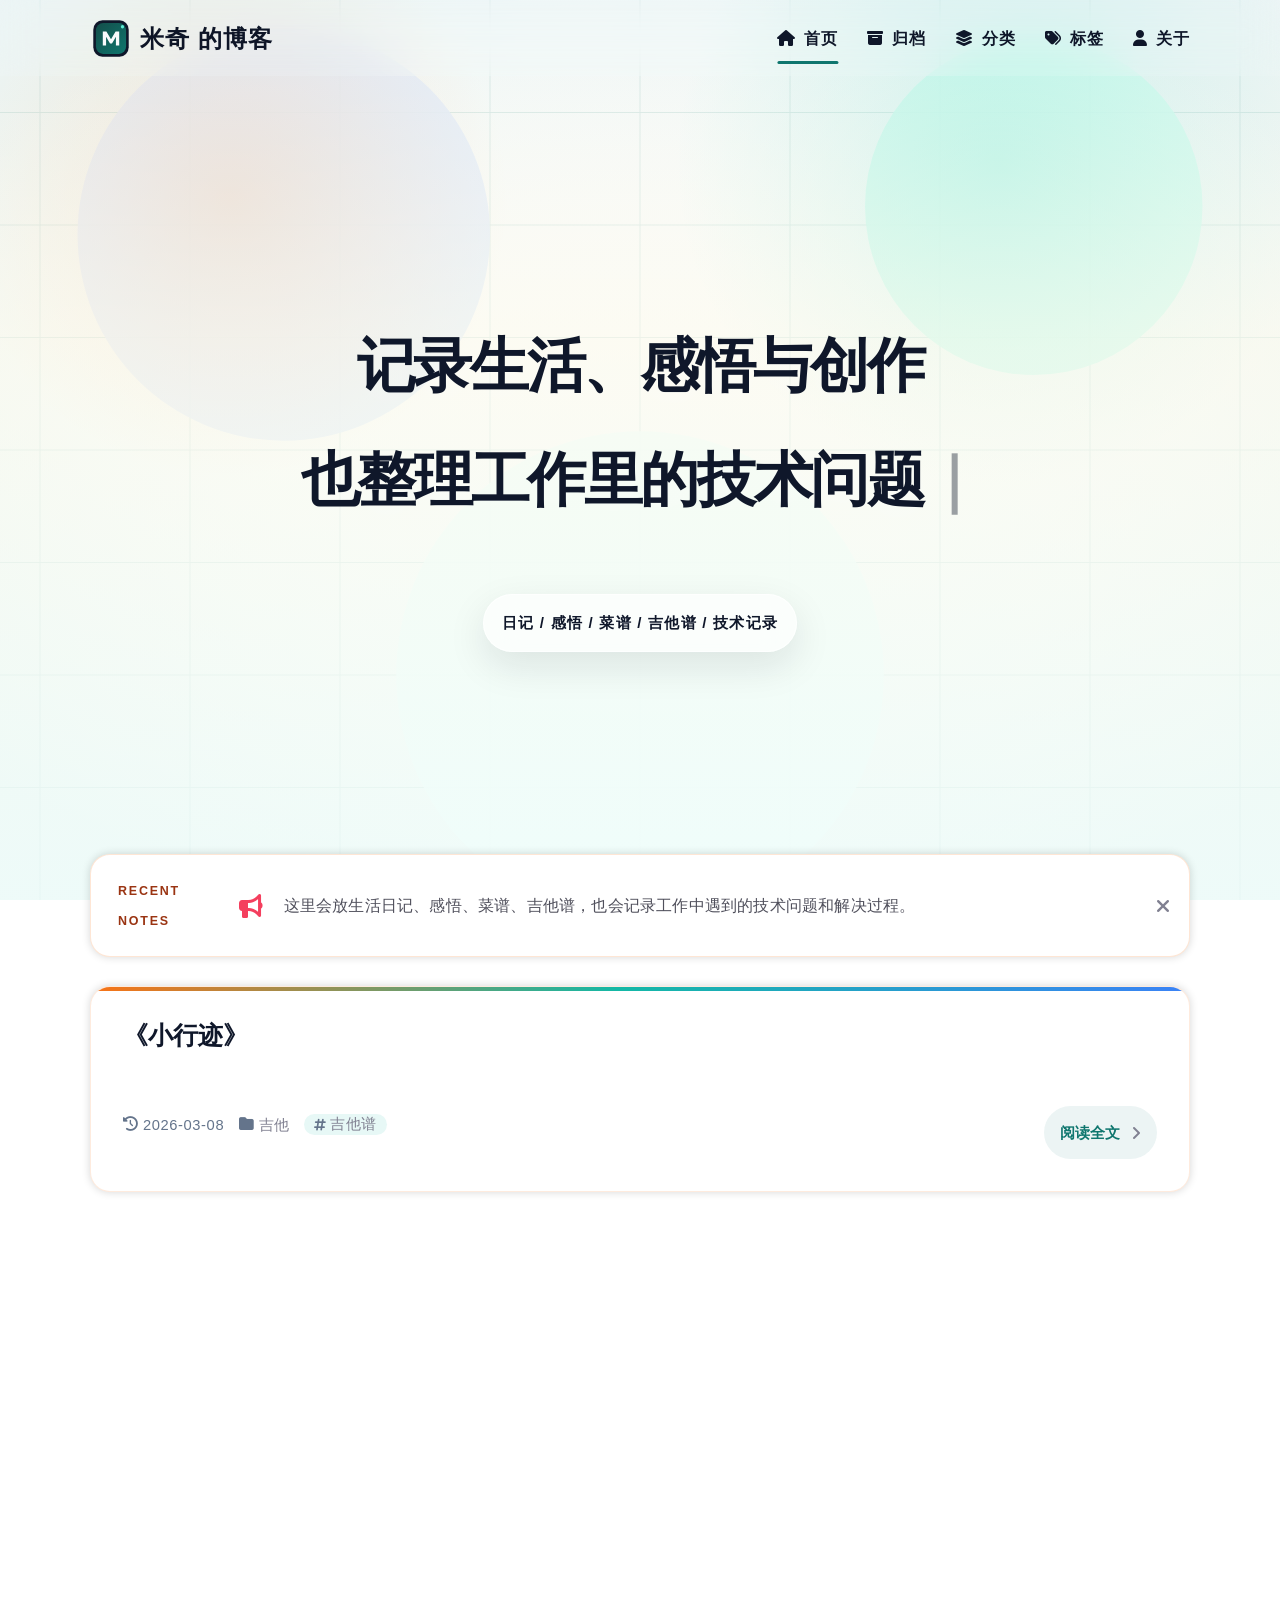
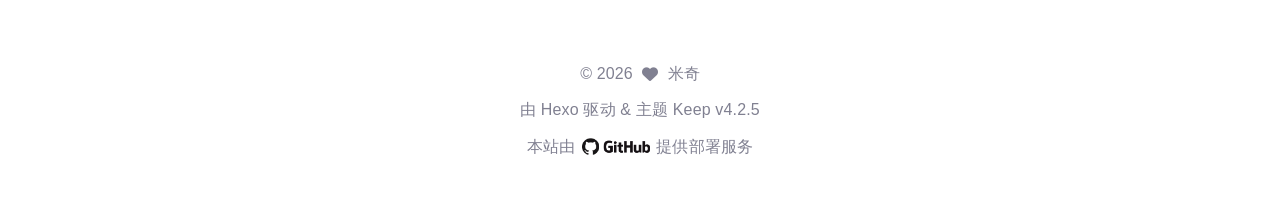
<file: index.html>
<!DOCTYPE html>
<html lang="zh-CN">
<head>
    <meta charset="utf-8">
    <meta name="viewport" content="width=device-width, initial-scale=1, maximum-scale=1">
    <meta name="keywords" content="生活记录,日记,菜谱,吉他谱,技术笔记">
    <meta name="description" content="记录生活日记、感悟、菜谱、吉他谱，以及工作中遇到的技术问题与解决过程。">
    <meta name="author" content="米奇">
    
    <title>
        
        米奇 的博客
    </title>
    
<link rel="stylesheet" href="/css/style.css">

    
        <link rel="shortcut icon" href="/images/site-logo.svg">
    
    
<link rel="stylesheet" href="/font/css/fontawesome.min.css">

    
<link rel="stylesheet" href="/font/css/regular.min.css">

    
<link rel="stylesheet" href="/font/css/solid.min.css">

    
<link rel="stylesheet" href="/font/css/brands.min.css">

    
        
            
        
            
                
<link rel="stylesheet" href="/css/custom.css">

            
        
    
    <script class="keep-theme-configurations">
    const KEEP = window.KEEP || {}
    KEEP.hexo_config = {"hostname":"miqitudou.github.io","root":"/","language":"zh-CN"}
    KEEP.theme_config = {"base_info":{"primary_color":"#0f766e","title":"米奇 的博客","author":"米奇","avatar":"/images/site-avatar.svg","logo":"/images/site-logo.svg","favicon":"/images/site-logo.svg"},"menu":{"home":"/ || fa-solid fa-house","archives":"/archives || fa-solid fa-box-archive","categories":"/categories || fa-solid fa-layer-group","tags":"/tags || fa-solid fa-tags","about":"/about || fa-solid fa-user"},"first_screen":{"enable":true,"background_img":"/images/hero-grid-light.svg","background_img_dark":"/images/hero-grid-dark.svg","description":"记录生活、感悟与创作 || 也整理工作里的技术问题","hitokoto":false},"social_contact":{"enable":false,"links":{"github":null,"weixin":null,"qq":null,"weibo":null,"zhihu":null,"twitter":null,"x":null,"facebook":null,"email":null}},"scroll":{"progress_bar":true,"percent":false,"hide_header":true},"home":{"announcement":"这里会放生活日记、感悟、菜谱、吉他谱，也会记录工作中遇到的技术问题和解决过程。","category":true,"tag":true,"post_datetime":"updated || fa-solid fa-clock-rotate-left","post_datetime_format":"YYYY-MM-DD"},"post":{"author_badge":{"enable":true,"level_badge":false,"custom_badge":"记录者"},"word_count":{"wordcount":false,"min2read":false},"datetime_format":"YYYY-MM-DD","copyright_info":false,"share":false,"reward":{"enable":false,"img_link":null,"text":null,"icon":null}},"code_block":{"tools":{"enable":true,"style":"mac"},"highlight_theme":"obsidian"},"toc":{"enable":true,"number":true,"expand_all":false,"init_open":true,"layout":"right"},"website_count":{"busuanzi_count":{"enable":false,"site_uv":false,"site_pv":false,"page_pv":false}},"local_search":{"enable":false,"preload":false},"comment":{"enable":false,"use":"valine","valine":{"appid":null,"appkey":null,"server_urls":null,"placeholder":null},"gitalk":{"github_id":null,"github_admins":null,"repository":null,"client_id":null,"client_secret":null,"proxy":null},"twikoo":{"env_id":null,"region":null,"version":"1.6.39"},"waline":{"server_url":null,"reaction":false,"version":"3.3.2"},"giscus":{"repo":null,"repo_id":null,"category":"Announcements","category_id":null,"reactions_enabled":false},"artalk":{"server":null},"disqus":{"shortname":null}},"rss":{"enable":false},"lazyload":{"enable":false},"cdn":{"enable":false,"provider":"cdnjs"},"pjax":{"enable":false},"footer":{"since":2026,"word_count":false,"site_deploy":{"enable":true,"provider":"github","url":"https://github.com/miqitudou/miqitudou.github.io"},"record":{"enable":false,"list":[{"code":null,"link":null}]}},"inject":{"enable":true,"css":[null,"/css/custom.css"],"js":[null]},"root":"","source_data":{},"version":"4.2.5"}
    KEEP.language_ago = {"second":"%s 秒前","minute":"%s 分钟前","hour":"%s 小时前","day":"%s 天前","week":"%s 周前","month":"%s 个月前","year":"%s 年前"}
    KEEP.language_code_block = {"copy":"复制代码","copied":"已复制","fold":"折叠代码块","folded":"已折叠"}
    KEEP.language_copy_copyright = {"copy":"复制版权信息","copied":"已复制","title":"原文标题","author":"原文作者","link":"原文链接"}
  </script>
<meta name="generator" content="Hexo 8.1.1"></head>


<body>
<div class="progress-bar-container">
    
        <span class="scroll-progress-bar"></span>
    

    
</div>



<main class="page-container border-box">
    <!-- home first screen  -->
    
        
<div class="first-screen-container border-box flex-center fade-in-down-animation">
    <div class="first-screen-content border-box">
        <div class="top-placeholder border-box"></div>

        <div class="middle-placeholder border-box">
            
                <div class="description border-box">
                    
                        
                            
                                <div class="desc-item border-box"><span class="desc">记录生活、感悟与创作</span><span class="cursor">｜</span></div>
                            
                        
                            
                                <div class="desc-item border-box"><span class="desc">也整理工作里的技术问题</span><span class="cursor">｜</span></div>
                            
                        
                    
                </div>
            

            
        </div>

        <div class="bottom-placeholder border-box">
            
        </div>
    </div>
</div>

    

    <!-- page content -->
    <div class="page-main-content border-box is-home">
        <div class="page-main-content-top">
            
<header class="header-wrapper transparent-1">

    <div class="border-box header-content has-first-screen">
        <div class="left flex-start border-box">
            
                <a class="logo-image border-box" href="/">
                    <img src="/images/site-logo.svg">
                </a>
            
            <a class="site-name border-box" href="/">
               米奇 的博客
            </a>
        </div>

        <div class="right border-box">
            <div class="pc border-box">
                <ul class="menu-list border-box">
                    
                        
                        <li class="menu-item flex-start border-box active">
                            <a class="menu-text-color border-box" href="/">
                                
                                    <i class="menu-text-color menu-icon fa-solid fa-house"></i>
                                
                                首页
                                
                            </a>
                            
                        </li>
                    
                        
                        <li class="menu-item flex-start border-box">
                            <a class="menu-text-color border-box" href="/archives">
                                
                                    <i class="menu-text-color menu-icon fa-solid fa-box-archive"></i>
                                
                                归档
                                
                            </a>
                            
                        </li>
                    
                        
                        <li class="menu-item flex-start border-box">
                            <a class="menu-text-color border-box" href="/categories">
                                
                                    <i class="menu-text-color menu-icon fa-solid fa-layer-group"></i>
                                
                                分类
                                
                            </a>
                            
                        </li>
                    
                        
                        <li class="menu-item flex-start border-box">
                            <a class="menu-text-color border-box" href="/tags">
                                
                                    <i class="menu-text-color menu-icon fa-solid fa-tags"></i>
                                
                                标签
                                
                            </a>
                            
                        </li>
                    
                        
                        <li class="menu-item flex-start border-box">
                            <a class="menu-text-color border-box" href="/about">
                                
                                    <i class="menu-text-color menu-icon fa-solid fa-user"></i>
                                
                                关于
                                
                            </a>
                            
                        </li>
                    
                    
                </ul>
            </div>
            <div class="mobile border-box flex-start">
                
                <div class="icon-item menu-bar">
                    <div class="menu-bar-middle"></div>
                </div>
            </div>
        </div>
    </div>

    <div class="header-drawer">
        <ul class="drawer-menu-list border-box">
            
                
                <li class="drawer-menu-item border-box not-sub-menu active">
                    <label class="drawer-menu-label border-box">
                        <a class="drawer-menu-text-color left-side flex-start border-box" href="/">
                            
                                <span class="menu-icon-wrap border-box flex-center">
                                    <i class="drawer-menu-text-color menu-icon fa-solid fa-house"></i>
                                </span>
                            
                            首页
                        </a>
                        
                    </label>
                    
                </li>
            
                
                <li class="drawer-menu-item border-box not-sub-menu">
                    <label class="drawer-menu-label border-box">
                        <a class="drawer-menu-text-color left-side flex-start border-box" href="/archives">
                            
                                <span class="menu-icon-wrap border-box flex-center">
                                    <i class="drawer-menu-text-color menu-icon fa-solid fa-box-archive"></i>
                                </span>
                            
                            归档
                        </a>
                        
                    </label>
                    
                </li>
            
                
                <li class="drawer-menu-item border-box not-sub-menu">
                    <label class="drawer-menu-label border-box">
                        <a class="drawer-menu-text-color left-side flex-start border-box" href="/categories">
                            
                                <span class="menu-icon-wrap border-box flex-center">
                                    <i class="drawer-menu-text-color menu-icon fa-solid fa-layer-group"></i>
                                </span>
                            
                            分类
                        </a>
                        
                    </label>
                    
                </li>
            
                
                <li class="drawer-menu-item border-box not-sub-menu">
                    <label class="drawer-menu-label border-box">
                        <a class="drawer-menu-text-color left-side flex-start border-box" href="/tags">
                            
                                <span class="menu-icon-wrap border-box flex-center">
                                    <i class="drawer-menu-text-color menu-icon fa-solid fa-tags"></i>
                                </span>
                            
                            标签
                        </a>
                        
                    </label>
                    
                </li>
            
                
                <li class="drawer-menu-item border-box not-sub-menu">
                    <label class="drawer-menu-label border-box">
                        <a class="drawer-menu-text-color left-side flex-start border-box" href="/about">
                            
                                <span class="menu-icon-wrap border-box flex-center">
                                    <i class="drawer-menu-text-color menu-icon fa-solid fa-user"></i>
                                </span>
                            
                            关于
                        </a>
                        
                    </label>
                    
                </li>
            
        </ul>
    </div>

    <div class="window-mask"></div>

</header>


        </div>

        <div class="page-main-content-middle border-box">

            <div class="main-content border-box">
                

                    <div class="home-content-container fade-in-down-animation">
    
        <div class="website-announcement border-box">
            <i class="icon left fa-solid fa-bullhorn"></i>
            <div class="announcement border-box text-ellipsis">
                <p>这里会放生活日记、感悟、菜谱、吉他谱，也会记录工作中遇到的技术问题和解决过程。</p>

            </div>
            <i class="icon right close fa-solid fa-close"></i>
        </div>
    
    <ul class="home-post-list border-box">
        
            <li class="home-post-item">

                

                <div class="home-post-item-bottom border-box">
                    
                    <h3 class="home-post-title border-box">
                        <a href="/2026/03/08/%E3%80%8A%E5%B0%8F%E8%A1%8C%E8%BF%B9%E3%80%8B/">
                            《小行迹》
                        </a>
                    </h3>

                    <div class="home-post-content keep-markdown-body">
                        
                            





                        
                    </div>

                    

<div class="post-meta-info-container border-box home">
    <div class="post-meta-info border-box">
        
            <span class="meta-info-item border-box">
                <i class="icon fa-solid fa-clock-rotate-left"></i>&nbsp;<span class="home-post-history"
                                                                                data-updated="Sun Mar 08 2026 20:10:38 GMT+0800"
                >2026-03-08</span>
            </span>
        

        

        
            <span class="meta-info-item post-category border-box"><i class="icon fas fa-folder"></i>&nbsp;
                <ul class="post-category-ul">
                    
                            <li class="category-item"><a href="/categories/%E5%90%89%E4%BB%96/">吉他</a></li>
                        
                    
                </ul>
            </span>
        

        
            <span class="post-tag meta-info-item border-box">
                <ul class="post-tag-ul">
                    
                            <li class="tag-item"><span class="tag-separator"><i class="icon fas fa-hashtag"></i></span><a href="/tags/%E5%90%89%E4%BB%96%E8%B0%B1/">吉他谱</a></li>
                        
                    
                </ul>
            </span>
        

        
        
        
        
    </div>

    
        <a class="home-read-more" href="/2026/03/08/%E3%80%8A%E5%B0%8F%E8%A1%8C%E8%BF%B9%E3%80%8B/">阅读全文&nbsp;<i class="icon fas fa-angle-right"></i></a>
    
</div>

                </div>
            </li>
        
    </ul>
    



</div>


                
            </div>
        </div>

        <div class="page-main-content-bottom border-box">
            
<footer class="footer border-box">
    <div class="copyright-info info-item">
    &copy;&nbsp;2026
    
            &nbsp;<i class="fas fa-heart icon-animate"></i>&nbsp;&nbsp;<a href="/">米奇</a>
        
    </div>

    <div class="theme-info info-item">
        由&nbsp;<a target="_blank" href="https://hexo.io">Hexo</a>&nbsp;驱动&nbsp;&&nbsp;主题&nbsp;<a class="keep-version" target="_blank" href="https://github.com/XPoet/hexo-theme-keep">Keep</a>
    </div>

    
        
        <div class="deploy-info info-item">
            
                <a target="_blank" rel="nofollow" href="https://github.com/miqitudou/miqitudou.github.io">
            
            本站由 <span class="tooltip" data-tooltip-content="GitHub Pages"><img src="/images/brands/github.png"></span> 提供部署服务
            
                </a>
            
        </div>
    

    

    
</footer>

        </div>
    </div>

    <!-- post tools -->
    

    <!-- side tools -->
    <div class="side-tools">
        <div class="side-tools-container border-box side-tools-show-handle">
    <ul class="side-tools-list side-tools-show-handle border-box">
        <li class="tools-item tool-font-adjust-plus flex-center">
            <i class="fas fa-search-plus"></i>
        </li>

        <li class="tools-item tool-font-adjust-minus flex-center">
            <i class="fas fa-search-minus"></i>
        </li>

        <!-- toggle mode -->
        
            <li class="tools-item tool-toggle-theme-mode flex-center">
                <i class="fas fa-moon"></i>
            </li>
        

        <!-- rss -->
        

        <!-- to bottom -->
        <li class="tools-item tool-scroll-to-bottom flex-center">
            <i class="fas fa-arrow-down"></i>
        </li>
    </ul>

    <ul class="exposed-tools-list border-box">
        

        

        <li class="tools-item tool-toggle-show flex-center">
            <i class="fas fa-cog fa-spin"></i>
        </li>

        <li class="tools-item tool-scroll-to-top flex-center show-arrow">
            <i class="arrow fas fa-arrow-up"></i>
            <span class="percent"></span>
        </li>
    </ul>
</div>

    </div>

    <!-- image mask -->
    <div class="zoom-in-image-mask">
    <img class="zoom-in-image">
</div>


    <!-- local search -->
    

    <!-- tablet toc -->
    
</main>






<!-- common js -->

<script src="/js/utils.js"></script>

<script src="/js/header-shrink.js"></script>

<script src="/js/back2top.js"></script>

<script src="/js/toggle-theme.js"></script>

<script src="/js/code-block.js"></script>

<script src="/js/main.js"></script>

<script src="/js/libs/anime.min.js"></script>


<!-- local search -->


<!-- lazyload -->


<div class="">
    <!-- home page -->
    
        
<script src="/js/page/home-page.js"></script>

    

    <!-- post page -->
    

    <!-- categories page -->
    

    <!-- links page -->
    

    <!-- photos page -->
    

    <!-- tools page -->
    
</div>

<!-- mermaid -->


<!-- pjax -->



    
        
    

</body>
</html>
</file>
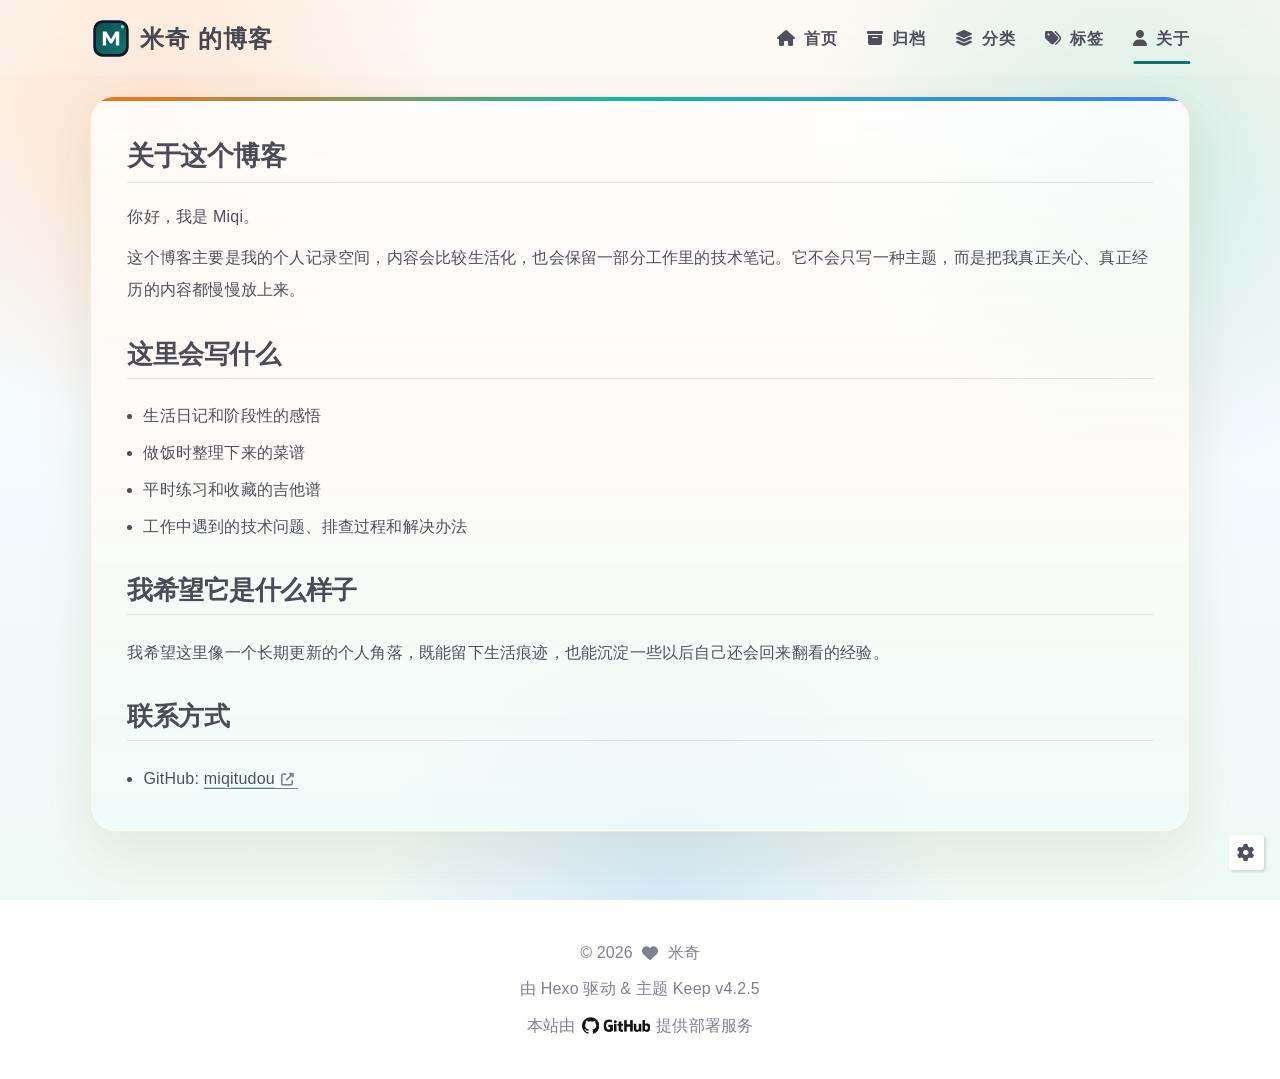
<file: about/index.html>
<!DOCTYPE html>
<html lang="zh-CN">
<head>
    <meta charset="utf-8">
    <meta name="viewport" content="width=device-width, initial-scale=1, maximum-scale=1">
    <meta name="keywords" content="生活记录,日记,菜谱,吉他谱,技术笔记">
    <meta name="description" content="记录生活日记、感悟、菜谱、吉他谱，以及工作中遇到的技术问题与解决过程。">
    <meta name="author" content="米奇">
    
    <title>
        
            关于 |
        
        米奇 的博客
    </title>
    
<link rel="stylesheet" href="/css/style.css">

    
        <link rel="shortcut icon" href="/images/site-logo.svg">
    
    
<link rel="stylesheet" href="/font/css/fontawesome.min.css">

    
<link rel="stylesheet" href="/font/css/regular.min.css">

    
<link rel="stylesheet" href="/font/css/solid.min.css">

    
<link rel="stylesheet" href="/font/css/brands.min.css">

    
        
            
        
            
                
<link rel="stylesheet" href="/css/custom.css">

            
        
    
    <script class="keep-theme-configurations">
    const KEEP = window.KEEP || {}
    KEEP.hexo_config = {"hostname":"miqitudou.github.io","root":"/","language":"zh-CN"}
    KEEP.theme_config = {"base_info":{"primary_color":"#0f766e","title":"米奇 的博客","author":"米奇","avatar":"/images/site-avatar.svg","logo":"/images/site-logo.svg","favicon":"/images/site-logo.svg"},"menu":{"home":"/ || fa-solid fa-house","archives":"/archives || fa-solid fa-box-archive","categories":"/categories || fa-solid fa-layer-group","tags":"/tags || fa-solid fa-tags","about":"/about || fa-solid fa-user"},"first_screen":{"enable":true,"background_img":"/images/hero-grid-light.svg","background_img_dark":"/images/hero-grid-dark.svg","description":"记录生活、感悟与创作 || 也整理工作里的技术问题","hitokoto":false},"social_contact":{"enable":false,"links":{"github":null,"weixin":null,"qq":null,"weibo":null,"zhihu":null,"twitter":null,"x":null,"facebook":null,"email":null}},"scroll":{"progress_bar":true,"percent":false,"hide_header":true},"home":{"announcement":"这里会放生活日记、感悟、菜谱、吉他谱，也会记录工作中遇到的技术问题和解决过程。","category":true,"tag":true,"post_datetime":"updated || fa-solid fa-clock-rotate-left","post_datetime_format":"YYYY-MM-DD"},"post":{"author_badge":{"enable":true,"level_badge":false,"custom_badge":"记录者"},"word_count":{"wordcount":false,"min2read":false},"datetime_format":"YYYY-MM-DD","copyright_info":false,"share":false,"reward":{"enable":false,"img_link":null,"text":null,"icon":null}},"code_block":{"tools":{"enable":true,"style":"mac"},"highlight_theme":"obsidian"},"toc":{"enable":true,"number":true,"expand_all":false,"init_open":true,"layout":"right"},"website_count":{"busuanzi_count":{"enable":false,"site_uv":false,"site_pv":false,"page_pv":false}},"local_search":{"enable":false,"preload":false},"comment":{"enable":false,"use":"valine","valine":{"appid":null,"appkey":null,"server_urls":null,"placeholder":null},"gitalk":{"github_id":null,"github_admins":null,"repository":null,"client_id":null,"client_secret":null,"proxy":null},"twikoo":{"env_id":null,"region":null,"version":"1.6.39"},"waline":{"server_url":null,"reaction":false,"version":"3.3.2"},"giscus":{"repo":null,"repo_id":null,"category":"Announcements","category_id":null,"reactions_enabled":false},"artalk":{"server":null},"disqus":{"shortname":null}},"rss":{"enable":false},"lazyload":{"enable":false},"cdn":{"enable":false,"provider":"cdnjs"},"pjax":{"enable":false},"footer":{"since":2026,"word_count":false,"site_deploy":{"enable":true,"provider":"github","url":"https://github.com/miqitudou/miqitudou.github.io"},"record":{"enable":false,"list":[{"code":null,"link":null}]}},"inject":{"enable":true,"css":[null,"/css/custom.css"],"js":[null]},"root":"","source_data":{},"version":"4.2.5"}
    KEEP.language_ago = {"second":"%s 秒前","minute":"%s 分钟前","hour":"%s 小时前","day":"%s 天前","week":"%s 周前","month":"%s 个月前","year":"%s 年前"}
    KEEP.language_code_block = {"copy":"复制代码","copied":"已复制","fold":"折叠代码块","folded":"已折叠"}
    KEEP.language_copy_copyright = {"copy":"复制版权信息","copied":"已复制","title":"原文标题","author":"原文作者","link":"原文链接"}
  </script>
<meta name="generator" content="Hexo 8.1.1"></head>


<body>
<div class="progress-bar-container">
    
        <span class="scroll-progress-bar"></span>
    

    
</div>



<main class="page-container border-box">
    <!-- home first screen  -->
    

    <!-- page content -->
    <div class="page-main-content border-box">
        <div class="page-main-content-top">
            
<header class="header-wrapper">

    <div class="border-box header-content">
        <div class="left flex-start border-box">
            
                <a class="logo-image border-box" href="/">
                    <img src="/images/site-logo.svg">
                </a>
            
            <a class="site-name border-box" href="/">
               米奇 的博客
            </a>
        </div>

        <div class="right border-box">
            <div class="pc border-box">
                <ul class="menu-list border-box">
                    
                        
                        <li class="menu-item flex-start border-box">
                            <a class="menu-text-color border-box" href="/">
                                
                                    <i class="menu-text-color menu-icon fa-solid fa-house"></i>
                                
                                首页
                                
                            </a>
                            
                        </li>
                    
                        
                        <li class="menu-item flex-start border-box">
                            <a class="menu-text-color border-box" href="/archives">
                                
                                    <i class="menu-text-color menu-icon fa-solid fa-box-archive"></i>
                                
                                归档
                                
                            </a>
                            
                        </li>
                    
                        
                        <li class="menu-item flex-start border-box">
                            <a class="menu-text-color border-box" href="/categories">
                                
                                    <i class="menu-text-color menu-icon fa-solid fa-layer-group"></i>
                                
                                分类
                                
                            </a>
                            
                        </li>
                    
                        
                        <li class="menu-item flex-start border-box">
                            <a class="menu-text-color border-box" href="/tags">
                                
                                    <i class="menu-text-color menu-icon fa-solid fa-tags"></i>
                                
                                标签
                                
                            </a>
                            
                        </li>
                    
                        
                        <li class="menu-item flex-start border-box active">
                            <a class="menu-text-color border-box" href="/about">
                                
                                    <i class="menu-text-color menu-icon fa-solid fa-user"></i>
                                
                                关于
                                
                            </a>
                            
                        </li>
                    
                    
                </ul>
            </div>
            <div class="mobile border-box flex-start">
                
                <div class="icon-item menu-bar">
                    <div class="menu-bar-middle"></div>
                </div>
            </div>
        </div>
    </div>

    <div class="header-drawer">
        <ul class="drawer-menu-list border-box">
            
                
                <li class="drawer-menu-item border-box not-sub-menu">
                    <label class="drawer-menu-label border-box">
                        <a class="drawer-menu-text-color left-side flex-start border-box" href="/">
                            
                                <span class="menu-icon-wrap border-box flex-center">
                                    <i class="drawer-menu-text-color menu-icon fa-solid fa-house"></i>
                                </span>
                            
                            首页
                        </a>
                        
                    </label>
                    
                </li>
            
                
                <li class="drawer-menu-item border-box not-sub-menu">
                    <label class="drawer-menu-label border-box">
                        <a class="drawer-menu-text-color left-side flex-start border-box" href="/archives">
                            
                                <span class="menu-icon-wrap border-box flex-center">
                                    <i class="drawer-menu-text-color menu-icon fa-solid fa-box-archive"></i>
                                </span>
                            
                            归档
                        </a>
                        
                    </label>
                    
                </li>
            
                
                <li class="drawer-menu-item border-box not-sub-menu">
                    <label class="drawer-menu-label border-box">
                        <a class="drawer-menu-text-color left-side flex-start border-box" href="/categories">
                            
                                <span class="menu-icon-wrap border-box flex-center">
                                    <i class="drawer-menu-text-color menu-icon fa-solid fa-layer-group"></i>
                                </span>
                            
                            分类
                        </a>
                        
                    </label>
                    
                </li>
            
                
                <li class="drawer-menu-item border-box not-sub-menu">
                    <label class="drawer-menu-label border-box">
                        <a class="drawer-menu-text-color left-side flex-start border-box" href="/tags">
                            
                                <span class="menu-icon-wrap border-box flex-center">
                                    <i class="drawer-menu-text-color menu-icon fa-solid fa-tags"></i>
                                </span>
                            
                            标签
                        </a>
                        
                    </label>
                    
                </li>
            
                
                <li class="drawer-menu-item border-box not-sub-menu active">
                    <label class="drawer-menu-label border-box">
                        <a class="drawer-menu-text-color left-side flex-start border-box" href="/about">
                            
                                <span class="menu-icon-wrap border-box flex-center">
                                    <i class="drawer-menu-text-color menu-icon fa-solid fa-user"></i>
                                </span>
                            
                            关于
                        </a>
                        
                    </label>
                    
                </li>
            
        </ul>
    </div>

    <div class="window-mask"></div>

</header>


        </div>

        <div class="page-main-content-middle border-box">

            <div class="main-content border-box">
                

                    

<div class="fade-in-down-animation">
    <div class="page-template-container border-box keep-container ">
        <!-- page top -->
        

        <!-- page bottom -->
        <div class="page-template-bottom border-box">
            <!-- use page template -->
            

            <!-- page content -->
            <div class="page-content border-box keep-markdown-body ">
                
                    <h1 id="关于这个博客"><a href="#关于这个博客" class="headerlink" title="关于这个博客"></a>关于这个博客</h1><p>你好，我是 Miqi。</p>
<p>这个博客主要是我的个人记录空间，内容会比较生活化，也会保留一部分工作里的技术笔记。它不会只写一种主题，而是把我真正关心、真正经历的内容都慢慢放上来。</p>
<h2 id="这里会写什么"><a href="#这里会写什么" class="headerlink" title="这里会写什么"></a>这里会写什么</h2><ul>
<li>生活日记和阶段性的感悟</li>
<li>做饭时整理下来的菜谱</li>
<li>平时练习和收藏的吉他谱</li>
<li>工作中遇到的技术问题、排查过程和解决办法</li>
</ul>
<h2 id="我希望它是什么样子"><a href="#我希望它是什么样子" class="headerlink" title="我希望它是什么样子"></a>我希望它是什么样子</h2><p>我希望这里像一个长期更新的个人角落，既能留下生活痕迹，也能沉淀一些以后自己还会回来翻看的经验。</p>
<h2 id="联系方式"><a href="#联系方式" class="headerlink" title="联系方式"></a>联系方式</h2><ul>
<li>GitHub: <a class="link"   target="_blank" rel="noopener" href="https://github.com/miqitudou" >miqitudou<i class="fas fa-external-link-alt"></i></a></li>
</ul>

                
            </div>

            <!-- comment plugin -->
            
        </div>
    </div>
</div>


                
            </div>
        </div>

        <div class="page-main-content-bottom border-box">
            
<footer class="footer border-box">
    <div class="copyright-info info-item">
    &copy;&nbsp;2026
    
            &nbsp;<i class="fas fa-heart icon-animate"></i>&nbsp;&nbsp;<a href="/">米奇</a>
        
    </div>

    <div class="theme-info info-item">
        由&nbsp;<a target="_blank" href="https://hexo.io">Hexo</a>&nbsp;驱动&nbsp;&&nbsp;主题&nbsp;<a class="keep-version" target="_blank" href="https://github.com/XPoet/hexo-theme-keep">Keep</a>
    </div>

    
        
        <div class="deploy-info info-item">
            
                <a target="_blank" rel="nofollow" href="https://github.com/miqitudou/miqitudou.github.io">
            
            本站由 <span class="tooltip" data-tooltip-content="GitHub Pages"><img src="/images/brands/github.png"></span> 提供部署服务
            
                </a>
            
        </div>
    

    

    
</footer>

        </div>
    </div>

    <!-- post tools -->
    

    <!-- side tools -->
    <div class="side-tools">
        <div class="side-tools-container border-box ">
    <ul class="side-tools-list side-tools-show-handle border-box">
        <li class="tools-item tool-font-adjust-plus flex-center">
            <i class="fas fa-search-plus"></i>
        </li>

        <li class="tools-item tool-font-adjust-minus flex-center">
            <i class="fas fa-search-minus"></i>
        </li>

        <!-- toggle mode -->
        
            <li class="tools-item tool-toggle-theme-mode flex-center">
                <i class="fas fa-moon"></i>
            </li>
        

        <!-- rss -->
        

        <!-- to bottom -->
        <li class="tools-item tool-scroll-to-bottom flex-center">
            <i class="fas fa-arrow-down"></i>
        </li>
    </ul>

    <ul class="exposed-tools-list border-box">
        

        

        <li class="tools-item tool-toggle-show flex-center">
            <i class="fas fa-cog fa-spin"></i>
        </li>

        <li class="tools-item tool-scroll-to-top flex-center show-arrow">
            <i class="arrow fas fa-arrow-up"></i>
            <span class="percent"></span>
        </li>
    </ul>
</div>

    </div>

    <!-- image mask -->
    <div class="zoom-in-image-mask">
    <img class="zoom-in-image">
</div>


    <!-- local search -->
    

    <!-- tablet toc -->
    
</main>





<!-- common js -->

<script src="/js/utils.js"></script>

<script src="/js/header-shrink.js"></script>

<script src="/js/back2top.js"></script>

<script src="/js/toggle-theme.js"></script>

<script src="/js/code-block.js"></script>

<script src="/js/main.js"></script>

<script src="/js/libs/anime.min.js"></script>


<!-- local search -->


<!-- lazyload -->


<div class="">
    <!-- home page -->
    

    <!-- post page -->
    

    <!-- categories page -->
    

    <!-- links page -->
    

    <!-- photos page -->
    

    <!-- tools page -->
    
</div>

<!-- mermaid -->


<!-- pjax -->



    
        
    

</body>
</html>
</file>
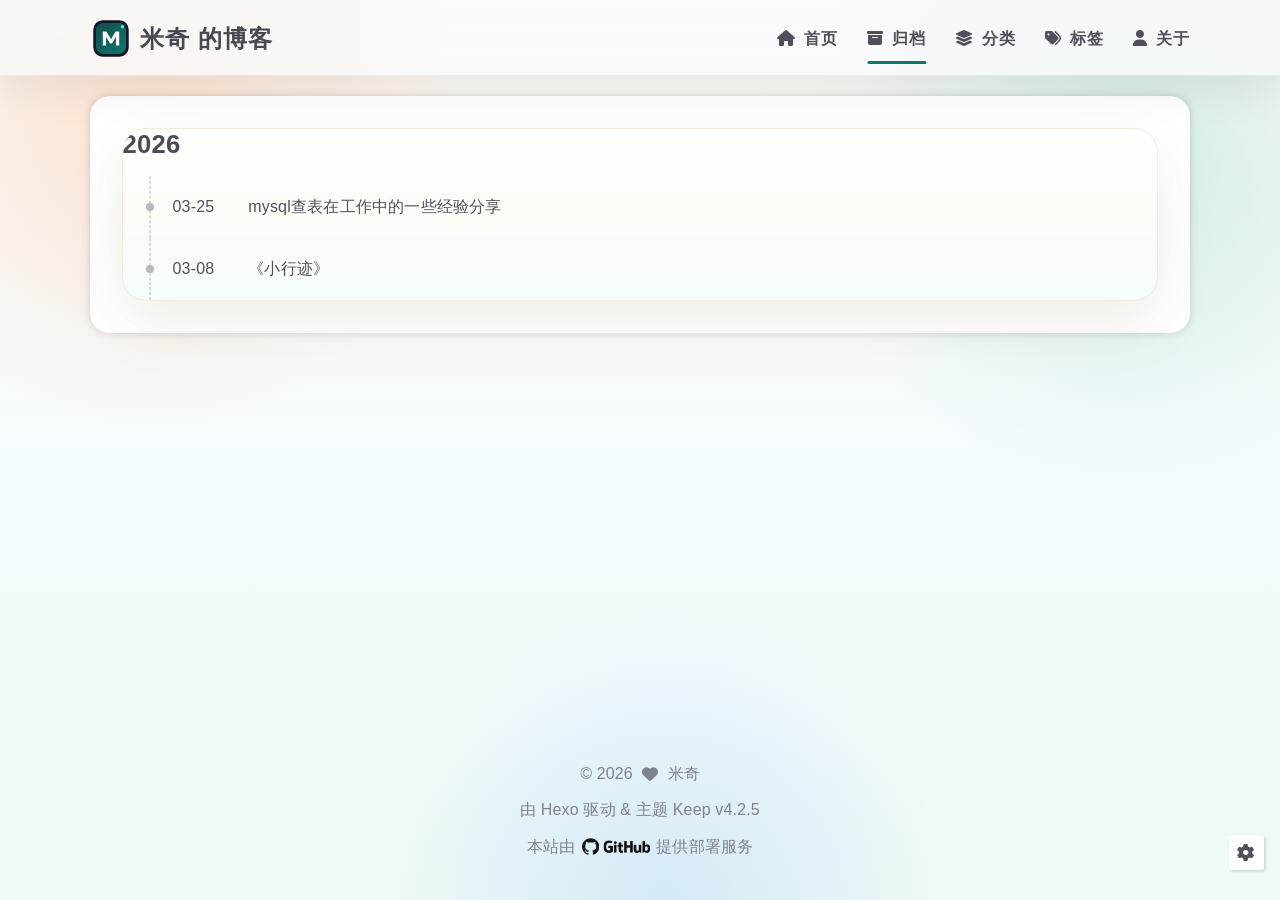
<file: archives/index.html>
<!DOCTYPE html>
<html lang="zh-CN">
<head>
    <meta charset="utf-8">
    <meta name="viewport" content="width=device-width, initial-scale=1, maximum-scale=1">
    <meta name="keywords" content="生活记录,日记,菜谱,吉他谱,技术笔记">
    <meta name="description" content="记录生活日记、感悟、菜谱、吉他谱，以及工作中遇到的技术问题与解决过程。">
    <meta name="author" content="米奇">
    
    <title>
        
            归档 |
        
        米奇 的博客
    </title>
    
<link rel="stylesheet" href="/css/style.css">

    
        <link rel="shortcut icon" href="/images/site-logo.svg">
    
    
<link rel="stylesheet" href="/font/css/fontawesome.min.css">

    
<link rel="stylesheet" href="/font/css/regular.min.css">

    
<link rel="stylesheet" href="/font/css/solid.min.css">

    
<link rel="stylesheet" href="/font/css/brands.min.css">

    
        
            
        
            
                
<link rel="stylesheet" href="/css/custom.css">

            
        
    
    <script class="keep-theme-configurations">
    const KEEP = window.KEEP || {}
    KEEP.hexo_config = {"hostname":"miqitudou.github.io","root":"/","language":"zh-CN"}
    KEEP.theme_config = {"base_info":{"primary_color":"#0f766e","title":"米奇 的博客","author":"米奇","avatar":"/images/site-avatar.svg","logo":"/images/site-logo.svg","favicon":"/images/site-logo.svg"},"menu":{"home":"/ || fa-solid fa-house","archives":"/archives || fa-solid fa-box-archive","categories":"/categories || fa-solid fa-layer-group","tags":"/tags || fa-solid fa-tags","about":"/about || fa-solid fa-user"},"first_screen":{"enable":true,"background_img":"/images/hero-grid-light.svg","background_img_dark":"/images/hero-grid-dark.svg","description":"记录生活、感悟与创作 || 也整理工作里的技术问题","hitokoto":false},"social_contact":{"enable":false,"links":{"github":null,"weixin":null,"qq":null,"weibo":null,"zhihu":null,"twitter":null,"x":null,"facebook":null,"email":null}},"scroll":{"progress_bar":true,"percent":false,"hide_header":true},"home":{"announcement":"这里会放生活日记、感悟、菜谱、吉他谱，也会记录工作中遇到的技术问题和解决过程。","category":true,"tag":true,"post_datetime":"updated || fa-solid fa-clock-rotate-left","post_datetime_format":"YYYY-MM-DD"},"post":{"author_badge":{"enable":true,"level_badge":false,"custom_badge":"记录者"},"word_count":{"wordcount":false,"min2read":false},"datetime_format":"YYYY-MM-DD","copyright_info":false,"share":false,"reward":{"enable":false,"img_link":null,"text":null,"icon":null}},"code_block":{"tools":{"enable":true,"style":"mac"},"highlight_theme":"obsidian"},"toc":{"enable":true,"number":true,"expand_all":false,"init_open":true,"layout":"right"},"website_count":{"busuanzi_count":{"enable":false,"site_uv":false,"site_pv":false,"page_pv":false}},"local_search":{"enable":false,"preload":false},"comment":{"enable":false,"use":"valine","valine":{"appid":null,"appkey":null,"server_urls":null,"placeholder":null},"gitalk":{"github_id":null,"github_admins":null,"repository":null,"client_id":null,"client_secret":null,"proxy":null},"twikoo":{"env_id":null,"region":null,"version":"1.6.39"},"waline":{"server_url":null,"reaction":false,"version":"3.3.2"},"giscus":{"repo":null,"repo_id":null,"category":"Announcements","category_id":null,"reactions_enabled":false},"artalk":{"server":null},"disqus":{"shortname":null}},"rss":{"enable":false},"lazyload":{"enable":false},"cdn":{"enable":false,"provider":"cdnjs"},"pjax":{"enable":false},"footer":{"since":2026,"word_count":false,"site_deploy":{"enable":true,"provider":"github","url":"https://github.com/miqitudou/miqitudou.github.io"},"record":{"enable":false,"list":[{"code":null,"link":null}]}},"inject":{"enable":true,"css":[null,"/css/custom.css"],"js":[null]},"root":"","source_data":{},"version":"4.2.5"}
    KEEP.language_ago = {"second":"%s 秒前","minute":"%s 分钟前","hour":"%s 小时前","day":"%s 天前","week":"%s 周前","month":"%s 个月前","year":"%s 年前"}
    KEEP.language_code_block = {"copy":"复制代码","copied":"已复制","fold":"折叠代码块","folded":"已折叠"}
    KEEP.language_copy_copyright = {"copy":"复制版权信息","copied":"已复制","title":"原文标题","author":"原文作者","link":"原文链接"}
  </script>
<meta name="generator" content="Hexo 8.1.1"></head>


<body>
<div class="progress-bar-container">
    
        <span class="scroll-progress-bar"></span>
    

    
</div>



<main class="page-container border-box">
    <!-- home first screen  -->
    

    <!-- page content -->
    <div class="page-main-content border-box">
        <div class="page-main-content-top">
            
<header class="header-wrapper">

    <div class="border-box header-content">
        <div class="left flex-start border-box">
            
                <a class="logo-image border-box" href="/">
                    <img src="/images/site-logo.svg">
                </a>
            
            <a class="site-name border-box" href="/">
               米奇 的博客
            </a>
        </div>

        <div class="right border-box">
            <div class="pc border-box">
                <ul class="menu-list border-box">
                    
                        
                        <li class="menu-item flex-start border-box">
                            <a class="menu-text-color border-box" href="/">
                                
                                    <i class="menu-text-color menu-icon fa-solid fa-house"></i>
                                
                                首页
                                
                            </a>
                            
                        </li>
                    
                        
                        <li class="menu-item flex-start border-box active">
                            <a class="menu-text-color border-box" href="/archives">
                                
                                    <i class="menu-text-color menu-icon fa-solid fa-box-archive"></i>
                                
                                归档
                                
                            </a>
                            
                        </li>
                    
                        
                        <li class="menu-item flex-start border-box">
                            <a class="menu-text-color border-box" href="/categories">
                                
                                    <i class="menu-text-color menu-icon fa-solid fa-layer-group"></i>
                                
                                分类
                                
                            </a>
                            
                        </li>
                    
                        
                        <li class="menu-item flex-start border-box">
                            <a class="menu-text-color border-box" href="/tags">
                                
                                    <i class="menu-text-color menu-icon fa-solid fa-tags"></i>
                                
                                标签
                                
                            </a>
                            
                        </li>
                    
                        
                        <li class="menu-item flex-start border-box">
                            <a class="menu-text-color border-box" href="/about">
                                
                                    <i class="menu-text-color menu-icon fa-solid fa-user"></i>
                                
                                关于
                                
                            </a>
                            
                        </li>
                    
                    
                </ul>
            </div>
            <div class="mobile border-box flex-start">
                
                <div class="icon-item menu-bar">
                    <div class="menu-bar-middle"></div>
                </div>
            </div>
        </div>
    </div>

    <div class="header-drawer">
        <ul class="drawer-menu-list border-box">
            
                
                <li class="drawer-menu-item border-box not-sub-menu">
                    <label class="drawer-menu-label border-box">
                        <a class="drawer-menu-text-color left-side flex-start border-box" href="/">
                            
                                <span class="menu-icon-wrap border-box flex-center">
                                    <i class="drawer-menu-text-color menu-icon fa-solid fa-house"></i>
                                </span>
                            
                            首页
                        </a>
                        
                    </label>
                    
                </li>
            
                
                <li class="drawer-menu-item border-box not-sub-menu active">
                    <label class="drawer-menu-label border-box">
                        <a class="drawer-menu-text-color left-side flex-start border-box" href="/archives">
                            
                                <span class="menu-icon-wrap border-box flex-center">
                                    <i class="drawer-menu-text-color menu-icon fa-solid fa-box-archive"></i>
                                </span>
                            
                            归档
                        </a>
                        
                    </label>
                    
                </li>
            
                
                <li class="drawer-menu-item border-box not-sub-menu">
                    <label class="drawer-menu-label border-box">
                        <a class="drawer-menu-text-color left-side flex-start border-box" href="/categories">
                            
                                <span class="menu-icon-wrap border-box flex-center">
                                    <i class="drawer-menu-text-color menu-icon fa-solid fa-layer-group"></i>
                                </span>
                            
                            分类
                        </a>
                        
                    </label>
                    
                </li>
            
                
                <li class="drawer-menu-item border-box not-sub-menu">
                    <label class="drawer-menu-label border-box">
                        <a class="drawer-menu-text-color left-side flex-start border-box" href="/tags">
                            
                                <span class="menu-icon-wrap border-box flex-center">
                                    <i class="drawer-menu-text-color menu-icon fa-solid fa-tags"></i>
                                </span>
                            
                            标签
                        </a>
                        
                    </label>
                    
                </li>
            
                
                <li class="drawer-menu-item border-box not-sub-menu">
                    <label class="drawer-menu-label border-box">
                        <a class="drawer-menu-text-color left-side flex-start border-box" href="/about">
                            
                                <span class="menu-icon-wrap border-box flex-center">
                                    <i class="drawer-menu-text-color menu-icon fa-solid fa-user"></i>
                                </span>
                            
                            关于
                        </a>
                        
                    </label>
                    
                </li>
            
        </ul>
    </div>

    <div class="window-mask"></div>

</header>


        </div>

        <div class="page-main-content-middle border-box">

            <div class="main-content border-box">
                

                    <div class="fade-in-down-animation">
    <div class="archives-container">
        <div class="archives-timeline border-box">
            
<div class="archive-list-container border-box">
    
        <section class="archive-item border-box">
            <div class="archive-item-header border-box">
                <span class="archive-year">2026</span>
            </div>
            <ul class="archive-item-body border-box">
                
                    <li class="post-item border-box">
                        <span class="starting-point border-box flex-center"></span>
                        <span class="post-date border-box">03-25</span>
                        <a class="post-title border-box text-ellipsis"
                           href="/2026/03/25/mysql%E6%9F%A5%E8%A1%A8%E5%9C%A8%E5%B7%A5%E4%BD%9C%E4%B8%AD%E7%9A%84%E4%B8%80%E4%BA%9B%E7%BB%8F%E9%AA%8C%E5%88%86%E4%BA%AB/"
                        >mysql查表在工作中的一些经验分享</a>
                    </li>
                
                    <li class="post-item border-box">
                        <span class="starting-point border-box flex-center"></span>
                        <span class="post-date border-box">03-08</span>
                        <a class="post-title border-box text-ellipsis"
                           href="/2026/03/08/%E3%80%8A%E5%B0%8F%E8%A1%8C%E8%BF%B9%E3%80%8B/"
                        >《小行迹》</a>
                    </li>
                
            </ul>
        </section>
    
</div>

        </div>
    </div>
    



</div>


                
            </div>
        </div>

        <div class="page-main-content-bottom border-box">
            
<footer class="footer border-box">
    <div class="copyright-info info-item">
    &copy;&nbsp;2026
    
            &nbsp;<i class="fas fa-heart icon-animate"></i>&nbsp;&nbsp;<a href="/">米奇</a>
        
    </div>

    <div class="theme-info info-item">
        由&nbsp;<a target="_blank" href="https://hexo.io">Hexo</a>&nbsp;驱动&nbsp;&&nbsp;主题&nbsp;<a class="keep-version" target="_blank" href="https://github.com/XPoet/hexo-theme-keep">Keep</a>
    </div>

    
        
        <div class="deploy-info info-item">
            
                <a target="_blank" rel="nofollow" href="https://github.com/miqitudou/miqitudou.github.io">
            
            本站由 <span class="tooltip" data-tooltip-content="GitHub Pages"><img src="/images/brands/github.png"></span> 提供部署服务
            
                </a>
            
        </div>
    

    

    
</footer>

        </div>
    </div>

    <!-- post tools -->
    

    <!-- side tools -->
    <div class="side-tools">
        <div class="side-tools-container border-box ">
    <ul class="side-tools-list side-tools-show-handle border-box">
        <li class="tools-item tool-font-adjust-plus flex-center">
            <i class="fas fa-search-plus"></i>
        </li>

        <li class="tools-item tool-font-adjust-minus flex-center">
            <i class="fas fa-search-minus"></i>
        </li>

        <!-- toggle mode -->
        
            <li class="tools-item tool-toggle-theme-mode flex-center">
                <i class="fas fa-moon"></i>
            </li>
        

        <!-- rss -->
        

        <!-- to bottom -->
        <li class="tools-item tool-scroll-to-bottom flex-center">
            <i class="fas fa-arrow-down"></i>
        </li>
    </ul>

    <ul class="exposed-tools-list border-box">
        

        

        <li class="tools-item tool-toggle-show flex-center">
            <i class="fas fa-cog fa-spin"></i>
        </li>

        <li class="tools-item tool-scroll-to-top flex-center show-arrow">
            <i class="arrow fas fa-arrow-up"></i>
            <span class="percent"></span>
        </li>
    </ul>
</div>

    </div>

    <!-- image mask -->
    <div class="zoom-in-image-mask">
    <img class="zoom-in-image">
</div>


    <!-- local search -->
    

    <!-- tablet toc -->
    
</main>






<!-- common js -->

<script src="/js/utils.js"></script>

<script src="/js/header-shrink.js"></script>

<script src="/js/back2top.js"></script>

<script src="/js/toggle-theme.js"></script>

<script src="/js/code-block.js"></script>

<script src="/js/main.js"></script>

<script src="/js/libs/anime.min.js"></script>


<!-- local search -->


<!-- lazyload -->


<div class="">
    <!-- home page -->
    

    <!-- post page -->
    

    <!-- categories page -->
    

    <!-- links page -->
    

    <!-- photos page -->
    

    <!-- tools page -->
    
</div>

<!-- mermaid -->


<!-- pjax -->



    
        
    

</body>
</html>
</file>
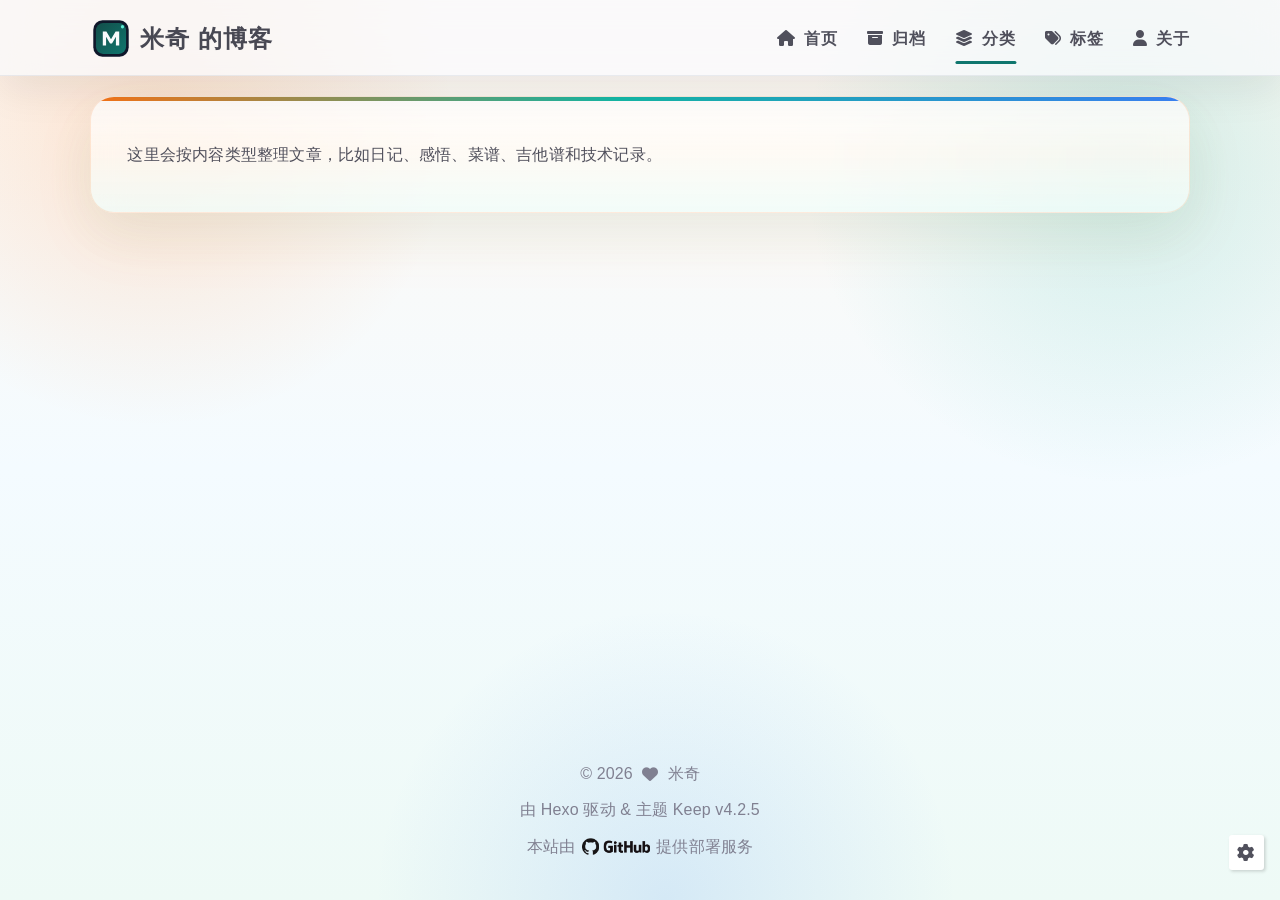
<file: categories/index.html>
<!DOCTYPE html>
<html lang="zh-CN">
<head>
    <meta charset="utf-8">
    <meta name="viewport" content="width=device-width, initial-scale=1, maximum-scale=1">
    <meta name="keywords" content="生活记录,日记,菜谱,吉他谱,技术笔记">
    <meta name="description" content="记录生活日记、感悟、菜谱、吉他谱，以及工作中遇到的技术问题与解决过程。">
    <meta name="author" content="米奇">
    
    <title>
        
            分类 |
        
        米奇 的博客
    </title>
    
<link rel="stylesheet" href="/css/style.css">

    
        <link rel="shortcut icon" href="/images/site-logo.svg">
    
    
<link rel="stylesheet" href="/font/css/fontawesome.min.css">

    
<link rel="stylesheet" href="/font/css/regular.min.css">

    
<link rel="stylesheet" href="/font/css/solid.min.css">

    
<link rel="stylesheet" href="/font/css/brands.min.css">

    
        
            
        
            
                
<link rel="stylesheet" href="/css/custom.css">

            
        
    
    <script class="keep-theme-configurations">
    const KEEP = window.KEEP || {}
    KEEP.hexo_config = {"hostname":"miqitudou.github.io","root":"/","language":"zh-CN"}
    KEEP.theme_config = {"base_info":{"primary_color":"#0f766e","title":"米奇 的博客","author":"米奇","avatar":"/images/site-avatar.svg","logo":"/images/site-logo.svg","favicon":"/images/site-logo.svg"},"menu":{"home":"/ || fa-solid fa-house","archives":"/archives || fa-solid fa-box-archive","categories":"/categories || fa-solid fa-layer-group","tags":"/tags || fa-solid fa-tags","about":"/about || fa-solid fa-user"},"first_screen":{"enable":true,"background_img":"/images/hero-grid-light.svg","background_img_dark":"/images/hero-grid-dark.svg","description":"记录生活、感悟与创作 || 也整理工作里的技术问题","hitokoto":false},"social_contact":{"enable":false,"links":{"github":null,"weixin":null,"qq":null,"weibo":null,"zhihu":null,"twitter":null,"x":null,"facebook":null,"email":null}},"scroll":{"progress_bar":true,"percent":false,"hide_header":true},"home":{"announcement":"这里会放生活日记、感悟、菜谱、吉他谱，也会记录工作中遇到的技术问题和解决过程。","category":true,"tag":true,"post_datetime":"updated || fa-solid fa-clock-rotate-left","post_datetime_format":"YYYY-MM-DD"},"post":{"author_badge":{"enable":true,"level_badge":false,"custom_badge":"记录者"},"word_count":{"wordcount":false,"min2read":false},"datetime_format":"YYYY-MM-DD","copyright_info":false,"share":false,"reward":{"enable":false,"img_link":null,"text":null,"icon":null}},"code_block":{"tools":{"enable":true,"style":"mac"},"highlight_theme":"obsidian"},"toc":{"enable":true,"number":true,"expand_all":false,"init_open":true,"layout":"right"},"website_count":{"busuanzi_count":{"enable":false,"site_uv":false,"site_pv":false,"page_pv":false}},"local_search":{"enable":false,"preload":false},"comment":{"enable":false,"use":"valine","valine":{"appid":null,"appkey":null,"server_urls":null,"placeholder":null},"gitalk":{"github_id":null,"github_admins":null,"repository":null,"client_id":null,"client_secret":null,"proxy":null},"twikoo":{"env_id":null,"region":null,"version":"1.6.39"},"waline":{"server_url":null,"reaction":false,"version":"3.3.2"},"giscus":{"repo":null,"repo_id":null,"category":"Announcements","category_id":null,"reactions_enabled":false},"artalk":{"server":null},"disqus":{"shortname":null}},"rss":{"enable":false},"lazyload":{"enable":false},"cdn":{"enable":false,"provider":"cdnjs"},"pjax":{"enable":false},"footer":{"since":2026,"word_count":false,"site_deploy":{"enable":true,"provider":"github","url":"https://github.com/miqitudou/miqitudou.github.io"},"record":{"enable":false,"list":[{"code":null,"link":null}]}},"inject":{"enable":true,"css":[null,"/css/custom.css"],"js":[null]},"root":"","source_data":{},"version":"4.2.5"}
    KEEP.language_ago = {"second":"%s 秒前","minute":"%s 分钟前","hour":"%s 小时前","day":"%s 天前","week":"%s 周前","month":"%s 个月前","year":"%s 年前"}
    KEEP.language_code_block = {"copy":"复制代码","copied":"已复制","fold":"折叠代码块","folded":"已折叠"}
    KEEP.language_copy_copyright = {"copy":"复制版权信息","copied":"已复制","title":"原文标题","author":"原文作者","link":"原文链接"}
  </script>
<meta name="generator" content="Hexo 8.1.1"></head>


<body>
<div class="progress-bar-container">
    
        <span class="scroll-progress-bar"></span>
    

    
</div>



<main class="page-container border-box">
    <!-- home first screen  -->
    

    <!-- page content -->
    <div class="page-main-content border-box">
        <div class="page-main-content-top">
            
<header class="header-wrapper">

    <div class="border-box header-content">
        <div class="left flex-start border-box">
            
                <a class="logo-image border-box" href="/">
                    <img src="/images/site-logo.svg">
                </a>
            
            <a class="site-name border-box" href="/">
               米奇 的博客
            </a>
        </div>

        <div class="right border-box">
            <div class="pc border-box">
                <ul class="menu-list border-box">
                    
                        
                        <li class="menu-item flex-start border-box">
                            <a class="menu-text-color border-box" href="/">
                                
                                    <i class="menu-text-color menu-icon fa-solid fa-house"></i>
                                
                                首页
                                
                            </a>
                            
                        </li>
                    
                        
                        <li class="menu-item flex-start border-box">
                            <a class="menu-text-color border-box" href="/archives">
                                
                                    <i class="menu-text-color menu-icon fa-solid fa-box-archive"></i>
                                
                                归档
                                
                            </a>
                            
                        </li>
                    
                        
                        <li class="menu-item flex-start border-box active">
                            <a class="menu-text-color border-box" href="/categories">
                                
                                    <i class="menu-text-color menu-icon fa-solid fa-layer-group"></i>
                                
                                分类
                                
                            </a>
                            
                        </li>
                    
                        
                        <li class="menu-item flex-start border-box">
                            <a class="menu-text-color border-box" href="/tags">
                                
                                    <i class="menu-text-color menu-icon fa-solid fa-tags"></i>
                                
                                标签
                                
                            </a>
                            
                        </li>
                    
                        
                        <li class="menu-item flex-start border-box">
                            <a class="menu-text-color border-box" href="/about">
                                
                                    <i class="menu-text-color menu-icon fa-solid fa-user"></i>
                                
                                关于
                                
                            </a>
                            
                        </li>
                    
                    
                </ul>
            </div>
            <div class="mobile border-box flex-start">
                
                <div class="icon-item menu-bar">
                    <div class="menu-bar-middle"></div>
                </div>
            </div>
        </div>
    </div>

    <div class="header-drawer">
        <ul class="drawer-menu-list border-box">
            
                
                <li class="drawer-menu-item border-box not-sub-menu">
                    <label class="drawer-menu-label border-box">
                        <a class="drawer-menu-text-color left-side flex-start border-box" href="/">
                            
                                <span class="menu-icon-wrap border-box flex-center">
                                    <i class="drawer-menu-text-color menu-icon fa-solid fa-house"></i>
                                </span>
                            
                            首页
                        </a>
                        
                    </label>
                    
                </li>
            
                
                <li class="drawer-menu-item border-box not-sub-menu">
                    <label class="drawer-menu-label border-box">
                        <a class="drawer-menu-text-color left-side flex-start border-box" href="/archives">
                            
                                <span class="menu-icon-wrap border-box flex-center">
                                    <i class="drawer-menu-text-color menu-icon fa-solid fa-box-archive"></i>
                                </span>
                            
                            归档
                        </a>
                        
                    </label>
                    
                </li>
            
                
                <li class="drawer-menu-item border-box not-sub-menu active">
                    <label class="drawer-menu-label border-box">
                        <a class="drawer-menu-text-color left-side flex-start border-box" href="/categories">
                            
                                <span class="menu-icon-wrap border-box flex-center">
                                    <i class="drawer-menu-text-color menu-icon fa-solid fa-layer-group"></i>
                                </span>
                            
                            分类
                        </a>
                        
                    </label>
                    
                </li>
            
                
                <li class="drawer-menu-item border-box not-sub-menu">
                    <label class="drawer-menu-label border-box">
                        <a class="drawer-menu-text-color left-side flex-start border-box" href="/tags">
                            
                                <span class="menu-icon-wrap border-box flex-center">
                                    <i class="drawer-menu-text-color menu-icon fa-solid fa-tags"></i>
                                </span>
                            
                            标签
                        </a>
                        
                    </label>
                    
                </li>
            
                
                <li class="drawer-menu-item border-box not-sub-menu">
                    <label class="drawer-menu-label border-box">
                        <a class="drawer-menu-text-color left-side flex-start border-box" href="/about">
                            
                                <span class="menu-icon-wrap border-box flex-center">
                                    <i class="drawer-menu-text-color menu-icon fa-solid fa-user"></i>
                                </span>
                            
                            关于
                        </a>
                        
                    </label>
                    
                </li>
            
        </ul>
    </div>

    <div class="window-mask"></div>

</header>


        </div>

        <div class="page-main-content-middle border-box">

            <div class="main-content border-box">
                

                    

<div class="fade-in-down-animation">
    <div class="page-template-container border-box keep-container ">
        <!-- page top -->
        

        <!-- page bottom -->
        <div class="page-template-bottom border-box">
            <!-- use page template -->
            

            <!-- page content -->
            <div class="page-content border-box keep-markdown-body ">
                
                    <p>这里会按内容类型整理文章，比如日记、感悟、菜谱、吉他谱和技术记录。</p>

                
            </div>

            <!-- comment plugin -->
            
        </div>
    </div>
</div>


                
            </div>
        </div>

        <div class="page-main-content-bottom border-box">
            
<footer class="footer border-box">
    <div class="copyright-info info-item">
    &copy;&nbsp;2026
    
            &nbsp;<i class="fas fa-heart icon-animate"></i>&nbsp;&nbsp;<a href="/">米奇</a>
        
    </div>

    <div class="theme-info info-item">
        由&nbsp;<a target="_blank" href="https://hexo.io">Hexo</a>&nbsp;驱动&nbsp;&&nbsp;主题&nbsp;<a class="keep-version" target="_blank" href="https://github.com/XPoet/hexo-theme-keep">Keep</a>
    </div>

    
        
        <div class="deploy-info info-item">
            
                <a target="_blank" rel="nofollow" href="https://github.com/miqitudou/miqitudou.github.io">
            
            本站由 <span class="tooltip" data-tooltip-content="GitHub Pages"><img src="/images/brands/github.png"></span> 提供部署服务
            
                </a>
            
        </div>
    

    

    
</footer>

        </div>
    </div>

    <!-- post tools -->
    

    <!-- side tools -->
    <div class="side-tools">
        <div class="side-tools-container border-box ">
    <ul class="side-tools-list side-tools-show-handle border-box">
        <li class="tools-item tool-font-adjust-plus flex-center">
            <i class="fas fa-search-plus"></i>
        </li>

        <li class="tools-item tool-font-adjust-minus flex-center">
            <i class="fas fa-search-minus"></i>
        </li>

        <!-- toggle mode -->
        
            <li class="tools-item tool-toggle-theme-mode flex-center">
                <i class="fas fa-moon"></i>
            </li>
        

        <!-- rss -->
        

        <!-- to bottom -->
        <li class="tools-item tool-scroll-to-bottom flex-center">
            <i class="fas fa-arrow-down"></i>
        </li>
    </ul>

    <ul class="exposed-tools-list border-box">
        

        

        <li class="tools-item tool-toggle-show flex-center">
            <i class="fas fa-cog fa-spin"></i>
        </li>

        <li class="tools-item tool-scroll-to-top flex-center show-arrow">
            <i class="arrow fas fa-arrow-up"></i>
            <span class="percent"></span>
        </li>
    </ul>
</div>

    </div>

    <!-- image mask -->
    <div class="zoom-in-image-mask">
    <img class="zoom-in-image">
</div>


    <!-- local search -->
    

    <!-- tablet toc -->
    
</main>





<!-- common js -->

<script src="/js/utils.js"></script>

<script src="/js/header-shrink.js"></script>

<script src="/js/back2top.js"></script>

<script src="/js/toggle-theme.js"></script>

<script src="/js/code-block.js"></script>

<script src="/js/main.js"></script>

<script src="/js/libs/anime.min.js"></script>


<!-- local search -->


<!-- lazyload -->


<div class="">
    <!-- home page -->
    

    <!-- post page -->
    

    <!-- categories page -->
    
        
<script src="/js/page/category-page.js"></script>

    

    <!-- links page -->
    

    <!-- photos page -->
    

    <!-- tools page -->
    
</div>

<!-- mermaid -->


<!-- pjax -->



    
        
    

</body>
</html>
</file>
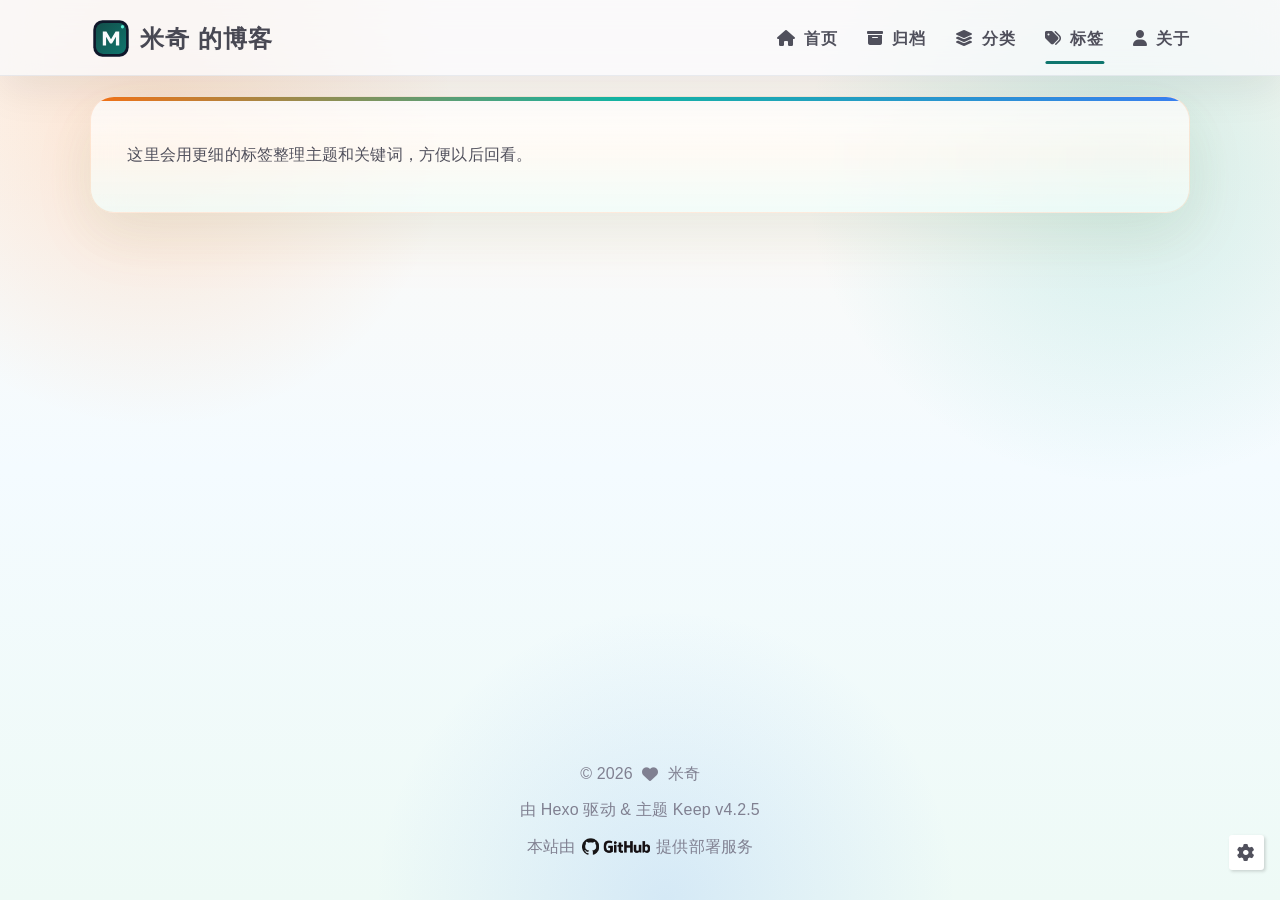
<file: tags/index.html>
<!DOCTYPE html>
<html lang="zh-CN">
<head>
    <meta charset="utf-8">
    <meta name="viewport" content="width=device-width, initial-scale=1, maximum-scale=1">
    <meta name="keywords" content="生活记录,日记,菜谱,吉他谱,技术笔记">
    <meta name="description" content="记录生活日记、感悟、菜谱、吉他谱，以及工作中遇到的技术问题与解决过程。">
    <meta name="author" content="米奇">
    
    <title>
        
            标签 |
        
        米奇 的博客
    </title>
    
<link rel="stylesheet" href="/css/style.css">

    
        <link rel="shortcut icon" href="/images/site-logo.svg">
    
    
<link rel="stylesheet" href="/font/css/fontawesome.min.css">

    
<link rel="stylesheet" href="/font/css/regular.min.css">

    
<link rel="stylesheet" href="/font/css/solid.min.css">

    
<link rel="stylesheet" href="/font/css/brands.min.css">

    
        
            
        
            
                
<link rel="stylesheet" href="/css/custom.css">

            
        
    
    <script class="keep-theme-configurations">
    const KEEP = window.KEEP || {}
    KEEP.hexo_config = {"hostname":"miqitudou.github.io","root":"/","language":"zh-CN"}
    KEEP.theme_config = {"base_info":{"primary_color":"#0f766e","title":"米奇 的博客","author":"米奇","avatar":"/images/site-avatar.svg","logo":"/images/site-logo.svg","favicon":"/images/site-logo.svg"},"menu":{"home":"/ || fa-solid fa-house","archives":"/archives || fa-solid fa-box-archive","categories":"/categories || fa-solid fa-layer-group","tags":"/tags || fa-solid fa-tags","about":"/about || fa-solid fa-user"},"first_screen":{"enable":true,"background_img":"/images/hero-grid-light.svg","background_img_dark":"/images/hero-grid-dark.svg","description":"记录生活、感悟与创作 || 也整理工作里的技术问题","hitokoto":false},"social_contact":{"enable":false,"links":{"github":null,"weixin":null,"qq":null,"weibo":null,"zhihu":null,"twitter":null,"x":null,"facebook":null,"email":null}},"scroll":{"progress_bar":true,"percent":false,"hide_header":true},"home":{"announcement":"这里会放生活日记、感悟、菜谱、吉他谱，也会记录工作中遇到的技术问题和解决过程。","category":true,"tag":true,"post_datetime":"updated || fa-solid fa-clock-rotate-left","post_datetime_format":"YYYY-MM-DD"},"post":{"author_badge":{"enable":true,"level_badge":false,"custom_badge":"记录者"},"word_count":{"wordcount":false,"min2read":false},"datetime_format":"YYYY-MM-DD","copyright_info":false,"share":false,"reward":{"enable":false,"img_link":null,"text":null,"icon":null}},"code_block":{"tools":{"enable":true,"style":"mac"},"highlight_theme":"obsidian"},"toc":{"enable":true,"number":true,"expand_all":false,"init_open":true,"layout":"right"},"website_count":{"busuanzi_count":{"enable":false,"site_uv":false,"site_pv":false,"page_pv":false}},"local_search":{"enable":false,"preload":false},"comment":{"enable":false,"use":"valine","valine":{"appid":null,"appkey":null,"server_urls":null,"placeholder":null},"gitalk":{"github_id":null,"github_admins":null,"repository":null,"client_id":null,"client_secret":null,"proxy":null},"twikoo":{"env_id":null,"region":null,"version":"1.6.39"},"waline":{"server_url":null,"reaction":false,"version":"3.3.2"},"giscus":{"repo":null,"repo_id":null,"category":"Announcements","category_id":null,"reactions_enabled":false},"artalk":{"server":null},"disqus":{"shortname":null}},"rss":{"enable":false},"lazyload":{"enable":false},"cdn":{"enable":false,"provider":"cdnjs"},"pjax":{"enable":false},"footer":{"since":2026,"word_count":false,"site_deploy":{"enable":true,"provider":"github","url":"https://github.com/miqitudou/miqitudou.github.io"},"record":{"enable":false,"list":[{"code":null,"link":null}]}},"inject":{"enable":true,"css":[null,"/css/custom.css"],"js":[null]},"root":"","source_data":{},"version":"4.2.5"}
    KEEP.language_ago = {"second":"%s 秒前","minute":"%s 分钟前","hour":"%s 小时前","day":"%s 天前","week":"%s 周前","month":"%s 个月前","year":"%s 年前"}
    KEEP.language_code_block = {"copy":"复制代码","copied":"已复制","fold":"折叠代码块","folded":"已折叠"}
    KEEP.language_copy_copyright = {"copy":"复制版权信息","copied":"已复制","title":"原文标题","author":"原文作者","link":"原文链接"}
  </script>
<meta name="generator" content="Hexo 8.1.1"></head>


<body>
<div class="progress-bar-container">
    
        <span class="scroll-progress-bar"></span>
    

    
</div>



<main class="page-container border-box">
    <!-- home first screen  -->
    

    <!-- page content -->
    <div class="page-main-content border-box">
        <div class="page-main-content-top">
            
<header class="header-wrapper">

    <div class="border-box header-content">
        <div class="left flex-start border-box">
            
                <a class="logo-image border-box" href="/">
                    <img src="/images/site-logo.svg">
                </a>
            
            <a class="site-name border-box" href="/">
               米奇 的博客
            </a>
        </div>

        <div class="right border-box">
            <div class="pc border-box">
                <ul class="menu-list border-box">
                    
                        
                        <li class="menu-item flex-start border-box">
                            <a class="menu-text-color border-box" href="/">
                                
                                    <i class="menu-text-color menu-icon fa-solid fa-house"></i>
                                
                                首页
                                
                            </a>
                            
                        </li>
                    
                        
                        <li class="menu-item flex-start border-box">
                            <a class="menu-text-color border-box" href="/archives">
                                
                                    <i class="menu-text-color menu-icon fa-solid fa-box-archive"></i>
                                
                                归档
                                
                            </a>
                            
                        </li>
                    
                        
                        <li class="menu-item flex-start border-box">
                            <a class="menu-text-color border-box" href="/categories">
                                
                                    <i class="menu-text-color menu-icon fa-solid fa-layer-group"></i>
                                
                                分类
                                
                            </a>
                            
                        </li>
                    
                        
                        <li class="menu-item flex-start border-box active">
                            <a class="menu-text-color border-box" href="/tags">
                                
                                    <i class="menu-text-color menu-icon fa-solid fa-tags"></i>
                                
                                标签
                                
                            </a>
                            
                        </li>
                    
                        
                        <li class="menu-item flex-start border-box">
                            <a class="menu-text-color border-box" href="/about">
                                
                                    <i class="menu-text-color menu-icon fa-solid fa-user"></i>
                                
                                关于
                                
                            </a>
                            
                        </li>
                    
                    
                </ul>
            </div>
            <div class="mobile border-box flex-start">
                
                <div class="icon-item menu-bar">
                    <div class="menu-bar-middle"></div>
                </div>
            </div>
        </div>
    </div>

    <div class="header-drawer">
        <ul class="drawer-menu-list border-box">
            
                
                <li class="drawer-menu-item border-box not-sub-menu">
                    <label class="drawer-menu-label border-box">
                        <a class="drawer-menu-text-color left-side flex-start border-box" href="/">
                            
                                <span class="menu-icon-wrap border-box flex-center">
                                    <i class="drawer-menu-text-color menu-icon fa-solid fa-house"></i>
                                </span>
                            
                            首页
                        </a>
                        
                    </label>
                    
                </li>
            
                
                <li class="drawer-menu-item border-box not-sub-menu">
                    <label class="drawer-menu-label border-box">
                        <a class="drawer-menu-text-color left-side flex-start border-box" href="/archives">
                            
                                <span class="menu-icon-wrap border-box flex-center">
                                    <i class="drawer-menu-text-color menu-icon fa-solid fa-box-archive"></i>
                                </span>
                            
                            归档
                        </a>
                        
                    </label>
                    
                </li>
            
                
                <li class="drawer-menu-item border-box not-sub-menu">
                    <label class="drawer-menu-label border-box">
                        <a class="drawer-menu-text-color left-side flex-start border-box" href="/categories">
                            
                                <span class="menu-icon-wrap border-box flex-center">
                                    <i class="drawer-menu-text-color menu-icon fa-solid fa-layer-group"></i>
                                </span>
                            
                            分类
                        </a>
                        
                    </label>
                    
                </li>
            
                
                <li class="drawer-menu-item border-box not-sub-menu active">
                    <label class="drawer-menu-label border-box">
                        <a class="drawer-menu-text-color left-side flex-start border-box" href="/tags">
                            
                                <span class="menu-icon-wrap border-box flex-center">
                                    <i class="drawer-menu-text-color menu-icon fa-solid fa-tags"></i>
                                </span>
                            
                            标签
                        </a>
                        
                    </label>
                    
                </li>
            
                
                <li class="drawer-menu-item border-box not-sub-menu">
                    <label class="drawer-menu-label border-box">
                        <a class="drawer-menu-text-color left-side flex-start border-box" href="/about">
                            
                                <span class="menu-icon-wrap border-box flex-center">
                                    <i class="drawer-menu-text-color menu-icon fa-solid fa-user"></i>
                                </span>
                            
                            关于
                        </a>
                        
                    </label>
                    
                </li>
            
        </ul>
    </div>

    <div class="window-mask"></div>

</header>


        </div>

        <div class="page-main-content-middle border-box">

            <div class="main-content border-box">
                

                    

<div class="fade-in-down-animation">
    <div class="page-template-container border-box keep-container ">
        <!-- page top -->
        

        <!-- page bottom -->
        <div class="page-template-bottom border-box">
            <!-- use page template -->
            

            <!-- page content -->
            <div class="page-content border-box keep-markdown-body ">
                
                    <p>这里会用更细的标签整理主题和关键词，方便以后回看。</p>

                
            </div>

            <!-- comment plugin -->
            
        </div>
    </div>
</div>


                
            </div>
        </div>

        <div class="page-main-content-bottom border-box">
            
<footer class="footer border-box">
    <div class="copyright-info info-item">
    &copy;&nbsp;2026
    
            &nbsp;<i class="fas fa-heart icon-animate"></i>&nbsp;&nbsp;<a href="/">米奇</a>
        
    </div>

    <div class="theme-info info-item">
        由&nbsp;<a target="_blank" href="https://hexo.io">Hexo</a>&nbsp;驱动&nbsp;&&nbsp;主题&nbsp;<a class="keep-version" target="_blank" href="https://github.com/XPoet/hexo-theme-keep">Keep</a>
    </div>

    
        
        <div class="deploy-info info-item">
            
                <a target="_blank" rel="nofollow" href="https://github.com/miqitudou/miqitudou.github.io">
            
            本站由 <span class="tooltip" data-tooltip-content="GitHub Pages"><img src="/images/brands/github.png"></span> 提供部署服务
            
                </a>
            
        </div>
    

    

    
</footer>

        </div>
    </div>

    <!-- post tools -->
    

    <!-- side tools -->
    <div class="side-tools">
        <div class="side-tools-container border-box ">
    <ul class="side-tools-list side-tools-show-handle border-box">
        <li class="tools-item tool-font-adjust-plus flex-center">
            <i class="fas fa-search-plus"></i>
        </li>

        <li class="tools-item tool-font-adjust-minus flex-center">
            <i class="fas fa-search-minus"></i>
        </li>

        <!-- toggle mode -->
        
            <li class="tools-item tool-toggle-theme-mode flex-center">
                <i class="fas fa-moon"></i>
            </li>
        

        <!-- rss -->
        

        <!-- to bottom -->
        <li class="tools-item tool-scroll-to-bottom flex-center">
            <i class="fas fa-arrow-down"></i>
        </li>
    </ul>

    <ul class="exposed-tools-list border-box">
        

        

        <li class="tools-item tool-toggle-show flex-center">
            <i class="fas fa-cog fa-spin"></i>
        </li>

        <li class="tools-item tool-scroll-to-top flex-center show-arrow">
            <i class="arrow fas fa-arrow-up"></i>
            <span class="percent"></span>
        </li>
    </ul>
</div>

    </div>

    <!-- image mask -->
    <div class="zoom-in-image-mask">
    <img class="zoom-in-image">
</div>


    <!-- local search -->
    

    <!-- tablet toc -->
    
</main>





<!-- common js -->

<script src="/js/utils.js"></script>

<script src="/js/header-shrink.js"></script>

<script src="/js/back2top.js"></script>

<script src="/js/toggle-theme.js"></script>

<script src="/js/code-block.js"></script>

<script src="/js/main.js"></script>

<script src="/js/libs/anime.min.js"></script>


<!-- local search -->


<!-- lazyload -->


<div class="">
    <!-- home page -->
    

    <!-- post page -->
    

    <!-- categories page -->
    

    <!-- links page -->
    

    <!-- photos page -->
    

    <!-- tools page -->
    
</div>

<!-- mermaid -->


<!-- pjax -->



    
        
    

</body>
</html>
</file>
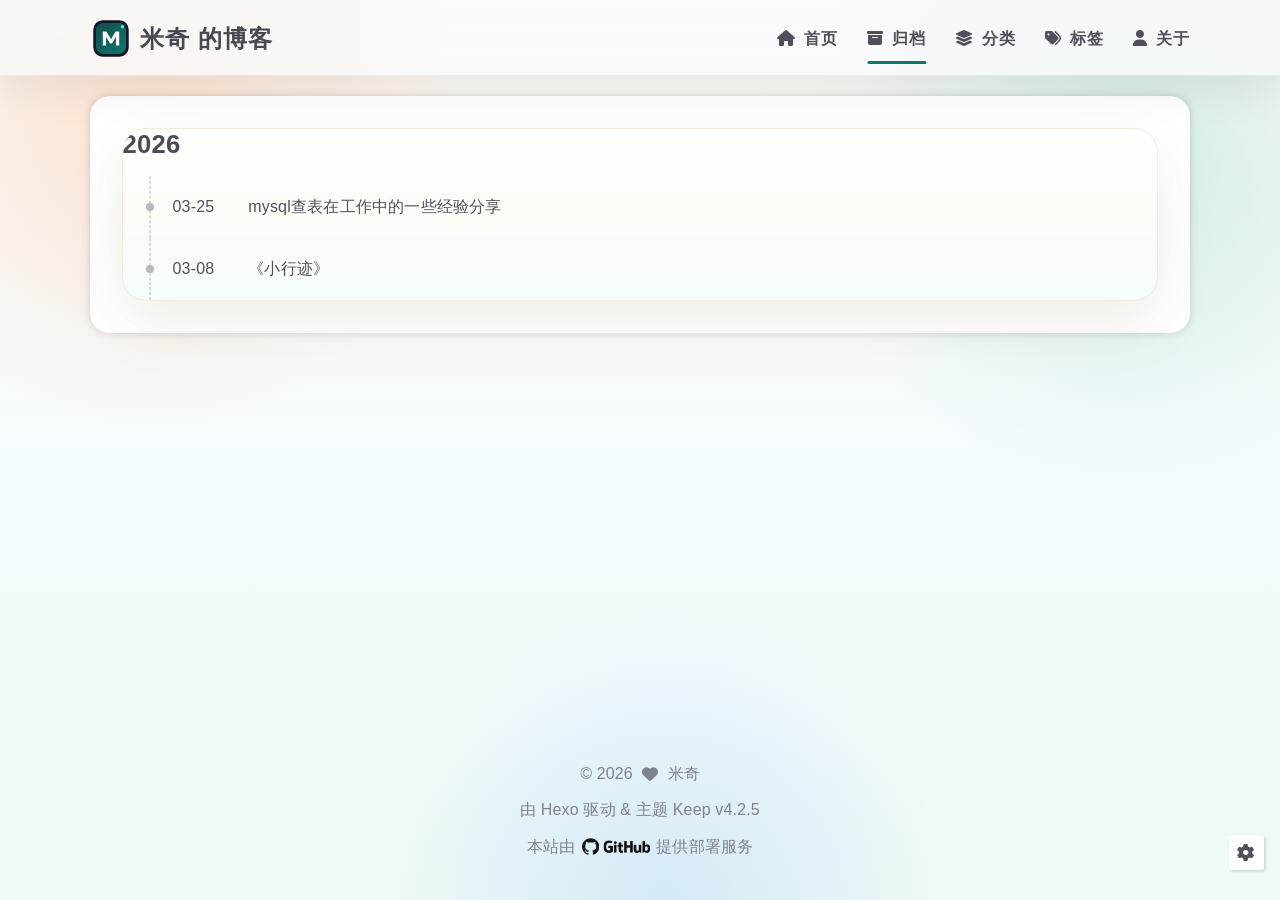
<file: archives/2026/index.html>
<!DOCTYPE html>
<html lang="zh-CN">
<head>
    <meta charset="utf-8">
    <meta name="viewport" content="width=device-width, initial-scale=1, maximum-scale=1">
    <meta name="keywords" content="生活记录,日记,菜谱,吉他谱,技术笔记">
    <meta name="description" content="记录生活日记、感悟、菜谱、吉他谱，以及工作中遇到的技术问题与解决过程。">
    <meta name="author" content="米奇">
    
    <title>
        
            归档: 2026 |
        
        米奇 的博客
    </title>
    
<link rel="stylesheet" href="/css/style.css">

    
        <link rel="shortcut icon" href="/images/site-logo.svg">
    
    
<link rel="stylesheet" href="/font/css/fontawesome.min.css">

    
<link rel="stylesheet" href="/font/css/regular.min.css">

    
<link rel="stylesheet" href="/font/css/solid.min.css">

    
<link rel="stylesheet" href="/font/css/brands.min.css">

    
        
            
        
            
                
<link rel="stylesheet" href="/css/custom.css">

            
        
    
    <script class="keep-theme-configurations">
    const KEEP = window.KEEP || {}
    KEEP.hexo_config = {"hostname":"miqitudou.github.io","root":"/","language":"zh-CN"}
    KEEP.theme_config = {"base_info":{"primary_color":"#0f766e","title":"米奇 的博客","author":"米奇","avatar":"/images/site-avatar.svg","logo":"/images/site-logo.svg","favicon":"/images/site-logo.svg"},"menu":{"home":"/ || fa-solid fa-house","archives":"/archives || fa-solid fa-box-archive","categories":"/categories || fa-solid fa-layer-group","tags":"/tags || fa-solid fa-tags","about":"/about || fa-solid fa-user"},"first_screen":{"enable":true,"background_img":"/images/hero-grid-light.svg","background_img_dark":"/images/hero-grid-dark.svg","description":"记录生活、感悟与创作 || 也整理工作里的技术问题","hitokoto":false},"social_contact":{"enable":false,"links":{"github":null,"weixin":null,"qq":null,"weibo":null,"zhihu":null,"twitter":null,"x":null,"facebook":null,"email":null}},"scroll":{"progress_bar":true,"percent":false,"hide_header":true},"home":{"announcement":"这里会放生活日记、感悟、菜谱、吉他谱，也会记录工作中遇到的技术问题和解决过程。","category":true,"tag":true,"post_datetime":"updated || fa-solid fa-clock-rotate-left","post_datetime_format":"YYYY-MM-DD"},"post":{"author_badge":{"enable":true,"level_badge":false,"custom_badge":"记录者"},"word_count":{"wordcount":false,"min2read":false},"datetime_format":"YYYY-MM-DD","copyright_info":false,"share":false,"reward":{"enable":false,"img_link":null,"text":null,"icon":null}},"code_block":{"tools":{"enable":true,"style":"mac"},"highlight_theme":"obsidian"},"toc":{"enable":true,"number":true,"expand_all":false,"init_open":true,"layout":"right"},"website_count":{"busuanzi_count":{"enable":false,"site_uv":false,"site_pv":false,"page_pv":false}},"local_search":{"enable":false,"preload":false},"comment":{"enable":false,"use":"valine","valine":{"appid":null,"appkey":null,"server_urls":null,"placeholder":null},"gitalk":{"github_id":null,"github_admins":null,"repository":null,"client_id":null,"client_secret":null,"proxy":null},"twikoo":{"env_id":null,"region":null,"version":"1.6.39"},"waline":{"server_url":null,"reaction":false,"version":"3.3.2"},"giscus":{"repo":null,"repo_id":null,"category":"Announcements","category_id":null,"reactions_enabled":false},"artalk":{"server":null},"disqus":{"shortname":null}},"rss":{"enable":false},"lazyload":{"enable":false},"cdn":{"enable":false,"provider":"cdnjs"},"pjax":{"enable":false},"footer":{"since":2026,"word_count":false,"site_deploy":{"enable":true,"provider":"github","url":"https://github.com/miqitudou/miqitudou.github.io"},"record":{"enable":false,"list":[{"code":null,"link":null}]}},"inject":{"enable":true,"css":[null,"/css/custom.css"],"js":[null]},"root":"","source_data":{},"version":"4.2.5"}
    KEEP.language_ago = {"second":"%s 秒前","minute":"%s 分钟前","hour":"%s 小时前","day":"%s 天前","week":"%s 周前","month":"%s 个月前","year":"%s 年前"}
    KEEP.language_code_block = {"copy":"复制代码","copied":"已复制","fold":"折叠代码块","folded":"已折叠"}
    KEEP.language_copy_copyright = {"copy":"复制版权信息","copied":"已复制","title":"原文标题","author":"原文作者","link":"原文链接"}
  </script>
<meta name="generator" content="Hexo 8.1.1"></head>


<body>
<div class="progress-bar-container">
    
        <span class="scroll-progress-bar"></span>
    

    
</div>



<main class="page-container border-box">
    <!-- home first screen  -->
    

    <!-- page content -->
    <div class="page-main-content border-box">
        <div class="page-main-content-top">
            
<header class="header-wrapper">

    <div class="border-box header-content">
        <div class="left flex-start border-box">
            
                <a class="logo-image border-box" href="/">
                    <img src="/images/site-logo.svg">
                </a>
            
            <a class="site-name border-box" href="/">
               米奇 的博客
            </a>
        </div>

        <div class="right border-box">
            <div class="pc border-box">
                <ul class="menu-list border-box">
                    
                        
                        <li class="menu-item flex-start border-box">
                            <a class="menu-text-color border-box" href="/">
                                
                                    <i class="menu-text-color menu-icon fa-solid fa-house"></i>
                                
                                首页
                                
                            </a>
                            
                        </li>
                    
                        
                        <li class="menu-item flex-start border-box active">
                            <a class="menu-text-color border-box" href="/archives">
                                
                                    <i class="menu-text-color menu-icon fa-solid fa-box-archive"></i>
                                
                                归档
                                
                            </a>
                            
                        </li>
                    
                        
                        <li class="menu-item flex-start border-box">
                            <a class="menu-text-color border-box" href="/categories">
                                
                                    <i class="menu-text-color menu-icon fa-solid fa-layer-group"></i>
                                
                                分类
                                
                            </a>
                            
                        </li>
                    
                        
                        <li class="menu-item flex-start border-box">
                            <a class="menu-text-color border-box" href="/tags">
                                
                                    <i class="menu-text-color menu-icon fa-solid fa-tags"></i>
                                
                                标签
                                
                            </a>
                            
                        </li>
                    
                        
                        <li class="menu-item flex-start border-box">
                            <a class="menu-text-color border-box" href="/about">
                                
                                    <i class="menu-text-color menu-icon fa-solid fa-user"></i>
                                
                                关于
                                
                            </a>
                            
                        </li>
                    
                    
                </ul>
            </div>
            <div class="mobile border-box flex-start">
                
                <div class="icon-item menu-bar">
                    <div class="menu-bar-middle"></div>
                </div>
            </div>
        </div>
    </div>

    <div class="header-drawer">
        <ul class="drawer-menu-list border-box">
            
                
                <li class="drawer-menu-item border-box not-sub-menu">
                    <label class="drawer-menu-label border-box">
                        <a class="drawer-menu-text-color left-side flex-start border-box" href="/">
                            
                                <span class="menu-icon-wrap border-box flex-center">
                                    <i class="drawer-menu-text-color menu-icon fa-solid fa-house"></i>
                                </span>
                            
                            首页
                        </a>
                        
                    </label>
                    
                </li>
            
                
                <li class="drawer-menu-item border-box not-sub-menu active">
                    <label class="drawer-menu-label border-box">
                        <a class="drawer-menu-text-color left-side flex-start border-box" href="/archives">
                            
                                <span class="menu-icon-wrap border-box flex-center">
                                    <i class="drawer-menu-text-color menu-icon fa-solid fa-box-archive"></i>
                                </span>
                            
                            归档
                        </a>
                        
                    </label>
                    
                </li>
            
                
                <li class="drawer-menu-item border-box not-sub-menu">
                    <label class="drawer-menu-label border-box">
                        <a class="drawer-menu-text-color left-side flex-start border-box" href="/categories">
                            
                                <span class="menu-icon-wrap border-box flex-center">
                                    <i class="drawer-menu-text-color menu-icon fa-solid fa-layer-group"></i>
                                </span>
                            
                            分类
                        </a>
                        
                    </label>
                    
                </li>
            
                
                <li class="drawer-menu-item border-box not-sub-menu">
                    <label class="drawer-menu-label border-box">
                        <a class="drawer-menu-text-color left-side flex-start border-box" href="/tags">
                            
                                <span class="menu-icon-wrap border-box flex-center">
                                    <i class="drawer-menu-text-color menu-icon fa-solid fa-tags"></i>
                                </span>
                            
                            标签
                        </a>
                        
                    </label>
                    
                </li>
            
                
                <li class="drawer-menu-item border-box not-sub-menu">
                    <label class="drawer-menu-label border-box">
                        <a class="drawer-menu-text-color left-side flex-start border-box" href="/about">
                            
                                <span class="menu-icon-wrap border-box flex-center">
                                    <i class="drawer-menu-text-color menu-icon fa-solid fa-user"></i>
                                </span>
                            
                            关于
                        </a>
                        
                    </label>
                    
                </li>
            
        </ul>
    </div>

    <div class="window-mask"></div>

</header>


        </div>

        <div class="page-main-content-middle border-box">

            <div class="main-content border-box">
                

                    <div class="fade-in-down-animation">
    <div class="archives-container">
        <div class="archives-timeline border-box">
            
<div class="archive-list-container border-box">
    
        <section class="archive-item border-box">
            <div class="archive-item-header border-box">
                <span class="archive-year">2026</span>
            </div>
            <ul class="archive-item-body border-box">
                
                    <li class="post-item border-box">
                        <span class="starting-point border-box flex-center"></span>
                        <span class="post-date border-box">03-25</span>
                        <a class="post-title border-box text-ellipsis"
                           href="/2026/03/25/mysql%E6%9F%A5%E8%A1%A8%E5%9C%A8%E5%B7%A5%E4%BD%9C%E4%B8%AD%E7%9A%84%E4%B8%80%E4%BA%9B%E7%BB%8F%E9%AA%8C%E5%88%86%E4%BA%AB/"
                        >mysql查表在工作中的一些经验分享</a>
                    </li>
                
                    <li class="post-item border-box">
                        <span class="starting-point border-box flex-center"></span>
                        <span class="post-date border-box">03-08</span>
                        <a class="post-title border-box text-ellipsis"
                           href="/2026/03/08/%E3%80%8A%E5%B0%8F%E8%A1%8C%E8%BF%B9%E3%80%8B/"
                        >《小行迹》</a>
                    </li>
                
            </ul>
        </section>
    
</div>

        </div>
    </div>
    



</div>


                
            </div>
        </div>

        <div class="page-main-content-bottom border-box">
            
<footer class="footer border-box">
    <div class="copyright-info info-item">
    &copy;&nbsp;2026
    
            &nbsp;<i class="fas fa-heart icon-animate"></i>&nbsp;&nbsp;<a href="/">米奇</a>
        
    </div>

    <div class="theme-info info-item">
        由&nbsp;<a target="_blank" href="https://hexo.io">Hexo</a>&nbsp;驱动&nbsp;&&nbsp;主题&nbsp;<a class="keep-version" target="_blank" href="https://github.com/XPoet/hexo-theme-keep">Keep</a>
    </div>

    
        
        <div class="deploy-info info-item">
            
                <a target="_blank" rel="nofollow" href="https://github.com/miqitudou/miqitudou.github.io">
            
            本站由 <span class="tooltip" data-tooltip-content="GitHub Pages"><img src="/images/brands/github.png"></span> 提供部署服务
            
                </a>
            
        </div>
    

    

    
</footer>

        </div>
    </div>

    <!-- post tools -->
    

    <!-- side tools -->
    <div class="side-tools">
        <div class="side-tools-container border-box ">
    <ul class="side-tools-list side-tools-show-handle border-box">
        <li class="tools-item tool-font-adjust-plus flex-center">
            <i class="fas fa-search-plus"></i>
        </li>

        <li class="tools-item tool-font-adjust-minus flex-center">
            <i class="fas fa-search-minus"></i>
        </li>

        <!-- toggle mode -->
        
            <li class="tools-item tool-toggle-theme-mode flex-center">
                <i class="fas fa-moon"></i>
            </li>
        

        <!-- rss -->
        

        <!-- to bottom -->
        <li class="tools-item tool-scroll-to-bottom flex-center">
            <i class="fas fa-arrow-down"></i>
        </li>
    </ul>

    <ul class="exposed-tools-list border-box">
        

        

        <li class="tools-item tool-toggle-show flex-center">
            <i class="fas fa-cog fa-spin"></i>
        </li>

        <li class="tools-item tool-scroll-to-top flex-center show-arrow">
            <i class="arrow fas fa-arrow-up"></i>
            <span class="percent"></span>
        </li>
    </ul>
</div>

    </div>

    <!-- image mask -->
    <div class="zoom-in-image-mask">
    <img class="zoom-in-image">
</div>


    <!-- local search -->
    

    <!-- tablet toc -->
    
</main>






<!-- common js -->

<script src="/js/utils.js"></script>

<script src="/js/header-shrink.js"></script>

<script src="/js/back2top.js"></script>

<script src="/js/toggle-theme.js"></script>

<script src="/js/code-block.js"></script>

<script src="/js/main.js"></script>

<script src="/js/libs/anime.min.js"></script>


<!-- local search -->


<!-- lazyload -->


<div class="">
    <!-- home page -->
    

    <!-- post page -->
    

    <!-- categories page -->
    

    <!-- links page -->
    

    <!-- photos page -->
    

    <!-- tools page -->
    
</div>

<!-- mermaid -->


<!-- pjax -->



    
        
    

</body>
</html>
</file>
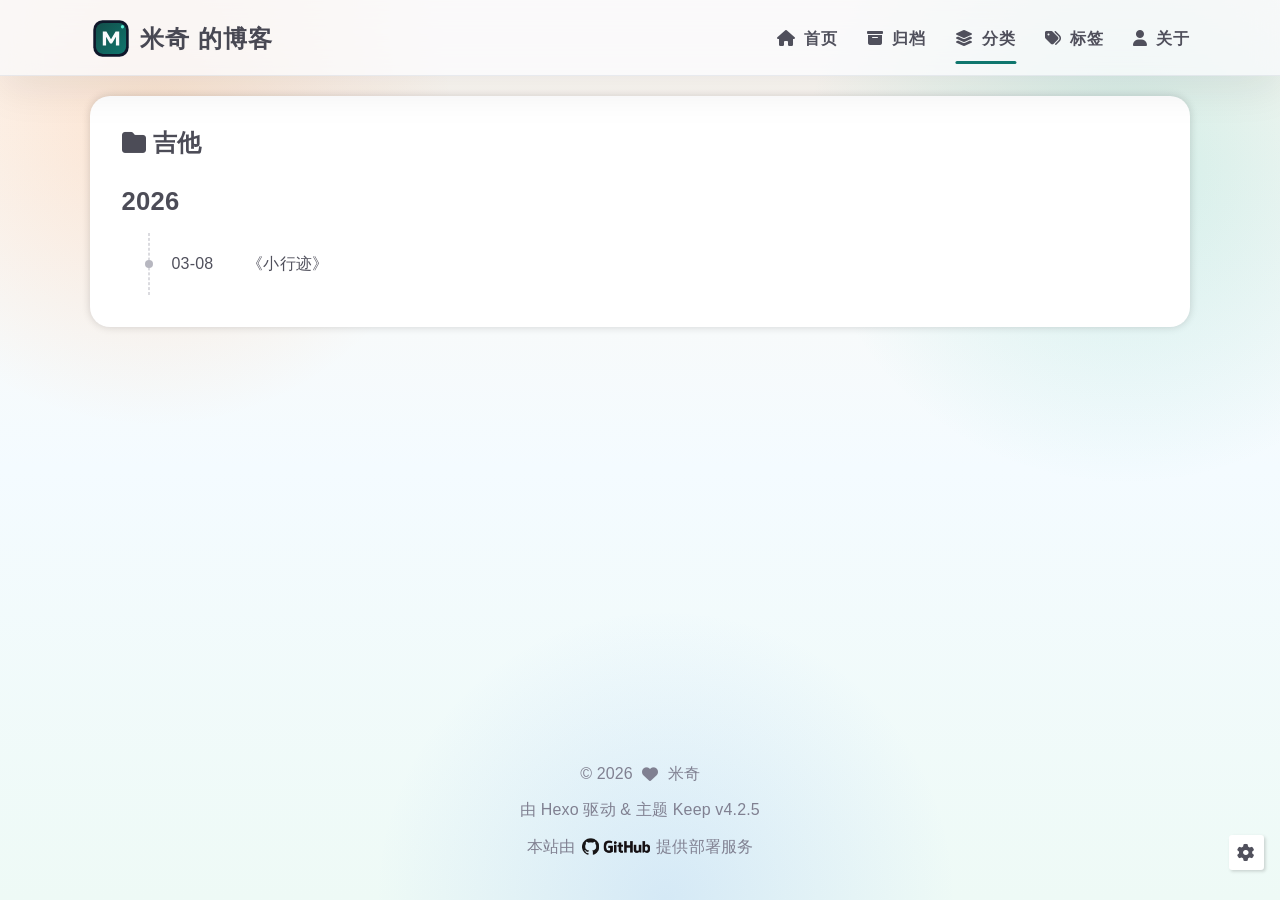
<file: categories/吉他/index.html>
<!DOCTYPE html>
<html lang="zh-CN">
<head>
    <meta charset="utf-8">
    <meta name="viewport" content="width=device-width, initial-scale=1, maximum-scale=1">
    <meta name="keywords" content="生活记录,日记,菜谱,吉他谱,技术笔记">
    <meta name="description" content="记录生活日记、感悟、菜谱、吉他谱，以及工作中遇到的技术问题与解决过程。">
    <meta name="author" content="米奇">
    
    <title>
        
            分类: 吉他 |
        
        米奇 的博客
    </title>
    
<link rel="stylesheet" href="/css/style.css">

    
        <link rel="shortcut icon" href="/images/site-logo.svg">
    
    
<link rel="stylesheet" href="/font/css/fontawesome.min.css">

    
<link rel="stylesheet" href="/font/css/regular.min.css">

    
<link rel="stylesheet" href="/font/css/solid.min.css">

    
<link rel="stylesheet" href="/font/css/brands.min.css">

    
        
            
        
            
                
<link rel="stylesheet" href="/css/custom.css">

            
        
    
    <script class="keep-theme-configurations">
    const KEEP = window.KEEP || {}
    KEEP.hexo_config = {"hostname":"miqitudou.github.io","root":"/","language":"zh-CN"}
    KEEP.theme_config = {"base_info":{"primary_color":"#0f766e","title":"米奇 的博客","author":"米奇","avatar":"/images/site-avatar.svg","logo":"/images/site-logo.svg","favicon":"/images/site-logo.svg"},"menu":{"home":"/ || fa-solid fa-house","archives":"/archives || fa-solid fa-box-archive","categories":"/categories || fa-solid fa-layer-group","tags":"/tags || fa-solid fa-tags","about":"/about || fa-solid fa-user"},"first_screen":{"enable":true,"background_img":"/images/hero-grid-light.svg","background_img_dark":"/images/hero-grid-dark.svg","description":"记录生活、感悟与创作 || 也整理工作里的技术问题","hitokoto":false},"social_contact":{"enable":false,"links":{"github":null,"weixin":null,"qq":null,"weibo":null,"zhihu":null,"twitter":null,"x":null,"facebook":null,"email":null}},"scroll":{"progress_bar":true,"percent":false,"hide_header":true},"home":{"announcement":"这里会放生活日记、感悟、菜谱、吉他谱，也会记录工作中遇到的技术问题和解决过程。","category":true,"tag":true,"post_datetime":"updated || fa-solid fa-clock-rotate-left","post_datetime_format":"YYYY-MM-DD"},"post":{"author_badge":{"enable":true,"level_badge":false,"custom_badge":"记录者"},"word_count":{"wordcount":false,"min2read":false},"datetime_format":"YYYY-MM-DD","copyright_info":false,"share":false,"reward":{"enable":false,"img_link":null,"text":null,"icon":null}},"code_block":{"tools":{"enable":true,"style":"mac"},"highlight_theme":"obsidian"},"toc":{"enable":true,"number":true,"expand_all":false,"init_open":true,"layout":"right"},"website_count":{"busuanzi_count":{"enable":false,"site_uv":false,"site_pv":false,"page_pv":false}},"local_search":{"enable":false,"preload":false},"comment":{"enable":false,"use":"valine","valine":{"appid":null,"appkey":null,"server_urls":null,"placeholder":null},"gitalk":{"github_id":null,"github_admins":null,"repository":null,"client_id":null,"client_secret":null,"proxy":null},"twikoo":{"env_id":null,"region":null,"version":"1.6.39"},"waline":{"server_url":null,"reaction":false,"version":"3.3.2"},"giscus":{"repo":null,"repo_id":null,"category":"Announcements","category_id":null,"reactions_enabled":false},"artalk":{"server":null},"disqus":{"shortname":null}},"rss":{"enable":false},"lazyload":{"enable":false},"cdn":{"enable":false,"provider":"cdnjs"},"pjax":{"enable":false},"footer":{"since":2026,"word_count":false,"site_deploy":{"enable":true,"provider":"github","url":"https://github.com/miqitudou/miqitudou.github.io"},"record":{"enable":false,"list":[{"code":null,"link":null}]}},"inject":{"enable":true,"css":[null,"/css/custom.css"],"js":[null]},"root":"","source_data":{},"version":"4.2.5"}
    KEEP.language_ago = {"second":"%s 秒前","minute":"%s 分钟前","hour":"%s 小时前","day":"%s 天前","week":"%s 周前","month":"%s 个月前","year":"%s 年前"}
    KEEP.language_code_block = {"copy":"复制代码","copied":"已复制","fold":"折叠代码块","folded":"已折叠"}
    KEEP.language_copy_copyright = {"copy":"复制版权信息","copied":"已复制","title":"原文标题","author":"原文作者","link":"原文链接"}
  </script>
<meta name="generator" content="Hexo 8.1.1"></head>


<body>
<div class="progress-bar-container">
    
        <span class="scroll-progress-bar"></span>
    

    
</div>



<main class="page-container border-box">
    <!-- home first screen  -->
    

    <!-- page content -->
    <div class="page-main-content border-box">
        <div class="page-main-content-top">
            
<header class="header-wrapper">

    <div class="border-box header-content">
        <div class="left flex-start border-box">
            
                <a class="logo-image border-box" href="/">
                    <img src="/images/site-logo.svg">
                </a>
            
            <a class="site-name border-box" href="/">
               米奇 的博客
            </a>
        </div>

        <div class="right border-box">
            <div class="pc border-box">
                <ul class="menu-list border-box">
                    
                        
                        <li class="menu-item flex-start border-box">
                            <a class="menu-text-color border-box" href="/">
                                
                                    <i class="menu-text-color menu-icon fa-solid fa-house"></i>
                                
                                首页
                                
                            </a>
                            
                        </li>
                    
                        
                        <li class="menu-item flex-start border-box">
                            <a class="menu-text-color border-box" href="/archives">
                                
                                    <i class="menu-text-color menu-icon fa-solid fa-box-archive"></i>
                                
                                归档
                                
                            </a>
                            
                        </li>
                    
                        
                        <li class="menu-item flex-start border-box active">
                            <a class="menu-text-color border-box" href="/categories">
                                
                                    <i class="menu-text-color menu-icon fa-solid fa-layer-group"></i>
                                
                                分类
                                
                            </a>
                            
                        </li>
                    
                        
                        <li class="menu-item flex-start border-box">
                            <a class="menu-text-color border-box" href="/tags">
                                
                                    <i class="menu-text-color menu-icon fa-solid fa-tags"></i>
                                
                                标签
                                
                            </a>
                            
                        </li>
                    
                        
                        <li class="menu-item flex-start border-box">
                            <a class="menu-text-color border-box" href="/about">
                                
                                    <i class="menu-text-color menu-icon fa-solid fa-user"></i>
                                
                                关于
                                
                            </a>
                            
                        </li>
                    
                    
                </ul>
            </div>
            <div class="mobile border-box flex-start">
                
                <div class="icon-item menu-bar">
                    <div class="menu-bar-middle"></div>
                </div>
            </div>
        </div>
    </div>

    <div class="header-drawer">
        <ul class="drawer-menu-list border-box">
            
                
                <li class="drawer-menu-item border-box not-sub-menu">
                    <label class="drawer-menu-label border-box">
                        <a class="drawer-menu-text-color left-side flex-start border-box" href="/">
                            
                                <span class="menu-icon-wrap border-box flex-center">
                                    <i class="drawer-menu-text-color menu-icon fa-solid fa-house"></i>
                                </span>
                            
                            首页
                        </a>
                        
                    </label>
                    
                </li>
            
                
                <li class="drawer-menu-item border-box not-sub-menu">
                    <label class="drawer-menu-label border-box">
                        <a class="drawer-menu-text-color left-side flex-start border-box" href="/archives">
                            
                                <span class="menu-icon-wrap border-box flex-center">
                                    <i class="drawer-menu-text-color menu-icon fa-solid fa-box-archive"></i>
                                </span>
                            
                            归档
                        </a>
                        
                    </label>
                    
                </li>
            
                
                <li class="drawer-menu-item border-box not-sub-menu active">
                    <label class="drawer-menu-label border-box">
                        <a class="drawer-menu-text-color left-side flex-start border-box" href="/categories">
                            
                                <span class="menu-icon-wrap border-box flex-center">
                                    <i class="drawer-menu-text-color menu-icon fa-solid fa-layer-group"></i>
                                </span>
                            
                            分类
                        </a>
                        
                    </label>
                    
                </li>
            
                
                <li class="drawer-menu-item border-box not-sub-menu">
                    <label class="drawer-menu-label border-box">
                        <a class="drawer-menu-text-color left-side flex-start border-box" href="/tags">
                            
                                <span class="menu-icon-wrap border-box flex-center">
                                    <i class="drawer-menu-text-color menu-icon fa-solid fa-tags"></i>
                                </span>
                            
                            标签
                        </a>
                        
                    </label>
                    
                </li>
            
                
                <li class="drawer-menu-item border-box not-sub-menu">
                    <label class="drawer-menu-label border-box">
                        <a class="drawer-menu-text-color left-side flex-start border-box" href="/about">
                            
                                <span class="menu-icon-wrap border-box flex-center">
                                    <i class="drawer-menu-text-color menu-icon fa-solid fa-user"></i>
                                </span>
                            
                            关于
                        </a>
                        
                    </label>
                    
                </li>
            
        </ul>
    </div>

    <div class="window-mask"></div>

</header>


        </div>

        <div class="page-main-content-middle border-box">

            <div class="main-content border-box">
                

                    <div class="fade-in-down-animation">
    <div class="category-archive-container border-box">
        <div class="category-name">
            <i class="fas fa-folder"></i>&nbsp;吉他
        </div>
        <div class="category-post-list">
            
<div class="archive-list-container border-box">
    
        <section class="archive-item border-box">
            <div class="archive-item-header border-box">
                <span class="archive-year">2026</span>
            </div>
            <ul class="archive-item-body border-box">
                
                    <li class="post-item border-box">
                        <span class="starting-point border-box flex-center"></span>
                        <span class="post-date border-box">03-08</span>
                        <a class="post-title border-box text-ellipsis"
                           href="/2026/03/08/%E3%80%8A%E5%B0%8F%E8%A1%8C%E8%BF%B9%E3%80%8B/"
                        >《小行迹》</a>
                    </li>
                
            </ul>
        </section>
    
</div>

        </div>
    </div>
    



</div>


                
            </div>
        </div>

        <div class="page-main-content-bottom border-box">
            
<footer class="footer border-box">
    <div class="copyright-info info-item">
    &copy;&nbsp;2026
    
            &nbsp;<i class="fas fa-heart icon-animate"></i>&nbsp;&nbsp;<a href="/">米奇</a>
        
    </div>

    <div class="theme-info info-item">
        由&nbsp;<a target="_blank" href="https://hexo.io">Hexo</a>&nbsp;驱动&nbsp;&&nbsp;主题&nbsp;<a class="keep-version" target="_blank" href="https://github.com/XPoet/hexo-theme-keep">Keep</a>
    </div>

    
        
        <div class="deploy-info info-item">
            
                <a target="_blank" rel="nofollow" href="https://github.com/miqitudou/miqitudou.github.io">
            
            本站由 <span class="tooltip" data-tooltip-content="GitHub Pages"><img src="/images/brands/github.png"></span> 提供部署服务
            
                </a>
            
        </div>
    

    

    
</footer>

        </div>
    </div>

    <!-- post tools -->
    

    <!-- side tools -->
    <div class="side-tools">
        <div class="side-tools-container border-box ">
    <ul class="side-tools-list side-tools-show-handle border-box">
        <li class="tools-item tool-font-adjust-plus flex-center">
            <i class="fas fa-search-plus"></i>
        </li>

        <li class="tools-item tool-font-adjust-minus flex-center">
            <i class="fas fa-search-minus"></i>
        </li>

        <!-- toggle mode -->
        
            <li class="tools-item tool-toggle-theme-mode flex-center">
                <i class="fas fa-moon"></i>
            </li>
        

        <!-- rss -->
        

        <!-- to bottom -->
        <li class="tools-item tool-scroll-to-bottom flex-center">
            <i class="fas fa-arrow-down"></i>
        </li>
    </ul>

    <ul class="exposed-tools-list border-box">
        

        

        <li class="tools-item tool-toggle-show flex-center">
            <i class="fas fa-cog fa-spin"></i>
        </li>

        <li class="tools-item tool-scroll-to-top flex-center show-arrow">
            <i class="arrow fas fa-arrow-up"></i>
            <span class="percent"></span>
        </li>
    </ul>
</div>

    </div>

    <!-- image mask -->
    <div class="zoom-in-image-mask">
    <img class="zoom-in-image">
</div>


    <!-- local search -->
    

    <!-- tablet toc -->
    
</main>






<!-- common js -->

<script src="/js/utils.js"></script>

<script src="/js/header-shrink.js"></script>

<script src="/js/back2top.js"></script>

<script src="/js/toggle-theme.js"></script>

<script src="/js/code-block.js"></script>

<script src="/js/main.js"></script>

<script src="/js/libs/anime.min.js"></script>


<!-- local search -->


<!-- lazyload -->


<div class="">
    <!-- home page -->
    

    <!-- post page -->
    

    <!-- categories page -->
    
        
<script src="/js/page/category-page.js"></script>

    

    <!-- links page -->
    

    <!-- photos page -->
    

    <!-- tools page -->
    
</div>

<!-- mermaid -->


<!-- pjax -->



    
        
    

</body>
</html>
</file>
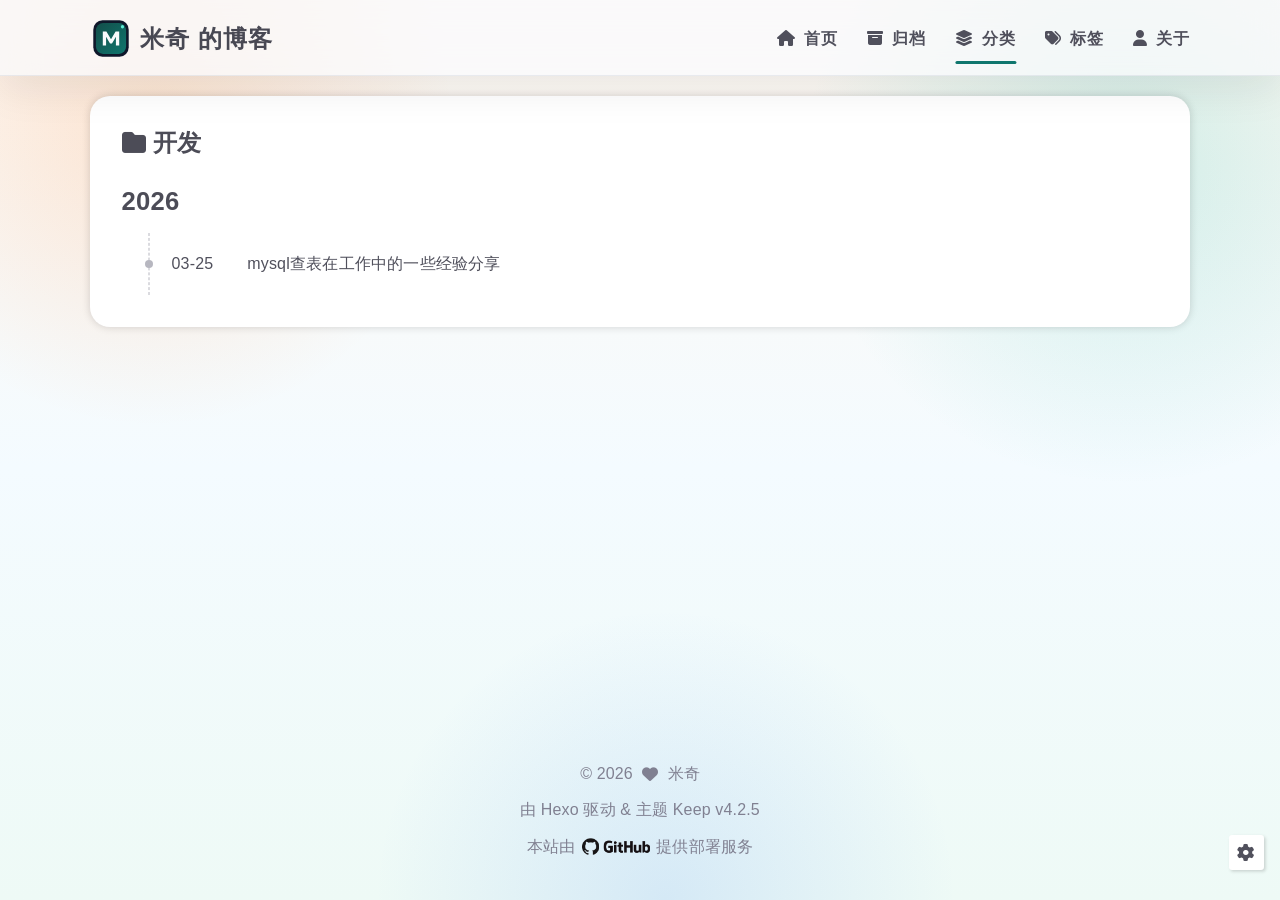
<file: categories/开发/index.html>
<!DOCTYPE html>
<html lang="zh-CN">
<head>
    <meta charset="utf-8">
    <meta name="viewport" content="width=device-width, initial-scale=1, maximum-scale=1">
    <meta name="keywords" content="生活记录,日记,菜谱,吉他谱,技术笔记">
    <meta name="description" content="记录生活日记、感悟、菜谱、吉他谱，以及工作中遇到的技术问题与解决过程。">
    <meta name="author" content="米奇">
    
    <title>
        
            分类: 开发 |
        
        米奇 的博客
    </title>
    
<link rel="stylesheet" href="/css/style.css">

    
        <link rel="shortcut icon" href="/images/site-logo.svg">
    
    
<link rel="stylesheet" href="/font/css/fontawesome.min.css">

    
<link rel="stylesheet" href="/font/css/regular.min.css">

    
<link rel="stylesheet" href="/font/css/solid.min.css">

    
<link rel="stylesheet" href="/font/css/brands.min.css">

    
        
            
        
            
                
<link rel="stylesheet" href="/css/custom.css">

            
        
    
    <script class="keep-theme-configurations">
    const KEEP = window.KEEP || {}
    KEEP.hexo_config = {"hostname":"miqitudou.github.io","root":"/","language":"zh-CN"}
    KEEP.theme_config = {"base_info":{"primary_color":"#0f766e","title":"米奇 的博客","author":"米奇","avatar":"/images/site-avatar.svg","logo":"/images/site-logo.svg","favicon":"/images/site-logo.svg"},"menu":{"home":"/ || fa-solid fa-house","archives":"/archives || fa-solid fa-box-archive","categories":"/categories || fa-solid fa-layer-group","tags":"/tags || fa-solid fa-tags","about":"/about || fa-solid fa-user"},"first_screen":{"enable":true,"background_img":"/images/hero-grid-light.svg","background_img_dark":"/images/hero-grid-dark.svg","description":"记录生活、感悟与创作 || 也整理工作里的技术问题","hitokoto":false},"social_contact":{"enable":false,"links":{"github":null,"weixin":null,"qq":null,"weibo":null,"zhihu":null,"twitter":null,"x":null,"facebook":null,"email":null}},"scroll":{"progress_bar":true,"percent":false,"hide_header":true},"home":{"announcement":"这里会放生活日记、感悟、菜谱、吉他谱，也会记录工作中遇到的技术问题和解决过程。","category":true,"tag":true,"post_datetime":"updated || fa-solid fa-clock-rotate-left","post_datetime_format":"YYYY-MM-DD"},"post":{"author_badge":{"enable":true,"level_badge":false,"custom_badge":"记录者"},"word_count":{"wordcount":false,"min2read":false},"datetime_format":"YYYY-MM-DD","copyright_info":false,"share":false,"reward":{"enable":false,"img_link":null,"text":null,"icon":null}},"code_block":{"tools":{"enable":true,"style":"mac"},"highlight_theme":"obsidian"},"toc":{"enable":true,"number":true,"expand_all":false,"init_open":true,"layout":"right"},"website_count":{"busuanzi_count":{"enable":false,"site_uv":false,"site_pv":false,"page_pv":false}},"local_search":{"enable":false,"preload":false},"comment":{"enable":false,"use":"valine","valine":{"appid":null,"appkey":null,"server_urls":null,"placeholder":null},"gitalk":{"github_id":null,"github_admins":null,"repository":null,"client_id":null,"client_secret":null,"proxy":null},"twikoo":{"env_id":null,"region":null,"version":"1.6.39"},"waline":{"server_url":null,"reaction":false,"version":"3.3.2"},"giscus":{"repo":null,"repo_id":null,"category":"Announcements","category_id":null,"reactions_enabled":false},"artalk":{"server":null},"disqus":{"shortname":null}},"rss":{"enable":false},"lazyload":{"enable":false},"cdn":{"enable":false,"provider":"cdnjs"},"pjax":{"enable":false},"footer":{"since":2026,"word_count":false,"site_deploy":{"enable":true,"provider":"github","url":"https://github.com/miqitudou/miqitudou.github.io"},"record":{"enable":false,"list":[{"code":null,"link":null}]}},"inject":{"enable":true,"css":[null,"/css/custom.css"],"js":[null]},"root":"","source_data":{},"version":"4.2.5"}
    KEEP.language_ago = {"second":"%s 秒前","minute":"%s 分钟前","hour":"%s 小时前","day":"%s 天前","week":"%s 周前","month":"%s 个月前","year":"%s 年前"}
    KEEP.language_code_block = {"copy":"复制代码","copied":"已复制","fold":"折叠代码块","folded":"已折叠"}
    KEEP.language_copy_copyright = {"copy":"复制版权信息","copied":"已复制","title":"原文标题","author":"原文作者","link":"原文链接"}
  </script>
<meta name="generator" content="Hexo 8.1.1"></head>


<body>
<div class="progress-bar-container">
    
        <span class="scroll-progress-bar"></span>
    

    
</div>



<main class="page-container border-box">
    <!-- home first screen  -->
    

    <!-- page content -->
    <div class="page-main-content border-box">
        <div class="page-main-content-top">
            
<header class="header-wrapper">

    <div class="border-box header-content">
        <div class="left flex-start border-box">
            
                <a class="logo-image border-box" href="/">
                    <img src="/images/site-logo.svg">
                </a>
            
            <a class="site-name border-box" href="/">
               米奇 的博客
            </a>
        </div>

        <div class="right border-box">
            <div class="pc border-box">
                <ul class="menu-list border-box">
                    
                        
                        <li class="menu-item flex-start border-box">
                            <a class="menu-text-color border-box" href="/">
                                
                                    <i class="menu-text-color menu-icon fa-solid fa-house"></i>
                                
                                首页
                                
                            </a>
                            
                        </li>
                    
                        
                        <li class="menu-item flex-start border-box">
                            <a class="menu-text-color border-box" href="/archives">
                                
                                    <i class="menu-text-color menu-icon fa-solid fa-box-archive"></i>
                                
                                归档
                                
                            </a>
                            
                        </li>
                    
                        
                        <li class="menu-item flex-start border-box active">
                            <a class="menu-text-color border-box" href="/categories">
                                
                                    <i class="menu-text-color menu-icon fa-solid fa-layer-group"></i>
                                
                                分类
                                
                            </a>
                            
                        </li>
                    
                        
                        <li class="menu-item flex-start border-box">
                            <a class="menu-text-color border-box" href="/tags">
                                
                                    <i class="menu-text-color menu-icon fa-solid fa-tags"></i>
                                
                                标签
                                
                            </a>
                            
                        </li>
                    
                        
                        <li class="menu-item flex-start border-box">
                            <a class="menu-text-color border-box" href="/about">
                                
                                    <i class="menu-text-color menu-icon fa-solid fa-user"></i>
                                
                                关于
                                
                            </a>
                            
                        </li>
                    
                    
                </ul>
            </div>
            <div class="mobile border-box flex-start">
                
                <div class="icon-item menu-bar">
                    <div class="menu-bar-middle"></div>
                </div>
            </div>
        </div>
    </div>

    <div class="header-drawer">
        <ul class="drawer-menu-list border-box">
            
                
                <li class="drawer-menu-item border-box not-sub-menu">
                    <label class="drawer-menu-label border-box">
                        <a class="drawer-menu-text-color left-side flex-start border-box" href="/">
                            
                                <span class="menu-icon-wrap border-box flex-center">
                                    <i class="drawer-menu-text-color menu-icon fa-solid fa-house"></i>
                                </span>
                            
                            首页
                        </a>
                        
                    </label>
                    
                </li>
            
                
                <li class="drawer-menu-item border-box not-sub-menu">
                    <label class="drawer-menu-label border-box">
                        <a class="drawer-menu-text-color left-side flex-start border-box" href="/archives">
                            
                                <span class="menu-icon-wrap border-box flex-center">
                                    <i class="drawer-menu-text-color menu-icon fa-solid fa-box-archive"></i>
                                </span>
                            
                            归档
                        </a>
                        
                    </label>
                    
                </li>
            
                
                <li class="drawer-menu-item border-box not-sub-menu active">
                    <label class="drawer-menu-label border-box">
                        <a class="drawer-menu-text-color left-side flex-start border-box" href="/categories">
                            
                                <span class="menu-icon-wrap border-box flex-center">
                                    <i class="drawer-menu-text-color menu-icon fa-solid fa-layer-group"></i>
                                </span>
                            
                            分类
                        </a>
                        
                    </label>
                    
                </li>
            
                
                <li class="drawer-menu-item border-box not-sub-menu">
                    <label class="drawer-menu-label border-box">
                        <a class="drawer-menu-text-color left-side flex-start border-box" href="/tags">
                            
                                <span class="menu-icon-wrap border-box flex-center">
                                    <i class="drawer-menu-text-color menu-icon fa-solid fa-tags"></i>
                                </span>
                            
                            标签
                        </a>
                        
                    </label>
                    
                </li>
            
                
                <li class="drawer-menu-item border-box not-sub-menu">
                    <label class="drawer-menu-label border-box">
                        <a class="drawer-menu-text-color left-side flex-start border-box" href="/about">
                            
                                <span class="menu-icon-wrap border-box flex-center">
                                    <i class="drawer-menu-text-color menu-icon fa-solid fa-user"></i>
                                </span>
                            
                            关于
                        </a>
                        
                    </label>
                    
                </li>
            
        </ul>
    </div>

    <div class="window-mask"></div>

</header>


        </div>

        <div class="page-main-content-middle border-box">

            <div class="main-content border-box">
                

                    <div class="fade-in-down-animation">
    <div class="category-archive-container border-box">
        <div class="category-name">
            <i class="fas fa-folder"></i>&nbsp;开发
        </div>
        <div class="category-post-list">
            
<div class="archive-list-container border-box">
    
        <section class="archive-item border-box">
            <div class="archive-item-header border-box">
                <span class="archive-year">2026</span>
            </div>
            <ul class="archive-item-body border-box">
                
                    <li class="post-item border-box">
                        <span class="starting-point border-box flex-center"></span>
                        <span class="post-date border-box">03-25</span>
                        <a class="post-title border-box text-ellipsis"
                           href="/2026/03/25/mysql%E6%9F%A5%E8%A1%A8%E5%9C%A8%E5%B7%A5%E4%BD%9C%E4%B8%AD%E7%9A%84%E4%B8%80%E4%BA%9B%E7%BB%8F%E9%AA%8C%E5%88%86%E4%BA%AB/"
                        >mysql查表在工作中的一些经验分享</a>
                    </li>
                
            </ul>
        </section>
    
</div>

        </div>
    </div>
    



</div>


                
            </div>
        </div>

        <div class="page-main-content-bottom border-box">
            
<footer class="footer border-box">
    <div class="copyright-info info-item">
    &copy;&nbsp;2026
    
            &nbsp;<i class="fas fa-heart icon-animate"></i>&nbsp;&nbsp;<a href="/">米奇</a>
        
    </div>

    <div class="theme-info info-item">
        由&nbsp;<a target="_blank" href="https://hexo.io">Hexo</a>&nbsp;驱动&nbsp;&&nbsp;主题&nbsp;<a class="keep-version" target="_blank" href="https://github.com/XPoet/hexo-theme-keep">Keep</a>
    </div>

    
        
        <div class="deploy-info info-item">
            
                <a target="_blank" rel="nofollow" href="https://github.com/miqitudou/miqitudou.github.io">
            
            本站由 <span class="tooltip" data-tooltip-content="GitHub Pages"><img src="/images/brands/github.png"></span> 提供部署服务
            
                </a>
            
        </div>
    

    

    
</footer>

        </div>
    </div>

    <!-- post tools -->
    

    <!-- side tools -->
    <div class="side-tools">
        <div class="side-tools-container border-box ">
    <ul class="side-tools-list side-tools-show-handle border-box">
        <li class="tools-item tool-font-adjust-plus flex-center">
            <i class="fas fa-search-plus"></i>
        </li>

        <li class="tools-item tool-font-adjust-minus flex-center">
            <i class="fas fa-search-minus"></i>
        </li>

        <!-- toggle mode -->
        
            <li class="tools-item tool-toggle-theme-mode flex-center">
                <i class="fas fa-moon"></i>
            </li>
        

        <!-- rss -->
        

        <!-- to bottom -->
        <li class="tools-item tool-scroll-to-bottom flex-center">
            <i class="fas fa-arrow-down"></i>
        </li>
    </ul>

    <ul class="exposed-tools-list border-box">
        

        

        <li class="tools-item tool-toggle-show flex-center">
            <i class="fas fa-cog fa-spin"></i>
        </li>

        <li class="tools-item tool-scroll-to-top flex-center show-arrow">
            <i class="arrow fas fa-arrow-up"></i>
            <span class="percent"></span>
        </li>
    </ul>
</div>

    </div>

    <!-- image mask -->
    <div class="zoom-in-image-mask">
    <img class="zoom-in-image">
</div>


    <!-- local search -->
    

    <!-- tablet toc -->
    
</main>






<!-- common js -->

<script src="/js/utils.js"></script>

<script src="/js/header-shrink.js"></script>

<script src="/js/back2top.js"></script>

<script src="/js/toggle-theme.js"></script>

<script src="/js/code-block.js"></script>

<script src="/js/main.js"></script>

<script src="/js/libs/anime.min.js"></script>


<!-- local search -->


<!-- lazyload -->


<div class="">
    <!-- home page -->
    

    <!-- post page -->
    

    <!-- categories page -->
    
        
<script src="/js/page/category-page.js"></script>

    

    <!-- links page -->
    

    <!-- photos page -->
    

    <!-- tools page -->
    
</div>

<!-- mermaid -->


<!-- pjax -->



    
        
    

</body>
</html>
</file>
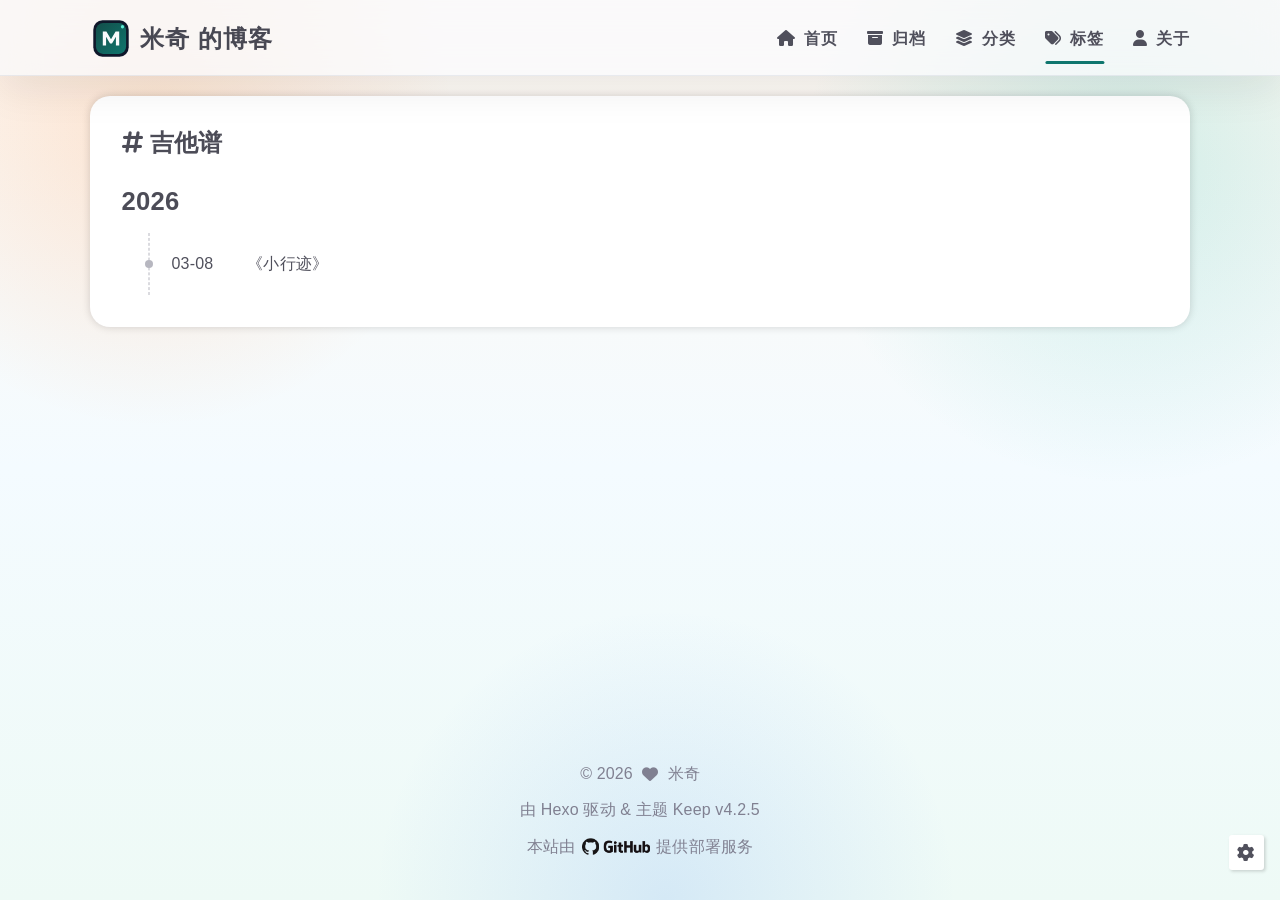
<file: tags/吉他谱/index.html>
<!DOCTYPE html>
<html lang="zh-CN">
<head>
    <meta charset="utf-8">
    <meta name="viewport" content="width=device-width, initial-scale=1, maximum-scale=1">
    <meta name="keywords" content="生活记录,日记,菜谱,吉他谱,技术笔记">
    <meta name="description" content="记录生活日记、感悟、菜谱、吉他谱，以及工作中遇到的技术问题与解决过程。">
    <meta name="author" content="米奇">
    
    <title>
        
            标签: 吉他谱 |
        
        米奇 的博客
    </title>
    
<link rel="stylesheet" href="/css/style.css">

    
        <link rel="shortcut icon" href="/images/site-logo.svg">
    
    
<link rel="stylesheet" href="/font/css/fontawesome.min.css">

    
<link rel="stylesheet" href="/font/css/regular.min.css">

    
<link rel="stylesheet" href="/font/css/solid.min.css">

    
<link rel="stylesheet" href="/font/css/brands.min.css">

    
        
            
        
            
                
<link rel="stylesheet" href="/css/custom.css">

            
        
    
    <script class="keep-theme-configurations">
    const KEEP = window.KEEP || {}
    KEEP.hexo_config = {"hostname":"miqitudou.github.io","root":"/","language":"zh-CN"}
    KEEP.theme_config = {"base_info":{"primary_color":"#0f766e","title":"米奇 的博客","author":"米奇","avatar":"/images/site-avatar.svg","logo":"/images/site-logo.svg","favicon":"/images/site-logo.svg"},"menu":{"home":"/ || fa-solid fa-house","archives":"/archives || fa-solid fa-box-archive","categories":"/categories || fa-solid fa-layer-group","tags":"/tags || fa-solid fa-tags","about":"/about || fa-solid fa-user"},"first_screen":{"enable":true,"background_img":"/images/hero-grid-light.svg","background_img_dark":"/images/hero-grid-dark.svg","description":"记录生活、感悟与创作 || 也整理工作里的技术问题","hitokoto":false},"social_contact":{"enable":false,"links":{"github":null,"weixin":null,"qq":null,"weibo":null,"zhihu":null,"twitter":null,"x":null,"facebook":null,"email":null}},"scroll":{"progress_bar":true,"percent":false,"hide_header":true},"home":{"announcement":"这里会放生活日记、感悟、菜谱、吉他谱，也会记录工作中遇到的技术问题和解决过程。","category":true,"tag":true,"post_datetime":"updated || fa-solid fa-clock-rotate-left","post_datetime_format":"YYYY-MM-DD"},"post":{"author_badge":{"enable":true,"level_badge":false,"custom_badge":"记录者"},"word_count":{"wordcount":false,"min2read":false},"datetime_format":"YYYY-MM-DD","copyright_info":false,"share":false,"reward":{"enable":false,"img_link":null,"text":null,"icon":null}},"code_block":{"tools":{"enable":true,"style":"mac"},"highlight_theme":"obsidian"},"toc":{"enable":true,"number":true,"expand_all":false,"init_open":true,"layout":"right"},"website_count":{"busuanzi_count":{"enable":false,"site_uv":false,"site_pv":false,"page_pv":false}},"local_search":{"enable":false,"preload":false},"comment":{"enable":false,"use":"valine","valine":{"appid":null,"appkey":null,"server_urls":null,"placeholder":null},"gitalk":{"github_id":null,"github_admins":null,"repository":null,"client_id":null,"client_secret":null,"proxy":null},"twikoo":{"env_id":null,"region":null,"version":"1.6.39"},"waline":{"server_url":null,"reaction":false,"version":"3.3.2"},"giscus":{"repo":null,"repo_id":null,"category":"Announcements","category_id":null,"reactions_enabled":false},"artalk":{"server":null},"disqus":{"shortname":null}},"rss":{"enable":false},"lazyload":{"enable":false},"cdn":{"enable":false,"provider":"cdnjs"},"pjax":{"enable":false},"footer":{"since":2026,"word_count":false,"site_deploy":{"enable":true,"provider":"github","url":"https://github.com/miqitudou/miqitudou.github.io"},"record":{"enable":false,"list":[{"code":null,"link":null}]}},"inject":{"enable":true,"css":[null,"/css/custom.css"],"js":[null]},"root":"","source_data":{},"version":"4.2.5"}
    KEEP.language_ago = {"second":"%s 秒前","minute":"%s 分钟前","hour":"%s 小时前","day":"%s 天前","week":"%s 周前","month":"%s 个月前","year":"%s 年前"}
    KEEP.language_code_block = {"copy":"复制代码","copied":"已复制","fold":"折叠代码块","folded":"已折叠"}
    KEEP.language_copy_copyright = {"copy":"复制版权信息","copied":"已复制","title":"原文标题","author":"原文作者","link":"原文链接"}
  </script>
<meta name="generator" content="Hexo 8.1.1"></head>


<body>
<div class="progress-bar-container">
    
        <span class="scroll-progress-bar"></span>
    

    
</div>



<main class="page-container border-box">
    <!-- home first screen  -->
    

    <!-- page content -->
    <div class="page-main-content border-box">
        <div class="page-main-content-top">
            
<header class="header-wrapper">

    <div class="border-box header-content">
        <div class="left flex-start border-box">
            
                <a class="logo-image border-box" href="/">
                    <img src="/images/site-logo.svg">
                </a>
            
            <a class="site-name border-box" href="/">
               米奇 的博客
            </a>
        </div>

        <div class="right border-box">
            <div class="pc border-box">
                <ul class="menu-list border-box">
                    
                        
                        <li class="menu-item flex-start border-box">
                            <a class="menu-text-color border-box" href="/">
                                
                                    <i class="menu-text-color menu-icon fa-solid fa-house"></i>
                                
                                首页
                                
                            </a>
                            
                        </li>
                    
                        
                        <li class="menu-item flex-start border-box">
                            <a class="menu-text-color border-box" href="/archives">
                                
                                    <i class="menu-text-color menu-icon fa-solid fa-box-archive"></i>
                                
                                归档
                                
                            </a>
                            
                        </li>
                    
                        
                        <li class="menu-item flex-start border-box">
                            <a class="menu-text-color border-box" href="/categories">
                                
                                    <i class="menu-text-color menu-icon fa-solid fa-layer-group"></i>
                                
                                分类
                                
                            </a>
                            
                        </li>
                    
                        
                        <li class="menu-item flex-start border-box active">
                            <a class="menu-text-color border-box" href="/tags">
                                
                                    <i class="menu-text-color menu-icon fa-solid fa-tags"></i>
                                
                                标签
                                
                            </a>
                            
                        </li>
                    
                        
                        <li class="menu-item flex-start border-box">
                            <a class="menu-text-color border-box" href="/about">
                                
                                    <i class="menu-text-color menu-icon fa-solid fa-user"></i>
                                
                                关于
                                
                            </a>
                            
                        </li>
                    
                    
                </ul>
            </div>
            <div class="mobile border-box flex-start">
                
                <div class="icon-item menu-bar">
                    <div class="menu-bar-middle"></div>
                </div>
            </div>
        </div>
    </div>

    <div class="header-drawer">
        <ul class="drawer-menu-list border-box">
            
                
                <li class="drawer-menu-item border-box not-sub-menu">
                    <label class="drawer-menu-label border-box">
                        <a class="drawer-menu-text-color left-side flex-start border-box" href="/">
                            
                                <span class="menu-icon-wrap border-box flex-center">
                                    <i class="drawer-menu-text-color menu-icon fa-solid fa-house"></i>
                                </span>
                            
                            首页
                        </a>
                        
                    </label>
                    
                </li>
            
                
                <li class="drawer-menu-item border-box not-sub-menu">
                    <label class="drawer-menu-label border-box">
                        <a class="drawer-menu-text-color left-side flex-start border-box" href="/archives">
                            
                                <span class="menu-icon-wrap border-box flex-center">
                                    <i class="drawer-menu-text-color menu-icon fa-solid fa-box-archive"></i>
                                </span>
                            
                            归档
                        </a>
                        
                    </label>
                    
                </li>
            
                
                <li class="drawer-menu-item border-box not-sub-menu">
                    <label class="drawer-menu-label border-box">
                        <a class="drawer-menu-text-color left-side flex-start border-box" href="/categories">
                            
                                <span class="menu-icon-wrap border-box flex-center">
                                    <i class="drawer-menu-text-color menu-icon fa-solid fa-layer-group"></i>
                                </span>
                            
                            分类
                        </a>
                        
                    </label>
                    
                </li>
            
                
                <li class="drawer-menu-item border-box not-sub-menu active">
                    <label class="drawer-menu-label border-box">
                        <a class="drawer-menu-text-color left-side flex-start border-box" href="/tags">
                            
                                <span class="menu-icon-wrap border-box flex-center">
                                    <i class="drawer-menu-text-color menu-icon fa-solid fa-tags"></i>
                                </span>
                            
                            标签
                        </a>
                        
                    </label>
                    
                </li>
            
                
                <li class="drawer-menu-item border-box not-sub-menu">
                    <label class="drawer-menu-label border-box">
                        <a class="drawer-menu-text-color left-side flex-start border-box" href="/about">
                            
                                <span class="menu-icon-wrap border-box flex-center">
                                    <i class="drawer-menu-text-color menu-icon fa-solid fa-user"></i>
                                </span>
                            
                            关于
                        </a>
                        
                    </label>
                    
                </li>
            
        </ul>
    </div>

    <div class="window-mask"></div>

</header>


        </div>

        <div class="page-main-content-middle border-box">

            <div class="main-content border-box">
                

                    <div class="fade-in-down-animation">
    <div class="tag-archive-container border-box">
        <div class="tag-name"><i class="fas fa-hashtag"></i>&nbsp;吉他谱
        </div>
        <div class="tag-post-list">
            
<div class="archive-list-container border-box">
    
        <section class="archive-item border-box">
            <div class="archive-item-header border-box">
                <span class="archive-year">2026</span>
            </div>
            <ul class="archive-item-body border-box">
                
                    <li class="post-item border-box">
                        <span class="starting-point border-box flex-center"></span>
                        <span class="post-date border-box">03-08</span>
                        <a class="post-title border-box text-ellipsis"
                           href="/2026/03/08/%E3%80%8A%E5%B0%8F%E8%A1%8C%E8%BF%B9%E3%80%8B/"
                        >《小行迹》</a>
                    </li>
                
            </ul>
        </section>
    
</div>

        </div>
    </div>
    



</div>


                
            </div>
        </div>

        <div class="page-main-content-bottom border-box">
            
<footer class="footer border-box">
    <div class="copyright-info info-item">
    &copy;&nbsp;2026
    
            &nbsp;<i class="fas fa-heart icon-animate"></i>&nbsp;&nbsp;<a href="/">米奇</a>
        
    </div>

    <div class="theme-info info-item">
        由&nbsp;<a target="_blank" href="https://hexo.io">Hexo</a>&nbsp;驱动&nbsp;&&nbsp;主题&nbsp;<a class="keep-version" target="_blank" href="https://github.com/XPoet/hexo-theme-keep">Keep</a>
    </div>

    
        
        <div class="deploy-info info-item">
            
                <a target="_blank" rel="nofollow" href="https://github.com/miqitudou/miqitudou.github.io">
            
            本站由 <span class="tooltip" data-tooltip-content="GitHub Pages"><img src="/images/brands/github.png"></span> 提供部署服务
            
                </a>
            
        </div>
    

    

    
</footer>

        </div>
    </div>

    <!-- post tools -->
    

    <!-- side tools -->
    <div class="side-tools">
        <div class="side-tools-container border-box ">
    <ul class="side-tools-list side-tools-show-handle border-box">
        <li class="tools-item tool-font-adjust-plus flex-center">
            <i class="fas fa-search-plus"></i>
        </li>

        <li class="tools-item tool-font-adjust-minus flex-center">
            <i class="fas fa-search-minus"></i>
        </li>

        <!-- toggle mode -->
        
            <li class="tools-item tool-toggle-theme-mode flex-center">
                <i class="fas fa-moon"></i>
            </li>
        

        <!-- rss -->
        

        <!-- to bottom -->
        <li class="tools-item tool-scroll-to-bottom flex-center">
            <i class="fas fa-arrow-down"></i>
        </li>
    </ul>

    <ul class="exposed-tools-list border-box">
        

        

        <li class="tools-item tool-toggle-show flex-center">
            <i class="fas fa-cog fa-spin"></i>
        </li>

        <li class="tools-item tool-scroll-to-top flex-center show-arrow">
            <i class="arrow fas fa-arrow-up"></i>
            <span class="percent"></span>
        </li>
    </ul>
</div>

    </div>

    <!-- image mask -->
    <div class="zoom-in-image-mask">
    <img class="zoom-in-image">
</div>


    <!-- local search -->
    

    <!-- tablet toc -->
    
</main>






<!-- common js -->

<script src="/js/utils.js"></script>

<script src="/js/header-shrink.js"></script>

<script src="/js/back2top.js"></script>

<script src="/js/toggle-theme.js"></script>

<script src="/js/code-block.js"></script>

<script src="/js/main.js"></script>

<script src="/js/libs/anime.min.js"></script>


<!-- local search -->


<!-- lazyload -->


<div class="">
    <!-- home page -->
    

    <!-- post page -->
    

    <!-- categories page -->
    

    <!-- links page -->
    

    <!-- photos page -->
    

    <!-- tools page -->
    
</div>

<!-- mermaid -->


<!-- pjax -->



    
        
    

</body>
</html>
</file>
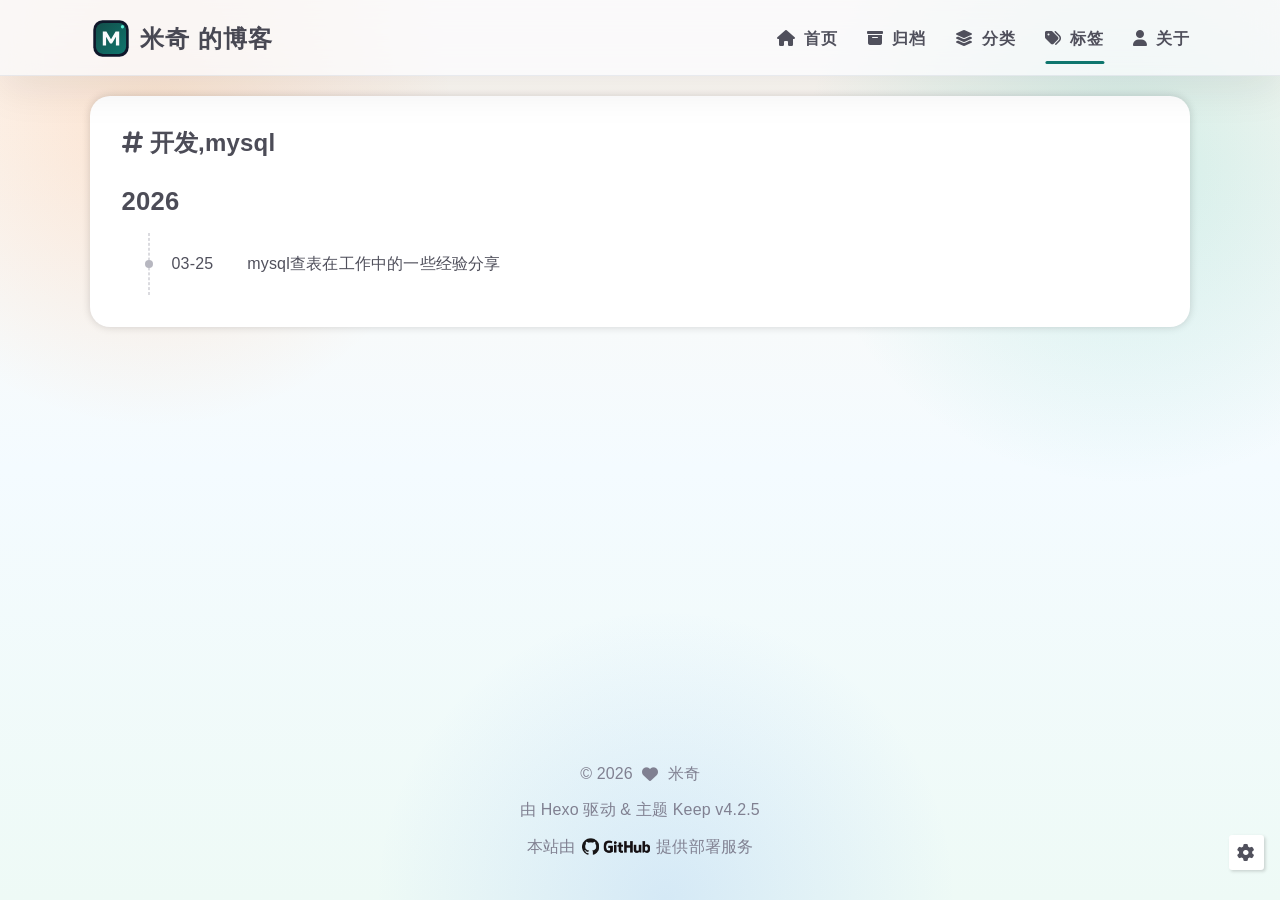
<file: tags/开发-mysql/index.html>
<!DOCTYPE html>
<html lang="zh-CN">
<head>
    <meta charset="utf-8">
    <meta name="viewport" content="width=device-width, initial-scale=1, maximum-scale=1">
    <meta name="keywords" content="生活记录,日记,菜谱,吉他谱,技术笔记">
    <meta name="description" content="记录生活日记、感悟、菜谱、吉他谱，以及工作中遇到的技术问题与解决过程。">
    <meta name="author" content="米奇">
    
    <title>
        
            标签: 开发,mysql |
        
        米奇 的博客
    </title>
    
<link rel="stylesheet" href="/css/style.css">

    
        <link rel="shortcut icon" href="/images/site-logo.svg">
    
    
<link rel="stylesheet" href="/font/css/fontawesome.min.css">

    
<link rel="stylesheet" href="/font/css/regular.min.css">

    
<link rel="stylesheet" href="/font/css/solid.min.css">

    
<link rel="stylesheet" href="/font/css/brands.min.css">

    
        
            
        
            
                
<link rel="stylesheet" href="/css/custom.css">

            
        
    
    <script class="keep-theme-configurations">
    const KEEP = window.KEEP || {}
    KEEP.hexo_config = {"hostname":"miqitudou.github.io","root":"/","language":"zh-CN"}
    KEEP.theme_config = {"base_info":{"primary_color":"#0f766e","title":"米奇 的博客","author":"米奇","avatar":"/images/site-avatar.svg","logo":"/images/site-logo.svg","favicon":"/images/site-logo.svg"},"menu":{"home":"/ || fa-solid fa-house","archives":"/archives || fa-solid fa-box-archive","categories":"/categories || fa-solid fa-layer-group","tags":"/tags || fa-solid fa-tags","about":"/about || fa-solid fa-user"},"first_screen":{"enable":true,"background_img":"/images/hero-grid-light.svg","background_img_dark":"/images/hero-grid-dark.svg","description":"记录生活、感悟与创作 || 也整理工作里的技术问题","hitokoto":false},"social_contact":{"enable":false,"links":{"github":null,"weixin":null,"qq":null,"weibo":null,"zhihu":null,"twitter":null,"x":null,"facebook":null,"email":null}},"scroll":{"progress_bar":true,"percent":false,"hide_header":true},"home":{"announcement":"这里会放生活日记、感悟、菜谱、吉他谱，也会记录工作中遇到的技术问题和解决过程。","category":true,"tag":true,"post_datetime":"updated || fa-solid fa-clock-rotate-left","post_datetime_format":"YYYY-MM-DD"},"post":{"author_badge":{"enable":true,"level_badge":false,"custom_badge":"记录者"},"word_count":{"wordcount":false,"min2read":false},"datetime_format":"YYYY-MM-DD","copyright_info":false,"share":false,"reward":{"enable":false,"img_link":null,"text":null,"icon":null}},"code_block":{"tools":{"enable":true,"style":"mac"},"highlight_theme":"obsidian"},"toc":{"enable":true,"number":true,"expand_all":false,"init_open":true,"layout":"right"},"website_count":{"busuanzi_count":{"enable":false,"site_uv":false,"site_pv":false,"page_pv":false}},"local_search":{"enable":false,"preload":false},"comment":{"enable":false,"use":"valine","valine":{"appid":null,"appkey":null,"server_urls":null,"placeholder":null},"gitalk":{"github_id":null,"github_admins":null,"repository":null,"client_id":null,"client_secret":null,"proxy":null},"twikoo":{"env_id":null,"region":null,"version":"1.6.39"},"waline":{"server_url":null,"reaction":false,"version":"3.3.2"},"giscus":{"repo":null,"repo_id":null,"category":"Announcements","category_id":null,"reactions_enabled":false},"artalk":{"server":null},"disqus":{"shortname":null}},"rss":{"enable":false},"lazyload":{"enable":false},"cdn":{"enable":false,"provider":"cdnjs"},"pjax":{"enable":false},"footer":{"since":2026,"word_count":false,"site_deploy":{"enable":true,"provider":"github","url":"https://github.com/miqitudou/miqitudou.github.io"},"record":{"enable":false,"list":[{"code":null,"link":null}]}},"inject":{"enable":true,"css":[null,"/css/custom.css"],"js":[null]},"root":"","source_data":{},"version":"4.2.5"}
    KEEP.language_ago = {"second":"%s 秒前","minute":"%s 分钟前","hour":"%s 小时前","day":"%s 天前","week":"%s 周前","month":"%s 个月前","year":"%s 年前"}
    KEEP.language_code_block = {"copy":"复制代码","copied":"已复制","fold":"折叠代码块","folded":"已折叠"}
    KEEP.language_copy_copyright = {"copy":"复制版权信息","copied":"已复制","title":"原文标题","author":"原文作者","link":"原文链接"}
  </script>
<meta name="generator" content="Hexo 8.1.1"></head>


<body>
<div class="progress-bar-container">
    
        <span class="scroll-progress-bar"></span>
    

    
</div>



<main class="page-container border-box">
    <!-- home first screen  -->
    

    <!-- page content -->
    <div class="page-main-content border-box">
        <div class="page-main-content-top">
            
<header class="header-wrapper">

    <div class="border-box header-content">
        <div class="left flex-start border-box">
            
                <a class="logo-image border-box" href="/">
                    <img src="/images/site-logo.svg">
                </a>
            
            <a class="site-name border-box" href="/">
               米奇 的博客
            </a>
        </div>

        <div class="right border-box">
            <div class="pc border-box">
                <ul class="menu-list border-box">
                    
                        
                        <li class="menu-item flex-start border-box">
                            <a class="menu-text-color border-box" href="/">
                                
                                    <i class="menu-text-color menu-icon fa-solid fa-house"></i>
                                
                                首页
                                
                            </a>
                            
                        </li>
                    
                        
                        <li class="menu-item flex-start border-box">
                            <a class="menu-text-color border-box" href="/archives">
                                
                                    <i class="menu-text-color menu-icon fa-solid fa-box-archive"></i>
                                
                                归档
                                
                            </a>
                            
                        </li>
                    
                        
                        <li class="menu-item flex-start border-box">
                            <a class="menu-text-color border-box" href="/categories">
                                
                                    <i class="menu-text-color menu-icon fa-solid fa-layer-group"></i>
                                
                                分类
                                
                            </a>
                            
                        </li>
                    
                        
                        <li class="menu-item flex-start border-box active">
                            <a class="menu-text-color border-box" href="/tags">
                                
                                    <i class="menu-text-color menu-icon fa-solid fa-tags"></i>
                                
                                标签
                                
                            </a>
                            
                        </li>
                    
                        
                        <li class="menu-item flex-start border-box">
                            <a class="menu-text-color border-box" href="/about">
                                
                                    <i class="menu-text-color menu-icon fa-solid fa-user"></i>
                                
                                关于
                                
                            </a>
                            
                        </li>
                    
                    
                </ul>
            </div>
            <div class="mobile border-box flex-start">
                
                <div class="icon-item menu-bar">
                    <div class="menu-bar-middle"></div>
                </div>
            </div>
        </div>
    </div>

    <div class="header-drawer">
        <ul class="drawer-menu-list border-box">
            
                
                <li class="drawer-menu-item border-box not-sub-menu">
                    <label class="drawer-menu-label border-box">
                        <a class="drawer-menu-text-color left-side flex-start border-box" href="/">
                            
                                <span class="menu-icon-wrap border-box flex-center">
                                    <i class="drawer-menu-text-color menu-icon fa-solid fa-house"></i>
                                </span>
                            
                            首页
                        </a>
                        
                    </label>
                    
                </li>
            
                
                <li class="drawer-menu-item border-box not-sub-menu">
                    <label class="drawer-menu-label border-box">
                        <a class="drawer-menu-text-color left-side flex-start border-box" href="/archives">
                            
                                <span class="menu-icon-wrap border-box flex-center">
                                    <i class="drawer-menu-text-color menu-icon fa-solid fa-box-archive"></i>
                                </span>
                            
                            归档
                        </a>
                        
                    </label>
                    
                </li>
            
                
                <li class="drawer-menu-item border-box not-sub-menu">
                    <label class="drawer-menu-label border-box">
                        <a class="drawer-menu-text-color left-side flex-start border-box" href="/categories">
                            
                                <span class="menu-icon-wrap border-box flex-center">
                                    <i class="drawer-menu-text-color menu-icon fa-solid fa-layer-group"></i>
                                </span>
                            
                            分类
                        </a>
                        
                    </label>
                    
                </li>
            
                
                <li class="drawer-menu-item border-box not-sub-menu active">
                    <label class="drawer-menu-label border-box">
                        <a class="drawer-menu-text-color left-side flex-start border-box" href="/tags">
                            
                                <span class="menu-icon-wrap border-box flex-center">
                                    <i class="drawer-menu-text-color menu-icon fa-solid fa-tags"></i>
                                </span>
                            
                            标签
                        </a>
                        
                    </label>
                    
                </li>
            
                
                <li class="drawer-menu-item border-box not-sub-menu">
                    <label class="drawer-menu-label border-box">
                        <a class="drawer-menu-text-color left-side flex-start border-box" href="/about">
                            
                                <span class="menu-icon-wrap border-box flex-center">
                                    <i class="drawer-menu-text-color menu-icon fa-solid fa-user"></i>
                                </span>
                            
                            关于
                        </a>
                        
                    </label>
                    
                </li>
            
        </ul>
    </div>

    <div class="window-mask"></div>

</header>


        </div>

        <div class="page-main-content-middle border-box">

            <div class="main-content border-box">
                

                    <div class="fade-in-down-animation">
    <div class="tag-archive-container border-box">
        <div class="tag-name"><i class="fas fa-hashtag"></i>&nbsp;开发,mysql
        </div>
        <div class="tag-post-list">
            
<div class="archive-list-container border-box">
    
        <section class="archive-item border-box">
            <div class="archive-item-header border-box">
                <span class="archive-year">2026</span>
            </div>
            <ul class="archive-item-body border-box">
                
                    <li class="post-item border-box">
                        <span class="starting-point border-box flex-center"></span>
                        <span class="post-date border-box">03-25</span>
                        <a class="post-title border-box text-ellipsis"
                           href="/2026/03/25/mysql%E6%9F%A5%E8%A1%A8%E5%9C%A8%E5%B7%A5%E4%BD%9C%E4%B8%AD%E7%9A%84%E4%B8%80%E4%BA%9B%E7%BB%8F%E9%AA%8C%E5%88%86%E4%BA%AB/"
                        >mysql查表在工作中的一些经验分享</a>
                    </li>
                
            </ul>
        </section>
    
</div>

        </div>
    </div>
    



</div>


                
            </div>
        </div>

        <div class="page-main-content-bottom border-box">
            
<footer class="footer border-box">
    <div class="copyright-info info-item">
    &copy;&nbsp;2026
    
            &nbsp;<i class="fas fa-heart icon-animate"></i>&nbsp;&nbsp;<a href="/">米奇</a>
        
    </div>

    <div class="theme-info info-item">
        由&nbsp;<a target="_blank" href="https://hexo.io">Hexo</a>&nbsp;驱动&nbsp;&&nbsp;主题&nbsp;<a class="keep-version" target="_blank" href="https://github.com/XPoet/hexo-theme-keep">Keep</a>
    </div>

    
        
        <div class="deploy-info info-item">
            
                <a target="_blank" rel="nofollow" href="https://github.com/miqitudou/miqitudou.github.io">
            
            本站由 <span class="tooltip" data-tooltip-content="GitHub Pages"><img src="/images/brands/github.png"></span> 提供部署服务
            
                </a>
            
        </div>
    

    

    
</footer>

        </div>
    </div>

    <!-- post tools -->
    

    <!-- side tools -->
    <div class="side-tools">
        <div class="side-tools-container border-box ">
    <ul class="side-tools-list side-tools-show-handle border-box">
        <li class="tools-item tool-font-adjust-plus flex-center">
            <i class="fas fa-search-plus"></i>
        </li>

        <li class="tools-item tool-font-adjust-minus flex-center">
            <i class="fas fa-search-minus"></i>
        </li>

        <!-- toggle mode -->
        
            <li class="tools-item tool-toggle-theme-mode flex-center">
                <i class="fas fa-moon"></i>
            </li>
        

        <!-- rss -->
        

        <!-- to bottom -->
        <li class="tools-item tool-scroll-to-bottom flex-center">
            <i class="fas fa-arrow-down"></i>
        </li>
    </ul>

    <ul class="exposed-tools-list border-box">
        

        

        <li class="tools-item tool-toggle-show flex-center">
            <i class="fas fa-cog fa-spin"></i>
        </li>

        <li class="tools-item tool-scroll-to-top flex-center show-arrow">
            <i class="arrow fas fa-arrow-up"></i>
            <span class="percent"></span>
        </li>
    </ul>
</div>

    </div>

    <!-- image mask -->
    <div class="zoom-in-image-mask">
    <img class="zoom-in-image">
</div>


    <!-- local search -->
    

    <!-- tablet toc -->
    
</main>






<!-- common js -->

<script src="/js/utils.js"></script>

<script src="/js/header-shrink.js"></script>

<script src="/js/back2top.js"></script>

<script src="/js/toggle-theme.js"></script>

<script src="/js/code-block.js"></script>

<script src="/js/main.js"></script>

<script src="/js/libs/anime.min.js"></script>


<!-- local search -->


<!-- lazyload -->


<div class="">
    <!-- home page -->
    

    <!-- post page -->
    

    <!-- categories page -->
    

    <!-- links page -->
    

    <!-- photos page -->
    

    <!-- tools page -->
    
</div>

<!-- mermaid -->


<!-- pjax -->



    
        
    

</body>
</html>
</file>
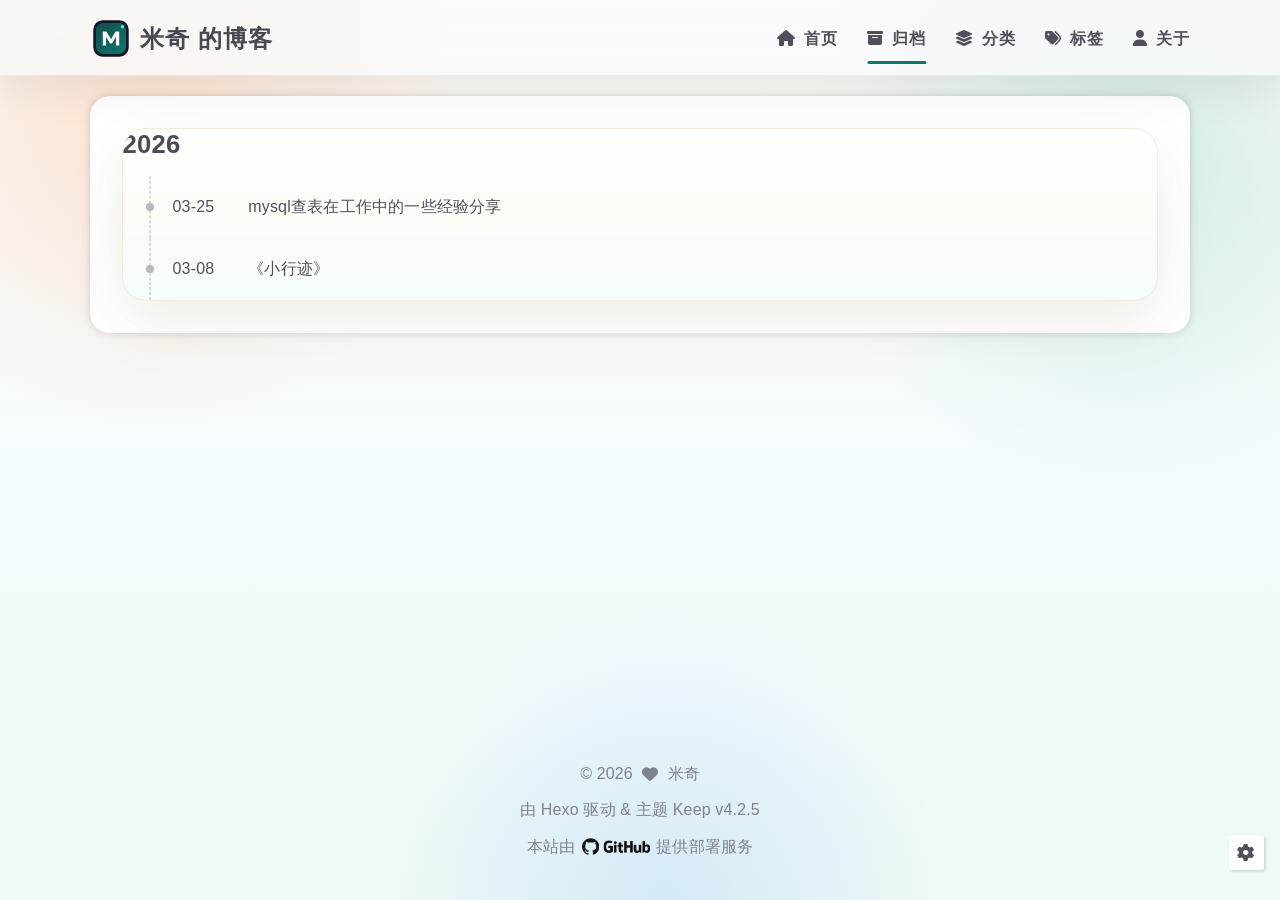
<file: archives/2026/03/index.html>
<!DOCTYPE html>
<html lang="zh-CN">
<head>
    <meta charset="utf-8">
    <meta name="viewport" content="width=device-width, initial-scale=1, maximum-scale=1">
    <meta name="keywords" content="生活记录,日记,菜谱,吉他谱,技术笔记">
    <meta name="description" content="记录生活日记、感悟、菜谱、吉他谱，以及工作中遇到的技术问题与解决过程。">
    <meta name="author" content="米奇">
    
    <title>
        
            归档: 2026/3 |
        
        米奇 的博客
    </title>
    
<link rel="stylesheet" href="/css/style.css">

    
        <link rel="shortcut icon" href="/images/site-logo.svg">
    
    
<link rel="stylesheet" href="/font/css/fontawesome.min.css">

    
<link rel="stylesheet" href="/font/css/regular.min.css">

    
<link rel="stylesheet" href="/font/css/solid.min.css">

    
<link rel="stylesheet" href="/font/css/brands.min.css">

    
        
            
        
            
                
<link rel="stylesheet" href="/css/custom.css">

            
        
    
    <script class="keep-theme-configurations">
    const KEEP = window.KEEP || {}
    KEEP.hexo_config = {"hostname":"miqitudou.github.io","root":"/","language":"zh-CN"}
    KEEP.theme_config = {"base_info":{"primary_color":"#0f766e","title":"米奇 的博客","author":"米奇","avatar":"/images/site-avatar.svg","logo":"/images/site-logo.svg","favicon":"/images/site-logo.svg"},"menu":{"home":"/ || fa-solid fa-house","archives":"/archives || fa-solid fa-box-archive","categories":"/categories || fa-solid fa-layer-group","tags":"/tags || fa-solid fa-tags","about":"/about || fa-solid fa-user"},"first_screen":{"enable":true,"background_img":"/images/hero-grid-light.svg","background_img_dark":"/images/hero-grid-dark.svg","description":"记录生活、感悟与创作 || 也整理工作里的技术问题","hitokoto":false},"social_contact":{"enable":false,"links":{"github":null,"weixin":null,"qq":null,"weibo":null,"zhihu":null,"twitter":null,"x":null,"facebook":null,"email":null}},"scroll":{"progress_bar":true,"percent":false,"hide_header":true},"home":{"announcement":"这里会放生活日记、感悟、菜谱、吉他谱，也会记录工作中遇到的技术问题和解决过程。","category":true,"tag":true,"post_datetime":"updated || fa-solid fa-clock-rotate-left","post_datetime_format":"YYYY-MM-DD"},"post":{"author_badge":{"enable":true,"level_badge":false,"custom_badge":"记录者"},"word_count":{"wordcount":false,"min2read":false},"datetime_format":"YYYY-MM-DD","copyright_info":false,"share":false,"reward":{"enable":false,"img_link":null,"text":null,"icon":null}},"code_block":{"tools":{"enable":true,"style":"mac"},"highlight_theme":"obsidian"},"toc":{"enable":true,"number":true,"expand_all":false,"init_open":true,"layout":"right"},"website_count":{"busuanzi_count":{"enable":false,"site_uv":false,"site_pv":false,"page_pv":false}},"local_search":{"enable":false,"preload":false},"comment":{"enable":false,"use":"valine","valine":{"appid":null,"appkey":null,"server_urls":null,"placeholder":null},"gitalk":{"github_id":null,"github_admins":null,"repository":null,"client_id":null,"client_secret":null,"proxy":null},"twikoo":{"env_id":null,"region":null,"version":"1.6.39"},"waline":{"server_url":null,"reaction":false,"version":"3.3.2"},"giscus":{"repo":null,"repo_id":null,"category":"Announcements","category_id":null,"reactions_enabled":false},"artalk":{"server":null},"disqus":{"shortname":null}},"rss":{"enable":false},"lazyload":{"enable":false},"cdn":{"enable":false,"provider":"cdnjs"},"pjax":{"enable":false},"footer":{"since":2026,"word_count":false,"site_deploy":{"enable":true,"provider":"github","url":"https://github.com/miqitudou/miqitudou.github.io"},"record":{"enable":false,"list":[{"code":null,"link":null}]}},"inject":{"enable":true,"css":[null,"/css/custom.css"],"js":[null]},"root":"","source_data":{},"version":"4.2.5"}
    KEEP.language_ago = {"second":"%s 秒前","minute":"%s 分钟前","hour":"%s 小时前","day":"%s 天前","week":"%s 周前","month":"%s 个月前","year":"%s 年前"}
    KEEP.language_code_block = {"copy":"复制代码","copied":"已复制","fold":"折叠代码块","folded":"已折叠"}
    KEEP.language_copy_copyright = {"copy":"复制版权信息","copied":"已复制","title":"原文标题","author":"原文作者","link":"原文链接"}
  </script>
<meta name="generator" content="Hexo 8.1.1"></head>


<body>
<div class="progress-bar-container">
    
        <span class="scroll-progress-bar"></span>
    

    
</div>



<main class="page-container border-box">
    <!-- home first screen  -->
    

    <!-- page content -->
    <div class="page-main-content border-box">
        <div class="page-main-content-top">
            
<header class="header-wrapper">

    <div class="border-box header-content">
        <div class="left flex-start border-box">
            
                <a class="logo-image border-box" href="/">
                    <img src="/images/site-logo.svg">
                </a>
            
            <a class="site-name border-box" href="/">
               米奇 的博客
            </a>
        </div>

        <div class="right border-box">
            <div class="pc border-box">
                <ul class="menu-list border-box">
                    
                        
                        <li class="menu-item flex-start border-box">
                            <a class="menu-text-color border-box" href="/">
                                
                                    <i class="menu-text-color menu-icon fa-solid fa-house"></i>
                                
                                首页
                                
                            </a>
                            
                        </li>
                    
                        
                        <li class="menu-item flex-start border-box active">
                            <a class="menu-text-color border-box" href="/archives">
                                
                                    <i class="menu-text-color menu-icon fa-solid fa-box-archive"></i>
                                
                                归档
                                
                            </a>
                            
                        </li>
                    
                        
                        <li class="menu-item flex-start border-box">
                            <a class="menu-text-color border-box" href="/categories">
                                
                                    <i class="menu-text-color menu-icon fa-solid fa-layer-group"></i>
                                
                                分类
                                
                            </a>
                            
                        </li>
                    
                        
                        <li class="menu-item flex-start border-box">
                            <a class="menu-text-color border-box" href="/tags">
                                
                                    <i class="menu-text-color menu-icon fa-solid fa-tags"></i>
                                
                                标签
                                
                            </a>
                            
                        </li>
                    
                        
                        <li class="menu-item flex-start border-box">
                            <a class="menu-text-color border-box" href="/about">
                                
                                    <i class="menu-text-color menu-icon fa-solid fa-user"></i>
                                
                                关于
                                
                            </a>
                            
                        </li>
                    
                    
                </ul>
            </div>
            <div class="mobile border-box flex-start">
                
                <div class="icon-item menu-bar">
                    <div class="menu-bar-middle"></div>
                </div>
            </div>
        </div>
    </div>

    <div class="header-drawer">
        <ul class="drawer-menu-list border-box">
            
                
                <li class="drawer-menu-item border-box not-sub-menu">
                    <label class="drawer-menu-label border-box">
                        <a class="drawer-menu-text-color left-side flex-start border-box" href="/">
                            
                                <span class="menu-icon-wrap border-box flex-center">
                                    <i class="drawer-menu-text-color menu-icon fa-solid fa-house"></i>
                                </span>
                            
                            首页
                        </a>
                        
                    </label>
                    
                </li>
            
                
                <li class="drawer-menu-item border-box not-sub-menu active">
                    <label class="drawer-menu-label border-box">
                        <a class="drawer-menu-text-color left-side flex-start border-box" href="/archives">
                            
                                <span class="menu-icon-wrap border-box flex-center">
                                    <i class="drawer-menu-text-color menu-icon fa-solid fa-box-archive"></i>
                                </span>
                            
                            归档
                        </a>
                        
                    </label>
                    
                </li>
            
                
                <li class="drawer-menu-item border-box not-sub-menu">
                    <label class="drawer-menu-label border-box">
                        <a class="drawer-menu-text-color left-side flex-start border-box" href="/categories">
                            
                                <span class="menu-icon-wrap border-box flex-center">
                                    <i class="drawer-menu-text-color menu-icon fa-solid fa-layer-group"></i>
                                </span>
                            
                            分类
                        </a>
                        
                    </label>
                    
                </li>
            
                
                <li class="drawer-menu-item border-box not-sub-menu">
                    <label class="drawer-menu-label border-box">
                        <a class="drawer-menu-text-color left-side flex-start border-box" href="/tags">
                            
                                <span class="menu-icon-wrap border-box flex-center">
                                    <i class="drawer-menu-text-color menu-icon fa-solid fa-tags"></i>
                                </span>
                            
                            标签
                        </a>
                        
                    </label>
                    
                </li>
            
                
                <li class="drawer-menu-item border-box not-sub-menu">
                    <label class="drawer-menu-label border-box">
                        <a class="drawer-menu-text-color left-side flex-start border-box" href="/about">
                            
                                <span class="menu-icon-wrap border-box flex-center">
                                    <i class="drawer-menu-text-color menu-icon fa-solid fa-user"></i>
                                </span>
                            
                            关于
                        </a>
                        
                    </label>
                    
                </li>
            
        </ul>
    </div>

    <div class="window-mask"></div>

</header>


        </div>

        <div class="page-main-content-middle border-box">

            <div class="main-content border-box">
                

                    <div class="fade-in-down-animation">
    <div class="archives-container">
        <div class="archives-timeline border-box">
            
<div class="archive-list-container border-box">
    
        <section class="archive-item border-box">
            <div class="archive-item-header border-box">
                <span class="archive-year">2026</span>
            </div>
            <ul class="archive-item-body border-box">
                
                    <li class="post-item border-box">
                        <span class="starting-point border-box flex-center"></span>
                        <span class="post-date border-box">03-25</span>
                        <a class="post-title border-box text-ellipsis"
                           href="/2026/03/25/mysql%E6%9F%A5%E8%A1%A8%E5%9C%A8%E5%B7%A5%E4%BD%9C%E4%B8%AD%E7%9A%84%E4%B8%80%E4%BA%9B%E7%BB%8F%E9%AA%8C%E5%88%86%E4%BA%AB/"
                        >mysql查表在工作中的一些经验分享</a>
                    </li>
                
                    <li class="post-item border-box">
                        <span class="starting-point border-box flex-center"></span>
                        <span class="post-date border-box">03-08</span>
                        <a class="post-title border-box text-ellipsis"
                           href="/2026/03/08/%E3%80%8A%E5%B0%8F%E8%A1%8C%E8%BF%B9%E3%80%8B/"
                        >《小行迹》</a>
                    </li>
                
            </ul>
        </section>
    
</div>

        </div>
    </div>
    



</div>


                
            </div>
        </div>

        <div class="page-main-content-bottom border-box">
            
<footer class="footer border-box">
    <div class="copyright-info info-item">
    &copy;&nbsp;2026
    
            &nbsp;<i class="fas fa-heart icon-animate"></i>&nbsp;&nbsp;<a href="/">米奇</a>
        
    </div>

    <div class="theme-info info-item">
        由&nbsp;<a target="_blank" href="https://hexo.io">Hexo</a>&nbsp;驱动&nbsp;&&nbsp;主题&nbsp;<a class="keep-version" target="_blank" href="https://github.com/XPoet/hexo-theme-keep">Keep</a>
    </div>

    
        
        <div class="deploy-info info-item">
            
                <a target="_blank" rel="nofollow" href="https://github.com/miqitudou/miqitudou.github.io">
            
            本站由 <span class="tooltip" data-tooltip-content="GitHub Pages"><img src="/images/brands/github.png"></span> 提供部署服务
            
                </a>
            
        </div>
    

    

    
</footer>

        </div>
    </div>

    <!-- post tools -->
    

    <!-- side tools -->
    <div class="side-tools">
        <div class="side-tools-container border-box ">
    <ul class="side-tools-list side-tools-show-handle border-box">
        <li class="tools-item tool-font-adjust-plus flex-center">
            <i class="fas fa-search-plus"></i>
        </li>

        <li class="tools-item tool-font-adjust-minus flex-center">
            <i class="fas fa-search-minus"></i>
        </li>

        <!-- toggle mode -->
        
            <li class="tools-item tool-toggle-theme-mode flex-center">
                <i class="fas fa-moon"></i>
            </li>
        

        <!-- rss -->
        

        <!-- to bottom -->
        <li class="tools-item tool-scroll-to-bottom flex-center">
            <i class="fas fa-arrow-down"></i>
        </li>
    </ul>

    <ul class="exposed-tools-list border-box">
        

        

        <li class="tools-item tool-toggle-show flex-center">
            <i class="fas fa-cog fa-spin"></i>
        </li>

        <li class="tools-item tool-scroll-to-top flex-center show-arrow">
            <i class="arrow fas fa-arrow-up"></i>
            <span class="percent"></span>
        </li>
    </ul>
</div>

    </div>

    <!-- image mask -->
    <div class="zoom-in-image-mask">
    <img class="zoom-in-image">
</div>


    <!-- local search -->
    

    <!-- tablet toc -->
    
</main>






<!-- common js -->

<script src="/js/utils.js"></script>

<script src="/js/header-shrink.js"></script>

<script src="/js/back2top.js"></script>

<script src="/js/toggle-theme.js"></script>

<script src="/js/code-block.js"></script>

<script src="/js/main.js"></script>

<script src="/js/libs/anime.min.js"></script>


<!-- local search -->


<!-- lazyload -->


<div class="">
    <!-- home page -->
    

    <!-- post page -->
    

    <!-- categories page -->
    

    <!-- links page -->
    

    <!-- photos page -->
    

    <!-- tools page -->
    
</div>

<!-- mermaid -->


<!-- pjax -->



    
        
    

</body>
</html>
</file>
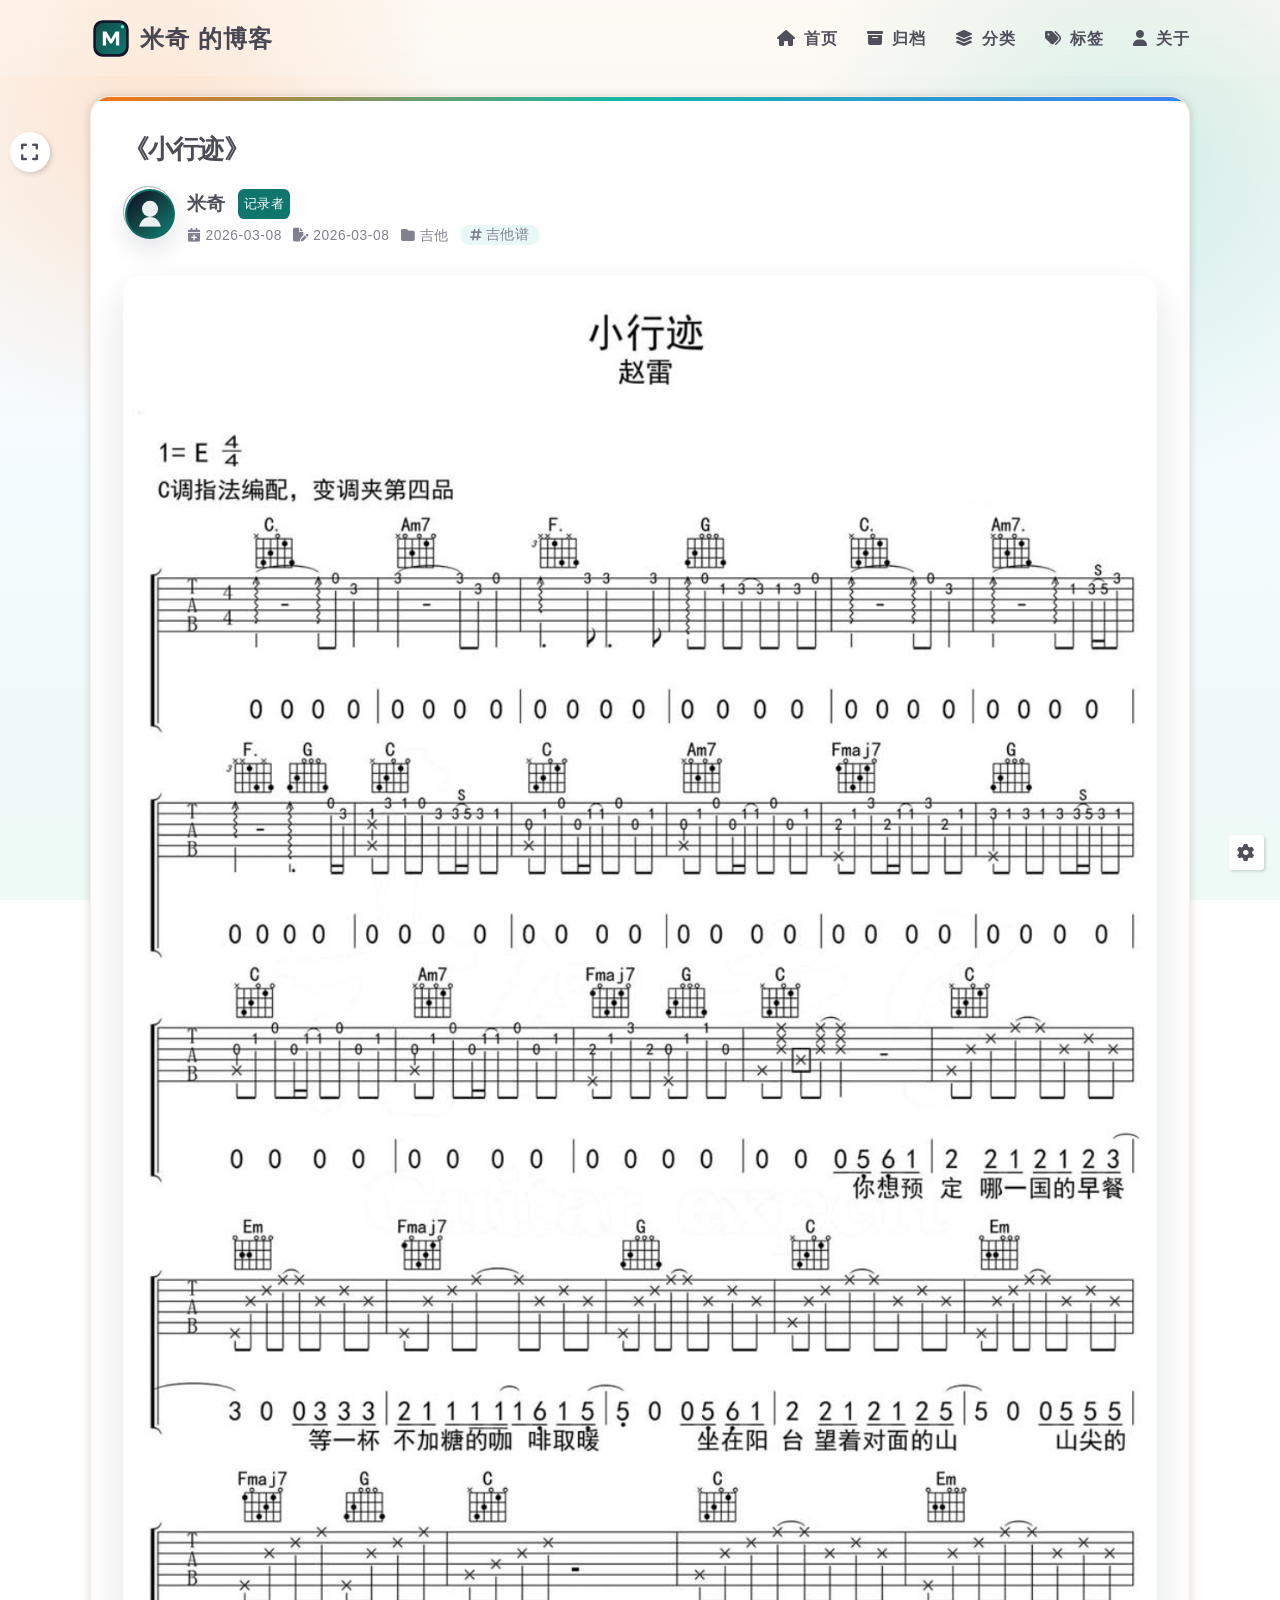
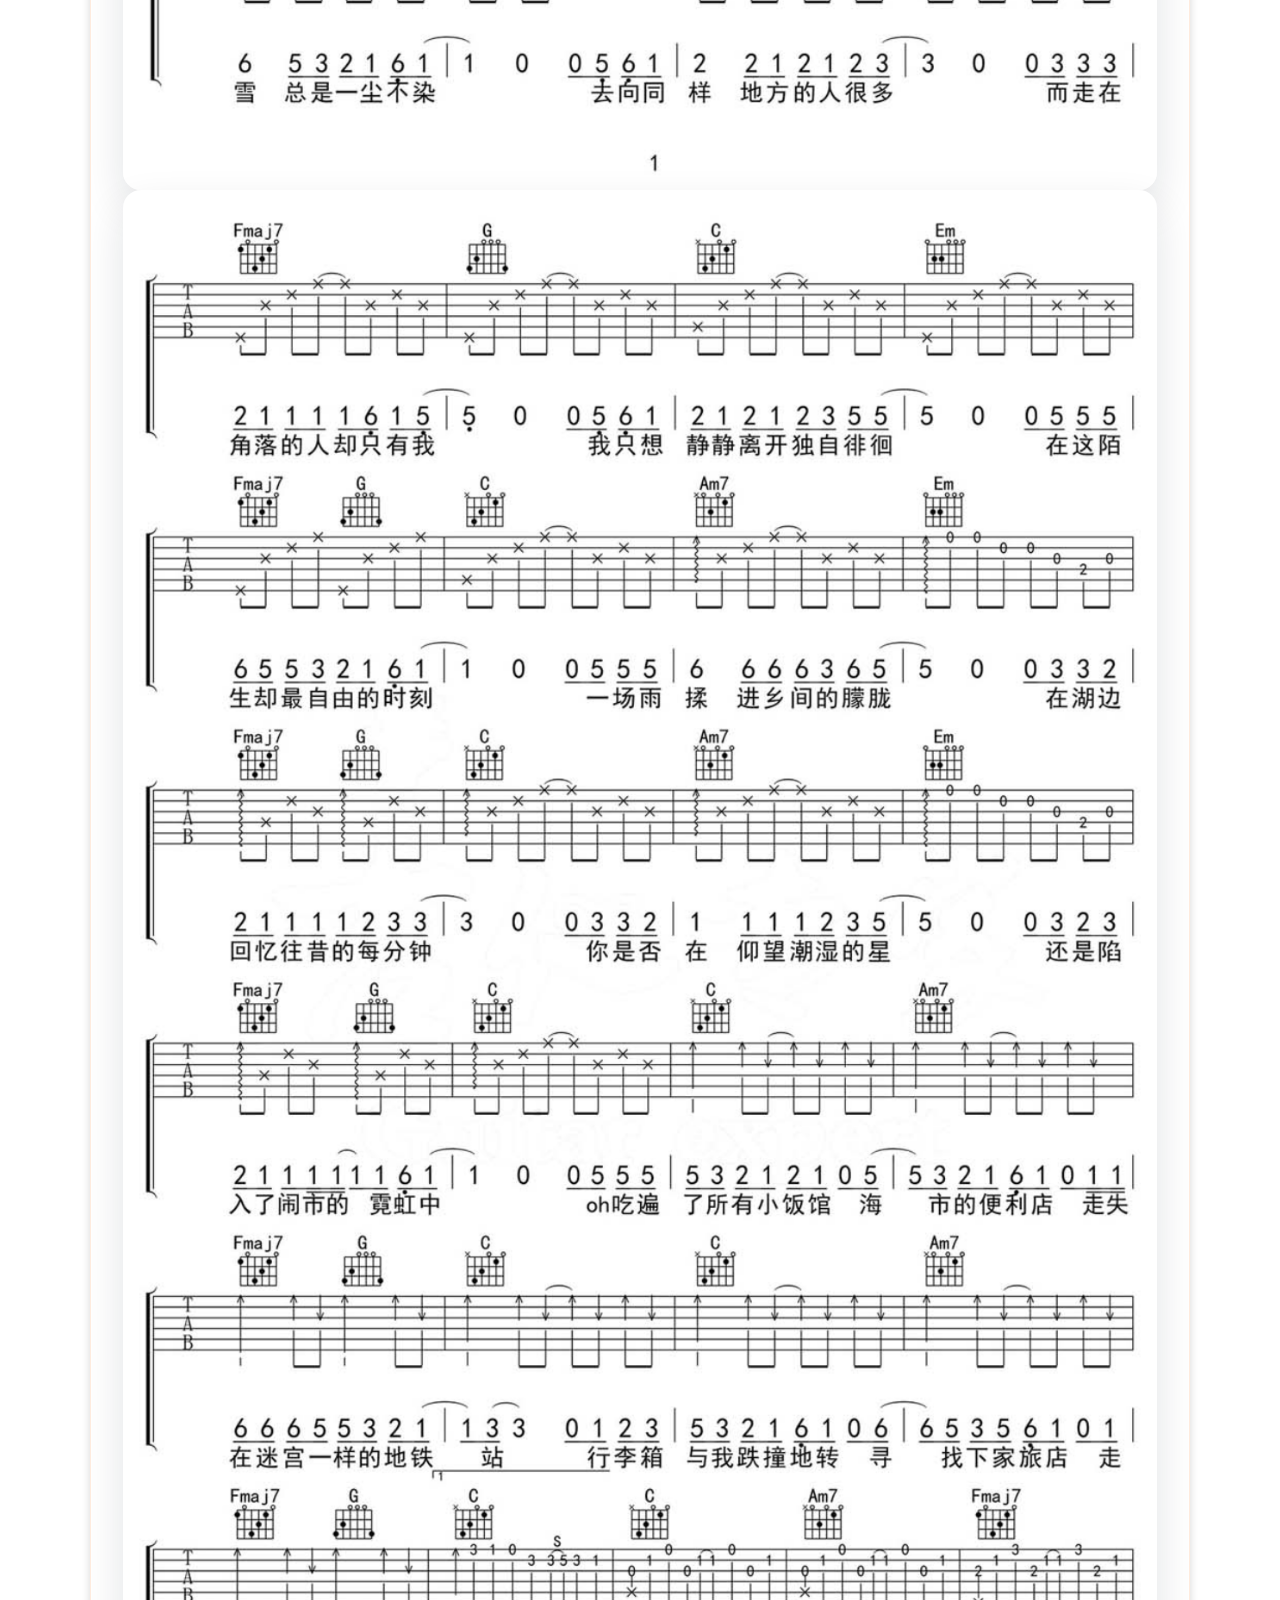
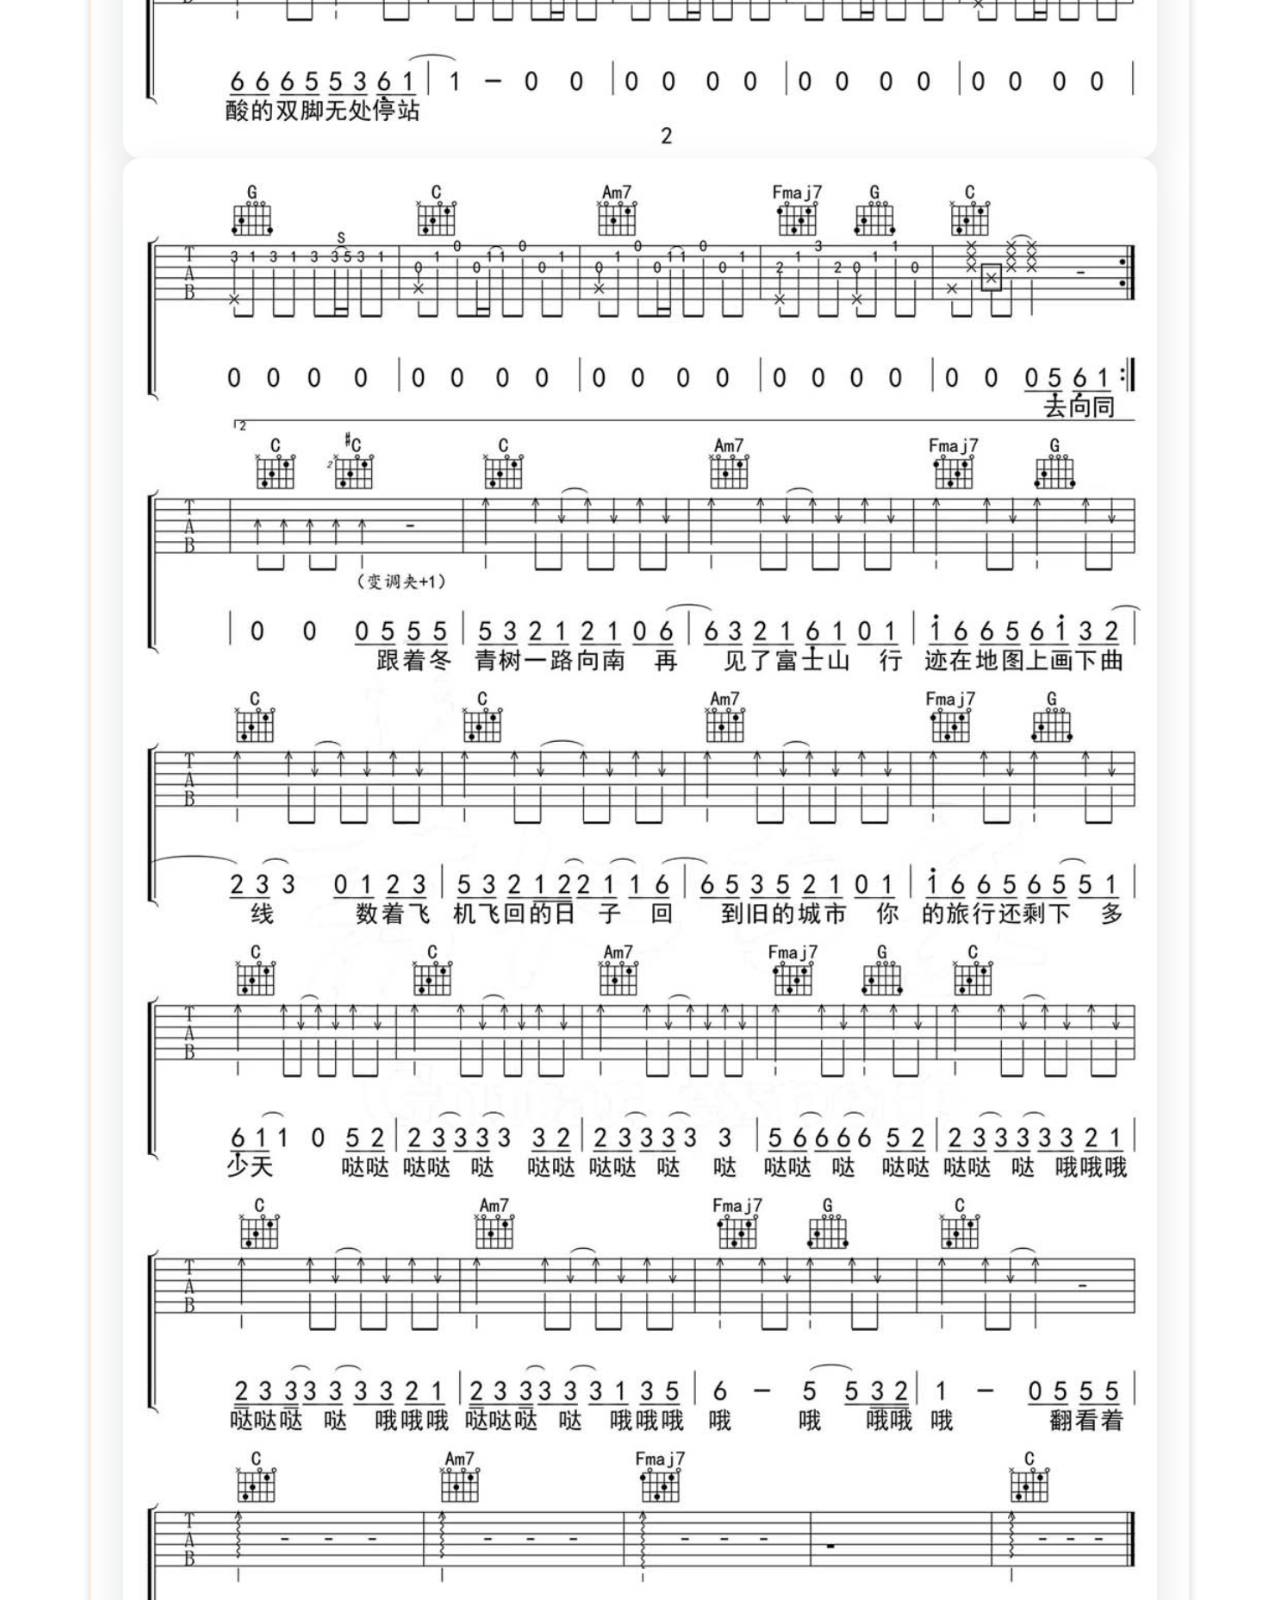
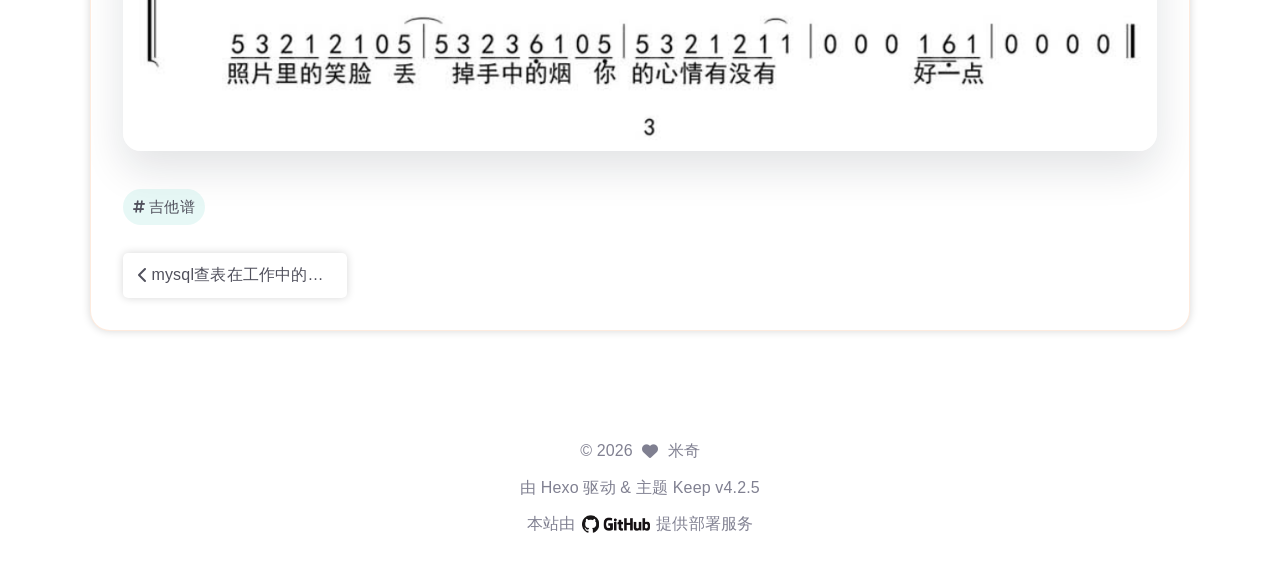
<file: 2026/03/08/《小行迹》/index.html>
<!DOCTYPE html>
<html lang="zh-CN">
<head>
    <meta charset="utf-8">
    <meta name="viewport" content="width=device-width, initial-scale=1, maximum-scale=1">
    <meta name="keywords" content="生活记录,日记,菜谱,吉他谱,技术笔记">
    <meta name="description" content="记录生活日记、感悟、菜谱、吉他谱，以及工作中遇到的技术问题与解决过程。">
    <meta name="author" content="米奇">
    
    <title>
        
            《小行迹》 |
        
        米奇 的博客
    </title>
    
<link rel="stylesheet" href="/css/style.css">

    
        <link rel="shortcut icon" href="/images/site-logo.svg">
    
    
<link rel="stylesheet" href="/font/css/fontawesome.min.css">

    
<link rel="stylesheet" href="/font/css/regular.min.css">

    
<link rel="stylesheet" href="/font/css/solid.min.css">

    
<link rel="stylesheet" href="/font/css/brands.min.css">

    
        
            
        
            
                
<link rel="stylesheet" href="/css/custom.css">

            
        
    
    <script class="keep-theme-configurations">
    const KEEP = window.KEEP || {}
    KEEP.hexo_config = {"hostname":"miqitudou.github.io","root":"/","language":"zh-CN"}
    KEEP.theme_config = {"base_info":{"primary_color":"#0f766e","title":"米奇 的博客","author":"米奇","avatar":"/images/site-avatar.svg","logo":"/images/site-logo.svg","favicon":"/images/site-logo.svg"},"menu":{"home":"/ || fa-solid fa-house","archives":"/archives || fa-solid fa-box-archive","categories":"/categories || fa-solid fa-layer-group","tags":"/tags || fa-solid fa-tags","about":"/about || fa-solid fa-user"},"first_screen":{"enable":true,"background_img":"/images/hero-grid-light.svg","background_img_dark":"/images/hero-grid-dark.svg","description":"记录生活、感悟与创作 || 也整理工作里的技术问题","hitokoto":false},"social_contact":{"enable":false,"links":{"github":null,"weixin":null,"qq":null,"weibo":null,"zhihu":null,"twitter":null,"x":null,"facebook":null,"email":null}},"scroll":{"progress_bar":true,"percent":false,"hide_header":true},"home":{"announcement":"这里会放生活日记、感悟、菜谱、吉他谱，也会记录工作中遇到的技术问题和解决过程。","category":true,"tag":true,"post_datetime":"updated || fa-solid fa-clock-rotate-left","post_datetime_format":"YYYY-MM-DD"},"post":{"author_badge":{"enable":true,"level_badge":false,"custom_badge":"记录者"},"word_count":{"wordcount":false,"min2read":false},"datetime_format":"YYYY-MM-DD","copyright_info":false,"share":false,"reward":{"enable":false,"img_link":null,"text":null,"icon":null}},"code_block":{"tools":{"enable":true,"style":"mac"},"highlight_theme":"obsidian"},"toc":{"enable":true,"number":true,"expand_all":false,"init_open":true,"layout":"right"},"website_count":{"busuanzi_count":{"enable":false,"site_uv":false,"site_pv":false,"page_pv":false}},"local_search":{"enable":false,"preload":false},"comment":{"enable":false,"use":"valine","valine":{"appid":null,"appkey":null,"server_urls":null,"placeholder":null},"gitalk":{"github_id":null,"github_admins":null,"repository":null,"client_id":null,"client_secret":null,"proxy":null},"twikoo":{"env_id":null,"region":null,"version":"1.6.39"},"waline":{"server_url":null,"reaction":false,"version":"3.3.2"},"giscus":{"repo":null,"repo_id":null,"category":"Announcements","category_id":null,"reactions_enabled":false},"artalk":{"server":null},"disqus":{"shortname":null}},"rss":{"enable":false},"lazyload":{"enable":false},"cdn":{"enable":false,"provider":"cdnjs"},"pjax":{"enable":false},"footer":{"since":2026,"word_count":false,"site_deploy":{"enable":true,"provider":"github","url":"https://github.com/miqitudou/miqitudou.github.io"},"record":{"enable":false,"list":[{"code":null,"link":null}]}},"inject":{"enable":true,"css":[null,"/css/custom.css"],"js":[null]},"root":"","source_data":{},"version":"4.2.5"}
    KEEP.language_ago = {"second":"%s 秒前","minute":"%s 分钟前","hour":"%s 小时前","day":"%s 天前","week":"%s 周前","month":"%s 个月前","year":"%s 年前"}
    KEEP.language_code_block = {"copy":"复制代码","copied":"已复制","fold":"折叠代码块","folded":"已折叠"}
    KEEP.language_copy_copyright = {"copy":"复制版权信息","copied":"已复制","title":"原文标题","author":"原文作者","link":"原文链接"}
  </script>
<meta name="generator" content="Hexo 8.1.1"></head>


<body>
<div class="progress-bar-container">
    
        <span class="scroll-progress-bar"></span>
    

    
</div>



<main class="page-container border-box">
    <!-- home first screen  -->
    

    <!-- page content -->
    <div class="page-main-content border-box">
        <div class="page-main-content-top">
            
<header class="header-wrapper">

    <div class="border-box header-content">
        <div class="left flex-start border-box">
            
                <a class="logo-image border-box" href="/">
                    <img src="/images/site-logo.svg">
                </a>
            
            <a class="site-name border-box" href="/">
               米奇 的博客
            </a>
        </div>

        <div class="right border-box">
            <div class="pc border-box">
                <ul class="menu-list border-box">
                    
                        
                        <li class="menu-item flex-start border-box">
                            <a class="menu-text-color border-box" href="/">
                                
                                    <i class="menu-text-color menu-icon fa-solid fa-house"></i>
                                
                                首页
                                
                            </a>
                            
                        </li>
                    
                        
                        <li class="menu-item flex-start border-box">
                            <a class="menu-text-color border-box" href="/archives">
                                
                                    <i class="menu-text-color menu-icon fa-solid fa-box-archive"></i>
                                
                                归档
                                
                            </a>
                            
                        </li>
                    
                        
                        <li class="menu-item flex-start border-box">
                            <a class="menu-text-color border-box" href="/categories">
                                
                                    <i class="menu-text-color menu-icon fa-solid fa-layer-group"></i>
                                
                                分类
                                
                            </a>
                            
                        </li>
                    
                        
                        <li class="menu-item flex-start border-box">
                            <a class="menu-text-color border-box" href="/tags">
                                
                                    <i class="menu-text-color menu-icon fa-solid fa-tags"></i>
                                
                                标签
                                
                            </a>
                            
                        </li>
                    
                        
                        <li class="menu-item flex-start border-box">
                            <a class="menu-text-color border-box" href="/about">
                                
                                    <i class="menu-text-color menu-icon fa-solid fa-user"></i>
                                
                                关于
                                
                            </a>
                            
                        </li>
                    
                    
                </ul>
            </div>
            <div class="mobile border-box flex-start">
                
                <div class="icon-item menu-bar">
                    <div class="menu-bar-middle"></div>
                </div>
            </div>
        </div>
    </div>

    <div class="header-drawer">
        <ul class="drawer-menu-list border-box">
            
                
                <li class="drawer-menu-item border-box not-sub-menu">
                    <label class="drawer-menu-label border-box">
                        <a class="drawer-menu-text-color left-side flex-start border-box" href="/">
                            
                                <span class="menu-icon-wrap border-box flex-center">
                                    <i class="drawer-menu-text-color menu-icon fa-solid fa-house"></i>
                                </span>
                            
                            首页
                        </a>
                        
                    </label>
                    
                </li>
            
                
                <li class="drawer-menu-item border-box not-sub-menu">
                    <label class="drawer-menu-label border-box">
                        <a class="drawer-menu-text-color left-side flex-start border-box" href="/archives">
                            
                                <span class="menu-icon-wrap border-box flex-center">
                                    <i class="drawer-menu-text-color menu-icon fa-solid fa-box-archive"></i>
                                </span>
                            
                            归档
                        </a>
                        
                    </label>
                    
                </li>
            
                
                <li class="drawer-menu-item border-box not-sub-menu">
                    <label class="drawer-menu-label border-box">
                        <a class="drawer-menu-text-color left-side flex-start border-box" href="/categories">
                            
                                <span class="menu-icon-wrap border-box flex-center">
                                    <i class="drawer-menu-text-color menu-icon fa-solid fa-layer-group"></i>
                                </span>
                            
                            分类
                        </a>
                        
                    </label>
                    
                </li>
            
                
                <li class="drawer-menu-item border-box not-sub-menu">
                    <label class="drawer-menu-label border-box">
                        <a class="drawer-menu-text-color left-side flex-start border-box" href="/tags">
                            
                                <span class="menu-icon-wrap border-box flex-center">
                                    <i class="drawer-menu-text-color menu-icon fa-solid fa-tags"></i>
                                </span>
                            
                            标签
                        </a>
                        
                    </label>
                    
                </li>
            
                
                <li class="drawer-menu-item border-box not-sub-menu">
                    <label class="drawer-menu-label border-box">
                        <a class="drawer-menu-text-color left-side flex-start border-box" href="/about">
                            
                                <span class="menu-icon-wrap border-box flex-center">
                                    <i class="drawer-menu-text-color menu-icon fa-solid fa-user"></i>
                                </span>
                            
                            关于
                        </a>
                        
                    </label>
                    
                </li>
            
        </ul>
    </div>

    <div class="window-mask"></div>

</header>


        </div>

        <div class="page-main-content-middle border-box">

            <div class="main-content border-box">
                

                    
<div class="fade-in-down-animation">
    <div class="post-page-container border-box">
        <div class="post-content-container border-box">
            

            <div class="post-content-bottom border-box">
                
                    <div class="post-title">
                        《小行迹》
                    </div>
                

                
                    <div class="post-header border-box">
                        
                            <div class="avatar-box border-box">
                                <img src="/images/site-avatar.svg">
                            </div>
                        
                        <div class="info-box">
                            <div class="author border-box">
                                <span class="name">米奇</span>
                                
                                    <span class="author-badge">记录者</span>
                                
                            </div>
                            <div class="meta-info border-box">
                                

<div class="post-meta-info-container border-box post">
    <div class="post-meta-info border-box">
        

        
            <span class="meta-info-item post-create-date">
                <i class="icon fa-solid fa-calendar-plus"></i>&nbsp;
                <span class="datetime">2026-03-08</span>
            </span>

            
                <span class="meta-info-item post-update-date">
                    <i class="icon fa-solid fa-file-pen"></i>&nbsp;
                    <span class="datetime" data-updated="Sun Mar 08 2026 20:10:38 GMT+0800">2026-03-08</span>
                </span>
            
        

        
            <span class="meta-info-item post-category border-box"><i class="icon fas fa-folder"></i>&nbsp;
                <ul class="post-category-ul">
                    
                            <li class="category-item"><a href="/categories/%E5%90%89%E4%BB%96/">吉他</a></li>
                        
                    
                </ul>
            </span>
        

        
            <span class="post-tag meta-info-item border-box">
                <ul class="post-tag-ul">
                    
                            <li class="tag-item"><span class="tag-separator"><i class="icon fas fa-hashtag"></i></span><a href="/tags/%E5%90%89%E4%BB%96%E8%B0%B1/">吉他谱</a></li>
                        
                    
                </ul>
            </span>
        

        
        
        
        
    </div>

    
</div>

                            </div>
                        </div>
                    </div>
                

                <div class="post-content keep-markdown-body ">
                    

                    
                         <img   src="/2026/03/08/%E3%80%8A%E5%B0%8F%E8%A1%8C%E8%BF%B9%E3%80%8B/jita-pu-1.png"  class="" title="《小行迹》吉他谱 1">

<img   src="/2026/03/08/%E3%80%8A%E5%B0%8F%E8%A1%8C%E8%BF%B9%E3%80%8B/jita-pu-2.png"  class="" title="《小行迹》吉他谱 2">

<img   src="/2026/03/08/%E3%80%8A%E5%B0%8F%E8%A1%8C%E8%BF%B9%E3%80%8B/jita-pu-3.png"  class="" title="《小行迹》吉他谱 3">

                    
                </div>

                

                <div class="post-bottom-tags-and-share border-box">
                    <div>
                        
                            <ul class="post-tags-box border-box">
                                
                                    <li class="tag-item border-box">
                                        <i class="icon fas fa-hashtag"></i>&nbsp;<a href="/tags/%E5%90%89%E4%BB%96%E8%B0%B1/">吉他谱</a>
                                    </li>
                                
                            </ul>
                        
                    </div>
                    <div>
                        
                    </div>
                </div>

                

                
                    <div class="post-nav border-box">
                        
                            <div class="prev-post">
                                <a class="prev"
                                   rel="prev"
                                   href="/2026/03/25/mysql%E6%9F%A5%E8%A1%A8%E5%9C%A8%E5%B7%A5%E4%BD%9C%E4%B8%AD%E7%9A%84%E4%B8%80%E4%BA%9B%E7%BB%8F%E9%AA%8C%E5%88%86%E4%BA%AB/"
                                   title="mysql查表在工作中的一些经验分享"
                                >
                                    <span class="left arrow-icon flex-center">
                                        <i class="fas fa-chevron-left"></i>
                                    </span>
                                    <span class="title flex-center">
                                        <span class="post-nav-title-item text-ellipsis">mysql查表在工作中的一些经验分享</span>
                                        <span class="post-nav-item">上一篇</span>
                                    </span>
                                </a>
                            </div>
                        
                        
                    </div>
                

                
                    






                
            </div>
        </div>

        
            <div class="pc-post-toc right-toc">
                <div class="post-toc-wrap border-box">
    <div class="post-toc border-box">
        
    </div>
</div>

            </div>
        
    </div>
</div>


                
            </div>
        </div>

        <div class="page-main-content-bottom border-box">
            
<footer class="footer border-box">
    <div class="copyright-info info-item">
    &copy;&nbsp;2026
    
            &nbsp;<i class="fas fa-heart icon-animate"></i>&nbsp;&nbsp;<a href="/">米奇</a>
        
    </div>

    <div class="theme-info info-item">
        由&nbsp;<a target="_blank" href="https://hexo.io">Hexo</a>&nbsp;驱动&nbsp;&&nbsp;主题&nbsp;<a class="keep-version" target="_blank" href="https://github.com/XPoet/hexo-theme-keep">Keep</a>
    </div>

    
        
        <div class="deploy-info info-item">
            
                <a target="_blank" rel="nofollow" href="https://github.com/miqitudou/miqitudou.github.io">
            
            本站由 <span class="tooltip" data-tooltip-content="GitHub Pages"><img src="/images/brands/github.png"></span> 提供部署服务
            
                </a>
            
        </div>
    

    

    
</footer>

        </div>
    </div>

    <!-- post tools -->
    
        <div class="post-tools right-toc">
            <div class="post-tools-container border-box">
    <ul class="post-tools-list border-box">
        <!-- PC encrypt again -->
        

        <!-- PC TOC show toggle -->
        
            <li class="tools-item flex-center toggle-show-toc">
                <i class="fas fa-list"></i>
            </li>
        

        <!-- PC go comment -->
        

        <!-- PC full screen -->
        <li class="tools-item flex-center full-screen">
            <i class="fa-solid fa-expand"></i>
        </li>
    </ul>
</div>

        </div>
    

    <!-- side tools -->
    <div class="side-tools">
        <div class="side-tools-container border-box ">
    <ul class="side-tools-list side-tools-show-handle border-box">
        <li class="tools-item tool-font-adjust-plus flex-center">
            <i class="fas fa-search-plus"></i>
        </li>

        <li class="tools-item tool-font-adjust-minus flex-center">
            <i class="fas fa-search-minus"></i>
        </li>

        <!-- toggle mode -->
        
            <li class="tools-item tool-toggle-theme-mode flex-center">
                <i class="fas fa-moon"></i>
            </li>
        

        <!-- rss -->
        

        <!-- to bottom -->
        <li class="tools-item tool-scroll-to-bottom flex-center">
            <i class="fas fa-arrow-down"></i>
        </li>
    </ul>

    <ul class="exposed-tools-list border-box">
        
            <li class="tools-item toggle-show-toc-tablet flex-center">
                <i class="fas fa-list"></i>
            </li>
        

        

        <li class="tools-item tool-toggle-show flex-center">
            <i class="fas fa-cog fa-spin"></i>
        </li>

        <li class="tools-item tool-scroll-to-top flex-center show-arrow">
            <i class="arrow fas fa-arrow-up"></i>
            <span class="percent"></span>
        </li>
    </ul>
</div>

    </div>

    <!-- image mask -->
    <div class="zoom-in-image-mask">
    <img class="zoom-in-image">
</div>


    <!-- local search -->
    

    <!-- tablet toc -->
    
        <div class="tablet-post-toc-mask">
            <div class="tablet-post-toc">
                <div class="post-toc-wrap border-box">
    <div class="post-toc border-box">
        
    </div>
</div>

            </div>
        </div>
    
</main>





<!-- common js -->

<script src="/js/utils.js"></script>

<script src="/js/header-shrink.js"></script>

<script src="/js/back2top.js"></script>

<script src="/js/toggle-theme.js"></script>

<script src="/js/code-block.js"></script>

<script src="/js/main.js"></script>

<script src="/js/libs/anime.min.js"></script>


<!-- local search -->


<!-- lazyload -->


<div class="">
    <!-- home page -->
    

    <!-- post page -->
    
        <!-- post-helper -->
        
<script src="/js/post/post-helper.js"></script>


        <!-- toc -->
        
            
<script src="/js/post/toc.js"></script>

        

        <!-- copyright-info -->
        

        <!-- share -->
        
    

    <!-- categories page -->
    

    <!-- links page -->
    

    <!-- photos page -->
    

    <!-- tools page -->
    
</div>

<!-- mermaid -->


<!-- pjax -->



    
        
    

</body>
</html>
</file>
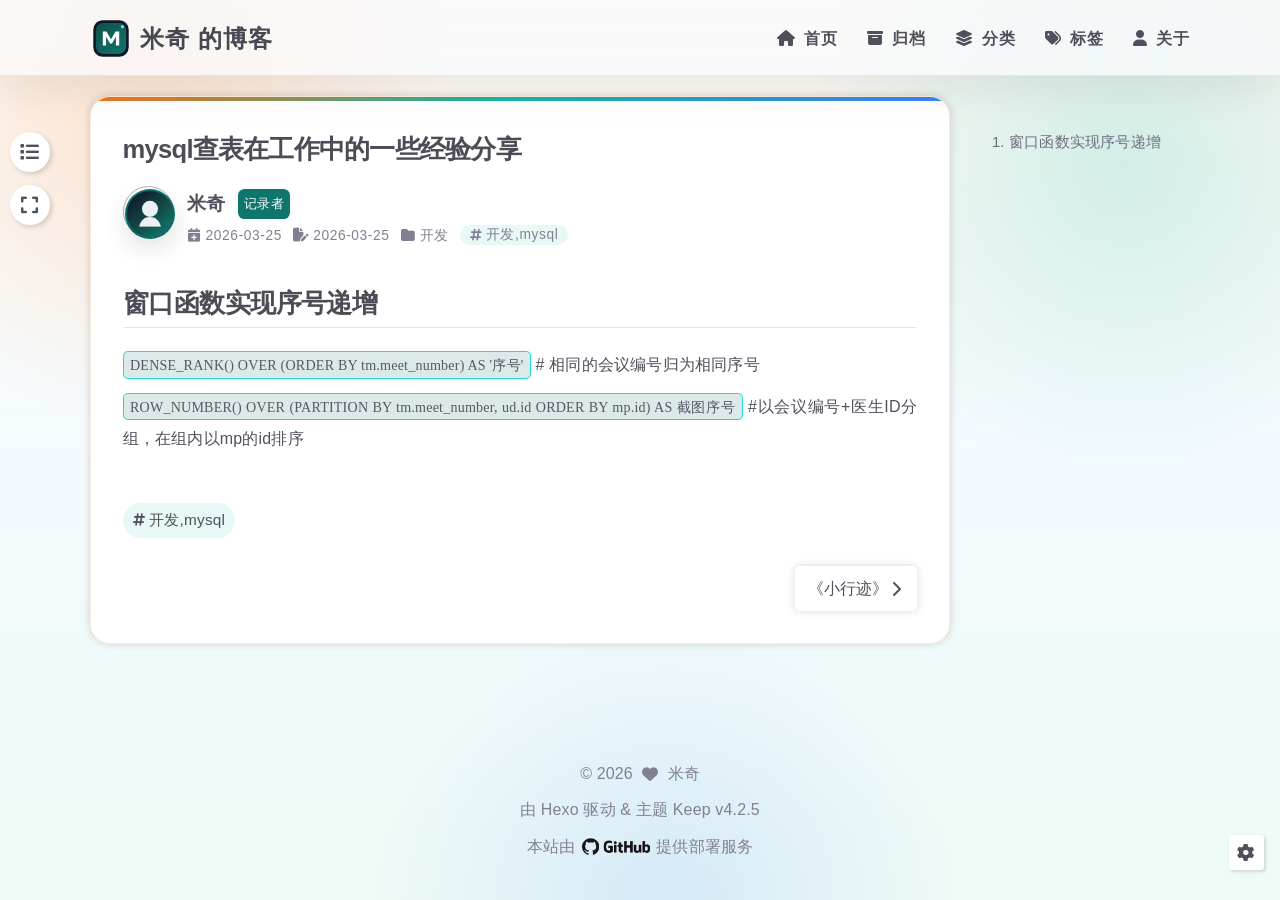
<file: 2026/03/25/mysql查表在工作中的一些经验分享/index.html>
<!DOCTYPE html>
<html lang="zh-CN">
<head>
    <meta charset="utf-8">
    <meta name="viewport" content="width=device-width, initial-scale=1, maximum-scale=1">
    <meta name="keywords" content="生活记录,日记,菜谱,吉他谱,技术笔记">
    <meta name="description" content="记录生活日记、感悟、菜谱、吉他谱，以及工作中遇到的技术问题与解决过程。">
    <meta name="author" content="米奇">
    
    <title>
        
            mysql查表在工作中的一些经验分享 |
        
        米奇 的博客
    </title>
    
<link rel="stylesheet" href="/css/style.css">

    
        <link rel="shortcut icon" href="/images/site-logo.svg">
    
    
<link rel="stylesheet" href="/font/css/fontawesome.min.css">

    
<link rel="stylesheet" href="/font/css/regular.min.css">

    
<link rel="stylesheet" href="/font/css/solid.min.css">

    
<link rel="stylesheet" href="/font/css/brands.min.css">

    
        
            
        
            
                
<link rel="stylesheet" href="/css/custom.css">

            
        
    
    <script class="keep-theme-configurations">
    const KEEP = window.KEEP || {}
    KEEP.hexo_config = {"hostname":"miqitudou.github.io","root":"/","language":"zh-CN"}
    KEEP.theme_config = {"base_info":{"primary_color":"#0f766e","title":"米奇 的博客","author":"米奇","avatar":"/images/site-avatar.svg","logo":"/images/site-logo.svg","favicon":"/images/site-logo.svg"},"menu":{"home":"/ || fa-solid fa-house","archives":"/archives || fa-solid fa-box-archive","categories":"/categories || fa-solid fa-layer-group","tags":"/tags || fa-solid fa-tags","about":"/about || fa-solid fa-user"},"first_screen":{"enable":true,"background_img":"/images/hero-grid-light.svg","background_img_dark":"/images/hero-grid-dark.svg","description":"记录生活、感悟与创作 || 也整理工作里的技术问题","hitokoto":false},"social_contact":{"enable":false,"links":{"github":null,"weixin":null,"qq":null,"weibo":null,"zhihu":null,"twitter":null,"x":null,"facebook":null,"email":null}},"scroll":{"progress_bar":true,"percent":false,"hide_header":true},"home":{"announcement":"这里会放生活日记、感悟、菜谱、吉他谱，也会记录工作中遇到的技术问题和解决过程。","category":true,"tag":true,"post_datetime":"updated || fa-solid fa-clock-rotate-left","post_datetime_format":"YYYY-MM-DD"},"post":{"author_badge":{"enable":true,"level_badge":false,"custom_badge":"记录者"},"word_count":{"wordcount":false,"min2read":false},"datetime_format":"YYYY-MM-DD","copyright_info":false,"share":false,"reward":{"enable":false,"img_link":null,"text":null,"icon":null}},"code_block":{"tools":{"enable":true,"style":"mac"},"highlight_theme":"obsidian"},"toc":{"enable":true,"number":true,"expand_all":false,"init_open":true,"layout":"right"},"website_count":{"busuanzi_count":{"enable":false,"site_uv":false,"site_pv":false,"page_pv":false}},"local_search":{"enable":false,"preload":false},"comment":{"enable":false,"use":"valine","valine":{"appid":null,"appkey":null,"server_urls":null,"placeholder":null},"gitalk":{"github_id":null,"github_admins":null,"repository":null,"client_id":null,"client_secret":null,"proxy":null},"twikoo":{"env_id":null,"region":null,"version":"1.6.39"},"waline":{"server_url":null,"reaction":false,"version":"3.3.2"},"giscus":{"repo":null,"repo_id":null,"category":"Announcements","category_id":null,"reactions_enabled":false},"artalk":{"server":null},"disqus":{"shortname":null}},"rss":{"enable":false},"lazyload":{"enable":false},"cdn":{"enable":false,"provider":"cdnjs"},"pjax":{"enable":false},"footer":{"since":2026,"word_count":false,"site_deploy":{"enable":true,"provider":"github","url":"https://github.com/miqitudou/miqitudou.github.io"},"record":{"enable":false,"list":[{"code":null,"link":null}]}},"inject":{"enable":true,"css":[null,"/css/custom.css"],"js":[null]},"root":"","source_data":{},"version":"4.2.5"}
    KEEP.language_ago = {"second":"%s 秒前","minute":"%s 分钟前","hour":"%s 小时前","day":"%s 天前","week":"%s 周前","month":"%s 个月前","year":"%s 年前"}
    KEEP.language_code_block = {"copy":"复制代码","copied":"已复制","fold":"折叠代码块","folded":"已折叠"}
    KEEP.language_copy_copyright = {"copy":"复制版权信息","copied":"已复制","title":"原文标题","author":"原文作者","link":"原文链接"}
  </script>
<meta name="generator" content="Hexo 8.1.1"></head>


<body>
<div class="progress-bar-container">
    
        <span class="scroll-progress-bar"></span>
    

    
</div>



<main class="page-container border-box">
    <!-- home first screen  -->
    

    <!-- page content -->
    <div class="page-main-content border-box">
        <div class="page-main-content-top">
            
<header class="header-wrapper">

    <div class="border-box header-content">
        <div class="left flex-start border-box">
            
                <a class="logo-image border-box" href="/">
                    <img src="/images/site-logo.svg">
                </a>
            
            <a class="site-name border-box" href="/">
               米奇 的博客
            </a>
        </div>

        <div class="right border-box">
            <div class="pc border-box">
                <ul class="menu-list border-box">
                    
                        
                        <li class="menu-item flex-start border-box">
                            <a class="menu-text-color border-box" href="/">
                                
                                    <i class="menu-text-color menu-icon fa-solid fa-house"></i>
                                
                                首页
                                
                            </a>
                            
                        </li>
                    
                        
                        <li class="menu-item flex-start border-box">
                            <a class="menu-text-color border-box" href="/archives">
                                
                                    <i class="menu-text-color menu-icon fa-solid fa-box-archive"></i>
                                
                                归档
                                
                            </a>
                            
                        </li>
                    
                        
                        <li class="menu-item flex-start border-box">
                            <a class="menu-text-color border-box" href="/categories">
                                
                                    <i class="menu-text-color menu-icon fa-solid fa-layer-group"></i>
                                
                                分类
                                
                            </a>
                            
                        </li>
                    
                        
                        <li class="menu-item flex-start border-box">
                            <a class="menu-text-color border-box" href="/tags">
                                
                                    <i class="menu-text-color menu-icon fa-solid fa-tags"></i>
                                
                                标签
                                
                            </a>
                            
                        </li>
                    
                        
                        <li class="menu-item flex-start border-box">
                            <a class="menu-text-color border-box" href="/about">
                                
                                    <i class="menu-text-color menu-icon fa-solid fa-user"></i>
                                
                                关于
                                
                            </a>
                            
                        </li>
                    
                    
                </ul>
            </div>
            <div class="mobile border-box flex-start">
                
                <div class="icon-item menu-bar">
                    <div class="menu-bar-middle"></div>
                </div>
            </div>
        </div>
    </div>

    <div class="header-drawer">
        <ul class="drawer-menu-list border-box">
            
                
                <li class="drawer-menu-item border-box not-sub-menu">
                    <label class="drawer-menu-label border-box">
                        <a class="drawer-menu-text-color left-side flex-start border-box" href="/">
                            
                                <span class="menu-icon-wrap border-box flex-center">
                                    <i class="drawer-menu-text-color menu-icon fa-solid fa-house"></i>
                                </span>
                            
                            首页
                        </a>
                        
                    </label>
                    
                </li>
            
                
                <li class="drawer-menu-item border-box not-sub-menu">
                    <label class="drawer-menu-label border-box">
                        <a class="drawer-menu-text-color left-side flex-start border-box" href="/archives">
                            
                                <span class="menu-icon-wrap border-box flex-center">
                                    <i class="drawer-menu-text-color menu-icon fa-solid fa-box-archive"></i>
                                </span>
                            
                            归档
                        </a>
                        
                    </label>
                    
                </li>
            
                
                <li class="drawer-menu-item border-box not-sub-menu">
                    <label class="drawer-menu-label border-box">
                        <a class="drawer-menu-text-color left-side flex-start border-box" href="/categories">
                            
                                <span class="menu-icon-wrap border-box flex-center">
                                    <i class="drawer-menu-text-color menu-icon fa-solid fa-layer-group"></i>
                                </span>
                            
                            分类
                        </a>
                        
                    </label>
                    
                </li>
            
                
                <li class="drawer-menu-item border-box not-sub-menu">
                    <label class="drawer-menu-label border-box">
                        <a class="drawer-menu-text-color left-side flex-start border-box" href="/tags">
                            
                                <span class="menu-icon-wrap border-box flex-center">
                                    <i class="drawer-menu-text-color menu-icon fa-solid fa-tags"></i>
                                </span>
                            
                            标签
                        </a>
                        
                    </label>
                    
                </li>
            
                
                <li class="drawer-menu-item border-box not-sub-menu">
                    <label class="drawer-menu-label border-box">
                        <a class="drawer-menu-text-color left-side flex-start border-box" href="/about">
                            
                                <span class="menu-icon-wrap border-box flex-center">
                                    <i class="drawer-menu-text-color menu-icon fa-solid fa-user"></i>
                                </span>
                            
                            关于
                        </a>
                        
                    </label>
                    
                </li>
            
        </ul>
    </div>

    <div class="window-mask"></div>

</header>


        </div>

        <div class="page-main-content-middle border-box">

            <div class="main-content border-box">
                

                    
<div class="fade-in-down-animation">
    <div class="post-page-container border-box">
        <div class="post-content-container border-box">
            

            <div class="post-content-bottom border-box">
                
                    <div class="post-title">
                        mysql查表在工作中的一些经验分享
                    </div>
                

                
                    <div class="post-header border-box">
                        
                            <div class="avatar-box border-box">
                                <img src="/images/site-avatar.svg">
                            </div>
                        
                        <div class="info-box">
                            <div class="author border-box">
                                <span class="name">米奇</span>
                                
                                    <span class="author-badge">记录者</span>
                                
                            </div>
                            <div class="meta-info border-box">
                                

<div class="post-meta-info-container border-box post">
    <div class="post-meta-info border-box">
        

        
            <span class="meta-info-item post-create-date">
                <i class="icon fa-solid fa-calendar-plus"></i>&nbsp;
                <span class="datetime">2026-03-25</span>
            </span>

            
                <span class="meta-info-item post-update-date">
                    <i class="icon fa-solid fa-file-pen"></i>&nbsp;
                    <span class="datetime" data-updated="Wed Mar 25 2026 21:25:12 GMT+0800">2026-03-25</span>
                </span>
            
        

        
            <span class="meta-info-item post-category border-box"><i class="icon fas fa-folder"></i>&nbsp;
                <ul class="post-category-ul">
                    
                            <li class="category-item"><a href="/categories/%E5%BC%80%E5%8F%91/">开发</a></li>
                        
                    
                </ul>
            </span>
        

        
            <span class="post-tag meta-info-item border-box">
                <ul class="post-tag-ul">
                    
                            <li class="tag-item"><span class="tag-separator"><i class="icon fas fa-hashtag"></i></span><a href="/tags/%E5%BC%80%E5%8F%91-mysql/">开发,mysql</a></li>
                        
                    
                </ul>
            </span>
        

        
        
        
        
    </div>

    
</div>

                            </div>
                        </div>
                    </div>
                

                <div class="post-content keep-markdown-body ">
                    

                    
                         <h2 id="窗口函数实现序号递增"><a href="#窗口函数实现序号递增" class="headerlink" title="窗口函数实现序号递增"></a>窗口函数实现序号递增</h2><p><code>DENSE_RANK() OVER (ORDER BY tm.meet_number) AS &#39;序号&#39;</code>  # 相同的会议编号归为相同序号</p>
<p><code>ROW_NUMBER() OVER (PARTITION BY tm.meet_number, ud.id ORDER BY mp.id) AS 截图序号</code> #以会议编号+医生ID分组，在组内以mp的id排序</p>

                    
                </div>

                

                <div class="post-bottom-tags-and-share border-box">
                    <div>
                        
                            <ul class="post-tags-box border-box">
                                
                                    <li class="tag-item border-box">
                                        <i class="icon fas fa-hashtag"></i>&nbsp;<a href="/tags/%E5%BC%80%E5%8F%91-mysql/">开发,mysql</a>
                                    </li>
                                
                            </ul>
                        
                    </div>
                    <div>
                        
                    </div>
                </div>

                

                
                    <div class="post-nav border-box">
                        
                        
                            <div class="next-post">
                                <a class="next"
                                   rel="next"
                                   href="/2026/03/08/%E3%80%8A%E5%B0%8F%E8%A1%8C%E8%BF%B9%E3%80%8B/"
                                   title="《小行迹》"
                                >
                                    <span class="title flex-center">
                                        <span class="post-nav-title-item text-ellipsis">《小行迹》</span>
                                        <span class="post-nav-item">下一篇</span>
                                    </span>
                                    <span class="right arrow-icon flex-center">
                                        <i class="fas fa-chevron-right"></i>
                                    </span>
                                </a>
                            </div>
                        
                    </div>
                

                
                    






                
            </div>
        </div>

        
            <div class="pc-post-toc right-toc">
                <div class="post-toc-wrap border-box">
    <div class="post-toc border-box">
        <ol class="nav"><li class="nav-item nav-level-2"><a class="nav-link" href="#%E7%AA%97%E5%8F%A3%E5%87%BD%E6%95%B0%E5%AE%9E%E7%8E%B0%E5%BA%8F%E5%8F%B7%E9%80%92%E5%A2%9E"><span class="nav-number">1.</span> <span class="nav-text">窗口函数实现序号递增</span></a></li></ol>
    </div>
</div>

            </div>
        
    </div>
</div>


                
            </div>
        </div>

        <div class="page-main-content-bottom border-box">
            
<footer class="footer border-box">
    <div class="copyright-info info-item">
    &copy;&nbsp;2026
    
            &nbsp;<i class="fas fa-heart icon-animate"></i>&nbsp;&nbsp;<a href="/">米奇</a>
        
    </div>

    <div class="theme-info info-item">
        由&nbsp;<a target="_blank" href="https://hexo.io">Hexo</a>&nbsp;驱动&nbsp;&&nbsp;主题&nbsp;<a class="keep-version" target="_blank" href="https://github.com/XPoet/hexo-theme-keep">Keep</a>
    </div>

    
        
        <div class="deploy-info info-item">
            
                <a target="_blank" rel="nofollow" href="https://github.com/miqitudou/miqitudou.github.io">
            
            本站由 <span class="tooltip" data-tooltip-content="GitHub Pages"><img src="/images/brands/github.png"></span> 提供部署服务
            
                </a>
            
        </div>
    

    

    
</footer>

        </div>
    </div>

    <!-- post tools -->
    
        <div class="post-tools right-toc">
            <div class="post-tools-container border-box">
    <ul class="post-tools-list border-box">
        <!-- PC encrypt again -->
        

        <!-- PC TOC show toggle -->
        
            <li class="tools-item flex-center toggle-show-toc">
                <i class="fas fa-list"></i>
            </li>
        

        <!-- PC go comment -->
        

        <!-- PC full screen -->
        <li class="tools-item flex-center full-screen">
            <i class="fa-solid fa-expand"></i>
        </li>
    </ul>
</div>

        </div>
    

    <!-- side tools -->
    <div class="side-tools">
        <div class="side-tools-container border-box ">
    <ul class="side-tools-list side-tools-show-handle border-box">
        <li class="tools-item tool-font-adjust-plus flex-center">
            <i class="fas fa-search-plus"></i>
        </li>

        <li class="tools-item tool-font-adjust-minus flex-center">
            <i class="fas fa-search-minus"></i>
        </li>

        <!-- toggle mode -->
        
            <li class="tools-item tool-toggle-theme-mode flex-center">
                <i class="fas fa-moon"></i>
            </li>
        

        <!-- rss -->
        

        <!-- to bottom -->
        <li class="tools-item tool-scroll-to-bottom flex-center">
            <i class="fas fa-arrow-down"></i>
        </li>
    </ul>

    <ul class="exposed-tools-list border-box">
        
            <li class="tools-item toggle-show-toc-tablet flex-center">
                <i class="fas fa-list"></i>
            </li>
        

        

        <li class="tools-item tool-toggle-show flex-center">
            <i class="fas fa-cog fa-spin"></i>
        </li>

        <li class="tools-item tool-scroll-to-top flex-center show-arrow">
            <i class="arrow fas fa-arrow-up"></i>
            <span class="percent"></span>
        </li>
    </ul>
</div>

    </div>

    <!-- image mask -->
    <div class="zoom-in-image-mask">
    <img class="zoom-in-image">
</div>


    <!-- local search -->
    

    <!-- tablet toc -->
    
        <div class="tablet-post-toc-mask">
            <div class="tablet-post-toc">
                <div class="post-toc-wrap border-box">
    <div class="post-toc border-box">
        <ol class="nav"><li class="nav-item nav-level-2"><a class="nav-link" href="#%E7%AA%97%E5%8F%A3%E5%87%BD%E6%95%B0%E5%AE%9E%E7%8E%B0%E5%BA%8F%E5%8F%B7%E9%80%92%E5%A2%9E"><span class="nav-number">1.</span> <span class="nav-text">窗口函数实现序号递增</span></a></li></ol>
    </div>
</div>

            </div>
        </div>
    
</main>





<!-- common js -->

<script src="/js/utils.js"></script>

<script src="/js/header-shrink.js"></script>

<script src="/js/back2top.js"></script>

<script src="/js/toggle-theme.js"></script>

<script src="/js/code-block.js"></script>

<script src="/js/main.js"></script>

<script src="/js/libs/anime.min.js"></script>


<!-- local search -->


<!-- lazyload -->


<div class="">
    <!-- home page -->
    

    <!-- post page -->
    
        <!-- post-helper -->
        
<script src="/js/post/post-helper.js"></script>


        <!-- toc -->
        
            
<script src="/js/post/toc.js"></script>

        

        <!-- copyright-info -->
        

        <!-- share -->
        
    

    <!-- categories page -->
    

    <!-- links page -->
    

    <!-- photos page -->
    

    <!-- tools page -->
    
</div>

<!-- mermaid -->


<!-- pjax -->



    
        
    

</body>
</html>
</file>
<file: css/style.css>
:root {
  --base-font-size: 15.2px;
  --base-line-height: 22px;
  --base-font-weight: 400;
  --base-font-family: Optima-Regular, Optima, PingFang SC, Microsoft YaHei, sans-serif;
  --page-content-width: 80%;
  --page-content-width-tablet: 88%;
  --page-content-width-mobile: 90%;
  --page-content-max-width: 960px;
  --page-content-max-width-2: calc(var(--page-content-max-width) * 1.2);
  --component-gap: 36px;
  --box-border-radius: 8px;
  --header-height: 70px;
  --header-shrink-height: calc(var(--header-height) * 0.72);
  --header-backdrop-filter-blur: 4px;
  --header-scroll-progress-bar-height: 2px;
  --header-title-font-family: var(--base-font-family);
  --header-title-font-size: 1.8rem;
  --header-menu-icon: inline-flex;
  --first-screen-display: block;
  --first-screen-font-family: var(--base-font-family);
  --first-screen-font-size: 2rem;
  --first-screen-font-color-light: #50505c;
  --first-screen-font-color-dark: #adbac5;
  --first-screen-font-offset: 0;
  --first-screen-icon-size: 1.8rem;
  --first-screen-icon-color-light: #50505c;
  --first-screen-icon-color-dark: #adbac5;
  --first-screen-header-font-color-light: #50505c;
  --first-screen-header-font-color-dark: #adbac5;
  --home-post-hover-scale: 1;
  --post-title-align: left;
  --post-author-avatar: block;
  --post-author-name: flex;
  --post-create-datetime: flex;
  --post-update-datetime: flex;
  --post-img-align: 0 auto 0 0;
}
.fade-in-down-animation {
  animation-name: fade-in-down;
  animation-duration: 1s;
  animation-fill-mode: both;
}
.title-hover-animation {
  position: relative;
  display: inline-block;
  color: var(--text-color-2);
  line-height: 1.3;
  vertical-align: top;
  border-bottom: none;
}
.title-hover-animation::before {
  position: absolute;
  bottom: -4px;
  left: 0;
  width: 100%;
  height: 2px;
  background-color: var(--text-color-2);
  transform: scaleX(0);
  visibility: hidden;
  content: "";
  transition-delay: 0s, 0s, 0s, 0s, 0s, 0s;
  transition-timing-function: ease, ease, ease, ease, ease-in-out, ease-in-out;
  transition-duration: 0.2s, 0.2s, 0.2s, 0.2s, 0.2s, 0.2s;
  transition-property: color, background, box-shadow, border-color, visibility, transform;
}
.title-hover-animation:hover::before {
  transform: scaleX(1);
  visibility: visible;
}
@-moz-keyframes fade-in-down {
  0% {
    transform: translateY(-50px);
    opacity: 0;
  }
  100% {
    transform: translateY(0);
    opacity: 1;
  }
}
@-webkit-keyframes fade-in-down {
  0% {
    transform: translateY(-50px);
    opacity: 0;
  }
  100% {
    transform: translateY(0);
    opacity: 1;
  }
}
@-o-keyframes fade-in-down {
  0% {
    transform: translateY(-50px);
    opacity: 0;
  }
  100% {
    transform: translateY(0);
    opacity: 1;
  }
}
@keyframes fade-in-down {
  0% {
    transform: translateY(-50px);
    opacity: 0;
  }
  100% {
    transform: translateY(0);
    opacity: 1;
  }
}
@-moz-keyframes heartbeat-animate {
  0%, 100% {
    transform: scale(1);
  }
  10%, 30% {
    transform: scale(0.88);
  }
  20%, 40%, 60%, 80% {
    transform: scale(1.08);
  }
  50%, 70% {
    transform: scale(1.08);
  }
}
@-webkit-keyframes heartbeat-animate {
  0%, 100% {
    transform: scale(1);
  }
  10%, 30% {
    transform: scale(0.88);
  }
  20%, 40%, 60%, 80% {
    transform: scale(1.08);
  }
  50%, 70% {
    transform: scale(1.08);
  }
}
@-o-keyframes heartbeat-animate {
  0%, 100% {
    transform: scale(1);
  }
  10%, 30% {
    transform: scale(0.88);
  }
  20%, 40%, 60%, 80% {
    transform: scale(1.08);
  }
  50%, 70% {
    transform: scale(1.08);
  }
}
@keyframes heartbeat-animate {
  0%, 100% {
    transform: scale(1);
  }
  10%, 30% {
    transform: scale(0.88);
  }
  20%, 40%, 60%, 80% {
    transform: scale(1.08);
  }
  50%, 70% {
    transform: scale(1.08);
  }
}
@-moz-keyframes img-loading-animation {
  to {
    transform: rotate(1turn);
  }
}
@-webkit-keyframes img-loading-animation {
  to {
    transform: rotate(1turn);
  }
}
@-o-keyframes img-loading-animation {
  to {
    transform: rotate(1turn);
  }
}
@keyframes img-loading-animation {
  to {
    transform: rotate(1turn);
  }
}
@-moz-keyframes blink-caret {
  from, to {
    opacity: 0;
  }
  50% {
    opacity: 1;
  }
}
@-webkit-keyframes blink-caret {
  from, to {
    opacity: 0;
  }
  50% {
    opacity: 1;
  }
}
@-o-keyframes blink-caret {
  from, to {
    opacity: 0;
  }
  50% {
    opacity: 1;
  }
}
@keyframes blink-caret {
  from, to {
    opacity: 0;
  }
  50% {
    opacity: 1;
  }
}
@-moz-keyframes shake {
  0% {
    transform: rotate(-5deg);
  }
  25% {
    transform: rotate(5deg);
  }
  50% {
    transform: rotate(-5deg);
  }
  75% {
    transform: rotate(5deg);
  }
  100% {
    transform: rotate(-5deg);
  }
}
@-webkit-keyframes shake {
  0% {
    transform: rotate(-5deg);
  }
  25% {
    transform: rotate(5deg);
  }
  50% {
    transform: rotate(-5deg);
  }
  75% {
    transform: rotate(5deg);
  }
  100% {
    transform: rotate(-5deg);
  }
}
@-o-keyframes shake {
  0% {
    transform: rotate(-5deg);
  }
  25% {
    transform: rotate(5deg);
  }
  50% {
    transform: rotate(-5deg);
  }
  75% {
    transform: rotate(5deg);
  }
  100% {
    transform: rotate(-5deg);
  }
}
@keyframes shake {
  0% {
    transform: rotate(-5deg);
  }
  25% {
    transform: rotate(5deg);
  }
  50% {
    transform: rotate(-5deg);
  }
  75% {
    transform: rotate(5deg);
  }
  100% {
    transform: rotate(-5deg);
  }
}
:root {
  --primary-color: #0f766e;
  --primary-color-light-1: #13978d;
  --primary-color-light-2: #18b9ac;
  --primary-color-dark-1: #0d6a63;
  --primary-color-dark-2: #0c5e58;
  --background-color-1: #fff;
  --background-color-1-transparent: rgba(255,255,255,0.6);
  --background-color-2: #f7f7f7;
  --background-color-3: #f0f0f0;
  --content-background-color: #fff;
  --text-color-1: #484853;
  --text-color-2: #4c4c57;
  --text-color-3: #50505c;
  --text-color-4: #808091;
  --text-color-5: #b7b7c0;
  --text-color-6: #ededef;
  --toc-text-color: #6f6f80;
  --badge-color: #f0f0f0;
  --badge-background-color: #9393a1;
  --border-color: #b3b3b3;
  --selection-color: #13978d;
  --shadow-color: rgba(0,0,0,0.16);
  --shadow-hover-color: rgba(0,0,0,0.22);
  --scrollbar-color: #686877;
  --scrollbar-background-color: #e6e6e6;
  --toc-scrollbar-color: rgba(80,80,92,0.1);
  --copyright-icon-bg-color: rgba(80,80,92,0.12);
  --avatar-background-color: #0d6a63;
  --header-transparent-background-1: rgba(255,255,255,0.28);
  --header-transparent-background-2: rgba(255,255,255,0.4);
  --pjax-progress-bar-color: linear-gradient(45deg, #f10006, #ef5b00, #e59c01, #19ca05, #00cab5, #0264c8, #c303c3);
  --post-h-bottom-border-color: rgba(80,80,92,0.15);
  --keep-info-color: rgba(117,117,122,0.8);
  --keep-info-background-color: rgba(117,117,122,0.1);
  --keep-info-border-color: rgba(117,117,122,0.6);
  --keep-primary-color: #0458ab;
  --keep-primary-background-color: rgba(4,88,171,0.1);
  --keep-primary-border-color: rgba(4,88,171,0.6);
  --keep-warning-color: #b78d0f;
  --keep-warning-background-color: rgba(183,141,15,0.1);
  --keep-warning-border-color: rgba(183,141,15,0.6);
  --keep-success-color: #10b981;
  --keep-success-background-color: rgba(16,185,129,0.1);
  --keep-success-border-color: rgba(16,185,129,0.6);
  --keep-danger-color: #f43f5e;
  --keep-danger-background-color: rgba(244,63,94,0.1);
  --keep-danger-border-color: rgba(244,63,94,0.6);
}
@media (prefers-color-scheme: light) {
  :root {
    --primary-color: #0f766e;
    --primary-color-light-1: #13978d;
    --primary-color-light-2: #18b9ac;
    --primary-color-dark-1: #0d6a63;
    --primary-color-dark-2: #0c5e58;
    --background-color-1: #fff;
    --background-color-1-transparent: rgba(255,255,255,0.6);
    --background-color-2: #f7f7f7;
    --background-color-3: #f0f0f0;
    --content-background-color: #fff;
    --text-color-1: #484853;
    --text-color-2: #4c4c57;
    --text-color-3: #50505c;
    --text-color-4: #808091;
    --text-color-5: #b7b7c0;
    --text-color-6: #ededef;
    --toc-text-color: #6f6f80;
    --badge-color: #f0f0f0;
    --badge-background-color: #9393a1;
    --border-color: #b3b3b3;
    --selection-color: #13978d;
    --shadow-color: rgba(0,0,0,0.16);
    --shadow-hover-color: rgba(0,0,0,0.22);
    --scrollbar-color: #686877;
    --scrollbar-background-color: #e6e6e6;
    --toc-scrollbar-color: rgba(80,80,92,0.1);
    --copyright-icon-bg-color: rgba(80,80,92,0.12);
    --avatar-background-color: #0d6a63;
    --header-transparent-background-1: rgba(255,255,255,0.28);
    --header-transparent-background-2: rgba(255,255,255,0.4);
    --pjax-progress-bar-color: linear-gradient(45deg, #f10006, #ef5b00, #e59c01, #19ca05, #00cab5, #0264c8, #c303c3);
    --post-h-bottom-border-color: rgba(80,80,92,0.15);
    --keep-info-color: rgba(117,117,122,0.8);
    --keep-info-background-color: rgba(117,117,122,0.1);
    --keep-info-border-color: rgba(117,117,122,0.6);
    --keep-primary-color: #0458ab;
    --keep-primary-background-color: rgba(4,88,171,0.1);
    --keep-primary-border-color: rgba(4,88,171,0.6);
    --keep-warning-color: #b78d0f;
    --keep-warning-background-color: rgba(183,141,15,0.1);
    --keep-warning-border-color: rgba(183,141,15,0.6);
    --keep-success-color: #10b981;
    --keep-success-background-color: rgba(16,185,129,0.1);
    --keep-success-border-color: rgba(16,185,129,0.6);
    --keep-danger-color: #f43f5e;
    --keep-danger-background-color: rgba(244,63,94,0.1);
    --keep-danger-border-color: rgba(244,63,94,0.6);
  }
}
@media (prefers-color-scheme: dark) {
  :root {
    --primary-color: #0f766e;
    --primary-color-light-1: #13978d;
    --primary-color-light-2: #18b9ac;
    --primary-color-dark-1: #0d6a63;
    --primary-color-dark-2: #0c5e58;
    --background-color-1: #22272e;
    --background-color-1-transparent: rgba(34,39,46,0.6);
    --background-color-2: #292f38;
    --background-color-3: #313842;
    --content-background-color: #21262d;
    --text-color-1: #b7c2cc;
    --text-color-2: #b2bec8;
    --text-color-3: #adbac5;
    --text-color-4: #6c8397;
    --text-color-5: #4d5e6c;
    --text-color-6: #2e3841;
    --toc-text-color: #8296a6;
    --badge-color: #343c47;
    --badge-background-color: #ced6dc;
    --border-color: #596678;
    --selection-color: #0f7971;
    --shadow-color: rgba(120,120,120,0.18);
    --shadow-hover-color: rgba(120,120,120,0.24);
    --scrollbar-color: #505b6c;
    --scrollbar-background-color: #1d2127;
    --toc-scrollbar-color: rgba(173,186,197,0.1);
    --copyright-icon-bg-color: rgba(173,186,197,0.12);
    --avatar-background-color: #0a554f;
    --header-transparent-background-1: rgba(34,39,46,0.28);
    --header-transparent-background-2: rgba(34,39,46,0.4);
    --pjax-progress-bar-color: linear-gradient(45deg, #ea404a, #ea722f, #e9a71f, #67e559, #18ecec, #1b85f1, #ee1dee);
    --post-h-bottom-border-color: rgba(173,186,197,0.15);
    --keep-info-color: #9999a2;
    --keep-info-background-color: rgba(153,153,162,0.1);
    --keep-info-border-color: rgba(153,153,162,0.5);
    --keep-primary-color: #268bef;
    --keep-primary-background-color: rgba(38,139,239,0.1);
    --keep-primary-border-color: rgba(38,139,239,0.6);
    --keep-warning-color: #ecc34d;
    --keep-warning-background-color: rgba(236,195,77,0.1);
    --keep-warning-border-color: rgba(236,195,77,0.6);
    --keep-success-color: #10b981;
    --keep-success-background-color: rgba(16,185,129,0.1);
    --keep-success-border-color: rgba(16,185,129,0.6);
    --keep-danger-color: #f43f5e;
    --keep-danger-background-color: rgba(244,63,94,0.1);
    --keep-danger-border-color: rgba(244,63,94,0.6);
  }
}
.light-mode {
  --primary-color: #0f766e;
  --primary-color-light-1: #13978d;
  --primary-color-light-2: #18b9ac;
  --primary-color-dark-1: #0d6a63;
  --primary-color-dark-2: #0c5e58;
  --background-color-1: #fff;
  --background-color-1-transparent: rgba(255,255,255,0.6);
  --background-color-2: #f7f7f7;
  --background-color-3: #f0f0f0;
  --content-background-color: #fff;
  --text-color-1: #484853;
  --text-color-2: #4c4c57;
  --text-color-3: #50505c;
  --text-color-4: #808091;
  --text-color-5: #b7b7c0;
  --text-color-6: #ededef;
  --toc-text-color: #6f6f80;
  --badge-color: #f0f0f0;
  --badge-background-color: #9393a1;
  --border-color: #b3b3b3;
  --selection-color: #13978d;
  --shadow-color: rgba(0,0,0,0.16);
  --shadow-hover-color: rgba(0,0,0,0.22);
  --scrollbar-color: #686877;
  --scrollbar-background-color: #e6e6e6;
  --toc-scrollbar-color: rgba(80,80,92,0.1);
  --copyright-icon-bg-color: rgba(80,80,92,0.12);
  --avatar-background-color: #0d6a63;
  --header-transparent-background-1: rgba(255,255,255,0.28);
  --header-transparent-background-2: rgba(255,255,255,0.4);
  --pjax-progress-bar-color: linear-gradient(45deg, #f10006, #ef5b00, #e59c01, #19ca05, #00cab5, #0264c8, #c303c3);
  --post-h-bottom-border-color: rgba(80,80,92,0.15);
  --keep-info-color: rgba(117,117,122,0.8);
  --keep-info-background-color: rgba(117,117,122,0.1);
  --keep-info-border-color: rgba(117,117,122,0.6);
  --keep-primary-color: #0458ab;
  --keep-primary-background-color: rgba(4,88,171,0.1);
  --keep-primary-border-color: rgba(4,88,171,0.6);
  --keep-warning-color: #b78d0f;
  --keep-warning-background-color: rgba(183,141,15,0.1);
  --keep-warning-border-color: rgba(183,141,15,0.6);
  --keep-success-color: #10b981;
  --keep-success-background-color: rgba(16,185,129,0.1);
  --keep-success-border-color: rgba(16,185,129,0.6);
  --keep-danger-color: #f43f5e;
  --keep-danger-background-color: rgba(244,63,94,0.1);
  --keep-danger-border-color: rgba(244,63,94,0.6);
}
.dark-mode {
  --primary-color: #0f766e;
  --primary-color-light-1: #13978d;
  --primary-color-light-2: #18b9ac;
  --primary-color-dark-1: #0d6a63;
  --primary-color-dark-2: #0c5e58;
  --background-color-1: #22272e;
  --background-color-1-transparent: rgba(34,39,46,0.6);
  --background-color-2: #292f38;
  --background-color-3: #313842;
  --content-background-color: #21262d;
  --text-color-1: #b7c2cc;
  --text-color-2: #b2bec8;
  --text-color-3: #adbac5;
  --text-color-4: #6c8397;
  --text-color-5: #4d5e6c;
  --text-color-6: #2e3841;
  --toc-text-color: #8296a6;
  --badge-color: #343c47;
  --badge-background-color: #ced6dc;
  --border-color: #596678;
  --selection-color: #0f7971;
  --shadow-color: rgba(120,120,120,0.18);
  --shadow-hover-color: rgba(120,120,120,0.24);
  --scrollbar-color: #505b6c;
  --scrollbar-background-color: #1d2127;
  --toc-scrollbar-color: rgba(173,186,197,0.1);
  --copyright-icon-bg-color: rgba(173,186,197,0.12);
  --avatar-background-color: #0a554f;
  --header-transparent-background-1: rgba(34,39,46,0.28);
  --header-transparent-background-2: rgba(34,39,46,0.4);
  --pjax-progress-bar-color: linear-gradient(45deg, #ea404a, #ea722f, #e9a71f, #67e559, #18ecec, #1b85f1, #ee1dee);
  --post-h-bottom-border-color: rgba(173,186,197,0.15);
  --keep-info-color: #9999a2;
  --keep-info-background-color: rgba(153,153,162,0.1);
  --keep-info-border-color: rgba(153,153,162,0.5);
  --keep-primary-color: #268bef;
  --keep-primary-background-color: rgba(38,139,239,0.1);
  --keep-primary-border-color: rgba(38,139,239,0.6);
  --keep-warning-color: #ecc34d;
  --keep-warning-background-color: rgba(236,195,77,0.1);
  --keep-warning-border-color: rgba(236,195,77,0.6);
  --keep-success-color: #10b981;
  --keep-success-background-color: rgba(16,185,129,0.1);
  --keep-success-border-color: rgba(16,185,129,0.6);
  --keep-danger-color: #f43f5e;
  --keep-danger-background-color: rgba(244,63,94,0.1);
  --keep-danger-border-color: rgba(244,63,94,0.6);
}
* {
  transition-delay: 0s, 0s, 0s, 0s;
  transition-timing-function: ease, ease, ease, ease;
  transition-duration: 0.2s, 0.2s, 0.2s, 0.2s;
  transition-property: color, background, box-shadow, border-color;
}
*::-webkit-scrollbar {
  width: 0.4rem;
  height: 0.32rem;
  transition: all 0.2s ease;
}
*::-webkit-scrollbar-thumb {
  background: var(--scrollbar-color);
  border-radius: 0.2rem;
}
*::-webkit-scrollbar-track {
  background: var(--scrollbar-background-color);
}
html,
body {
  position: relative;
  width: 100%;
  height: 100%;
  margin: 0;
  padding: 0;
  color: var(--text-color-3);
  font-weight: var(--base-font-weight);
  font-size: var(--base-font-size);
  font-family: var(--base-font-family);
  line-height: var(--base-line-height);
  letter-spacing: 0.2px;
  background: var(--background-color-1);
}
html::-webkit-scrollbar,
body::-webkit-scrollbar {
  width: 0.56rem;
  height: 0.56rem;
}
@media (max-width: 800px) {
  html,
  body {
    font-size: calc(var(--base-font-size) * 0.95) !important;
    line-height: calc(var(--base-line-height) * 0.95) !important;
  }
  html::-webkit-scrollbar,
  body::-webkit-scrollbar {
    width: 0.42rem;
    height: 0.42rem;
  }
}
@media (max-width: 500px) {
  html,
  body {
    font-size: calc(var(--base-font-size) * 0.9) !important;
    line-height: calc(var(--base-line-height) * 0.9) !important;
  }
}
::selection {
  color: #fff;
  background: var(--selection-color);
}
ul,
ol,
li {
  margin: 0;
  padding: 0;
  list-style: none;
}
a {
  color: var(--text-color-3);
  text-decoration: none;
}
a i,
a span {
  color: var(--text-color-3);
}
a:hover,
a:active {
  color: var(--primary-color);
  text-decoration: none !important;
}
a:hover i,
a:active i,
a:hover span,
a:active span {
  color: var(--primary-color);
}
.dark-mode img {
  filter: brightness(0.9);
}
.dark-mode img:hover {
  filter: brightness(1);
}
img[lazyload] {
  position: relative;
  box-sizing: border-box;
  width: 8rem;
  height: 8rem;
  box-shadow: none !important;
  cursor: not-allowed;
  pointer-events: none;
}
img[lazyload]::before {
  position: absolute;
  top: 0;
  left: 0;
  display: block;
  width: 100%;
  height: 100%;
  background: var(--background-color-1);
  content: '';
  transition-delay: 0s, 0s, 0s, 0s, 0s;
  transition-timing-function: ease, ease, ease, ease, ease;
  transition-duration: 0.2s, 0.2s, 0.2s, 0.2s, 0.2s;
  transition-property: color, background, box-shadow, border-color, background;
}
img[lazyload]::after {
  position: absolute;
  top: 0;
  right: 0;
  bottom: 0;
  left: 0;
  display: block;
  width: 2rem;
  height: 2rem;
  margin: auto;
  border: 2px solid var(--text-color-6);
  border-top-color: var(--selection-color);
  border-left-color: var(--selection-color);
  border-radius: 50%;
  animation: img-loading-animation 750ms infinite linear;
  content: '';
  transition-delay: 0s, 0s, 0s, 0s, 0s;
  transition-timing-function: ease, ease, ease, ease, ease;
  transition-duration: 0.2s, 0.2s, 0.2s, 0.2s, 0.2s;
  transition-property: color, background, box-shadow, border-color, border;
}
.flex-center {
  display: flex;
  align-items: center;
  justify-content: center;
}
.flex-start {
  display: flex;
  align-items: center;
  justify-content: flex-start;
}
.flex-end {
  display: flex;
  align-items: center;
  justify-content: flex-end;
}
.border-box {
  position: relative;
  box-sizing: border-box;
}
.text-ellipsis {
  overflow: hidden;
  white-space: nowrap;
  text-overflow: ellipsis;
}
.text-color-2 {
  color: var(--text-color-2);
}
.text-color-3 {
  color: var(--text-color-3);
}
.text-color-4 {
  color: var(--text-color-4);
}
.clear::after {
  display: block;
  clear: both;
  height: 0;
  overflow: hidden;
  visibility: hidden;
  content: '';
}
.tooltip {
  position: relative;
  box-sizing: border-box;
}
.tooltip:hover .tooltip-content {
  display: inline-block;
}
.tooltip.show-img .tooltip-content {
  display: none !important;
}
.tooltip .tooltip-content {
  position: absolute;
  top: -0.4rem;
  left: 50%;
  z-index: 1010;
  display: none;
  box-sizing: border-box;
  padding: 0.2rem 0.6rem;
  color: var(--text-color-6);
  font-size: 0.8rem;
  letter-spacing: 0.8px;
  white-space: nowrap;
  background: var(--text-color-1);
  border-radius: 0.3rem;
  transform: translateX(-50%) translateY(-100%);
  transition-delay: 0s, 0s, 0s, 0s, 0s;
  transition-timing-function: ease, ease, ease, ease, ease;
  transition-duration: 0.2s, 0.2s, 0.2s, 0.2s, 0.2s;
  transition-property: color, background, box-shadow, border-color, display;
  -moz-user-select: none;
  -ms-user-select: none;
  -webkit-user-select: none;
  user-select: none;
}
.tooltip-img {
  position: relative;
  box-sizing: border-box;
}
.tooltip-img.show-img .tooltip-img-box {
  display: flex;
}
.tooltip-img .tooltip-img-box {
  position: absolute;
  top: -0.4rem;
  left: 50%;
  z-index: 1011;
  display: none;
  align-items: center;
  justify-content: center;
  box-sizing: border-box;
  min-height: 6rem;
  overflow: hidden;
  background: var(--background-color-3);
  border: 0.2rem solid var(--text-color-4);
  border-radius: 0.3rem;
  transform: translateX(-50%) translateY(-100%);
  transition-delay: 0s, 0s, 0s, 0s, 0s;
  transition-timing-function: ease, ease, ease, ease, ease;
  transition-duration: 0.2s, 0.2s, 0.2s, 0.2s, 0.2s;
  transition-property: color, background, box-shadow, border-color, display;
  -moz-user-select: none;
  -ms-user-select: none;
  -webkit-user-select: none;
  user-select: none;
}
.tooltip-img .tooltip-img-box.has-tip {
  flex-direction: column;
  justify-content: space-between;
}
.tooltip-img .tooltip-img-box img {
  display: block;
  max-height: 10rem;
}
.tooltip-img .tooltip-img-box .tip {
  position: relative;
  box-sizing: border-box;
  width: 100%;
  padding: 0.3rem 0;
  color: #555;
  font-size: 0.9rem;
  text-align: center;
}
.keep-markdown-body,
.keep-markdown-body > .post {
  font-size: 1rem;
}
.keep-markdown-body blockquote,
.keep-markdown-body > .post blockquote {
  position: relative;
  display: flex;
  flex-direction: column;
  justify-content: flex-start;
  box-sizing: border-box;
  margin: 1.4rem 0;
  padding: 0.8rem;
  color: var(--text-color-3);
  background: var(--background-color-2);
  border-left: 0.4rem solid var(--text-color-4);
  border-top-left-radius: 0.2rem;
  border-bottom-left-radius: 0.2rem;
}
.keep-markdown-body blockquote p,
.keep-markdown-body > .post blockquote p,
.keep-markdown-body blockquote ul,
.keep-markdown-body > .post blockquote ul,
.keep-markdown-body blockquote ol,
.keep-markdown-body > .post blockquote ol,
.keep-markdown-body blockquote footer,
.keep-markdown-body > .post blockquote footer {
  position: relative;
  box-sizing: border-box;
}
.keep-markdown-body blockquote footer,
.keep-markdown-body > .post blockquote footer {
  margin-bottom: 0.6rem;
  font-style: italic;
}
.keep-markdown-body blockquote cite,
.keep-markdown-body > .post blockquote cite {
  position: relative;
  box-sizing: border-box;
  margin-left: 1rem;
  color: var(--text-color-4);
}
.keep-markdown-body blockquote cite::before,
.keep-markdown-body > .post blockquote cite::before {
  content: '— ';
}
.keep-markdown-body p,
.keep-markdown-body > .post p {
  margin: 0.6rem 0;
  color: var(--text-color-3);
  line-height: 2;
}
.keep-markdown-body a,
.keep-markdown-body > .post a {
  position: relative;
  box-sizing: border-box;
  padding-bottom: 0.1rem;
  text-decoration: none;
  overflow-wrap: break-word;
  border-bottom: 0.1rem solid var(--text-color-4);
  outline: 0;
  cursor: pointer;
}
.keep-markdown-body a .fas,
.keep-markdown-body > .post a .fas,
.keep-markdown-body a .far,
.keep-markdown-body > .post a .far,
.keep-markdown-body a .fab,
.keep-markdown-body > .post a .fab {
  position: relative;
  margin: 0 0.2rem 0 0.4rem;
  color: var(--text-color-4);
  font-size: 0.8rem;
}
.keep-markdown-body a:hover,
.keep-markdown-body > .post a:hover {
  text-decoration: underline;
}
.keep-markdown-body a:hover::after,
.keep-markdown-body > .post a:hover::after {
  background: var(--primary-color);
}
.keep-markdown-body strong,
.keep-markdown-body > .post strong {
  color: var(--text-color-3);
}
.keep-markdown-body em,
.keep-markdown-body > .post em {
  color: var(--text-color-3);
}
.keep-markdown-body ul li,
.keep-markdown-body > .post ul li,
.keep-markdown-body ol li,
.keep-markdown-body > .post ol li {
  margin: 0.3rem 0 0.3rem 1rem;
  line-height: 2rem;
}
.keep-markdown-body ul li,
.keep-markdown-body > .post ul li {
  list-style: disc;
}
.keep-markdown-body ul li ul li,
.keep-markdown-body > .post ul li ul li {
  list-style: circle;
}
.keep-markdown-body ul li ul li ul li,
.keep-markdown-body > .post ul li ul li ul li {
  list-style: square;
}
.keep-markdown-body ol li,
.keep-markdown-body > .post ol li {
  list-style: decimal;
}
.keep-markdown-body ol li ol li,
.keep-markdown-body > .post ol li ol li {
  list-style: upper-alpha;
}
.keep-markdown-body ol li ol li ol li,
.keep-markdown-body > .post ol li ol li ol li {
  list-style: upper-roman;
}
.keep-markdown-body li,
.keep-markdown-body > .post li {
  color: var(--text-color-3);
}
.keep-markdown-body h1,
.keep-markdown-body > .post h1,
.keep-markdown-body h2,
.keep-markdown-body > .post h2,
.keep-markdown-body h3,
.keep-markdown-body > .post h3,
.keep-markdown-body h4,
.keep-markdown-body > .post h4,
.keep-markdown-body h5,
.keep-markdown-body > .post h5,
.keep-markdown-body h6,
.keep-markdown-body > .post h6 {
  position: relative;
  display: flex;
  justify-content: space-between;
  order: 0;
  box-sizing: border-box;
  padding-top: 0.4rem;
  padding-bottom: 0.2rem;
  overflow: hidden;
  color: var(--text-color-2);
  line-height: 1.6;
  border-bottom: 1px solid var(--post-h-bottom-border-color);
}
@media (max-width: 800px) {
  .keep-markdown-body h1,
  .keep-markdown-body > .post h1,
  .keep-markdown-body h2,
  .keep-markdown-body > .post h2,
  .keep-markdown-body h3,
  .keep-markdown-body > .post h3,
  .keep-markdown-body h4,
  .keep-markdown-body > .post h4,
  .keep-markdown-body h5,
  .keep-markdown-body > .post h5,
  .keep-markdown-body h6,
  .keep-markdown-body > .post h6 {
    line-height: 1.5;
  }
}
@media (max-width: 500px) {
  .keep-markdown-body h1,
  .keep-markdown-body > .post h1,
  .keep-markdown-body h2,
  .keep-markdown-body > .post h2,
  .keep-markdown-body h3,
  .keep-markdown-body > .post h3,
  .keep-markdown-body h4,
  .keep-markdown-body > .post h4,
  .keep-markdown-body h5,
  .keep-markdown-body > .post h5,
  .keep-markdown-body h6,
  .keep-markdown-body > .post h6 {
    line-height: 1.4;
  }
}
.keep-markdown-body h1:hover a.headerlink,
.keep-markdown-body > .post h1:hover a.headerlink,
.keep-markdown-body h2:hover a.headerlink,
.keep-markdown-body > .post h2:hover a.headerlink,
.keep-markdown-body h3:hover a.headerlink,
.keep-markdown-body > .post h3:hover a.headerlink,
.keep-markdown-body h4:hover a.headerlink,
.keep-markdown-body > .post h4:hover a.headerlink,
.keep-markdown-body h5:hover a.headerlink,
.keep-markdown-body > .post h5:hover a.headerlink,
.keep-markdown-body h6:hover a.headerlink,
.keep-markdown-body > .post h6:hover a.headerlink,
.keep-markdown-body h1:hover a.markdownIt-Anchor,
.keep-markdown-body > .post h1:hover a.markdownIt-Anchor,
.keep-markdown-body h2:hover a.markdownIt-Anchor,
.keep-markdown-body > .post h2:hover a.markdownIt-Anchor,
.keep-markdown-body h3:hover a.markdownIt-Anchor,
.keep-markdown-body > .post h3:hover a.markdownIt-Anchor,
.keep-markdown-body h4:hover a.markdownIt-Anchor,
.keep-markdown-body > .post h4:hover a.markdownIt-Anchor,
.keep-markdown-body h5:hover a.markdownIt-Anchor,
.keep-markdown-body > .post h5:hover a.markdownIt-Anchor,
.keep-markdown-body h6:hover a.markdownIt-Anchor,
.keep-markdown-body > .post h6:hover a.markdownIt-Anchor {
  visibility: visible;
}
.keep-markdown-body h1 a.headerlink,
.keep-markdown-body > .post h1 a.headerlink,
.keep-markdown-body h2 a.headerlink,
.keep-markdown-body > .post h2 a.headerlink,
.keep-markdown-body h3 a.headerlink,
.keep-markdown-body > .post h3 a.headerlink,
.keep-markdown-body h4 a.headerlink,
.keep-markdown-body > .post h4 a.headerlink,
.keep-markdown-body h5 a.headerlink,
.keep-markdown-body > .post h5 a.headerlink,
.keep-markdown-body h6 a.headerlink,
.keep-markdown-body > .post h6 a.headerlink,
.keep-markdown-body h1 a.markdownIt-Anchor,
.keep-markdown-body > .post h1 a.markdownIt-Anchor,
.keep-markdown-body h2 a.markdownIt-Anchor,
.keep-markdown-body > .post h2 a.markdownIt-Anchor,
.keep-markdown-body h3 a.markdownIt-Anchor,
.keep-markdown-body > .post h3 a.markdownIt-Anchor,
.keep-markdown-body h4 a.markdownIt-Anchor,
.keep-markdown-body > .post h4 a.markdownIt-Anchor,
.keep-markdown-body h5 a.markdownIt-Anchor,
.keep-markdown-body > .post h5 a.markdownIt-Anchor,
.keep-markdown-body h6 a.markdownIt-Anchor,
.keep-markdown-body > .post h6 a.markdownIt-Anchor {
  position: relative;
  order: 1;
  box-sizing: border-box;
  margin-left: 0.4rem;
  padding-top: 0.2rem;
  color: var(--text-color-4);
  font-size: 1.2rem;
  text-decoration: none;
  border: none;
  visibility: hidden;
}
.keep-markdown-body h1 a.headerlink:hover,
.keep-markdown-body > .post h1 a.headerlink:hover,
.keep-markdown-body h2 a.headerlink:hover,
.keep-markdown-body > .post h2 a.headerlink:hover,
.keep-markdown-body h3 a.headerlink:hover,
.keep-markdown-body > .post h3 a.headerlink:hover,
.keep-markdown-body h4 a.headerlink:hover,
.keep-markdown-body > .post h4 a.headerlink:hover,
.keep-markdown-body h5 a.headerlink:hover,
.keep-markdown-body > .post h5 a.headerlink:hover,
.keep-markdown-body h6 a.headerlink:hover,
.keep-markdown-body > .post h6 a.headerlink:hover,
.keep-markdown-body h1 a.markdownIt-Anchor:hover,
.keep-markdown-body > .post h1 a.markdownIt-Anchor:hover,
.keep-markdown-body h2 a.markdownIt-Anchor:hover,
.keep-markdown-body > .post h2 a.markdownIt-Anchor:hover,
.keep-markdown-body h3 a.markdownIt-Anchor:hover,
.keep-markdown-body > .post h3 a.markdownIt-Anchor:hover,
.keep-markdown-body h4 a.markdownIt-Anchor:hover,
.keep-markdown-body > .post h4 a.markdownIt-Anchor:hover,
.keep-markdown-body h5 a.markdownIt-Anchor:hover,
.keep-markdown-body > .post h5 a.markdownIt-Anchor:hover,
.keep-markdown-body h6 a.markdownIt-Anchor:hover,
.keep-markdown-body > .post h6 a.markdownIt-Anchor:hover {
  color: var(--text-color-3);
}
.keep-markdown-body h1 a.headerlink::before,
.keep-markdown-body > .post h1 a.headerlink::before,
.keep-markdown-body h2 a.headerlink::before,
.keep-markdown-body > .post h2 a.headerlink::before,
.keep-markdown-body h3 a.headerlink::before,
.keep-markdown-body > .post h3 a.headerlink::before,
.keep-markdown-body h4 a.headerlink::before,
.keep-markdown-body > .post h4 a.headerlink::before,
.keep-markdown-body h5 a.headerlink::before,
.keep-markdown-body > .post h5 a.headerlink::before,
.keep-markdown-body h6 a.headerlink::before,
.keep-markdown-body > .post h6 a.headerlink::before,
.keep-markdown-body h1 a.markdownIt-Anchor::before,
.keep-markdown-body > .post h1 a.markdownIt-Anchor::before,
.keep-markdown-body h2 a.markdownIt-Anchor::before,
.keep-markdown-body > .post h2 a.markdownIt-Anchor::before,
.keep-markdown-body h3 a.markdownIt-Anchor::before,
.keep-markdown-body > .post h3 a.markdownIt-Anchor::before,
.keep-markdown-body h4 a.markdownIt-Anchor::before,
.keep-markdown-body > .post h4 a.markdownIt-Anchor::before,
.keep-markdown-body h5 a.markdownIt-Anchor::before,
.keep-markdown-body > .post h5 a.markdownIt-Anchor::before,
.keep-markdown-body h6 a.markdownIt-Anchor::before,
.keep-markdown-body > .post h6 a.markdownIt-Anchor::before {
  font-weight: 600;
  font-family: 'Font Awesome 6 Free';
  content: '\f0c1';
}
.keep-markdown-body h1,
.keep-markdown-body > .post h1 {
  font-weight: 600;
  font-size: 1.68rem;
}
@media (max-width: 800px) {
  .keep-markdown-body h1,
  .keep-markdown-body > .post h1 {
    font-size: 1.512rem;
  }
}
@media (max-width: 500px) {
  .keep-markdown-body h1,
  .keep-markdown-body > .post h1 {
    font-size: 1.344rem;
  }
}
.keep-markdown-body h1 a.headerlink,
.keep-markdown-body > .post h1 a.headerlink,
.keep-markdown-body h1 a.markdownIt-Anchor,
.keep-markdown-body > .post h1 a.markdownIt-Anchor {
  font-size: 1.344rem;
}
.keep-markdown-body h2,
.keep-markdown-body > .post h2 {
  font-weight: 600;
  font-size: 1.6rem;
}
@media (max-width: 800px) {
  .keep-markdown-body h2,
  .keep-markdown-body > .post h2 {
    font-size: 1.44rem;
  }
}
@media (max-width: 500px) {
  .keep-markdown-body h2,
  .keep-markdown-body > .post h2 {
    font-size: 1.28rem;
  }
}
.keep-markdown-body h2 a.headerlink,
.keep-markdown-body > .post h2 a.headerlink,
.keep-markdown-body h2 a.markdownIt-Anchor,
.keep-markdown-body > .post h2 a.markdownIt-Anchor {
  font-size: 1.28rem;
}
.keep-markdown-body h3,
.keep-markdown-body > .post h3 {
  font-weight: 550;
  font-size: 1.5rem;
}
@media (max-width: 800px) {
  .keep-markdown-body h3,
  .keep-markdown-body > .post h3 {
    font-size: 1.35rem;
  }
}
@media (max-width: 500px) {
  .keep-markdown-body h3,
  .keep-markdown-body > .post h3 {
    font-size: 1.2rem;
  }
}
.keep-markdown-body h3 a.headerlink,
.keep-markdown-body > .post h3 a.headerlink,
.keep-markdown-body h3 a.markdownIt-Anchor,
.keep-markdown-body > .post h3 a.markdownIt-Anchor {
  font-size: 1.2rem;
}
.keep-markdown-body h4,
.keep-markdown-body > .post h4 {
  font-weight: 550;
  font-size: 1.4rem;
}
@media (max-width: 800px) {
  .keep-markdown-body h4,
  .keep-markdown-body > .post h4 {
    font-size: 1.26rem;
  }
}
@media (max-width: 500px) {
  .keep-markdown-body h4,
  .keep-markdown-body > .post h4 {
    font-size: 1.12rem;
  }
}
.keep-markdown-body h4 a.headerlink,
.keep-markdown-body > .post h4 a.headerlink,
.keep-markdown-body h4 a.markdownIt-Anchor,
.keep-markdown-body > .post h4 a.markdownIt-Anchor {
  font-size: 1.12rem;
}
.keep-markdown-body h5,
.keep-markdown-body > .post h5 {
  font-weight: 500;
  font-size: 1.3rem;
}
@media (max-width: 800px) {
  .keep-markdown-body h5,
  .keep-markdown-body > .post h5 {
    font-size: 1.17rem;
  }
}
@media (max-width: 500px) {
  .keep-markdown-body h5,
  .keep-markdown-body > .post h5 {
    font-size: 1.04rem;
  }
}
.keep-markdown-body h5 a.headerlink,
.keep-markdown-body > .post h5 a.headerlink,
.keep-markdown-body h5 a.markdownIt-Anchor,
.keep-markdown-body > .post h5 a.markdownIt-Anchor {
  font-size: 1.04rem;
}
.keep-markdown-body h6,
.keep-markdown-body > .post h6 {
  font-weight: 500;
  font-size: 1.2rem;
}
@media (max-width: 800px) {
  .keep-markdown-body h6,
  .keep-markdown-body > .post h6 {
    font-size: 1.08rem;
  }
}
@media (max-width: 500px) {
  .keep-markdown-body h6,
  .keep-markdown-body > .post h6 {
    font-size: 0.96rem;
  }
}
.keep-markdown-body h6 a.headerlink,
.keep-markdown-body > .post h6 a.headerlink,
.keep-markdown-body h6 a.markdownIt-Anchor,
.keep-markdown-body > .post h6 a.markdownIt-Anchor {
  font-size: 1.2rem;
}
.keep-markdown-body img,
.keep-markdown-body > .post img {
  position: relative;
  display: block;
  box-sizing: border-box;
  max-width: 100%;
  box-shadow: 0 0 0.2rem var(--shadow-color);
  cursor: zoom-in;
  opacity: 1;
}
.keep-markdown-body img.hide,
.keep-markdown-body > .post img.hide {
  opacity: 0;
}
.keep-markdown-body img[lazyload],
.keep-markdown-body > .post img[lazyload] {
  margin: 0.8rem auto 0.2rem;
  zoom: 1 !important;
}
.keep-markdown-body > img,
.keep-markdown-body > .post > img,
.keep-markdown-body p > img,
.keep-markdown-body > .post p > img {
  margin: var(--post-img-align);
}
.keep-markdown-body > .table-container,
.keep-markdown-body > .post > .table-container {
  box-sizing: border-box;
  width: 100%;
  margin: 1.5rem 0;
  overflow: auto;
}
.keep-markdown-body > .table-container table,
.keep-markdown-body > .post > .table-container table {
  box-sizing: border-box;
  width: 100%;
  border-collapse: collapse;
  border-spacing: 0;
}
.keep-markdown-body > .table-container table td,
.keep-markdown-body > .post > .table-container table td,
.keep-markdown-body > .table-container table th,
.keep-markdown-body > .post > .table-container table th {
  padding: 0;
  white-space: nowrap;
}
.keep-markdown-body > .table-container table td,
.keep-markdown-body > .post > .table-container table td {
  color: var(--text-color-3);
}
.keep-markdown-body > .table-container table th,
.keep-markdown-body > .post > .table-container table th {
  color: var(--text-color-2);
  font-weight: 600;
}
.keep-markdown-body > .table-container table td,
.keep-markdown-body > .post > .table-container table td,
.keep-markdown-body > .table-container table th,
.keep-markdown-body > .post > .table-container table th {
  padding: 0.5rem 1rem;
  border: 0.1rem solid var(--border-color);
}
.keep-markdown-body > .table-container table tr,
.keep-markdown-body > .post > .table-container table tr {
  background-color: var(--background-color-1);
  border: 0.1rem solid var(--border-color);
}
.keep-markdown-body > .table-container table tr:nth-child(2n),
.keep-markdown-body > .post > .table-container table tr:nth-child(2n) {
  background-color: var(--background-color-2);
}
.keep-markdown-body .mermaid,
.keep-markdown-body > .post .mermaid {
  background: #f5f5f5 !important;
  border-radius: 0.3rem;
}
:root {
  --toolbar-foreground: #b5b5b5;
  --toolbar-background: #3a3f40;
  --code-foreground: #585865;
  --code-background: rgba(15,118,110,0.15);
  --code-border-color: #1cdacc;
  --highlight-background: #273036;
  --highlight-foreground: #faf5d6;
  --highlight-comment: #76888e;
  --highlight-red: #ee5758;
  --highlight-orange: #ec7600;
  --highlight-yellow: #ffcd22;
  --highlight-green: #93c763;
  --highlight-aqua: #458383;
  --highlight-blue: #6e95bd;
  --highlight-purple: #b18bb7;
  --highlight-deletion: #f39090;
  --highlight-addition: #7ccf26;
  --highlight-gutter-color: #7a979a;
  --highlight-gutter-bg-color: #273130;
  --mac-toolbar-background-color: #21252b;
  --shrink-line-foreground: #6c8397;
  --shrink-line-background-1: rgba(40,40,40,0.9);
  --shrink-line-background-2: rgba(40,40,40,0.6);
}
@media (prefers-color-scheme: light) {
  :root {
    --toolbar-foreground: #b5b5b5;
    --toolbar-background: #3a3f40;
    --code-foreground: #585865;
    --code-background: rgba(15,118,110,0.15);
    --code-border-color: #1cdacc;
    --highlight-background: #273036;
    --highlight-foreground: #faf5d6;
    --highlight-comment: #76888e;
    --highlight-red: #ee5758;
    --highlight-orange: #ec7600;
    --highlight-yellow: #ffcd22;
    --highlight-green: #93c763;
    --highlight-aqua: #458383;
    --highlight-blue: #6e95bd;
    --highlight-purple: #b18bb7;
    --highlight-deletion: #f39090;
    --highlight-addition: #7ccf26;
    --highlight-gutter-color: #7a979a;
    --highlight-gutter-bg-color: #273130;
    --mac-toolbar-background-color: #21252b;
    --shrink-line-foreground: #6c8397;
    --shrink-line-background-1: rgba(40,40,40,0.9);
    --shrink-line-background-2: rgba(40,40,40,0.6);
  }
}
@media (prefers-color-scheme: dark) {
  :root {
    --toolbar-foreground: #b1b1b1;
    --toolbar-background: #393e3f;
    --code-foreground: #b5c1cb;
    --code-background: rgba(15,118,110,0.15);
    --code-border-color: #094742;
    --highlight-background: #262f35;
    --highlight-foreground: #f5ebad;
    --highlight-comment: #76888e;
    --highlight-red: #ed5152;
    --highlight-orange: #e77400;
    --highlight-yellow: #ffcc1c;
    --highlight-green: #90c55f;
    --highlight-aqua: #448080;
    --highlight-blue: #6a92bb;
    --highlight-purple: #ae87b5;
    --highlight-deletion: #eb4a4a;
    --highlight-addition: #63a61e;
    --highlight-gutter-color: #7b989b;
    --highlight-gutter-bg-color: #26302f;
    --mac-toolbar-background-color: #1f2021;
    --shrink-line-foreground: #6c8397;
    --shrink-line-background-1: rgba(40,40,40,0.9);
    --shrink-line-background-2: rgba(40,40,40,0.6);
  }
}
.light-mode {
  --toolbar-foreground: #b5b5b5;
  --toolbar-background: #3a3f40;
  --code-foreground: #585865;
  --code-background: rgba(15,118,110,0.15);
  --code-border-color: #1cdacc;
  --highlight-background: #273036;
  --highlight-foreground: #faf5d6;
  --highlight-comment: #76888e;
  --highlight-red: #ee5758;
  --highlight-orange: #ec7600;
  --highlight-yellow: #ffcd22;
  --highlight-green: #93c763;
  --highlight-aqua: #458383;
  --highlight-blue: #6e95bd;
  --highlight-purple: #b18bb7;
  --highlight-deletion: #f39090;
  --highlight-addition: #7ccf26;
  --highlight-gutter-color: #7a979a;
  --highlight-gutter-bg-color: #273130;
  --mac-toolbar-background-color: #21252b;
  --shrink-line-foreground: #6c8397;
  --shrink-line-background-1: rgba(40,40,40,0.9);
  --shrink-line-background-2: rgba(40,40,40,0.6);
}
.dark-mode {
  --toolbar-foreground: #b1b1b1;
  --toolbar-background: #393e3f;
  --code-foreground: #b5c1cb;
  --code-background: rgba(15,118,110,0.15);
  --code-border-color: #094742;
  --highlight-background: #262f35;
  --highlight-foreground: #f5ebad;
  --highlight-comment: #76888e;
  --highlight-red: #ed5152;
  --highlight-orange: #e77400;
  --highlight-yellow: #ffcc1c;
  --highlight-green: #90c55f;
  --highlight-aqua: #448080;
  --highlight-blue: #6a92bb;
  --highlight-purple: #ae87b5;
  --highlight-deletion: #eb4a4a;
  --highlight-addition: #63a61e;
  --highlight-gutter-color: #7b989b;
  --highlight-gutter-bg-color: #26302f;
  --mac-toolbar-background-color: #1f2021;
  --shrink-line-foreground: #6c8397;
  --shrink-line-background-1: rgba(40,40,40,0.9);
  --shrink-line-background-2: rgba(40,40,40,0.6);
}
.code-block,
pre,
.highlight {
  margin: 1.5rem 0;
  padding: 0;
  overflow: auto;
  color: var(--highlight-foreground);
  font-size: 0.96rem;
  line-height: 1.5rem;
  background: var(--highlight-background);
  -ms-text-size-adjust: none;
  -moz-text-size-adjust: none;
  -webkit-text-size-adjust: none;
}
pre,
code {
  font-family: "Source Code Pro", consolas, Menlo;
}
code {
  box-sizing: border-box;
  padding: 0.3rem 0.4rem;
  color: var(--code-foreground);
  font-size: 0.88rem;
  word-wrap: break-word;
  background: var(--code-background);
  border: 0.1rem solid var(--code-border-color);
  border-radius: 0.3rem;
}
pre {
  padding: 0.6rem;
}
pre code {
  padding: 0;
  color: var(--highlight-foreground);
  text-shadow: none;
  background: none;
}
.highlight {
  border-bottom-right-radius: 0.1rem;
  border-bottom-left-radius: 0.1rem;
}
.highlight pre {
  margin: 0;
  padding: 0.6rem 0;
  border: none;
}
.highlight table {
  width: auto;
  margin: 0;
  border: none;
  border-spacing: unset;
}
.highlight td {
  padding: 0;
  border: none;
}
.highlight figcaption {
  box-sizing: border-box;
  padding: 0.5rem;
  color: var(--highlight-foreground);
  font-size: 1rem;
  line-height: 1rem;
}
.highlight figcaption a {
  float: right;
  color: var(--highlight-foreground);
  font-size: 0.9rem;
}
.highlight figcaption a:hover {
  border-bottom-color: var(--highlight-foreground);
}
.highlight .gutter pre {
  padding-right: 0.6rem;
  padding-left: 0.6rem;
  color: var(--highlight-gutter-color);
  text-align: center;
  background-color: var(--highlight-gutter-bg-color);
}
.highlight .code pre {
  width: 100%;
  padding-right: 0.6rem;
  padding-left: 0.6rem;
  background-color: var(--highlight-background);
}
.highlight .line {
  height: 1.5rem;
  color: var(--highlight-foreground);
}
.highlight .line .language-javascript {
  color: var(--highlight-foreground);
}
.highlight .line .attr {
  color: var(--highlight-foreground);
}
.highlight .line .string {
  color: var(--highlight-foreground);
}
.gutter {
  -moz-user-select: none;
  -ms-user-select: none;
  -webkit-user-select: none;
  user-select: none;
  color: var(--highlight-gutter-color);
  background: var(--highlight-gutter-bg-color);
}
.gutter .line {
  color: var(--highlight-gutter-color);
}
.gist table {
  width: auto;
}
.gist table td {
  border: none;
}
pre .deletion {
  color: var(--highlight-foreground);
  background: var(--highlight-deletion);
}
pre .addition {
  color: var(--highlight-foreground);
  background: var(--highlight-addition);
}
pre .meta {
  color: var(--highlight-purple);
}
pre .comment {
  color: var(--highlight-comment);
}
pre .variable,
pre .attribute,
pre .tag,
pre .regexp,
pre .ruby .constant,
pre .xml .tag .title,
pre .xml .pi,
pre .xml .doctype,
pre .html .doctype,
pre .css .id,
pre .css .class,
pre .css .pseudo {
  color: var(--highlight-red);
}
pre .property {
  color: var(--highlight-blue);
}
pre .number,
pre .preprocessor,
pre .built_in,
pre .literal,
pre .params,
pre .constant,
pre .command {
  color: var(--highlight-orange);
}
pre .ruby .class .title,
pre .css .rules .attribute,
pre .string,
pre .value,
pre .inheritance,
pre .header,
pre .ruby .symbol,
pre .xml .cdata,
pre .special,
pre .number,
pre .formula {
  color: var(--highlight-green);
}
pre .title,
pre .css .hexcolor {
  color: var(--highlight-aqua);
}
pre .function,
pre .python .decorator,
pre .python .title,
pre .ruby .function .title,
pre .ruby .title .keyword,
pre .perl .sub,
pre .javascript .title,
pre .coffeescript .title {
  color: var(--highlight-blue);
}
pre .keyword,
pre .javascript .function {
  color: var(--highlight-purple);
}
.highlight-container {
  position: relative;
  box-sizing: border-box;
  margin: 1.4rem 0;
}
.highlight-container.mac {
  margin: 1.4rem 0 1.8rem 0;
  box-shadow: 0 0.8rem 2rem 0 rgba(0,0,0,0.4);
}
.highlight-container.mac:hover .code-tools-box .copy {
  opacity: 1;
}
.highlight-container.mac .code-tools-box {
  justify-content: flex-end;
  padding: 0.4rem 0.6rem 0.7rem 0.4rem;
  background: var(--mac-toolbar-background-color);
}
.highlight-container.mac .code-tools-box::before {
  position: absolute;
  left: 0.8rem;
  width: 0.76rem;
  height: 0.76rem;
  background: #fc625d;
  border-radius: 50%;
  box-shadow: 1.3rem 0 #fdbc40, 2.6rem 0 #35cd4b;
  content: '';
}
.highlight-container.mac .code-tools-box.folded {
  border-bottom-right-radius: 0;
  border-bottom-left-radius: 0;
}
.highlight-container.mac .code-tools-box.folded .copy {
  display: none;
}
.highlight-container.mac .code-tools-box .code-lang {
  order: 1;
  color: #bbb;
}
.highlight-container.mac .code-tools-box .fold {
  order: 2;
  padding: 0 0.1rem 0 0.6rem;
}
.highlight-container.mac .code-tools-box .fold i {
  color: #ccc;
}
.highlight-container.mac .code-tools-box .copy {
  position: absolute;
  top: 3rem;
  right: 0.5rem;
  box-sizing: border-box;
  padding: 0 0.1rem;
  opacity: 0;
  transition-delay: 0s, 0s, 0s, 0s, 0s;
  transition-timing-function: ease, ease, ease, ease, ease-in-out;
  transition-duration: 0.2s, 0.2s, 0.2s, 0.2s, 0.2s;
  transition-property: color, background, box-shadow, border-color, opacity;
}
.highlight-container.mac .code-tools-box .copy i {
  font-size: 1rem;
}
.highlight-container .code-tools-box {
  position: relative;
  z-index: 1001;
  display: flex;
  align-items: center;
  justify-content: space-between;
  box-sizing: border-box;
  width: 100%;
  padding: 0.3rem 0.4rem;
  color: var(--toolbar-foreground);
  background: var(--toolbar-background);
  border-top-left-radius: 0.3rem;
  border-top-right-radius: 0.3rem;
}
.highlight-container .code-tools-box.folded {
  border-bottom-right-radius: 0.3rem;
  border-bottom-left-radius: 0.3rem;
}
.highlight-container .code-tools-box .code-lang {
  justify-content: flex-start;
  margin-left: 0.2rem;
  font-weight: 600;
  font-size: 0.9rem;
  font-family: "Source Code Pro", consolas, Menlo;
}
.highlight-container .code-tools-box .tool {
  -moz-user-select: none;
  -ms-user-select: none;
  -webkit-user-select: none;
  user-select: none;
  cursor: pointer;
}
.highlight-container .code-tools-box .tool i {
  font-size: 0.9rem;
}
.highlight-container .code-tools-box .fold {
  padding: 0 0.4rem 0 0.2rem;
}
.highlight-container figure.highlight {
  margin: 0;
}
.highlight-container figure.highlight.folded {
  height: 0 !important;
}
figure.highlight {
  position: relative;
  box-sizing: border-box;
  overflow-y: hidden;
  transition-delay: 0s, 0s, 0s, 0s, 0s;
  transition-timing-function: ease, ease, ease, ease, linear;
  transition-duration: 0.2s, 0.2s, 0.2s, 0.2s, 0.2s;
  transition-property: color, background, box-shadow, border-color, height;
}
figure.highlight .shrink-line {
  position: absolute;
  left: 0;
  box-sizing: border-box;
  width: 100%;
  background: linear-gradient(to bottom, var(--shrink-line-background-1), var(--shrink-line-background-2));
  cursor: pointer;
}
figure.highlight .shrink-line::before {
  color: var(--text-color-4);
  font-weight: 600;
  font-size: 1rem;
  font-family: 'Font Awesome 6 Free';
  content: '\f103';
}
figure.highlight .shrink-line:hover::before {
  font-size: 1.1rem;
}
:root {
  --toolbar-foreground: #b5b5b5;
  --toolbar-background: #3a3f40;
  --code-foreground: #585865;
  --code-background: rgba(15,118,110,0.15);
  --code-border-color: #1cdacc;
  --highlight-background: #273036;
  --highlight-foreground: #faf5d6;
  --highlight-comment: #76888e;
  --highlight-red: #ee5758;
  --highlight-orange: #ec7600;
  --highlight-yellow: #ffcd22;
  --highlight-green: #93c763;
  --highlight-aqua: #458383;
  --highlight-blue: #6e95bd;
  --highlight-purple: #b18bb7;
  --highlight-deletion: #f39090;
  --highlight-addition: #7ccf26;
  --highlight-gutter-color: #7a979a;
  --highlight-gutter-bg-color: #273130;
  --mac-toolbar-background-color: #21252b;
  --shrink-line-foreground: #6c8397;
  --shrink-line-background-1: rgba(40,40,40,0.9);
  --shrink-line-background-2: rgba(40,40,40,0.6);
}
@media (prefers-color-scheme: light) {
  :root {
    --toolbar-foreground: #b5b5b5;
    --toolbar-background: #3a3f40;
    --code-foreground: #585865;
    --code-background: rgba(15,118,110,0.15);
    --code-border-color: #1cdacc;
    --highlight-background: #273036;
    --highlight-foreground: #faf5d6;
    --highlight-comment: #76888e;
    --highlight-red: #ee5758;
    --highlight-orange: #ec7600;
    --highlight-yellow: #ffcd22;
    --highlight-green: #93c763;
    --highlight-aqua: #458383;
    --highlight-blue: #6e95bd;
    --highlight-purple: #b18bb7;
    --highlight-deletion: #f39090;
    --highlight-addition: #7ccf26;
    --highlight-gutter-color: #7a979a;
    --highlight-gutter-bg-color: #273130;
    --mac-toolbar-background-color: #21252b;
    --shrink-line-foreground: #6c8397;
    --shrink-line-background-1: rgba(40,40,40,0.9);
    --shrink-line-background-2: rgba(40,40,40,0.6);
  }
}
@media (prefers-color-scheme: dark) {
  :root {
    --toolbar-foreground: #b1b1b1;
    --toolbar-background: #393e3f;
    --code-foreground: #b5c1cb;
    --code-background: rgba(15,118,110,0.15);
    --code-border-color: #094742;
    --highlight-background: #262f35;
    --highlight-foreground: #f5ebad;
    --highlight-comment: #76888e;
    --highlight-red: #ed5152;
    --highlight-orange: #e77400;
    --highlight-yellow: #ffcc1c;
    --highlight-green: #90c55f;
    --highlight-aqua: #448080;
    --highlight-blue: #6a92bb;
    --highlight-purple: #ae87b5;
    --highlight-deletion: #eb4a4a;
    --highlight-addition: #63a61e;
    --highlight-gutter-color: #7b989b;
    --highlight-gutter-bg-color: #26302f;
    --mac-toolbar-background-color: #1f2021;
    --shrink-line-foreground: #6c8397;
    --shrink-line-background-1: rgba(40,40,40,0.9);
    --shrink-line-background-2: rgba(40,40,40,0.6);
  }
}
.light-mode {
  --toolbar-foreground: #b5b5b5;
  --toolbar-background: #3a3f40;
  --code-foreground: #585865;
  --code-background: rgba(15,118,110,0.15);
  --code-border-color: #1cdacc;
  --highlight-background: #273036;
  --highlight-foreground: #faf5d6;
  --highlight-comment: #76888e;
  --highlight-red: #ee5758;
  --highlight-orange: #ec7600;
  --highlight-yellow: #ffcd22;
  --highlight-green: #93c763;
  --highlight-aqua: #458383;
  --highlight-blue: #6e95bd;
  --highlight-purple: #b18bb7;
  --highlight-deletion: #f39090;
  --highlight-addition: #7ccf26;
  --highlight-gutter-color: #7a979a;
  --highlight-gutter-bg-color: #273130;
  --mac-toolbar-background-color: #21252b;
  --shrink-line-foreground: #6c8397;
  --shrink-line-background-1: rgba(40,40,40,0.9);
  --shrink-line-background-2: rgba(40,40,40,0.6);
}
.dark-mode {
  --toolbar-foreground: #b1b1b1;
  --toolbar-background: #393e3f;
  --code-foreground: #b5c1cb;
  --code-background: rgba(15,118,110,0.15);
  --code-border-color: #094742;
  --highlight-background: #262f35;
  --highlight-foreground: #f5ebad;
  --highlight-comment: #76888e;
  --highlight-red: #ed5152;
  --highlight-orange: #e77400;
  --highlight-yellow: #ffcc1c;
  --highlight-green: #90c55f;
  --highlight-aqua: #448080;
  --highlight-blue: #6a92bb;
  --highlight-purple: #ae87b5;
  --highlight-deletion: #eb4a4a;
  --highlight-addition: #63a61e;
  --highlight-gutter-color: #7b989b;
  --highlight-gutter-bg-color: #26302f;
  --mac-toolbar-background-color: #1f2021;
  --shrink-line-foreground: #6c8397;
  --shrink-line-background-1: rgba(40,40,40,0.9);
  --shrink-line-background-2: rgba(40,40,40,0.6);
}
.keep-note {
  position: relative;
  box-sizing: border-box;
  width: 100%;
  margin-bottom: 2rem;
  padding: 0.8rem 1rem;
  font-size: 0.9rem;
  border-style: solid;
  border-width: 0.1rem;
  border-radius: 0.4rem;
}
.keep-note.info {
  color: var(--keep-info-color);
  background-color: var(--keep-info-background-color);
  border-color: var(--keep-info-border-color);
}
.keep-note.primary {
  color: var(--keep-primary-color);
  background-color: var(--keep-primary-background-color);
  border-color: var(--keep-primary-border-color);
}
.keep-note.success {
  color: var(--keep-success-color);
  background-color: var(--keep-success-background-color);
  border-color: var(--keep-success-border-color);
}
.keep-note.warning {
  color: var(--keep-warning-color);
  background-color: var(--keep-warning-background-color);
  border-color: var(--keep-warning-border-color);
}
.keep-note.danger {
  color: var(--keep-danger-color);
  background-color: var(--keep-danger-background-color);
  border-color: var(--keep-danger-border-color);
}
.keep-note .keep-note-title {
  box-sizing: border-box;
  padding: 0.6rem 0 0 0;
  color: inherit;
  font-weight: 600;
  font-size: 1rem;
}
.keep-note p {
  color: inherit;
}
.keep-button {
  position: relative;
  box-sizing: border-box;
  margin: auto 0.6rem;
  padding: 0.6rem 1rem;
  color: var(--text-color-3);
  font-size: 1rem;
  background: var(--background-color-1);
  border: none;
  border-radius: 0.4rem;
  box-shadow: 0.1rem 0.2rem 0.4rem var(--shadow-color);
  cursor: pointer;
}
.keep-button i {
  color: var(--text-color-3);
}
.keep-button:hover {
  color: var(--background-color-1);
  background: var(--primary-color);
}
.keep-button:hover i {
  color: var(--background-color-1);
}
.keep-button.size-small {
  margin: auto 0.3rem;
  padding: 0.5rem 0.8rem;
  font-size: 0.8rem;
  border-radius: 0.3rem;
  box-shadow: 0.1rem 0.1rem 0.3rem var(--shadow-color);
}
.keep-button.size-large {
  width: 100%;
  margin: 0.6rem 0;
  padding: 1rem;
  font-size: 1.1rem;
  border-radius: 0.5rem;
  box-shadow: 0.1rem 0.2rem 0.5rem var(--shadow-color);
}
.keep-button.color-info {
  color: var(--text-color-3);
  background-color: var(--background-color-1);
}
.keep-button.color-info:hover {
  color: var(--background-color-1);
  background: var(--primary-color);
}
.keep-button.color-primary {
  color: var(--keep-primary-color);
  background-color: var(--keep-primary-background-color);
}
.keep-button.color-primary:hover {
  color: #fff;
  background-color: var(--keep-primary-color);
}
.keep-button.color-success {
  color: var(--keep-success-color);
  background-color: var(--keep-success-background-color);
}
.keep-button.color-success:hover {
  color: #fff;
  background-color: var(--keep-success-color);
}
.keep-button.color-warning {
  color: var(--keep-warning-color);
  background-color: var(--keep-warning-background-color);
}
.keep-button.color-warning:hover {
  color: #fff;
  background-color: var(--keep-warning-color);
}
.keep-button.color-danger {
  color: var(--keep-danger-color);
  background-color: var(--keep-danger-background-color);
}
.keep-button.color-danger:hover {
  color: #fff;
  background-color: var(--keep-danger-color);
}
.keep-tabs {
  position: relative;
  box-sizing: border-box;
  width: 100%;
  height: auto;
  background: var(--background-color);
  border-radius: 0.4rem;
  box-shadow: 0.1rem 0.1rem 0.5rem var(--shadow-color);
}
.keep-tabs .tabs-nav {
  position: relative;
  display: flex;
  justify-content: flex-start;
  box-sizing: border-box;
  list-style: none;
}
.keep-tabs .tabs-nav::before {
  position: absolute;
  bottom: 0;
  left: 0;
  box-sizing: border-box;
  width: 100%;
  height: 2px;
  background: var(--border-color);
  content: '';
}
.keep-tabs .tabs-nav .tab {
  position: relative;
  box-sizing: border-box;
  margin-right: 0.8rem;
  padding: 1rem 0.6rem;
  overflow: hidden;
  color: var(--text-color-3);
  cursor: pointer;
}
.keep-tabs .tabs-nav .tab.active {
  font-weight: 600;
}
.keep-tabs .tabs-nav .tab.active::before {
  position: absolute;
  bottom: 0;
  left: 50%;
  box-sizing: border-box;
  width: 100%;
  height: 2px;
  background: var(--primary-color);
  border-radius: 0.2rem;
  transform: translateX(-50%);
  content: '';
}
.keep-tabs .tabs-content {
  position: relative;
  box-sizing: border-box;
}
.keep-tabs .tabs-content .tab-pane {
  position: relative;
  box-sizing: border-box;
  width: 100%;
  height: auto;
  min-height: 10rem;
  padding: 0.6rem 0.8rem;
}
.keep-tabs .tabs-content .tab-pane:not(.active) {
  display: none;
}
.page-container {
  width: 100%;
  height: auto;
  background: var(--background-color-1);
}
.page-container .page-main-content {
  display: flex;
  flex-direction: column;
  justify-content: space-between;
  min-height: 100vh;
  padding-top: var(--header-height);
}
.page-container .page-main-content.is-home .transparent-1 {
  background: var(--header-transparent-background-1);
  -webkit-backdrop-filter: blur(var(--header-backdrop-filter-blur));
  backdrop-filter: blur(var(--header-backdrop-filter-blur));
}
.page-container .page-main-content.is-home .transparent-2 {
  background: var(--header-transparent-background-2);
  -webkit-backdrop-filter: blur(calc(var(--header-backdrop-filter-blur) * 1.25));
  backdrop-filter: blur(calc(var(--header-backdrop-filter-blur) * 1.25));
}
.header-shrink .page-container .page-main-content {
  padding-top: var(--header-shrink-height);
}
@media (max-width: 800px) {
  .header-shrink .page-container .page-main-content {
    padding-top: calc(var(--header-shrink-height) * 0.9);
  }
}
@media (max-width: 500px) {
  .header-shrink .page-container .page-main-content {
    padding-top: calc(var(--header-shrink-height) * 0.8);
  }
}
@media (max-width: 800px) {
  .page-container .page-main-content {
    padding-top: calc(var(--header-height) * 0.9);
  }
}
@media (max-width: 500px) {
  .page-container .page-main-content {
    padding-top: calc(var(--header-height) * 0.8);
  }
}
.page-container .page-main-content .page-main-content-top {
  position: fixed;
  top: 0;
  right: 0;
  z-index: 1005;
  box-sizing: border-box;
  width: 100%;
  height: var(--header-height);
  transition-delay: 0s, 0s, 0s, 0s, 0s, 0s;
  transition-timing-function: ease, ease, ease, ease, ease-out, ease;
  transition-duration: 0.2s, 0.2s, 0.2s, 0.2s, 0.3s, 0.2s;
  transition-property: color, background, box-shadow, border-color, transform, height;
}
@media (max-width: 800px) {
  .page-container .page-main-content .page-main-content-top {
    height: calc(var(--header-height) * 0.9);
  }
}
@media (max-width: 500px) {
  .page-container .page-main-content .page-main-content-top {
    height: calc(var(--header-height) * 0.8);
  }
}
.page-container .page-main-content .page-main-content-top.hide {
  transform: translateY(-105%);
}
.header-shrink .page-container .page-main-content .page-main-content-top {
  height: var(--header-shrink-height);
}
@media (max-width: 800px) {
  .header-shrink .page-container .page-main-content .page-main-content-top {
    height: calc(var(--header-shrink-height) * 0.9);
  }
}
@media (max-width: 500px) {
  .header-shrink .page-container .page-main-content .page-main-content-top {
    height: calc(var(--header-shrink-height) * 0.8);
  }
}
.page-container .page-main-content .page-main-content-top.reset-color .header-content .site-name {
  color: var(--text-color-1) !important;
}
.page-container .page-main-content .page-main-content-top.reset-color .header-content .menu-item a {
  color: var(--text-color-3) !important;
}
.page-container .page-main-content .page-main-content-top.reset-color .header-content .menu-item a:hover {
  color: var(--primary-color) !important;
}
.page-container .page-main-content .page-main-content-top.reset-color .header-content .menu-item i.search {
  color: var(--text-color-3) !important;
}
.page-container .page-main-content .page-main-content-middle {
  z-index: 1002;
  display: flex;
  justify-content: center;
  width: 100%;
  padding: var(--component-gap) 0;
}
@media (max-width: 800px) {
  .page-container .page-main-content .page-main-content-middle {
    padding: calc(var(--component-gap) * 0.8) 0;
  }
}
@media (max-width: 500px) {
  .page-container .page-main-content .page-main-content-middle {
    padding: calc(var(--component-gap) * 0.6) 0;
  }
}
.page-container .page-main-content .page-main-content-middle .main-content {
  width: var(--page-content-width);
  max-width: var(--page-content-max-width);
  height: 100%;
  transition-delay: 0s, 0s, 0s, 0s, 0s, 0s;
  transition-timing-function: ease, ease, ease, ease, ease, ease;
  transition-duration: 0.2s, 0.2s, 0.2s, 0.2s, 0.1s, 0.1s;
  transition-property: color, background, box-shadow, border-color, max-width, width;
}
.has-toc .page-container .page-main-content .page-main-content-middle .main-content {
  max-width: var(--page-content-max-width-2);
}
@media (max-width: 800px) {
  .page-container .page-main-content .page-main-content-middle .main-content {
    width: var(--page-content-width-tablet);
  }
}
@media (max-width: 500px) {
  .page-container .page-main-content .page-main-content-middle .main-content {
    width: var(--page-content-width-mobile);
  }
}
.page-container .page-main-content .page-main-content-bottom {
  width: 100%;
}
.page-container .post-tools {
  position: fixed;
  top: calc(var(--header-height) + var(--component-gap));
  z-index: 1003;
  box-sizing: border-box;
  opacity: 0;
  transition-delay: 0s, 0s, 0s, 0s, 0s, 0s, 0.2s, 0s;
  transition-timing-function: ease, ease, ease, ease, ease, ease, ease, ease;
  transition-duration: 0.2s, 0.2s, 0.2s, 0.2s, 0.2s, 0.2s, 0.2s, 0.2s;
  transition-property: color, background, box-shadow, border-color, top, transform, opacity, left;
}
.page-container .post-tools.right-toc {
  left: calc((100vw - var(--page-content-max-width) / 2) - 5rem);
}
.page-container .post-tools.left-toc {
  right: calc((100vw - var(--page-content-max-width) / 2) - 5rem);
}
.header-shrink .page-container .post-tools {
  top: calc(var(--header-shrink-height) + var(--component-gap));
}
@media (max-width: 800px) {
  .page-container .post-tools {
    display: none !important;
  }
}
.page-container .side-tools {
  position: fixed;
  right: 0;
  bottom: 1.6rem;
  z-index: 1003;
  box-sizing: border-box;
  padding-right: 1rem;
}
@media (max-width: 800px) {
  .page-container .side-tools {
    padding-right: 0;
  }
}
.page-container .side-tools:hover .side-tools-container {
  transform: translateX(0);
  opacity: 1;
}
.page-container .tablet-post-toc-mask {
  position: fixed;
  top: 0;
  right: 0;
  z-index: 1010;
  box-sizing: border-box;
  width: 100%;
  height: 100%;
  background: rgba(0,0,0,0);
  visibility: hidden;
  transition-delay: 0s, 0s, 0s, 0s, 0s;
  transition-timing-function: ease, ease, ease, ease, ease;
  transition-duration: 0.2s, 0.2s, 0.2s, 0.2s, 0.2s;
  transition-property: color, background, box-shadow, border-color, visibility;
}
.page-container .tablet-post-toc-mask .tablet-post-toc {
  position: absolute;
  top: 0;
  left: 0;
  box-sizing: border-box;
  width: 22rem;
  height: 100%;
  padding: 1.2rem 1rem;
  background: var(--background-color-1);
  transform: translateX(-100%);
  transition-delay: 0s, 0s, 0s, 0s, 0s;
  transition-timing-function: ease, ease, ease, ease, ease;
  transition-duration: 0.2s, 0.2s, 0.2s, 0.2s, 0.4s;
  transition-property: color, background, box-shadow, border-color, transform;
}
@media (max-width: 500px) {
  .page-container .tablet-post-toc-mask .tablet-post-toc {
    width: 70%;
  }
}
.search-pop-overlay {
  position: fixed;
  top: 0;
  left: 0;
  z-index: 1008;
  display: flex;
  width: 100%;
  height: 100%;
  background: rgba(0,0,0,0);
  visibility: hidden;
  transition-delay: 0s, 0s, 0s, 0s, 0s, 0s;
  transition-timing-function: ease, ease, ease, ease, ease, ease;
  transition-duration: 0.2s, 0.2s, 0.2s, 0.2s, 0.3s, 0.3s;
  transition-property: color, background, box-shadow, border-color, visibility, background;
}
.search-pop-overlay.active {
  background: rgba(0,0,0,0.35);
  visibility: visible;
}
.search-pop-overlay.active .search-popup {
  transform: scale(1);
}
.search-pop-overlay .search-popup {
  z-index: 1006;
  width: 70%;
  height: 80%;
  margin: auto;
  background: var(--background-color-1);
  border-radius: 0.4rem;
  transform: scale(0);
  transition-delay: 0s, 0s, 0s, 0s, 0s;
  transition-timing-function: ease, ease, ease, ease, ease;
  transition-duration: 0.2s, 0.2s, 0.2s, 0.2s, 0.3s;
  transition-property: color, background, box-shadow, border-color, transform;
}
@media (max-width: 800px) {
  .search-pop-overlay .search-popup {
    width: 80%;
  }
}
@media (max-width: 500px) {
  .search-pop-overlay .search-popup {
    width: 90%;
  }
}
.search-pop-overlay .search-popup .search-header {
  display: flex;
  align-items: center;
  height: 3rem;
  padding: 0 1rem;
  background: var(--text-color-6);
  border-top-left-radius: 0.2rem;
  border-top-right-radius: 0.2rem;
}
.search-pop-overlay .search-popup .search-header .search-input-field-pre {
  margin-right: 0.2rem;
  color: var(--text-color-3);
  font-size: 1.3rem;
  cursor: pointer;
}
.search-pop-overlay .search-popup .search-header .search-input-container {
  flex-grow: 1;
  padding: 0.2rem;
}
.search-pop-overlay .search-popup .search-header .search-input-container .search-input {
  width: 100%;
  color: var(--text-color-3);
  font-size: 1.2rem;
  background: transparent;
  border: 0;
  outline: 0;
}
.search-pop-overlay .search-popup .search-header .search-input-container .search-input::-webkit-search-cancel-button {
  display: none;
}
.search-pop-overlay .search-popup .search-header .search-input-container .search-input::-webkit-input-placeholder {
  color: var(--text-color-4);
  font-size: 1rem;
}
.search-pop-overlay .search-popup .search-header .close-popup-btn {
  color: var(--text-color-3);
  font-size: 1.2rem;
  cursor: pointer;
}
.search-pop-overlay .search-popup .search-header .close-popup-btn:hover {
  color: var(--text-color-1);
}
.search-pop-overlay .search-popup #search-result {
  position: relative;
  display: flex;
  box-sizing: border-box;
  height: calc(100% - 3rem);
  padding: 0.3rem 1.5rem;
  overflow: auto;
}
.search-pop-overlay .search-popup #search-result .search-result-list {
  width: 100%;
  height: 100%;
  font-size: 1rem;
}
.search-pop-overlay .search-popup #search-result .search-result-list li {
  box-sizing: border-box;
  margin: 0.8rem 0;
  padding: 0.8rem 0;
  border-bottom: 0.1rem dashed var(--border-color);
}
.search-pop-overlay .search-popup #search-result .search-result-list li:last-child {
  border-bottom: none;
}
.search-pop-overlay .search-popup #search-result .search-result-list li .search-result-title {
  position: relative;
  display: flex;
  align-items: center;
  margin-bottom: 0.8rem;
  padding-left: 1rem;
  font-weight: bold;
}
.search-pop-overlay .search-popup #search-result .search-result-list li .search-result-title::after {
  position: absolute;
  top: 50%;
  left: 0;
  width: 0.4rem;
  height: 0.4rem;
  background: var(--text-color-3);
  border-radius: 50%;
  transform: translateY(-50%);
  content: '';
}
.search-pop-overlay .search-popup #search-result .search-result-list li .search-result {
  margin: 0;
  padding-left: 1rem;
  line-height: 2rem;
  word-wrap: break-word;
}
.search-pop-overlay .search-popup #search-result .search-result-list li a:hover {
  color: var(--text-color-3);
}
.search-pop-overlay .search-popup #search-result .search-result-list li .search-keyword {
  color: var(--primary-color);
  font-weight: bold;
  border-bottom: 0.1rem dashed var(--primary-color);
}
.search-pop-overlay .search-popup #search-result #no-result {
  margin: auto;
  color: var(--text-color-4);
}
.post-toc-wrap {
  width: 100%;
  height: 100%;
  overflow-y: auto;
  font-size: 0.92rem;
}
.post-toc-wrap::-webkit-scrollbar-thumb {
  background: var(--toc-scrollbar-color);
  border-radius: 0.3rem;
}
.post-toc-wrap::-webkit-scrollbar-track {
  background: transparent;
}
.post-toc-wrap .post-toc ol {
  position: relative;
  box-sizing: border-box;
  margin: 0;
  text-align: left;
  list-style: none;
}
.post-toc-wrap .post-toc ol a {
  transition-property: all;
}
.post-toc-wrap .post-toc .nav .nav-item {
  position: relative;
  box-sizing: border-box;
  overflow: hidden;
  line-height: 2;
  white-space: nowrap;
  text-overflow: ellipsis;
}
.post-toc-wrap .post-toc .nav .nav-item.active > .nav-child {
  display: block;
}
.post-toc-wrap .post-toc .nav .nav-item .nav-link {
  position: relative;
  box-sizing: border-box;
  padding-left: 0.8rem;
}
.post-toc-wrap .post-toc .nav .nav-item .nav-link:hover .nav-number,
.post-toc-wrap .post-toc .nav .nav-item .nav-link:hover .nav-text {
  color: var(--primary-color);
}
.post-toc-wrap .post-toc .nav .nav-item .nav-link.active-current > .nav-child {
  display: block;
}
.post-toc-wrap .post-toc .nav .nav-item .nav-link.active-current > .nav-child > .nav-item {
  display: block;
}
.post-toc-wrap .post-toc .nav .nav-item .nav-link.active-current::before {
  position: absolute;
  top: 50%;
  left: 0;
  width: 0.2rem;
  height: 1.2rem;
  background: var(--primary-color);
  border-radius: 0.2rem;
  transform: translateY(-50%);
  content: '';
}
.post-toc-wrap .post-toc .nav .nav-item .nav-link.active-current .nav-number,
.post-toc-wrap .post-toc .nav .nav-item .nav-link.active-current .nav-text {
  color: var(--primary-color);
}
.post-toc-wrap .post-toc .nav .nav-item .nav-link .nav-number,
.post-toc-wrap .post-toc .nav .nav-item .nav-link .nav-text {
  color: var(--toc-text-color);
}
.post-toc-wrap .post-toc .nav .nav-item .nav-child {
  padding-left: 1rem;
  display: none;
}
.comments-container {
  display: inline-block;
  width: 100%;
  margin-top: var(--component-gap);
}
.comments-container .comment-area-title {
  width: 100%;
  color: var(--text-color-3);
  font-size: 1.38rem;
  line-height: 2;
}
.comments-container .comment-area-title i {
  color: var(--text-color-3);
}
@media (max-width: 800px) {
  .comments-container .comment-area-title {
    font-size: 1.2rem;
  }
}
.comments-container .configuration-items-error-tip {
  display: flex;
  align-items: center;
  margin-top: 1rem;
  color: var(--text-color-3);
  font-size: 1rem;
}
.comments-container .configuration-items-error-tip i {
  margin-right: 0.3rem;
  color: var(--text-color-3);
  font-size: 1.2rem;
}
.comments-container .comment-plugin-fail {
  display: none;
  flex-direction: column;
  align-items: center;
  justify-content: space-around;
  width: 100%;
  padding: 2rem;
}
.comments-container .comment-plugin-fail .fail-tip {
  color: var(--text-color-3);
  font-size: 1.1rem;
}
.comments-container .comment-plugin-fail .reload {
  margin-top: 1rem;
}
.comments-container .comment-plugin-loading {
  flex-direction: column;
  padding: 1rem;
  color: var(--text-color-3);
}
.comments-container .comment-plugin-loading .loading-icon {
  color: var(--text-color-4);
  font-size: 2rem;
}
.comments-container .comment-plugin-loading .load-tip {
  margin-top: 1rem;
  color: var(--text-color-4);
  font-size: 1.1rem;
}
.progress-bar-container {
  position: fixed;
  top: 0;
  left: 0;
  z-index: 1009;
  width: 100%;
}
.progress-bar-container .scroll-progress-bar {
  position: absolute;
  top: 0;
  left: 0;
  z-index: 1007;
  width: 0;
  height: var(--header-scroll-progress-bar-height);
  background: var(--primary-color);
  visibility: hidden;
  transition-delay: 0s, 0s, 0s, 0s, 0s;
  transition-timing-function: ease, ease, ease, ease, linear;
  transition-duration: 0.2s, 0.2s, 0.2s, 0.2s, 0.1s;
  transition-property: color, background, box-shadow, border-color, width;
}
.progress-bar-container .scroll-progress-bar.hide {
  display: none !important;
}
.header-wrapper {
  display: flex;
  align-items: center;
  justify-content: center;
  box-sizing: border-box;
  width: 100%;
  height: 100%;
  padding-top: var(--header-scroll-progress-bar-height);
  background: var(--background-color-1);
  box-shadow: 1px 2px 6px var(--shadow-color);
}
.header-wrapper:hover {
  box-shadow: 1px 2px 10px var(--shadow-hover-color);
}
.header-wrapper .header-content {
  z-index: 1005;
  display: flex;
  flex-direction: row;
  align-items: center;
  justify-content: space-between;
  width: var(--page-content-width);
  max-width: var(--page-content-max-width);
  height: 100%;
  transition-delay: 0s, 0s, 0s, 0s, 0s, 0s;
  transition-timing-function: ease, ease, ease, ease, ease, ease;
  transition-duration: 0.2s, 0.2s, 0.2s, 0.2s, 0.1s, 0.1s;
  transition-property: color, background, box-shadow, border-color, max-width, width;
}
.header-wrapper .header-content.has-first-screen {
  max-width: var(--page-content-max-width-2);
}
.has-toc .header-wrapper .header-content {
  max-width: var(--page-content-max-width-2);
}
@media (max-width: 800px) {
  .header-wrapper .header-content {
    width: var(--page-content-width-tablet);
  }
}
@media (max-width: 500px) {
  .header-wrapper .header-content {
    width: var(--page-content-width-mobile);
  }
}
.header-wrapper .header-content .left {
  height: 100%;
  font-size: 2rem;
  transition-delay: 0s, 0s, 0s, 0s, 0s, 0s;
  transition-timing-function: ease, ease, ease, ease, linear, linear;
  transition-duration: 0.2s, 0.2s, 0.2s, 0.2s, 0.2s, 0.2s;
  transition-property: color, background, box-shadow, border-color, transform, transform-origin;
}
.header-shrink .header-wrapper .header-content .left {
  transform: scale(0.78);
  transform-origin: left;
}
.header-wrapper .header-content .left .logo-image {
  flex-shrink: 0;
  width: 2.68rem;
  height: 2.68rem;
  margin-right: 0.5rem;
}
@media (max-width: 800px) {
  .header-wrapper .header-content .left .logo-image {
    width: 2.412rem;
    height: 2.412rem;
  }
}
@media (max-width: 500px) {
  .header-wrapper .header-content .left .logo-image {
    width: 2.144rem;
    height: 2.144rem;
  }
}
.header-wrapper .header-content .left .logo-image img {
  width: 100%;
  border-radius: 0.4rem;
}
.header-wrapper .header-content .left .site-name {
  color: var(--text-color-1);
  font-weight: 600;
  font-size: var(--header-title-font-size);
  font-family: var(--header-title-font-family);
  line-height: 1;
  letter-spacing: 1px;
}
@media (max-width: 800px) {
  .header-wrapper .header-content .left .site-name {
    font-size: calc(var(--header-title-font-size) * 0.9);
  }
}
@media (max-width: 500px) {
  .header-wrapper .header-content .left .site-name {
    font-size: calc(var(--header-title-font-size) * 0.8);
  }
}
.is-home .header-wrapper .header-content .left .site-name {
  color: var(--first-screen-header-font-color-light);
  filter: brightness(92%);
}
.dark-mode .is-home .header-wrapper .header-content .left .site-name {
  color: var(--first-screen-header-font-color-dark);
  filter: brightness(106%);
}
.show-header-drawer .header-wrapper .header-content .left .site-name {
  color: var(--text-color-1) !important;
}
.header-wrapper .header-content .right .pc .menu-list {
  display: flex;
  gap: 1.8rem;
  align-items: center;
}
@media (max-width: 800px) {
  .header-wrapper .header-content .right .pc .menu-list {
    display: none;
  }
}
.header-wrapper .header-content .right .pc .menu-list .menu-item {
  font-size: 1rem;
  cursor: pointer;
}
.header-wrapper .header-content .right .pc .menu-list .menu-item.search {
  font-size: 1.5rem;
}
.header-wrapper .header-content .right .pc .menu-list .menu-item.search::before {
  display: none !important;
}
.header-wrapper .header-content .right .pc .menu-list .menu-item .menu-text-color {
  color: var(--text-color-3);
}
.header-wrapper .header-content .right .pc .menu-list .menu-item::before {
  position: absolute;
  bottom: -10px;
  left: 50%;
  box-sizing: border-box;
  width: 0;
  height: 2.6px;
  background: var(--primary-color);
  border-radius: 3px;
  transform: translateX(-50%);
  content: '';
  transition-delay: 0s, 0s, 0s, 0s, 0s, 0s, 0s;
  transition-timing-function: ease, ease, ease, ease, linear, linear, ease;
  transition-duration: 0.2s, 0.2s, 0.2s, 0.2s, 0.2s, 0.2s, 0.2s;
  transition-property: color, background, box-shadow, border-color, transform, bottom, width;
}
.header-shrink .header-wrapper .header-content .right .pc .menu-list .menu-item::before {
  bottom: calc(-1 * calc(var(--header-shrink-height) * 0.5 - 12px));
}
.header-wrapper .header-content .right .pc .menu-list .menu-item:hover::before,
.header-wrapper .header-content .right .pc .menu-list .menu-item.active::before {
  width: 100%;
}
.header-wrapper .header-content .right .pc .menu-list .menu-item .menu-icon {
  display: var(--header-menu-icon);
  margin-right: 0.1rem;
}
.is-home .header-wrapper .header-content .right .pc .menu-list .menu-item .menu-text-color {
  color: var(--first-screen-header-font-color-light);
}
.dark-mode .is-home .header-wrapper .header-content .right .pc .menu-list .menu-item .menu-text-color {
  color: var(--first-screen-header-font-color-dark);
}
.header-wrapper .header-content .right .pc .menu-list .menu-item.has-sub-menu::after {
  position: absolute;
  bottom: 0;
  left: 0;
  box-sizing: border-box;
  width: 100%;
  height: 100%;
  content: '';
}
.header-wrapper .header-content .right .pc .menu-list .menu-item.has-sub-menu:hover::after {
  bottom: -100%;
}
.header-wrapper .header-content .right .pc .menu-list .menu-item.has-sub-menu:hover .collapse-icon {
  transform: rotate(180deg);
}
.header-wrapper .header-content .right .pc .menu-list .menu-item.has-sub-menu:hover .sub-menu-list {
  display: flex;
}
.header-wrapper .header-content .right .pc .menu-list .menu-item .collapse-icon {
  margin-left: 0.1rem;
  transition-delay: 0s, 0s, 0s, 0s, 0s;
  transition-timing-function: ease, ease, ease, ease, ease;
  transition-duration: 0.2s, 0.2s, 0.2s, 0.2s, 0.3s;
  transition-property: color, background, box-shadow, border-color, transform;
}
.header-wrapper .header-content .right .pc .menu-list .sub-menu-list {
  position: absolute;
  bottom: -280%;
  left: 50%;
  display: none;
  gap: 1.8rem;
  justify-content: flex-start;
  box-sizing: border-box;
  padding: 0.8rem 1.6rem;
  background: var(--background-color-1);
  border-radius: 0.6rem;
  box-shadow: 0 0 8px var(--shadow-color);
  transform: translateX(-50%);
}
.header-wrapper .header-content .right .pc .menu-list .sub-menu-list .sub-menu-item {
  white-space: nowrap;
}
.header-wrapper .header-content .right .pc .menu-list .sub-menu-list .sub-menu-item .menu-text-color {
  color: var(--text-color-3) !important;
}
.header-wrapper .header-content .right .pc .menu-list .sub-menu-list .sub-menu-item:hover .menu-text-color,
.header-wrapper .header-content .right .pc .menu-list .sub-menu-list .sub-menu-item.active .menu-text-color {
  color: var(--primary-color) !important;
}
.header-wrapper .header-content .right .pc .menu-list .sub-menu-list .sub-menu-item .sub-menu-icon {
  display: var(--header-menu-icon);
  margin-right: 0.4rem;
}
.header-wrapper .header-content .right .mobile {
  gap: 1rem;
}
.header-wrapper .header-content .right .mobile .icon-item {
  position: relative;
  display: none;
  width: 20px;
  height: 20px;
  color: var(--text-color-3);
  font-size: 1.2rem;
  cursor: pointer;
}
.header-wrapper .header-content .right .mobile .icon-item i {
  color: var(--text-color-3);
}
.show-header-drawer .header-wrapper .header-content .right .mobile .icon-item i {
  color: var(--text-color-3) !important;
}
.reset-color .header-wrapper .header-content .right .mobile .icon-item i {
  color: var(--text-color-3) !important;
}
@media (max-width: 800px) {
  .header-wrapper .header-content .right .mobile .icon-item {
    display: flex;
    align-items: center;
    justify-content: center;
  }
}
.header-wrapper .header-content .right .mobile .menu-bar .menu-bar-middle {
  position: relative;
  width: 18px;
  height: 2.5px;
  background: var(--text-color-3);
}
.header-wrapper .header-content .right .mobile .menu-bar .menu-bar-middle::before,
.header-wrapper .header-content .right .mobile .menu-bar .menu-bar-middle::after {
  position: absolute;
  left: 0;
  width: 100%;
  height: 2.5px;
  background: var(--text-color-3);
  content: '';
  transition-delay: 0s, 0s, 0s, 0s, 0s;
  transition-timing-function: ease, ease, ease, ease, ease;
  transition-duration: 0.2s, 0.2s, 0.2s, 0.2s, 0.38s;
  transition-property: color, background, box-shadow, border-color, transform;
}
.header-wrapper .header-content .right .mobile .menu-bar .menu-bar-middle::before {
  top: -6px;
}
.show-header-drawer .header-wrapper .header-content .right .mobile .menu-bar .menu-bar-middle::before {
  transform: translateY(6px) rotate(45deg);
}
.header-wrapper .header-content .right .mobile .menu-bar .menu-bar-middle::after {
  bottom: -6px;
}
.show-header-drawer .header-wrapper .header-content .right .mobile .menu-bar .menu-bar-middle::after {
  transform: translateY(-6px) rotate(-45deg);
}
.reset-color .header-wrapper .header-content .right .mobile .menu-bar .menu-bar-middle {
  background: var(--text-color-3) !important;
}
.reset-color .header-wrapper .header-content .right .mobile .menu-bar .menu-bar-middle::before,
.reset-color .header-wrapper .header-content .right .mobile .menu-bar .menu-bar-middle::after {
  background: var(--text-color-3) !important;
}
.show-header-drawer .header-wrapper .header-content .right .mobile .menu-bar .menu-bar-middle {
  background: transparent !important;
}
.show-header-drawer .header-wrapper .header-content .right .mobile .menu-bar .menu-bar-middle::before,
.show-header-drawer .header-wrapper .header-content .right .mobile .menu-bar .menu-bar-middle::after {
  background: var(--text-color-3) !important;
}
.is-home .header-wrapper .header-content .right .mobile .icon-item i {
  color: var(--first-screen-header-font-color-light);
}
.is-home .header-wrapper .header-content .right .mobile .menu-bar .menu-bar-middle {
  background: var(--first-screen-header-font-color-light);
}
.is-home .header-wrapper .header-content .right .mobile .menu-bar .menu-bar-middle::before,
.is-home .header-wrapper .header-content .right .mobile .menu-bar .menu-bar-middle::after {
  background: var(--first-screen-header-font-color-light);
}
.dark-mode .is-home .header-wrapper .header-content .right .mobile .icon-item i {
  color: var(--first-screen-header-font-color-dark);
}
.dark-mode .is-home .header-wrapper .header-content .right .mobile .menu-bar .menu-bar-middle {
  background: var(--first-screen-header-font-color-dark);
}
.dark-mode .is-home .header-wrapper .header-content .right .mobile .menu-bar .menu-bar-middle::before,
.dark-mode .is-home .header-wrapper .header-content .right .mobile .menu-bar .menu-bar-middle::after {
  background: var(--first-screen-header-font-color-dark);
}
.header-wrapper .header-drawer {
  position: absolute;
  top: 0;
  left: 0;
  z-index: 1002;
  display: none;
  justify-content: center;
  box-sizing: border-box;
  width: 100%;
  padding: var(--header-height) 0 2rem 0;
  background: var(--background-color-1);
  transform: scaleY(0);
  transform-origin: top;
  transition-delay: 0s, 0s, 0s, 0s, 0s;
  transition-timing-function: ease, ease, ease, ease, ease;
  transition-duration: 0.2s, 0.2s, 0.2s, 0.2s, 0.38s;
  transition-property: color, background, box-shadow, border-color, transform;
}
@media (max-width: 800px) {
  .header-wrapper .header-drawer {
    display: flex;
  }
}
.show-header-drawer .header-wrapper .header-drawer {
  transform: scaleY(1);
}
.header-wrapper .header-drawer .drawer-menu-list {
  display: flex;
  flex-direction: column;
  gap: 1.2rem;
  align-items: flex-start;
  justify-content: flex-start;
  width: var(--page-content-width);
  max-width: var(--page-content-max-width);
  height: 100%;
  margin-top: 1rem;
}
@media (max-width: 800px) {
  .header-wrapper .header-drawer .drawer-menu-list {
    width: var(--page-content-width-tablet);
  }
}
@media (max-width: 500px) {
  .header-wrapper .header-drawer .drawer-menu-list {
    width: var(--page-content-width-mobile);
  }
}
.header-wrapper .header-drawer .drawer-menu-list .drawer-menu-item {
  width: 100%;
  padding: 0.6rem 0;
  font-size: 1.06rem;
  border-bottom: 0.1rem solid var(--background-color-3);
}
.header-wrapper .header-drawer .drawer-menu-list .drawer-menu-item.active .drawer-menu-label .drawer-menu-text-color {
  color: var(--primary-color);
}
.header-wrapper .header-drawer .drawer-menu-list .drawer-menu-item.show-sub-menu .collapse-icon {
  transform: rotate(-90deg);
}
.header-wrapper .header-drawer .drawer-menu-list .drawer-menu-item.show-sub-menu .drawer-sub-menu-list {
  display: flex;
  height: auto;
}
.header-wrapper .header-drawer .drawer-menu-list .drawer-menu-item .drawer-menu-label {
  display: flex;
  align-items: center;
  justify-content: space-between;
  width: 100%;
}
.header-wrapper .header-drawer .drawer-menu-list .drawer-menu-item .drawer-menu-label .left-side {
  width: 100%;
}
.header-wrapper .header-drawer .drawer-menu-list .drawer-menu-item .drawer-menu-label .left-side .menu-icon-wrap {
  display: var(--header-menu-icon);
  width: 1.6rem;
  margin-right: 0.4rem;
}
.header-wrapper .header-drawer .drawer-menu-list .drawer-menu-item .drawer-menu-label .right-side {
  margin-left: 0.4rem;
  cursor: pointer;
  transition-delay: 0s, 0s, 0s, 0s, 0s;
  transition-timing-function: ease, ease, ease, ease, ease;
  transition-duration: 0.2s, 0.2s, 0.2s, 0.2s, 0.2s;
  transition-property: color, background, box-shadow, border-color, transform;
}
.header-wrapper .header-drawer .drawer-menu-list .drawer-sub-menu-list {
  position: relative;
  display: none;
  flex-direction: column;
  justify-content: flex-start;
  box-sizing: border-box;
  width: 100%;
  height: 0;
  padding-top: 0.6rem;
  padding-bottom: 0.6rem;
  padding-left: 1.6rem;
  transition-delay: 0s, 0s, 0s, 0s, 0s, 0s;
  transition-timing-function: ease, ease, ease, ease, linear, linear;
  transition-duration: 0.2s, 0.2s, 0.2s, 0.2s, 0.2s, 0.2s;
  transition-property: color, background, box-shadow, border-color, display, height;
  -moz-user-select: none;
  -ms-user-select: none;
  -webkit-user-select: none;
  user-select: none;
}
.header-wrapper .header-drawer .drawer-menu-list .drawer-sub-menu-list .sub-menu-item {
  margin-top: 1rem;
  padding: 0.6rem 0;
}
.header-wrapper .header-drawer .drawer-menu-list .drawer-sub-menu-list .sub-menu-item.active a,
.header-wrapper .header-drawer .drawer-menu-list .drawer-sub-menu-list .sub-menu-item.active a i {
  color: var(--primary-color);
}
.header-wrapper .header-drawer .drawer-menu-list .drawer-sub-menu-list .sub-menu-item .sub-menu-icon-wrap {
  display: var(--header-menu-icon);
  width: 1.6rem;
  margin-right: 0.4rem;
}
.header-wrapper .window-mask {
  position: absolute;
  top: 0;
  left: 0;
  z-index: 1001;
  display: none;
  box-sizing: border-box;
  width: 100%;
  height: 100vh;
  background: rgba(0,0,0,0.4);
  visibility: hidden;
  opacity: 0;
  transition-delay: 0s, 0s, 0s, 0s, 0s, 0s;
  transition-timing-function: ease, ease, ease, ease, ease, ease;
  transition-duration: 0.2s, 0.2s, 0.2s, 0.2s, 0.38s, 0.38s;
  transition-property: color, background, box-shadow, border-color, transform, opacity;
}
@media (max-width: 800px) {
  .header-wrapper .window-mask {
    display: block;
  }
}
.show-header-drawer .header-wrapper .window-mask {
  visibility: visible;
  opacity: 1;
}
.show-header-drawer {
  overflow: hidden;
}
.post-tools-container {
  padding-top: var(--component-gap);
}
.post-tools-container .post-tools-list li {
  margin-bottom: 0.8rem;
}
.post-tools-container .post-tools-list li:last-child {
  margin-bottom: 0;
}
.post-tools-container .post-tools-list li.tools-item {
  position: relative;
  box-sizing: border-box;
  width: 2.5rem;
  height: 2.5rem;
  color: var(--text-color-3);
  font-size: 1.2rem;
  background: var(--background-color-1);
  border-radius: 50%;
  box-shadow: 2px 2px 5px var(--shadow-color);
  cursor: pointer;
}
.post-tools-container .post-tools-list li.tools-item:hover {
  box-shadow: 2px 2px 8px var(--shadow-hover-color);
}
.post-tools-container .post-tools-list li.tools-item i {
  color: var(--text-color-3);
}
.post-tools-container .post-tools-list li.tools-item:hover {
  color: var(--background-color-1);
  background: var(--primary-color);
}
.post-tools-container .post-tools-list li.tools-item:hover i {
  color: var(--background-color-1) !important;
}
.post-tools-container .post-tools-list li.tools-item.toggle-show-toc {
  display: none;
}
.post-tools-container .post-tools-list li.tools-item.go-to-comments .post-comments-count {
  position: absolute;
  top: 0;
  right: -1rem;
  display: none;
  align-items: center;
  justify-content: center;
  box-sizing: border-box;
  min-width: 1.1rem;
  height: 1.1rem;
  padding: 0 0.2rem;
  color: var(--badge-color);
  font-size: 12px;
  background: var(--badge-background-color);
  border-radius: 0.4rem;
}
@media (max-width: 800px) {
  .post-tools-container .post-tools-list li.tools-item.go-to-comments .post-comments-count {
    display: none !important;
  }
}
.post-tools-container .post-tools-list li.status-item {
  width: 2.5rem;
  height: 2.5rem;
  color: var(--text-color-3);
  font-size: 1.6rem;
  cursor: pointer;
}
.post-tools-container .post-tools-list li.status-item.post-lock {
  cursor: default;
}
.post-tools-container .post-tools-list li.status-item.post-lock .fa-lock-open {
  display: none;
  color: var(--keep-success-color);
}
.post-tools-container .post-tools-list li.status-item.post-lock.decrypt {
  cursor: pointer;
}
.post-tools-container .post-tools-list li.status-item.post-lock.decrypt .fa-lock-open {
  display: block;
}
.post-tools-container .post-tools-list li.status-item.post-lock.decrypt .fa-lock {
  display: none;
}
.side-tools-show-handle {
  transform: translateX(100%);
  opacity: 0;
  transition-delay: 0s, 0s, 0s, 0s, 0s, 0s;
  transition-timing-function: ease, ease, ease, ease, linear, linear;
  transition-duration: 0.2s, 0.2s, 0.2s, 0.2s, 0.26s, 0.26s;
  transition-property: color, background, box-shadow, border-color, transform, opacity;
}
.side-tools-show-handle.show {
  transform: translateX(0);
  opacity: 1;
}
.side-tools-container .tools-item {
  width: 2.2rem;
  height: 2.2rem;
  margin-bottom: 0.25rem;
  color: var(--text-color-3);
  font-size: 1.1rem;
  background: var(--background-color-1);
  border-right: none;
  border-radius: 0.2rem;
  box-shadow: 0.1rem 0.1rem 0.2rem var(--shadow-color);
  cursor: pointer;
}
.side-tools-container .tools-item i {
  color: var(--text-color-3);
}
.side-tools-container .tools-item:hover {
  color: var(--background-color-1);
  background: var(--primary-color);
  box-shadow: 0.2rem 0.2rem 0.4rem var(--shadow-color);
}
.side-tools-container .tools-item:hover i {
  color: var(--background-color-1);
}
@media (max-width: 800px) {
  .side-tools-container .tools-item {
    width: 1.98rem;
    height: 1.98rem;
    font-size: 0.99rem;
  }
  .side-tools-container .tools-item.toggle-show-toc-tablet,
  .side-tools-container .tools-item.go-to-comments-tablet {
    display: flex !important;
  }
}
.side-tools-container .tools-item.rss a {
  width: 100%;
  height: 100%;
  border-radius: 0.2rem;
}
.side-tools-container .tools-item.rss a:hover {
  color: var(--background-color-1);
  background: var(--primary-color);
  box-shadow: 0.2rem 0.2rem 0.4rem var(--shadow-color);
}
.side-tools-container .tools-item.toggle-show-toc-tablet,
.side-tools-container .tools-item.go-to-comments-tablet {
  display: none;
}
.side-tools-container .exposed-tools-list .tool-scroll-to-top {
  display: none;
}
.side-tools-container .exposed-tools-list .tool-scroll-to-top.show {
  display: flex;
}
.side-tools-container .exposed-tools-list .tool-scroll-to-top.show-arrow .percent {
  display: none;
}
.side-tools-container .exposed-tools-list .tool-scroll-to-top.show-arrow .arrow {
  display: flex;
}
.side-tools-container .exposed-tools-list .tool-scroll-to-top.show-percent .percent {
  display: flex;
}
.side-tools-container .exposed-tools-list .tool-scroll-to-top.show-percent .arrow {
  display: none;
}
.side-tools-container .exposed-tools-list .tool-scroll-to-top:hover .percent {
  display: none;
}
.side-tools-container .exposed-tools-list .tool-scroll-to-top:hover .arrow {
  display: flex;
}
.side-tools-container .exposed-tools-list .tool-scroll-to-top .percent {
  font-size: 1rem;
}
.archive-list-container .archive-item {
  margin-bottom: var(--component-gap);
}
.archive-list-container .archive-item:last-child {
  margin-bottom: 0;
}
.archive-list-container .archive-item .archive-item-header {
  margin-bottom: 0.8rem;
}
.archive-list-container .archive-item .archive-item-header .archive-year {
  margin-right: 6px;
  color: var(--text-color-2);
  font-weight: 600;
  font-size: 1.6rem;
}
@media (max-width: 800px) {
  .archive-list-container .archive-item .archive-item-header .archive-year {
    font-size: 1.44rem;
  }
}
.archive-list-container .archive-item .archive-item-body {
  padding-left: 1.2rem;
}
.archive-list-container .archive-item .archive-item-body .post-item {
  display: flex;
  align-items: center;
  justify-content: space-between;
  width: 100%;
  padding: 0.96rem 0 0.96rem 1.92rem;
  font-size: 1rem;
}
.archive-list-container .archive-item .archive-item-body .post-item .starting-point {
  position: absolute;
  top: 0;
  left: 0;
  width: 1rem;
  height: 100%;
}
.archive-list-container .archive-item .archive-item-body .post-item .starting-point::after {
  position: absolute;
  top: 0;
  left: 50%;
  z-index: 1001;
  box-sizing: border-box;
  width: 0;
  height: 100%;
  border-left: 1px dashed var(--text-color-5);
  transform: translateX(-50%);
  content: '';
}
.archive-list-container .archive-item .archive-item-body .post-item .starting-point::before {
  top: 50%;
  left: 0;
  z-index: 1002;
  box-sizing: border-box;
  width: 0.5rem;
  height: 0.5rem;
  background: var(--text-color-5);
  border-radius: 50%;
  content: '';
  transition-delay: 0s, 0s, 0s, 0s, 0s;
  transition-timing-function: ease, ease, ease, ease, ease;
  transition-duration: 0.2s, 0.2s, 0.2s, 0.2s, 0.2s;
  transition-property: color, background, box-shadow, border-color, height;
}
.archive-list-container .archive-item .archive-item-body .post-item:hover .starting-point::before {
  width: 0.6rem;
  height: 0.6rem;
  background: var(--text-color-4);
}
.archive-list-container .archive-item .archive-item-body .post-item:hover a.post-title {
  color: var(--primary-color);
}
.archive-list-container .archive-item .archive-item-body .post-item .post-date {
  width: 3.6rem;
  margin-right: 1.2rem;
  color: var(--text-color-3);
  font-size: 1rem;
}
.archive-list-container .archive-item .archive-item-body .post-item a.post-title {
  width: calc(100% - 3.6rem);
  color: var(--text-color-3);
}
.footer {
  display: flex;
  flex-direction: column;
  align-items: center;
  justify-content: center;
  padding: 1rem 0;
  color: var(--text-color-4);
  font-size: 1rem;
}
.footer a {
  color: var(--text-color-4);
}
.footer a:hover {
  color: var(--primary-color);
}
.footer a.no-pointer {
  pointer-events: none;
}
.footer .info-item {
  position: relative;
  display: flex;
  flex-wrap: wrap;
  align-items: center;
  justify-content: center;
  box-sizing: border-box;
  margin: 0.2rem 0;
  color: var(--text-color-4);
}
.footer .info-item.count-info {
  display: flex;
}
.footer .info-item.count-info .count-item.uv,
.footer .info-item.count-info .count-item.pv {
  display: none;
}
.footer .info-item.deploy-info {
  display: flex;
}
.footer .info-item.deploy-info a,
.footer .info-item.deploy-info .tooltip {
  display: flex;
  align-items: center;
}
.footer .info-item.deploy-info img {
  height: 1.08rem;
  margin: 0 0.4rem;
}
.footer .info-item.count-info .count-item,
.footer .info-item.record-info .count-item,
.footer .info-item.count-info .record-item,
.footer .info-item.record-info .record-item {
  margin-right: 15px;
}
.footer .info-item.count-info .count-item::before,
.footer .info-item.record-info .count-item::before,
.footer .info-item.count-info .record-item::before,
.footer .info-item.record-info .record-item::before {
  position: absolute;
  top: 50%;
  left: -10px;
  box-sizing: border-box;
  transform: translateY(-56%);
  content: '|';
}
.footer .info-item.count-info .count-item:first-child::before,
.footer .info-item.record-info .count-item:first-child::before,
.footer .info-item.count-info .record-item:first-child::before,
.footer .info-item.record-info .record-item:first-child::before {
  display: none;
}
.footer .info-item.count-info .count-item:last-child,
.footer .info-item.record-info .count-item:last-child,
.footer .info-item.count-info .record-item:last-child,
.footer .info-item.record-info .record-item:last-child {
  margin-right: 0;
}
.footer .info-item.count-info .count-item .item-type,
.footer .info-item.record-info .count-item .item-type,
.footer .info-item.count-info .record-item .item-type,
.footer .info-item.record-info .record-item .item-type {
  margin-right: 4px;
}
.footer .icon-animate {
  animation: heartbeat-animate 1.2s ease-in-out infinite;
}
.paginator {
  gap: 1rem;
  margin-top: $page-container-gap;
  user-select: none;
}
.paginator .paginator-btn {
  cursor: not-allowed;
}
.paginator .paginator-btn a {
  padding: 0.3rem 0.6rem;
  pointer-events: none;
}
.paginator .paginator-btn a i {
  color: var(--text-color-4);
  font-size: 1rem;
}
.paginator .paginator-btn.allowed {
  cursor: pointer;
}
.paginator .paginator-btn.allowed a {
  pointer-events: auto;
}
.paginator .paginator-btn.allowed a i {
  color: var(--text-color-3);
}
.paginator .paginator-btn.allowed:hover a i {
  color: var(--primary-color);
}
.paginator .base-style {
  color: var(--text-color-4);
  font-size: 1.1rem;
}
.paginator .page-number-box {
  margin: 0 0.2rem;
}
.paginator .page-number-box .page-number-input {
  width: 2.8rem;
  height: 2rem;
  margin: 0;
  padding: 0;
  font-weight: 400 !important;
  font-size: 1rem;
  text-align: center;
  background: none;
  border: 0.1rem solid var(--border-color);
  border-radius: 0.3rem;
  outline: none;
  -webkit-appearance: none;
  transition-delay: 0s, 0s, 0s, 0s, 0s, 0s;
  transition-timing-function: ease, ease, ease, ease, ease, ease;
  transition-duration: 0.2s, 0.2s, 0.2s, 0.2s, 0.2s, 0.2s;
  transition-property: color, background, box-shadow, border-color, width, border-color;
}
.paginator .page-number-box .page-number-input::-webkit-outer-spin-button,
.paginator .page-number-box .page-number-input::-webkit-inner-spin-button {
  -webkit-appearance: none !important;
}
.paginator .page-number-box .page-number-input:hover,
.paginator .page-number-box .page-number-input:focus {
  width: 3.8rem;
  border-color: var(--primary-color);
}
.paginator .page-number-box .delimiter {
  margin: 0 0.6rem;
}
.first-screen-container {
  width: 100%;
  height: 100vh;
  overflow: hidden;
  background-image: url("/images/hero-grid-light.svg");
  background-position-x: center;
  background-position-y: center;
  background-size: cover;
  background-repeat-x: no-repeat;
  background-repeat-y: no-repeat;
}
.dark-mode .first-screen-container {
  background-image: url("/images/hero-grid-dark.svg");
}
.first-screen-container .first-screen-content {
  display: flex;
  flex-direction: column;
  align-items: center;
  justify-content: space-between;
  width: 80%;
  height: 90%;
  padding-top: calc(var(--header-height) * 0.5);
}
@media (max-width: 800px) {
  .first-screen-container .first-screen-content {
    padding-top: calc(var(--header-height) * 0.5 * 0.9);
  }
}
@media (max-width: 500px) {
  .first-screen-container .first-screen-content {
    padding-top: calc(var(--header-height) * 0.5 * 0.8);
  }
}
.first-screen-container .first-screen-content .description {
  display: var(--first-screen-display);
  color: var(--first-screen-font-color-light);
  font-weight: bold;
  font-size: var(--first-screen-font-size);
  font-family: var(--first-screen-font-family);
  line-height: 1.8;
  text-align: center;
  transform: translateY(var(--first-screen-font-offset));
  opacity: 0;
}
.dark-mode .first-screen-container .first-screen-content .description {
  color: var(--first-screen-font-color-dark);
}
.dark-mode .first-screen-container .first-screen-content .description .desc-item .desc,
.dark-mode .first-screen-container .first-screen-content .description .desc-item .cursor {
  color: var(--first-screen-font-color-dark);
}
.first-screen-container .first-screen-content .description .desc-item .desc {
  color: var(--first-screen-font-color-light);
}
.first-screen-container .first-screen-content .description .desc-item .cursor {
  color: var(--first-screen-font-color-light);
  animation: blink-caret 0.8s step-end infinite;
}
@media (max-width: 800px) {
  .first-screen-container .first-screen-content .description {
    font-size: calc(var(--first-screen-font-size) * 0.9);
  }
}
.first-screen-container .first-screen-content .bottom-placeholder {
  width: 100%;
}
.first-screen-container .first-screen-content .bottom-placeholder .sc-icon-list {
  display: flex;
  justify-content: center;
}
.first-screen-container .first-screen-content .bottom-placeholder .sc-icon-list .sc-icon-item {
  display: flex;
  align-items: center;
  margin: 0 1rem;
  cursor: pointer;
}
.first-screen-container .first-screen-content .bottom-placeholder .sc-icon-list .sc-icon-item i {
  color: var(--first-screen-icon-color-light);
  font-size: var(--first-screen-icon-size);
}
.first-screen-container .first-screen-content .bottom-placeholder .sc-icon-list .sc-icon-item svg {
  width: var(--first-screen-icon-size);
  height: var(--first-screen-icon-size);
}
.first-screen-container .first-screen-content .bottom-placeholder .sc-icon-list .sc-icon-item svg path {
  fill: var(--first-screen-icon-color-light);
}
.dark-mode .first-screen-container .first-screen-content .bottom-placeholder .sc-icon-list .sc-icon-item i {
  color: var(--first-screen-icon-color-dark);
}
.dark-mode .first-screen-container .first-screen-content .bottom-placeholder .sc-icon-list .sc-icon-item svg path {
  fill: var(--first-screen-icon-color-dark);
}
@media (max-width: 800px) {
  .first-screen-container .first-screen-content .bottom-placeholder .sc-icon-list .sc-icon-item i {
    font-size: calc(var(--first-screen-icon-size) * 0.9);
  }
  .first-screen-container .first-screen-content .bottom-placeholder .sc-icon-list .sc-icon-item svg {
    width: calc(var(--first-screen-icon-size) * 0.9);
    height: calc(var(--first-screen-icon-size) * 0.9);
  }
}
.first-screen-container .first-screen-content .bottom-placeholder .sc-icon-list .sc-icon-item a {
  display: flex !important;
  align-items: center !important;
}
.zoom-in-image-mask {
  position: fixed;
  top: 0;
  right: 0;
  bottom: 0;
  left: 0;
  z-index: 1008;
  display: flex;
  align-items: center;
  justify-content: center;
  box-sizing: border-box;
  background: rgba(0,0,0,0);
  visibility: hidden;
  transition-delay: 0s, 0s, 0s, 0s, 0s, 0s;
  transition-timing-function: ease, ease, ease, ease, linear, linear;
  transition-duration: 0.2s, 0.2s, 0.2s, 0.2s, 0.3s, 0.3s;
  transition-property: color, background, box-shadow, border-color, visibility, background;
}
.zoom-in-image-mask.show {
  background: rgba(0,0,0,0.5);
  visibility: visible;
}
.zoom-in-image-mask.show .zoom-in-image {
  cursor: zoom-out;
}
.zoom-in-image-mask .zoom-in-image {
  position: absolute;
  z-index: 1009;
  transform-origin: center center;
  will-change: transform;
  transition-delay: 0s, 0s, 0s, 0s, 0s;
  transition-timing-function: ease, ease, ease, ease, linear;
  transition-duration: 0.2s, 0.2s, 0.2s, 0.2s, 0.3s;
  transition-property: color, background, box-shadow, border-color, transform;
}
.post-meta-info-container {
  color: var(--text-color-4);
}
.post-meta-info-container.post {
  font-size: 0.86rem;
}
.post-meta-info-container.post i.icon,
.post-meta-info-container.post i.fas {
  font-size: 0.86rem;
}
.post-meta-info-container.home {
  display: flex;
  align-items: center;
  justify-content: space-between;
  font-size: 0.92rem;
}
.post-meta-info-container.home i.icon,
.post-meta-info-container.home i.fas {
  font-size: 0.92rem;
}
.post-meta-info-container a {
  color: var(--text-color-4);
}
.post-meta-info-container a:hover {
  color: var(--primary-color);
}
.post-meta-info-container .post-meta-info {
  display: flex;
  flex-wrap: wrap;
  justify-content: flex-start;
  letter-spacing: 0.6px;
}
.post-meta-info-container .post-meta-info .meta-info-item {
  display: flex;
  align-items: center;
  justify-content: flex-start;
  box-sizing: border-box;
  margin-right: 0.7rem;
}
.post-meta-info-container .post-meta-info .meta-info-item:last-child {
  margin-right: 0;
}
.post-meta-info-container .post-meta-info .meta-info-item ul,
.post-meta-info-container .post-meta-info .meta-info-item li {
  display: inline;
}
.post-meta-info-container .post-meta-info .post-create-date {
  display: var(--post-create-datetime);
}
.post-meta-info-container .post-meta-info .post-update-date {
  display: var(--post-update-datetime);
}
.post-meta-info-container .post-meta-info .post-category {
  word-spacing: 0;
}
.post-meta-info-container .post-meta-info .post-category .category-item i.icon {
  font-size: 0.644rem;
}
@media (max-width: 500px) {
  .post-meta-info-container .post-meta-info .post-category {
    display: none !important;
  }
}
.post-meta-info-container .post-meta-info .post-tag {
  word-spacing: 0;
}
.post-meta-info-container .post-meta-info .post-tag .tag-item {
  margin-right: 0.32rem;
}
.post-meta-info-container .post-meta-info .post-tag .tag-item:last-child {
  margin-right: 0;
}
.post-meta-info-container .post-meta-info .post-tag .tag-item .tag-separator {
  margin-right: 0.2rem;
}
.post-meta-info-container .post-meta-info .post-tag .tag-item .tag-separator i.icon {
  font-size: 0.8464rem;
}
@media (max-width: 800px) {
  .post-meta-info-container .post-meta-info .post-tag {
    display: none !important;
  }
}
.post-meta-info-container .post-meta-info .post-pv {
  display: none;
}
.post-meta-info-container .home-read-more {
  display: flex;
  align-items: center;
  justify-content: space-between;
  font-size: 0.92rem;
}
.post-meta-info-container .home-read-more i.fas {
  color: var(--text-color-4);
  font-size: 1.012rem;
}
.post-copyright-info-container {
  width: 100%;
  margin-top: 1rem;
  background: var(--background-color-2);
  border-radius: calc(var(--box-border-radius) * 0.6);
}
.post-copyright-info-container .copyright-info-content {
  width: 100%;
  padding: 1.3rem;
  overflow: hidden;
  font-size: 1rem;
}
.post-copyright-info-container .copyright-info-content .copyright-info-top {
  width: 100%;
}
.post-copyright-info-container .copyright-info-content .copyright-info-top .copyright-post-title {
  width: 100%;
  color: var(--text-color-3);
  font-size: 1.1rem;
}
.post-copyright-info-container .copyright-info-content .copyright-info-top .copyright-post-link {
  width: 100%;
  margin-top: 0.2rem;
  color: var(--text-color-4);
}
.post-copyright-info-container .copyright-info-content .copyright-info-bottom {
  display: flex;
  justify-content: flex-start;
  margin-top: 1rem;
}
.post-copyright-info-container .copyright-info-content .copyright-info-bottom .bottom-item {
  z-index: 1010;
  margin-right: 1.2rem;
}
.post-copyright-info-container .copyright-info-content .copyright-info-bottom .bottom-item .type {
  color: var(--text-color-4);
}
.post-copyright-info-container .copyright-info-content .copyright-info-bottom .bottom-item .content {
  margin-top: 0.2rem;
  color: var(--text-color-3);
}
.post-copyright-info-container .copyright-info-content .copyright-info-bottom .post-license .content i {
  font-size: 1.1rem;
}
.post-copyright-info-container .copyright-info-content .copyright-bg {
  position: absolute;
  top: 50%;
  right: 2rem;
  color: var(--copyright-icon-bg-color);
  font-size: 14rem;
  transform: translateY(-50%);
}
@media (max-width: 500px) {
  .post-copyright-info-container .copyright-info-content .copyright-bg {
    font-size: 12rem;
  }
}
.post-copyright-info-container .copy-copyright-info {
  position: absolute;
  top: 0.5rem;
  right: 0.5rem;
  box-sizing: border-box;
  padding: 0.3rem;
  cursor: pointer;
}
.post-copyright-info-container .copy-copyright-info i {
  color: var(--text-color-3);
}
.home-content-container {
  background: var(--background-color-1);
}
.home-content-container .website-announcement {
  box-sizing: border-box;
  margin-bottom: 1.8rem;
  padding: 1rem;
  background: var(--content-background-color);
  border-radius: var(--box-border-radius);
  box-shadow: 0 0 8px var(--shadow-color);
  transition-delay: 0s, 0s, 0s, 0s, 0s;
  transition-timing-function: ease, ease, ease, ease, linear;
  transition-duration: 0.2s, 0.2s, 0.2s, 0.2s, 0.2s;
  transition-property: color, background, box-shadow, border-color, transform;
  display: flex;
  align-items: center;
  justify-content: space-between;
  margin-top: -0.6rem;
}
.home-content-container .website-announcement:hover {
  transform: scale(var(--home-post-hover-scale));
  box-shadow: 0 0 12px var(--shadow-hover-color);
}
@media (max-width: 800px) {
  .home-content-container .website-announcement {
    margin-bottom: 1.44rem;
    padding: 0.8rem;
    border-radius: calc(var(--box-border-radius) * 0.8);
  }
}
@media (max-width: 500px) {
  .home-content-container .website-announcement {
    margin-bottom: 1.08rem;
    padding: 0.6rem;
    border-radius: calc(var(--box-border-radius) * 0.6);
  }
}
@media (max-width: 800px) {
  .home-content-container .website-announcement {
    margin-top: -0.4rem;
  }
}
@media (max-width: 500px) {
  .home-content-container .website-announcement {
    margin-top: -0.2rem;
  }
  .home-content-container .website-announcement .announcement {
    font-size: 0.9rem;
  }
  .home-content-container .website-announcement .icon {
    font-size: 1rem !important;
  }
}
.home-content-container .website-announcement .announcement {
  width: 100%;
  padding: 0 0.5rem;
  color: var(--text-color-3);
}
.home-content-container .website-announcement .announcement p {
  width: 100%;
  overflow: hidden;
  white-space: nowrap;
  text-overflow: ellipsis;
}
.home-content-container .website-announcement .icon {
  flex-shrink: 0;
  padding: 0.2rem;
  font-size: 1.2rem;
}
.home-content-container .website-announcement .icon.left {
  color: var(--keep-danger-color);
  font-size: 1.5rem;
  transform-origin: left bottom;
  animation: shake 1s ease infinite;
}
.home-content-container .website-announcement .icon.right {
  color: var(--text-color-4);
  cursor: pointer;
}
.home-content-container .website-announcement .icon.right:hover {
  color: var(--text-color-3);
}
.home-content-container .home-post-list .home-post-item {
  position: relative;
  box-sizing: border-box;
  margin-bottom: 2.8rem;
  padding: 0;
  background: var(--content-background-color);
  border-radius: var(--box-border-radius);
  box-shadow: 0 0 8px var(--shadow-color);
  transition-delay: 0s, 0s, 0s, 0s, 0s;
  transition-timing-function: ease, ease, ease, ease, linear;
  transition-duration: 0.2s, 0.2s, 0.2s, 0.2s, 0.2s;
  transition-property: color, background, box-shadow, border-color, transform;
}
.home-content-container .home-post-list .home-post-item:hover {
  transform: scale(var(--home-post-hover-scale));
  box-shadow: 0 0 12px var(--shadow-hover-color);
}
@media (max-width: 800px) {
  .home-content-container .home-post-list .home-post-item {
    margin-bottom: 2.24rem;
    padding: 0;
    border-radius: calc(var(--box-border-radius) * 0.8);
  }
}
@media (max-width: 500px) {
  .home-content-container .home-post-list .home-post-item {
    margin-bottom: 1.68rem;
    padding: 0;
    border-radius: calc(var(--box-border-radius) * 0.6);
  }
}
.home-content-container .home-post-list .home-post-item .post-sticky-box {
  position: absolute;
  z-index: 1001;
  display: flex;
  align-items: center;
  box-sizing: border-box;
  padding: 0.1rem 0.4rem;
  color: var(--text-color-4);
  font-size: 12px;
  letter-spacing: 1px;
  background: var(--background-color-3);
  border-radius: 0.3rem;
  transform: scale(0.86);
  cursor: default;
  -moz-user-select: none;
  -ms-user-select: none;
  -webkit-user-select: none;
  user-select: none;
}
.home-content-container .home-post-list .home-post-item .post-sticky-box.cover-offset {
  top: 0.6rem;
  right: 0.6rem;
}
.home-content-container .home-post-list .home-post-item .post-sticky-box.card-offset {
  top: 0.8rem;
  right: 0.8rem;
}
@media (max-width: 500px) {
  .home-content-container .home-post-list .home-post-item .post-sticky-box {
    padding: 0;
    background: none;
    transform: rotate(45deg);
  }
  .home-content-container .home-post-list .home-post-item .post-sticky-box .sticky-name {
    display: none;
  }
}
.home-content-container .home-post-list .home-post-item .home-post-item-top {
  width: 100%;
  overflow: hidden;
  background-color: var(--background-color-2);
  border-top-left-radius: var(--box-border-radius);
  border-top-right-radius: var(--box-border-radius);
}
@media (max-width: 500px) {
  .home-content-container .home-post-list .home-post-item .home-post-item-top {
    height: 8rem !important;
  }
}
.home-content-container .home-post-list .home-post-item .home-post-item-top .home-cover {
  width: 100%;
  height: 100%;
  object-fit: cover;
  transform-origin: center center;
  transition-delay: 0s, 0s, 0s, 0s, 0s;
  transition-timing-function: ease, ease, ease, ease, linear;
  transition-duration: 0.2s, 0.2s, 0.2s, 0.2s, 1s;
  transition-property: color, background, box-shadow, border-color, transform;
}
.home-content-container .home-post-list .home-post-item .home-post-item-top .home-cover:hover {
  transform: scale(1.03);
}
.home-content-container .home-post-list .home-post-item .home-post-item-bottom {
  padding: 2rem;
}
.home-content-container .home-post-list .home-post-item .home-post-item-bottom .sticky-icon {
  position: absolute;
  top: 1.2rem;
  right: 1.2rem;
  color: var(--text-color-4);
  font-size: 1.2rem;
  transform: rotate(45deg);
}
.home-content-container .home-post-list .home-post-item .home-post-item-bottom .home-post-title {
  margin: 0;
  color: var(--text-color-2);
  font-weight: 600;
  font-size: 1.4rem;
  line-height: 1.5;
}
@media (max-width: 800px) {
  .home-content-container .home-post-list .home-post-item .home-post-item-bottom .home-post-title {
    font-size: 1.3rem;
  }
}
@media (max-width: 500px) {
  .home-content-container .home-post-list .home-post-item .home-post-item-bottom .home-post-title {
    font-size: 1.2rem;
  }
}
.home-content-container .home-post-list .home-post-item .home-post-item-bottom .home-post-content {
  margin: 1.8rem 0;
  color: var(--text-color-3);
  text-align: justify;
  word-wrap: break-word;
}
.archives-container {
  box-sizing: border-box;
  margin-bottom: 2rem;
  padding: 2rem;
  background: var(--content-background-color);
  border-radius: var(--box-border-radius);
  box-shadow: 0 0 8px var(--shadow-color);
}
.archives-container:hover {
  box-shadow: 0 0 12px var(--shadow-hover-color);
}
@media (max-width: 800px) {
  .archives-container {
    margin-bottom: 1.6rem;
    padding: 1.6rem;
    border-radius: calc(var(--box-border-radius) * 0.8);
  }
}
@media (max-width: 500px) {
  .archives-container {
    margin-bottom: 1.2rem;
    padding: 1.2rem;
    border-radius: calc(var(--box-border-radius) * 0.6);
  }
}
.post-page-container {
  display: flex;
  justify-content: space-between;
  width: 100%;
  height: 100%;
}
.post-page-container.show-toc .pc-post-toc {
  display: block;
}
.post-page-container.show-toc .post-content-container {
  width: calc(100% - 15rem);
}
.post-page-container.encrypt .post-aging-tips {
  display: none !important;
}
@media (max-width: 800px) {
  .post-page-container .pc-post-toc {
    display: none !important;
  }
  .post-page-container .post-content-container {
    width: 100% !important;
  }
}
.post-page-container .post-content-container {
  order: 0;
  width: 100%;
  height: 100%;
  box-sizing: border-box;
  margin-bottom: 2rem;
  padding: 0;
  background: var(--content-background-color);
  border-radius: var(--box-border-radius);
  box-shadow: 0 0 8px var(--shadow-color);
}
.post-page-container .post-content-container:hover {
  box-shadow: 0 0 12px var(--shadow-hover-color);
}
@media (max-width: 800px) {
  .post-page-container .post-content-container {
    margin-bottom: 1.6rem;
    padding: 0;
    border-radius: calc(var(--box-border-radius) * 0.8);
  }
}
@media (max-width: 500px) {
  .post-page-container .post-content-container {
    margin-bottom: 1.2rem;
    padding: 0;
    border-radius: calc(var(--box-border-radius) * 0.6);
  }
}
@media (max-width: 500px) {
  .post-page-container .post-content-container {
    padding: 0 0.2rem !important;
    box-shadow: none !important;
  }
  .post-page-container .post-content-container:hover {
    box-shadow: none !important;
  }
}
.post-page-container .post-content-container .post-content-top {
  display: flex;
  align-items: flex-end;
  width: 100%;
  padding-top: 2rem;
  padding-right: 2rem;
  overflow: hidden;
  background-color: var(--background-color-2);
  border-top-left-radius: var(--box-border-radius);
  border-top-right-radius: var(--box-border-radius);
}
@media (max-width: 800px) {
  .post-page-container .post-content-container .post-content-top {
    height: 12.8rem;
    padding-top: 1.6rem;
    padding-right: 1.6rem;
  }
  .post-page-container .post-content-container .post-content-top .cover-post-title {
    padding: 0.8rem 1.6rem !important;
    font-size: 1.44rem !important;
    line-height: 1.5 !important;
  }
}
@media (max-width: 500px) {
  .post-page-container .post-content-container .post-content-top {
    height: 11.8rem;
    padding-top: 1.2rem;
    padding-right: 1.2rem;
  }
  .post-page-container .post-content-container .post-content-top .cover-post-title {
    padding: 0.6rem 1.2rem !important;
    font-size: 1.28rem !important;
    line-height: 1.4 !important;
  }
}
.post-page-container .post-content-container .post-content-top .cover-post-title {
  position: relative;
  z-index: 1001;
  box-sizing: border-box;
  max-width: 100%;
  max-height: 100%;
  padding: 1rem 2rem;
  overflow-y: auto;
  color: var(--text-color-2);
  font-weight: 600;
  font-size: 1.6rem;
  line-height: 1.6;
  background: var(--background-color-1-transparent);
  border-top-right-radius: var(--box-border-radius);
  -webkit-backdrop-filter: blur(2px);
  backdrop-filter: blur(2px);
}
.post-page-container .post-content-container .post-content-top .post-cover {
  position: absolute;
  top: 0;
  left: 0;
  box-sizing: border-box;
  width: 100%;
  height: 100%;
  object-fit: cover;
}
.post-page-container .post-content-container .post-content-bottom {
  padding: 2rem;
}
.post-page-container .post-content-container .post-content-bottom.has-cover {
  padding-top: 1rem;
}
@media (max-width: 500px) {
  .post-page-container .post-content-container .post-content-bottom {
    padding: 1rem 0 !important;
  }
}
.post-page-container .post-content-container .post-content-bottom .post-title {
  color: var(--text-color-2);
  font-weight: 600;
  font-size: 1.6rem;
  line-height: 1.6;
  text-align: var(--post-title-align);
}
@media (max-width: 800px) {
  .post-page-container .post-content-container .post-content-bottom .post-title {
    font-size: 1.44rem;
  }
}
@media (max-width: 500px) {
  .post-page-container .post-content-container .post-content-bottom .post-title {
    font-size: 1.28rem;
  }
}
.post-page-container .post-content-container .post-content-bottom .post-header {
  display: flex;
  justify-content: flex-start;
  width: 100%;
  margin-top: 1rem;
}
@media (max-width: 800px) {
  .post-page-container .post-content-container .post-content-bottom .post-header {
    margin-top: 0.9rem;
    transform: scale(0.9);
    transform-origin: left top;
  }
}
.post-page-container .post-content-container .post-content-bottom .post-header .avatar-box {
  display: var(--post-author-avatar);
  flex-shrink: 0;
  width: 3.2rem;
  height: 3.2rem;
  margin-right: 0.8rem;
  padding: 0.1rem;
  border: 1px solid var(--border-color);
  border-radius: 50%;
}
.post-page-container .post-content-container .post-content-bottom .post-header .avatar-box img {
  width: 100%;
  height: 100%;
  background: var(--avatar-background-color);
  border-radius: 50%;
}
.post-page-container .post-content-container .post-content-bottom .post-header .info-box {
  display: flex;
  flex-direction: column;
  justify-content: space-between;
  box-sizing: border-box;
  width: 100%;
  height: 100%;
  padding: 0.2rem 0;
}
.post-page-container .post-content-container .post-content-bottom .post-header .info-box .author {
  display: var(--post-author-name);
  align-items: center;
  font-weight: 600;
  font-size: 1.18rem;
}
.post-page-container .post-content-container .post-content-bottom .post-header .info-box .author .name {
  color: var(--text-color-3);
}
.post-page-container .post-content-container .post-content-bottom .post-header .info-box .author .author-badge {
  margin-left: 0.8rem;
  padding: 0 0.4rem;
  color: #fff;
  font-weight: 500;
  font-size: 0.8rem;
  background: var(--primary-color);
  border-radius: 0.4rem;
}
.post-page-container .post-content-container .post-content-bottom .post-header .info-box .meta-info {
  margin-top: 0.1rem;
}
.post-page-container .post-content-container .post-content-bottom .post-content {
  margin-top: calc(var(--component-gap) * 0.8);
  padding-bottom: calc(var(--component-gap) * 0.8);
  color: var(--text-color-3);
  text-align: justify;
  word-wrap: break-word;
}
@media (max-width: 800px) {
  .post-page-container .post-content-container .post-content-bottom .post-content {
    margin-top: calc(var(--component-gap) * 0.6);
    padding-bottom: calc(var(--component-gap) * 0.6);
  }
}
.post-page-container .post-content-container .post-content-bottom .post-content .post-aging-tips {
  position: relative;
  display: none;
  box-sizing: border-box;
  margin-bottom: 1.8rem;
  padding: 1rem;
  color: var(--keep-warning-color);
  line-height: 1.6;
  background: var(--keep-warning-background-color);
  border: 0.1rem solid var(--keep-warning-border-color);
  border-radius: 0.4rem;
}
.post-page-container .post-content-container .post-content-bottom .post-content .post-aging-tips i {
  margin-right: 0.4rem;
  color: var(--keep-warning-color);
}
.post-page-container .post-content-container .post-content-bottom .post-content .post-aging-tips .days {
  color: var(--keep-warning-color);
}
.post-page-container .post-content-container .post-content-bottom .post-content .post-encrypt-box {
  margin-left: 4rem;
  padding: 1rem 0;
}
.post-page-container .post-content-container .post-content-bottom .post-content .post-encrypt-box .password-input {
  width: 60%;
  margin: 0;
  padding: 0.8rem 1.2rem;
  color: var(--text-color-3);
  font-weight: 400 !important;
  font-size: 1.2rem;
  letter-spacing: 2px;
  background: none;
  border: none;
  border-bottom: 0.2rem solid var(--border-color);
  outline: none;
}
@media (max-width: 800px) {
  .post-page-container .post-content-container .post-content-bottom .post-content .post-encrypt-box .password-input {
    width: 80%;
  }
}
.post-page-container .post-content-container .post-content-bottom .post-content .post-encrypt-box .password-input.error {
  border: 0.2rem solid var(--keep-danger-color);
}
.post-page-container .post-content-container .post-content-bottom .post-content .post-encrypt-box .password-input::placeholder {
  color: var(--text-color-4);
  font-size: 1.1rem;
  letter-spacing: 1px;
}
.post-page-container .post-content-container .post-content-bottom .post-content .post-encrypt-box .password-input:hover,
.post-page-container .post-content-container .post-content-bottom .post-content .post-encrypt-box .password-input:focus {
  background: var(--background-color-2);
}
.post-page-container .post-content-container .post-content-bottom .post-bottom-tags-and-share {
  display: flex;
  justify-content: space-between;
  width: 100%;
  margin-top: 1rem;
}
.post-page-container .post-content-container .post-content-bottom .post-bottom-tags-and-share .post-tags-box {
  display: flex;
  flex-wrap: wrap;
  align-items: center;
  justify-content: flex-start;
  width: 100%;
  font-size: 0.96rem;
}
.post-page-container .post-content-container .post-content-bottom .post-bottom-tags-and-share .post-tags-box .tag-item {
  margin-right: 0.4rem;
  line-height: 2;
}
.post-page-container .post-content-container .post-content-bottom .post-bottom-tags-and-share .post-tags-box .tag-item .icon {
  color: var(--text-color-3);
  font-size: 0.88rem;
}
.post-page-container .post-content-container .post-content-bottom .post-nav {
  height: 2.8rem;
  margin-top: var(--component-gap);
}
.post-page-container .post-content-container .post-content-bottom .post-nav .prev-post,
.post-page-container .post-content-container .post-content-bottom .post-nav .next-post {
  box-sizing: border-box;
  max-width: 14rem;
  height: 100%;
  box-sizing: border-box;
  margin-bottom: 0;
  padding: 0.8rem;
  background: var(--content-background-color);
  border-radius: var(--box-border-radius);
  box-shadow: 0 0 8px var(--shadow-color);
  border-radius: 0.32rem;
}
.post-page-container .post-content-container .post-content-bottom .post-nav .prev-post:hover,
.post-page-container .post-content-container .post-content-bottom .post-nav .next-post:hover {
  box-shadow: 0 0 12px var(--shadow-hover-color);
}
@media (max-width: 800px) {
  .post-page-container .post-content-container .post-content-bottom .post-nav .prev-post,
  .post-page-container .post-content-container .post-content-bottom .post-nav .next-post {
    margin-bottom: 0;
    padding: 0.64rem;
    border-radius: calc(var(--box-border-radius) * 0.8);
  }
}
@media (max-width: 500px) {
  .post-page-container .post-content-container .post-content-bottom .post-nav .prev-post,
  .post-page-container .post-content-container .post-content-bottom .post-nav .next-post {
    margin-bottom: 0;
    padding: 0.48rem;
    border-radius: calc(var(--box-border-radius) * 0.6);
  }
}
.post-page-container .post-content-container .post-content-bottom .post-nav .prev-post a,
.post-page-container .post-content-container .post-content-bottom .post-nav .next-post a {
  position: relative;
  display: block;
  box-sizing: border-box;
  width: 100%;
  height: 100%;
}
.post-page-container .post-content-container .post-content-bottom .post-nav .prev-post a.prev,
.post-page-container .post-content-container .post-content-bottom .post-nav .next-post a.prev {
  padding-left: 1rem;
}
.post-page-container .post-content-container .post-content-bottom .post-nav .prev-post a.next,
.post-page-container .post-content-container .post-content-bottom .post-nav .next-post a.next {
  padding-right: 1rem;
}
.post-page-container .post-content-container .post-content-bottom .post-nav .prev-post a .arrow-icon,
.post-page-container .post-content-container .post-content-bottom .post-nav .next-post a .arrow-icon {
  position: absolute;
  top: 0;
  width: 1rem;
  height: 100%;
}
.post-page-container .post-content-container .post-content-bottom .post-nav .prev-post a .arrow-icon.left,
.post-page-container .post-content-container .post-content-bottom .post-nav .next-post a .arrow-icon.left {
  left: 0;
}
.post-page-container .post-content-container .post-content-bottom .post-nav .prev-post a .arrow-icon.right,
.post-page-container .post-content-container .post-content-bottom .post-nav .next-post a .arrow-icon.right {
  right: 0;
}
.post-page-container .post-content-container .post-content-bottom .post-nav .prev-post a .title,
.post-page-container .post-content-container .post-content-bottom .post-nav .next-post a .title {
  width: 100%;
  height: 100%;
}
.post-page-container .post-content-container .post-content-bottom .post-nav .prev-post {
  float: left;
}
.post-page-container .post-content-container .post-content-bottom .post-nav .next-post {
  float: right;
}
.post-page-container .post-content-container .post-content-bottom .post-nav .post-nav-item {
  display: none;
}
@media (max-width: 800px) {
  .post-page-container .post-content-container .post-content-bottom .post-nav .post-nav-item {
    display: inline-block;
  }
}
@media (max-width: 800px) {
  .post-page-container .post-content-container .post-content-bottom .post-nav .post-nav-title-item {
    display: none;
  }
}
.post-page-container .pc-post-toc {
  position: sticky;
  top: calc(var(--header-height) + var(--component-gap));
  display: none;
  flex-shrink: 0;
  box-sizing: border-box;
  width: 15rem;
  max-height: calc(100vh - calc(var(--header-height) + var(--component-gap)));
  transition-delay: 0s, 0s, 0s, 0s, 0s, 0s, 0s;
  transition-timing-function: ease, ease, ease, ease, ease, ease, ease;
  transition-duration: 0.2s, 0.2s, 0.2s, 0.2s, 0.2s, 0.1s, 0.2s;
  transition-property: color, background, box-shadow, border-color, top, display, max-height;
}
.post-page-container .pc-post-toc.right-toc {
  order: 1;
  padding: 2rem 0 2rem 1.8rem;
}
.post-page-container .pc-post-toc.left-toc {
  order: -1;
  padding: 2rem 1.8rem 2rem 0;
}
.header-shrink .post-page-container .pc-post-toc {
  top: calc(var(--header-shrink-height) + var(--component-gap));
  max-height: calc(100vh - calc(var(--header-shrink-height) + var(--component-gap)));
}
.category-page-container {
  box-sizing: border-box;
  margin-bottom: 0;
  padding: 2rem;
  background: var(--content-background-color);
  border-radius: var(--box-border-radius);
  box-shadow: 0 0 8px var(--shadow-color);
  padding-top: 1.2rem;
  padding-bottom: 1.2rem;
}
.category-page-container:hover {
  box-shadow: 0 0 12px var(--shadow-hover-color);
}
@media (max-width: 800px) {
  .category-page-container {
    margin-bottom: 0;
    padding: 1.6rem;
    border-radius: calc(var(--box-border-radius) * 0.8);
  }
}
@media (max-width: 500px) {
  .category-page-container {
    margin-bottom: 0;
    padding: 1.2rem;
    border-radius: calc(var(--box-border-radius) * 0.6);
  }
}
.category-page-container .category-list-content ul.site-all-category-list {
  user-select: none;
}
.category-page-container .category-list-content ul.site-all-category-list > li.site-all-category-list-item {
  position: relative;
  box-sizing: border-box;
  margin-bottom: 0.8rem;
  font-size: 1rem;
}
.category-page-container .category-list-content ul.site-all-category-list > li.site-all-category-list-item:last-child {
  margin-bottom: 0;
}
.category-page-container .category-list-content ul.site-all-category-list > li.site-all-category-list-item .self-category-info {
  display: flex;
  align-items: center;
  justify-content: space-between;
  height: 2.6rem;
}
.category-page-container .category-list-content ul.site-all-category-list > li.site-all-category-list-item .self-category-info .left {
  display: flex;
  align-items: center;
  justify-content: flex-start;
  width: 100%;
  height: 100%;
}
.category-page-container .category-list-content ul.site-all-category-list > li.site-all-category-list-item .self-category-info .left .icon {
  display: flex;
  flex-shrink: 0;
  align-items: center;
  justify-content: flex-start;
  width: 1.6rem;
  height: 100%;
  color: var(--text-color-3);
  font-size: 1.06rem;
  cursor: pointer;
}
.category-page-container .category-list-content ul.site-all-category-list > li.site-all-category-list-item .self-category-info .left .site-all-category-list-link {
  position: relative;
  display: flex;
  align-items: center;
  justify-content: flex-start;
  box-sizing: border-box;
  width: 100%;
  height: 100%;
  font-size: 1.02rem;
}
.category-page-container .category-list-content ul.site-all-category-list > li.site-all-category-list-item .self-category-info .right {
  display: flex;
  flex-shrink: 0;
  align-items: center;
  justify-content: flex-end;
  width: 1.6rem;
  height: 100%;
}
.category-page-container .category-list-content ul.site-all-category-list > li.site-all-category-list-item .self-category-info .right .site-all-category-list-count {
  color: var(--text-color-3);
  font-size: 1.08rem;
}
.category-page-container .category-list-content ul.site-all-category-list > li.site-all-category-list-item .site-all-category-list-child {
  position: relative;
  box-sizing: border-box;
  height: 0;
  margin-left: 1.6rem;
  overflow: hidden;
  visibility: hidden;
}
.category-archive-container {
  box-sizing: border-box;
  margin-bottom: 2rem;
  padding: 2rem;
  background: var(--content-background-color);
  border-radius: var(--box-border-radius);
  box-shadow: 0 0 8px var(--shadow-color);
}
.category-archive-container:hover {
  box-shadow: 0 0 12px var(--shadow-hover-color);
}
@media (max-width: 800px) {
  .category-archive-container {
    margin-bottom: 1.6rem;
    padding: 1.6rem;
    border-radius: calc(var(--box-border-radius) * 0.8);
  }
}
@media (max-width: 500px) {
  .category-archive-container {
    margin-bottom: 1.2rem;
    padding: 1.2rem;
    border-radius: calc(var(--box-border-radius) * 0.6);
  }
}
.category-archive-container .category-name {
  margin-bottom: var(--component-gap);
  color: var(--text-color-2);
  font-weight: 600;
  font-size: 1.5rem;
}
.category-archive-container .category-name i {
  color: var(--text-color-2);
}
@media (max-width: 800px) {
  .category-archive-container .category-name {
    font-size: 1.35rem;
  }
}
@media (max-width: 500px) {
  .category-archive-container .category-name {
    font-size: 1.2rem;
  }
}
.tag-page-container {
  box-sizing: border-box;
  margin-bottom: 0;
  padding: 2rem;
  background: var(--content-background-color);
  border-radius: var(--box-border-radius);
  box-shadow: 0 0 8px var(--shadow-color);
}
.tag-page-container:hover {
  box-shadow: 0 0 12px var(--shadow-hover-color);
}
@media (max-width: 800px) {
  .tag-page-container {
    margin-bottom: 0;
    padding: 1.6rem;
    border-radius: calc(var(--box-border-radius) * 0.8);
  }
}
@media (max-width: 500px) {
  .tag-page-container {
    margin-bottom: 0;
    padding: 1.2rem;
    border-radius: calc(var(--box-border-radius) * 0.6);
  }
}
.tag-page-container .tagcloud-content {
  text-align: justify;
}
.tag-page-container .tagcloud-content a {
  display: inline-block;
  box-sizing: border-box;
  padding: 0.68rem 0.5rem;
}
.tag-page-container .tag-list-content .tag-list {
  position: relative;
  display: flex;
  flex-wrap: wrap;
  gap: 0.82rem;
  justify-content: flex-start;
  box-sizing: border-box;
}
.tag-page-container .tag-list-content .tag-list .tag-list-item {
  position: relative;
  box-sizing: border-box;
  overflow: hidden;
  border-radius: 0.3rem;
}
.tag-page-container .tag-list-content .tag-list .tag-list-item .tag-list-link {
  display: inline-block;
  padding: 0.4rem 0.6rem;
  color: var(--text-color-3);
  background: var(--background-color-2);
}
.tag-page-container .tag-list-content .tag-list .tag-list-item .tag-list-link:hover {
  color: var(--primary-color);
}
.tag-page-container .tag-list-content .tag-list .tag-list-item .tag-list-count {
  display: inline-block;
  padding: 0.4rem 0.6rem;
  color: var(--text-color-3);
  background: var(--background-color-3);
}
.tag-archive-container {
  box-sizing: border-box;
  margin-bottom: 2rem;
  padding: 2rem;
  background: var(--content-background-color);
  border-radius: var(--box-border-radius);
  box-shadow: 0 0 8px var(--shadow-color);
}
.tag-archive-container:hover {
  box-shadow: 0 0 12px var(--shadow-hover-color);
}
@media (max-width: 800px) {
  .tag-archive-container {
    margin-bottom: 1.6rem;
    padding: 1.6rem;
    border-radius: calc(var(--box-border-radius) * 0.8);
  }
}
@media (max-width: 500px) {
  .tag-archive-container {
    margin-bottom: 1.2rem;
    padding: 1.2rem;
    border-radius: calc(var(--box-border-radius) * 0.6);
  }
}
.tag-archive-container .tag-name {
  margin-bottom: var(--component-gap);
  color: var(--text-color-2);
  font-weight: 600;
  font-size: 1.5rem;
}
.tag-archive-container .tag-name i {
  color: var(--text-color-2);
}
@media (max-width: 800px) {
  .tag-archive-container .tag-name {
    font-size: 1.35rem;
  }
}
@media (max-width: 500px) {
  .tag-archive-container .tag-name {
    font-size: 1.2rem;
  }
}
.error-404-container {
  -moz-user-select: none;
  -ms-user-select: none;
  -webkit-user-select: none;
  user-select: none;
}
.error-404-container .text-1 {
  width: 100%;
  height: 8rem;
  color: var(--text-color-3);
  font-weight: 600;
  font-size: 8rem;
}
.error-404-container .text-2 {
  width: 100%;
  height: 3rem;
  color: var(--text-color-4);
  font-size: 2rem;
  letter-spacing: 1.2px;
}
.error-404-container .text-3 {
  width: 100%;
  height: 4rem;
}
.error-404-container .text-3 .go-home {
  position: relative;
  box-sizing: border-box;
  padding: 0.3rem 0.8rem;
  color: var(--text-color-3);
  font-size: 1rem;
  background: transparent;
  border-color: var(--text-color-3);
  border-style: solid;
  border-width: 0.1rem;
  border-radius: 0.6rem;
  cursor: pointer;
}
.error-404-container .text-3 .go-home:hover {
  color: var(--primary-color);
  border-color: var(--primary-color);
}
.page-template-container.keep-container {
  box-sizing: border-box;
  margin-bottom: 2rem;
  padding: 0;
  background: var(--content-background-color);
  border-radius: var(--box-border-radius);
  box-shadow: 0 0 8px var(--shadow-color);
}
.page-template-container.keep-container:hover {
  box-shadow: 0 0 12px var(--shadow-hover-color);
}
@media (max-width: 800px) {
  .page-template-container.keep-container {
    margin-bottom: 1.6rem;
    padding: 0;
    border-radius: calc(var(--box-border-radius) * 0.8);
  }
}
@media (max-width: 500px) {
  .page-template-container.keep-container {
    margin-bottom: 1.2rem;
    padding: 0;
    border-radius: calc(var(--box-border-radius) * 0.6);
  }
}
.page-template-container.keep-container .page-template-bottom {
  padding: 2rem;
}
.page-template-container.has-page-cover .page-template-bottom {
  padding-top: 2rem;
  padding-bottom: 2rem;
}
.page-template-container .page-template-top {
  width: 100%;
  overflow: hidden;
  background-color: var(--background-color-2);
  border-top-left-radius: var(--box-border-radius);
  border-top-right-radius: var(--box-border-radius);
}
.page-template-container .page-template-top .page-cover {
  position: absolute;
  top: 0;
  left: 0;
  box-sizing: border-box;
  width: 100%;
  height: 100%;
  object-fit: cover;
}
.page-template-container .page-template-top .page-cover-title {
  position: absolute;
  bottom: 1rem;
  left: 1rem;
  box-sizing: border-box;
  padding: 1rem 1.6rem;
  overflow-y: auto;
  color: var(--text-color-3);
  font-weight: 600;
  font-size: 1.6rem;
  line-height: 1.6;
  background: var(--background-color-1-transparent);
  border-radius: var(--box-border-radius);
  -webkit-backdrop-filter: blur(1px);
  backdrop-filter: blur(1px);
}
.page-template-container .page-template-bottom {
  width: 100%;
}
.page-template-container .page-template-bottom .page-content {
  color: var(--text-color-3);
}
.page-template-container .page-template-bottom .page-content.has-data {
  margin-top: 2rem;
}
.page-template-container .page-template-bottom .page-content h1:first-child,
.page-template-container .page-template-bottom .page-content h2:first-child,
.page-template-container .page-template-bottom .page-content h3:first-child,
.page-template-container .page-template-bottom .page-content h4:first-child,
.page-template-container .page-template-bottom .page-content h5:first-child,
.page-template-container .page-template-bottom .page-content h6:first-child {
  margin-top: 0;
}
.empty-content-box {
  display: flex;
  justify-content: center;
  width: 100%;
  padding: 4rem 0;
}
.empty-content-box i.fa-solid {
  color: var(--text-color-4);
}
.post-share-container {
  flex-shrink: 0;
}
.post-share-container .share-list-wrap {
  display: flex;
  justify-content: flex-end;
}
.post-share-container .share-list-wrap .share-item {
  width: 1.8rem;
  height: 1.8rem;
  margin-left: 0.5rem;
  padding: 0.4rem;
  border-style: solid;
  border-width: 0.1rem;
  border-radius: 50%;
  cursor: pointer;
  transition-delay: 0s, 0s, 0s, 0s, 0s;
  transition-timing-function: ease, ease, ease, ease, ease;
  transition-duration: 0.2s, 0.2s, 0.2s, 0.2s, 0.3s;
  transition-property: color, background, box-shadow, border-color, background;
}
.post-share-container .share-list-wrap .share-item i {
  color: inherit;
  font-size: 1rem;
}
.post-share-container .share-list-wrap .share-item.qq {
  color: var(--keep-primary-color);
  border-color: var(--keep-primary-color);
}
.post-share-container .share-list-wrap .share-item.qq:hover {
  color: var(--background-color-1);
  background: var(--keep-primary-color);
}
.post-share-container .share-list-wrap .share-item.wechat {
  color: var(--keep-success-color);
  border-color: var(--keep-success-color);
}
.post-share-container .share-list-wrap .share-item.wechat img {
  filter: brightness(1) !important;
}
.post-share-container .share-list-wrap .share-item.wechat img[lazyload]::before {
  background: #fff !important;
}
.post-share-container .share-list-wrap .share-item.wechat:hover {
  color: var(--background-color-1);
  background: var(--keep-success-color);
}
.post-share-container .share-list-wrap .share-item.weibo {
  color: var(--keep-danger-color);
  border-color: var(--keep-danger-color);
}
.post-share-container .share-list-wrap .share-item.weibo:hover {
  color: var(--background-color-1);
  background: var(--keep-danger-color);
}
.reward-author-container {
  margin-top: 1.6rem;
}
.reward-author-container .tooltip-img .tooltip-img-box img {
  max-height: 13rem;
}
.reward-author-container .reward-btn {
  padding: 0.6rem 1rem;
  color: var(--text-color-3);
  font-size: 1rem;
  background: -webkit-linear-gradient(0deg, var(--keep-primary-color) 15%, var(--keep-danger-color), var(--keep-warning-color), var(--keep-success-color), var(--keep-primary-color));
  -webkit-background-clip: text;
  background-clip: text;
  border-radius: 0.8rem;
  box-shadow: 0 0 0.4rem var(--shadow-color);
  cursor: pointer;
}
.reward-author-container .reward-btn:hover {
  font-weight: bold;
  -webkit-text-fill-color: transparent;
}
.reward-author-container .reward-btn i {
  color: var(--text-color-3);
}
</file>
<file: css/custom.css>
:root {
  --base-font-size: 16px;
  --base-line-height: 30px;
  --base-font-weight: 400;
  --base-font-family: "Avenir Next", "PingFang SC", "Microsoft YaHei", sans-serif;
  --header-title-font-family: "Avenir Next", "PingFang SC", "Microsoft YaHei", sans-serif;
  --header-title-font-size: 1.5rem;
  --header-height: 76px;
  --header-backdrop-filter-blur: 18px;
  --page-content-max-width: 1080px;
  --page-content-max-width-2: 1180px;
  --component-gap: 40px;
  --box-border-radius: 20px;
  --first-screen-font-size: clamp(2.35rem, 4.6vw, 4.9rem);
  --first-screen-font-family: "Avenir Next", "PingFang SC", "Microsoft YaHei", sans-serif;
  --first-screen-font-color-light: #0f172a;
  --first-screen-font-color-dark: #e2e8f0;
  --first-screen-header-font-color-light: #0f172a;
  --first-screen-header-font-color-dark: #f8fafc;
  --first-screen-icon-color-light: #0f766e;
  --first-screen-icon-color-dark: #5eead4;
  --home-post-hover-scale: 1.01;
}

html {
  scroll-behavior: smooth;
}

body {
  background:
    radial-gradient(circle at top left, rgba(15, 118, 110, 0.14), transparent 30%),
    radial-gradient(circle at top right, rgba(37, 99, 235, 0.12), transparent 24%),
    linear-gradient(180deg, #f8fbfd 0%, #eef4f7 100%);
}

html.dark-mode body,
body.dark-mode {
  background:
    radial-gradient(circle at top left, rgba(45, 212, 191, 0.12), transparent 28%),
    radial-gradient(circle at top right, rgba(96, 165, 250, 0.1), transparent 24%),
    linear-gradient(180deg, #0f172a 0%, #111827 100%);
}

.header-wrapper {
  background: rgba(248, 250, 252, 0.74) !important;
  border-bottom: 1px solid rgba(148, 163, 184, 0.18);
  box-shadow: 0 14px 40px rgba(15, 23, 42, 0.08);
  backdrop-filter: blur(18px);
}

.header-wrapper:hover {
  box-shadow: 0 18px 48px rgba(15, 23, 42, 0.11);
}

.header-wrapper.transparent-1 {
  background: rgba(248, 250, 252, 0.14) !important;
  border-bottom-color: transparent;
  box-shadow: none;
}

html.dark-mode .header-wrapper,
body.dark-mode .header-wrapper {
  background: rgba(15, 23, 42, 0.72) !important;
  border-bottom-color: rgba(148, 163, 184, 0.14);
  box-shadow: 0 16px 44px rgba(2, 8, 23, 0.34);
}

html.dark-mode .header-wrapper.transparent-1,
body.dark-mode .header-wrapper.transparent-1 {
  background: rgba(15, 23, 42, 0.2) !important;
  box-shadow: none;
}

.header-wrapper .header-content .left .site-name {
  letter-spacing: 0.04em;
  font-weight: 700;
}

.header-wrapper .header-content .right .pc .menu-list .menu-item {
  font-weight: 600;
  letter-spacing: 0.08em;
}

.header-wrapper .header-content .right .pc .menu-list .sub-menu-list,
.header-wrapper .header-drawer {
  backdrop-filter: blur(18px);
}

.first-screen-container {
  position: relative;
  min-height: 760px;
  isolation: isolate;
}

.first-screen-container::before {
  position: absolute;
  inset: 0;
  z-index: 0;
  background:
    linear-gradient(180deg, rgba(248, 250, 252, 0.08) 0%, rgba(248, 250, 252, 0.68) 82%, rgba(238, 244, 247, 0.92) 100%),
    radial-gradient(circle at 50% 18%, rgba(15, 118, 110, 0.18), transparent 30%);
  content: "";
}

html.dark-mode .first-screen-container::before,
body.dark-mode .first-screen-container::before {
  background:
    linear-gradient(180deg, rgba(15, 23, 42, 0.18) 0%, rgba(15, 23, 42, 0.72) 78%, rgba(15, 23, 42, 0.92) 100%),
    radial-gradient(circle at 50% 18%, rgba(45, 212, 191, 0.14), transparent 30%);
}

.first-screen-content {
  width: min(90%, 1100px) !important;
  height: 100% !important;
  padding-top: calc(var(--header-height) * 0.92) !important;
  padding-bottom: 5rem;
}

.first-screen-content .top-placeholder,
.first-screen-content .bottom-placeholder {
  flex: 1;
}

.first-screen-content .middle-placeholder {
  width: 100%;
}

.first-screen-content .description {
  max-width: 980px;
  margin: 0 auto;
  letter-spacing: -0.04em;
  line-height: 1.2;
  text-shadow: 0 10px 30px rgba(255, 255, 255, 0.28);
}

.first-screen-content .description .desc-item + .desc-item {
  margin-top: 0.5rem;
}

html.dark-mode .first-screen-content .description,
body.dark-mode .first-screen-content .description {
  text-shadow: none;
}

.first-screen-content .description .cursor {
  opacity: 0.4;
}

.home-content-container {
  background: transparent;
}

.website-announcement,
.home-post-list .home-post-item,
.archives-container .archives-timeline,
.category-page-container,
.tag-page-container,
.page-template-container.keep-container,
.post-content-container {
  background: rgba(255, 255, 255, 0.76);
  border: 1px solid rgba(148, 163, 184, 0.2);
  box-shadow: 0 24px 64px rgba(15, 23, 42, 0.08);
  backdrop-filter: blur(18px);
}

html.dark-mode .website-announcement,
html.dark-mode .home-post-list .home-post-item,
html.dark-mode .archives-container .archives-timeline,
html.dark-mode .category-page-container,
html.dark-mode .tag-page-container,
html.dark-mode .page-template-container.keep-container,
html.dark-mode .post-content-container,
body.dark-mode .website-announcement,
body.dark-mode .home-post-list .home-post-item,
body.dark-mode .archives-container .archives-timeline,
body.dark-mode .category-page-container,
body.dark-mode .tag-page-container,
body.dark-mode .page-template-container.keep-container,
body.dark-mode .post-content-container {
  background: rgba(15, 23, 42, 0.72);
  border-color: rgba(148, 163, 184, 0.14);
  box-shadow: 0 28px 72px rgba(2, 8, 23, 0.34);
}

.website-announcement {
  margin-bottom: 2rem;
  padding: 0.95rem 1.1rem;
  border-radius: 18px;
}

.website-announcement .announcement {
  color: #475569;
}

html.dark-mode .website-announcement .announcement,
body.dark-mode .website-announcement .announcement {
  color: #cbd5e1;
}

.home-post-list {
  display: grid;
  gap: 2rem;
}

.home-post-list .home-post-item {
  overflow: hidden;
  border-radius: 24px;
}

.home-post-list .home-post-item:hover {
  transform: translateY(-4px);
  box-shadow: 0 28px 72px rgba(15, 23, 42, 0.12);
}

html.dark-mode .home-post-list .home-post-item:hover,
body.dark-mode .home-post-list .home-post-item:hover {
  box-shadow: 0 30px 78px rgba(2, 8, 23, 0.4);
}

.home-post-list .home-post-item .home-post-item-bottom {
  padding: 2.15rem 2rem 1.8rem;
}

.home-post-list .home-post-item .home-post-title {
  margin-bottom: 0.35rem;
  font-size: 1.58rem !important;
  line-height: 1.32 !important;
}

.home-post-list .home-post-item .home-post-title a {
  color: #0f172a;
}

html.dark-mode .home-post-list .home-post-item .home-post-title a,
body.dark-mode .home-post-list .home-post-item .home-post-title a {
  color: #f8fafc;
}

.home-post-list .home-post-item .home-post-content {
  margin: 1rem 0 1.4rem !important;
  color: #475569;
}

html.dark-mode .home-post-list .home-post-item .home-post-content,
body.dark-mode .home-post-list .home-post-item .home-post-content {
  color: #cbd5e1;
}

.post-meta-info-container.home .post-meta-info {
  color: #64748b;
}

.home-read-more {
  display: inline-flex;
  align-items: center;
  gap: 0.4rem;
  padding: 0.72rem 1rem;
  margin-top: 0.2rem;
  color: #0f766e !important;
  font-weight: 600;
  background: rgba(15, 118, 110, 0.08);
  border-radius: 999px;
}

.home-read-more:hover {
  background: rgba(15, 118, 110, 0.16);
  transform: translateX(2px);
}

html.dark-mode .home-read-more,
body.dark-mode .home-read-more {
  color: #5eead4 !important;
  background: rgba(45, 212, 191, 0.14);
}

html.dark-mode .home-read-more:hover,
body.dark-mode .home-read-more:hover {
  background: rgba(45, 212, 191, 0.2);
}

.archives-container .archives-timeline,
.category-page-container,
.tag-page-container,
.page-template-container.keep-container,
.post-content-container {
  border-radius: 24px;
}

.page-template-container.keep-container .page-template-bottom,
.post-content-bottom {
  padding-left: clamp(1.3rem, 3vw, 2.3rem);
  padding-right: clamp(1.3rem, 3vw, 2.3rem);
}

.keep-markdown-body h1,
.keep-markdown-body h2,
.keep-markdown-body h3,
.keep-markdown-body h4 {
  letter-spacing: -0.02em;
}

.keep-markdown-body h2,
.keep-markdown-body h3 {
  position: relative;
}

.keep-markdown-body h2::before,
.keep-markdown-body h3::before {
  position: absolute;
  left: -1rem;
  color: rgba(15, 118, 110, 0.42);
  font-weight: 700;
  content: "#";
}

.keep-markdown-body a {
  text-decoration: underline;
  text-decoration-color: rgba(15, 118, 110, 0.28);
  text-decoration-thickness: 2px;
  text-underline-offset: 0.18em;
}

.keep-markdown-body blockquote {
  border-left: 4px solid rgba(15, 118, 110, 0.3);
  background: rgba(15, 118, 110, 0.06);
  border-radius: 12px;
}

html.dark-mode .keep-markdown-body blockquote,
body.dark-mode .keep-markdown-body blockquote {
  background: rgba(45, 212, 191, 0.08);
  border-left-color: rgba(45, 212, 191, 0.3);
}

.post-page-container .post-title,
.post-page-container .cover-post-title {
  line-height: 1.2;
  letter-spacing: -0.03em;
}

.post-page-container .post-header .avatar-box img {
  border: 2px solid rgba(15, 118, 110, 0.2);
  box-shadow: 0 10px 24px rgba(15, 23, 42, 0.12);
}

.post-page-container .post-header .author-badge {
  color: #0f766e;
  background: rgba(15, 118, 110, 0.1);
  border-radius: 999px;
}

html.dark-mode .post-page-container .post-header .author-badge,
body.dark-mode .post-page-container .post-header .author-badge {
  color: #5eead4;
  background: rgba(45, 212, 191, 0.14);
}

.footer {
  padding: 1.4rem 0 2.2rem;
}

.footer .info-item {
  letter-spacing: 0.01em;
}

@media (max-width: 800px) {
  :root {
    --first-screen-font-size: clamp(2rem, 10vw, 3.3rem);
    --page-content-max-width: 100%;
  }

  .first-screen-container {
    min-height: 680px;
  }

  .first-screen-content {
    width: min(92%, 100%) !important;
    padding-bottom: 4rem;
  }

  .first-screen-content .description {
    line-height: 1.26;
  }

  .home-post-list {
    gap: 1.35rem;
  }

  .home-post-list .home-post-item .home-post-item-bottom {
    padding: 1.55rem 1.25rem 1.3rem;
  }

  .home-post-list .home-post-item .home-post-title {
    font-size: 1.32rem !important;
  }

  .keep-markdown-body h2::before,
  .keep-markdown-body h3::before {
    display: none;
  }
}

@media (max-width: 500px) {
  .header-wrapper .header-content .left .site-name {
    font-size: 1.16rem !important;
  }

  .website-announcement {
    padding: 0.85rem 0.9rem;
  }

  .home-read-more {
    width: 100%;
    justify-content: center;
  }
}

/* Color refresh */
body {
  background:
    radial-gradient(circle at 12% 14%, rgba(249, 115, 22, 0.16), transparent 22%),
    radial-gradient(circle at 88% 18%, rgba(20, 184, 166, 0.18), transparent 24%),
    radial-gradient(circle at 52% 100%, rgba(59, 130, 246, 0.14), transparent 26%),
    linear-gradient(180deg, #fff8f1 0%, #f4fbff 52%, #eefaf6 100%);
}

html.dark-mode body,
body.dark-mode {
  background:
    radial-gradient(circle at 12% 14%, rgba(249, 115, 22, 0.16), transparent 18%),
    radial-gradient(circle at 88% 18%, rgba(45, 212, 191, 0.18), transparent 22%),
    radial-gradient(circle at 50% 100%, rgba(96, 165, 250, 0.14), transparent 24%),
    linear-gradient(180deg, #111827 0%, #0f172a 56%, #0b1f1d 100%);
}

.first-screen-container::before {
  background:
    linear-gradient(180deg, rgba(255, 248, 241, 0.14) 0%, rgba(255, 251, 235, 0.58) 38%, rgba(240, 253, 250, 0.78) 100%),
    radial-gradient(circle at 18% 22%, rgba(251, 146, 60, 0.22), transparent 22%),
    radial-gradient(circle at 78% 18%, rgba(45, 212, 191, 0.22), transparent 26%);
}

html.dark-mode .first-screen-container::before,
body.dark-mode .first-screen-container::before {
  background:
    linear-gradient(180deg, rgba(17, 24, 39, 0.22) 0%, rgba(15, 23, 42, 0.74) 58%, rgba(6, 16, 24, 0.94) 100%),
    radial-gradient(circle at 18% 22%, rgba(251, 146, 60, 0.18), transparent 20%),
    radial-gradient(circle at 78% 18%, rgba(45, 212, 191, 0.18), transparent 24%);
}

.website-announcement,
.home-post-list .home-post-item,
.archives-container .archives-timeline,
.category-page-container,
.tag-page-container,
.page-template-container.keep-container,
.post-content-container {
  background: linear-gradient(180deg, rgba(255, 255, 255, 0.82) 0%, rgba(255, 250, 244, 0.76) 48%, rgba(240, 253, 250, 0.78) 100%);
  border: 1px solid rgba(249, 115, 22, 0.14);
  box-shadow: 0 24px 64px rgba(249, 115, 22, 0.08), 0 18px 56px rgba(20, 184, 166, 0.08);
}

html.dark-mode .website-announcement,
html.dark-mode .home-post-list .home-post-item,
html.dark-mode .archives-container .archives-timeline,
html.dark-mode .category-page-container,
html.dark-mode .tag-page-container,
html.dark-mode .page-template-container.keep-container,
html.dark-mode .post-content-container,
body.dark-mode .website-announcement,
body.dark-mode .home-post-list .home-post-item,
body.dark-mode .archives-container .archives-timeline,
body.dark-mode .category-page-container,
body.dark-mode .tag-page-container,
body.dark-mode .page-template-container.keep-container,
body.dark-mode .post-content-container {
  background: linear-gradient(180deg, rgba(30, 41, 59, 0.82) 0%, rgba(17, 24, 39, 0.82) 52%, rgba(12, 24, 24, 0.86) 100%);
  border-color: rgba(45, 212, 191, 0.14);
  box-shadow: 0 26px 72px rgba(2, 8, 23, 0.34), 0 12px 40px rgba(20, 184, 166, 0.1);
}

.website-announcement {
  background: linear-gradient(135deg, rgba(255, 237, 213, 0.92) 0%, rgba(224, 242, 254, 0.9) 52%, rgba(204, 251, 241, 0.9) 100%);
  border-color: rgba(249, 115, 22, 0.18);
}

html.dark-mode .website-announcement,
body.dark-mode .website-announcement {
  background: linear-gradient(135deg, rgba(67, 20, 7, 0.5) 0%, rgba(15, 23, 42, 0.82) 56%, rgba(17, 94, 89, 0.46) 100%);
}

.home-post-list .home-post-item::before,
.post-content-container::before,
.page-template-container.keep-container::before {
  position: absolute;
  top: 0;
  left: 0;
  width: 100%;
  height: 4px;
  background: linear-gradient(90deg, #f97316 0%, #14b8a6 48%, #3b82f6 100%);
  content: "";
}

.home-post-list .home-post-item .home-post-title a:hover,
.keep-markdown-body a:hover {
  color: #ea580c;
}

.post-tag .tag-item,
.post-tags-box .tag-item,
.post-category .category-item a {
  border-radius: 999px;
}

.post-tags-box .tag-item,
.post-tag .tag-item {
  padding: 0.15rem 0.62rem;
  background: rgba(20, 184, 166, 0.1);
}

html.dark-mode .post-tags-box .tag-item,
html.dark-mode .post-tag .tag-item,
body.dark-mode .post-tags-box .tag-item,
body.dark-mode .post-tag .tag-item {
  background: rgba(45, 212, 191, 0.12);
}

.keep-markdown-body img {
  border-radius: 18px;
  box-shadow: 0 18px 42px rgba(15, 23, 42, 0.12);
}

html.dark-mode .keep-markdown-body img,
body.dark-mode .keep-markdown-body img {
  box-shadow: 0 18px 42px rgba(2, 8, 23, 0.34);
}

/* Density optimization */
:root {
  --page-content-width: 86%;
  --page-content-width-tablet: 92%;
  --page-content-width-mobile: 92%;
  --page-content-max-width: 1240px;
  --page-content-max-width-2: 1380px;
  --component-gap: 28px;
}

.page-container {
  background: transparent;
}

.page-main-content-middle {
  padding: 1.25rem 0 3rem !important;
}

.page-main-content.is-home .page-main-content-middle {
  margin-top: -7rem;
  padding-top: 0 !important;
}

.first-screen-container {
  min-height: 620px;
}

.first-screen-content {
  position: relative;
  justify-content: center !important;
  gap: 1.4rem;
  padding-top: calc(var(--header-height) * 0.78) !important;
  padding-bottom: 2rem;
}

.first-screen-content::after {
  display: inline-flex;
  align-items: center;
  justify-content: center;
  align-self: center;
  padding: 0.82rem 1.15rem;
  color: #0f172a;
  font-weight: 700;
  font-size: 0.95rem;
  letter-spacing: 0.08em;
  background: rgba(255, 255, 255, 0.62);
  border: 1px solid rgba(255, 255, 255, 0.72);
  border-radius: 999px;
  box-shadow: 0 14px 38px rgba(15, 23, 42, 0.1);
  backdrop-filter: blur(16px);
  content: "日记 / 感悟 / 菜谱 / 吉他谱 / 技术记录";
}

html.dark-mode .first-screen-content::after,
body.dark-mode .first-screen-content::after {
  color: #f8fafc;
  background: rgba(15, 23, 42, 0.45);
  border-color: rgba(148, 163, 184, 0.16);
  box-shadow: 0 18px 48px rgba(2, 8, 23, 0.28);
}

.first-screen-content .top-placeholder,
.first-screen-content .bottom-placeholder {
  flex: 0 0 auto;
  width: 100%;
  height: 1rem;
}

.first-screen-content .middle-placeholder {
  max-width: 980px;
  margin: 0 auto;
}

.first-screen-content .description {
  max-width: 900px;
}

.page-main-content.is-home .main-content {
  max-width: 1280px;
}

.home-content-container {
  position: relative;
  z-index: 2;
}

.website-announcement {
  display: grid;
  gap: 0.6rem;
  padding: 1.15rem 1.25rem;
}

.website-announcement::before {
  display: inline-flex;
  width: fit-content;
  padding: 0.26rem 0.72rem;
  color: #9a3412;
  font-weight: 700;
  font-size: 0.78rem;
  letter-spacing: 0.14em;
  background: rgba(255, 255, 255, 0.58);
  border-radius: 999px;
  content: "RECENT NOTES";
}

html.dark-mode .website-announcement::before,
body.dark-mode .website-announcement::before {
  color: #fdba74;
  background: rgba(15, 23, 42, 0.36);
}

.home-post-list {
  grid-template-columns: repeat(12, minmax(0, 1fr));
  gap: 1.5rem;
}

.home-post-list .home-post-item {
  grid-column: span 6;
}

.home-post-list .home-post-item:first-child {
  grid-column: 1 / -1;
}

.home-post-list .home-post-item .home-post-item-bottom {
  display: flex;
  flex-direction: column;
  min-height: 100%;
}

.post-meta-info-container.home {
  margin-top: auto;
}

.post-meta-info-container.home .post-meta-info {
  gap: 0.45rem 0.2rem;
}

.home-read-more {
  margin-top: 1rem;
}

.archives-container .archives-timeline,
.category-page-container,
.tag-page-container,
.page-template-container.keep-container,
.post-content-container {
  overflow: hidden;
}

.archive-list-container .archive-item .archive-item-body .post-item {
  padding-top: 1rem;
  padding-bottom: 1rem;
  border-radius: 16px;
}

.archive-list-container .archive-item .archive-item-body .post-item:hover {
  background: rgba(255, 255, 255, 0.34);
}

html.dark-mode .archive-list-container .archive-item .archive-item-body .post-item:hover,
body.dark-mode .archive-list-container .archive-item .archive-item-body .post-item:hover {
  background: rgba(148, 163, 184, 0.08);
}

.category-page-container,
.tag-page-container {
  padding: 1.2rem;
}

.page-template-container.keep-container .page-template-bottom,
.post-content-bottom {
  padding-top: 2rem;
  padding-bottom: 2rem;
}

@media (max-width: 1100px) {
  .page-main-content.is-home .page-main-content-middle {
    margin-top: -4.5rem;
  }

  .home-post-list .home-post-item,
  .home-post-list .home-post-item:first-child {
    grid-column: 1 / -1;
  }
}

@media (max-width: 800px) {
  :root {
    --component-gap: 22px;
  }

  .page-main-content-middle {
    padding: 1rem 0 2rem !important;
  }

  .page-main-content.is-home .page-main-content-middle {
    margin-top: -2.2rem;
  }

  .first-screen-container {
    min-height: 520px;
  }

  .first-screen-content {
    gap: 1rem;
    padding-bottom: 1.2rem;
  }

  .first-screen-content::after {
    font-size: 0.8rem;
    letter-spacing: 0.05em;
    text-align: center;
  }
}

@media (max-width: 500px) {
  .page-main-content.is-home .page-main-content-middle {
    margin-top: -1rem;
  }

  .first-screen-container {
    min-height: 480px;
  }

  .first-screen-content::after {
    width: 100%;
    padding: 0.78rem 0.9rem;
    font-size: 0.76rem;
    line-height: 1.5;
    white-space: normal;
  }
}
</file>
<file: font/css/regular.min.css>
/*!
 * Font Awesome Free 6.4.2 by @fontawesome - https://fontawesome.com
 * License - https://fontawesome.com/license/free (Icons: CC BY 4.0, Fonts: SIL OFL 1.1, Code: MIT License)
 * Copyright 2023 Fonticons, Inc.
 */
:host,:root{--fa-style-family-classic:"Font Awesome 6 Free";--fa-font-regular:normal 400 1em/1 "Font Awesome 6 Free"}@font-face{font-family:"Font Awesome 6 Free";font-style:normal;font-weight:400;font-display:block;src:url(../webfonts/fa-regular-400.woff2) format("woff2"),url(../webfonts/fa-regular-400.ttf) format("truetype")}.fa-regular,.far{font-weight:400}
</file>
<file: font/css/solid.min.css>
/*!
 * Font Awesome Free 6.4.2 by @fontawesome - https://fontawesome.com
 * License - https://fontawesome.com/license/free (Icons: CC BY 4.0, Fonts: SIL OFL 1.1, Code: MIT License)
 * Copyright 2023 Fonticons, Inc.
 */
:host,:root{--fa-style-family-classic:"Font Awesome 6 Free";--fa-font-solid:normal 900 1em/1 "Font Awesome 6 Free"}@font-face{font-family:"Font Awesome 6 Free";font-style:normal;font-weight:900;font-display:block;src:url(../webfonts/fa-solid-900.woff2) format("woff2"),url(../webfonts/fa-solid-900.ttf) format("truetype")}.fa-solid,.fas{font-weight:900}
</file>
<file: font/css/brands.min.css>
/*!
 * Font Awesome Free 6.4.2 by @fontawesome - https://fontawesome.com
 * License - https://fontawesome.com/license/free (Icons: CC BY 4.0, Fonts: SIL OFL 1.1, Code: MIT License)
 * Copyright 2023 Fonticons, Inc.
 */
:host,:root{--fa-style-family-brands:"Font Awesome 6 Brands";--fa-font-brands:normal 400 1em/1 "Font Awesome 6 Brands"}@font-face{font-family:"Font Awesome 6 Brands";font-style:normal;font-weight:400;font-display:block;src:url(../webfonts/fa-brands-400.woff2) format("woff2"),url(../webfonts/fa-brands-400.ttf) format("truetype")}.fa-brands,.fab{font-weight:400}.fa-monero:before{content:"\f3d0"}.fa-hooli:before{content:"\f427"}.fa-yelp:before{content:"\f1e9"}.fa-cc-visa:before{content:"\f1f0"}.fa-lastfm:before{content:"\f202"}.fa-shopware:before{content:"\f5b5"}.fa-creative-commons-nc:before{content:"\f4e8"}.fa-aws:before{content:"\f375"}.fa-redhat:before{content:"\f7bc"}.fa-yoast:before{content:"\f2b1"}.fa-cloudflare:before{content:"\e07d"}.fa-ups:before{content:"\f7e0"}.fa-wpexplorer:before{content:"\f2de"}.fa-dyalog:before{content:"\f399"}.fa-bity:before{content:"\f37a"}.fa-stackpath:before{content:"\f842"}.fa-buysellads:before{content:"\f20d"}.fa-first-order:before{content:"\f2b0"}.fa-modx:before{content:"\f285"}.fa-guilded:before{content:"\e07e"}.fa-vnv:before{content:"\f40b"}.fa-js-square:before,.fa-square-js:before{content:"\f3b9"}.fa-microsoft:before{content:"\f3ca"}.fa-qq:before{content:"\f1d6"}.fa-orcid:before{content:"\f8d2"}.fa-java:before{content:"\f4e4"}.fa-invision:before{content:"\f7b0"}.fa-creative-commons-pd-alt:before{content:"\f4ed"}.fa-centercode:before{content:"\f380"}.fa-glide-g:before{content:"\f2a6"}.fa-drupal:before{content:"\f1a9"}.fa-hire-a-helper:before{content:"\f3b0"}.fa-creative-commons-by:before{content:"\f4e7"}.fa-unity:before{content:"\e049"}.fa-whmcs:before{content:"\f40d"}.fa-rocketchat:before{content:"\f3e8"}.fa-vk:before{content:"\f189"}.fa-untappd:before{content:"\f405"}.fa-mailchimp:before{content:"\f59e"}.fa-css3-alt:before{content:"\f38b"}.fa-reddit-square:before,.fa-square-reddit:before{content:"\f1a2"}.fa-vimeo-v:before{content:"\f27d"}.fa-contao:before{content:"\f26d"}.fa-square-font-awesome:before{content:"\e5ad"}.fa-deskpro:before{content:"\f38f"}.fa-sistrix:before{content:"\f3ee"}.fa-instagram-square:before,.fa-square-instagram:before{content:"\e055"}.fa-battle-net:before{content:"\f835"}.fa-the-red-yeti:before{content:"\f69d"}.fa-hacker-news-square:before,.fa-square-hacker-news:before{content:"\f3af"}.fa-edge:before{content:"\f282"}.fa-threads:before{content:"\e618"}.fa-napster:before{content:"\f3d2"}.fa-snapchat-square:before,.fa-square-snapchat:before{content:"\f2ad"}.fa-google-plus-g:before{content:"\f0d5"}.fa-artstation:before{content:"\f77a"}.fa-markdown:before{content:"\f60f"}.fa-sourcetree:before{content:"\f7d3"}.fa-google-plus:before{content:"\f2b3"}.fa-diaspora:before{content:"\f791"}.fa-foursquare:before{content:"\f180"}.fa-stack-overflow:before{content:"\f16c"}.fa-github-alt:before{content:"\f113"}.fa-phoenix-squadron:before{content:"\f511"}.fa-pagelines:before{content:"\f18c"}.fa-algolia:before{content:"\f36c"}.fa-red-river:before{content:"\f3e3"}.fa-creative-commons-sa:before{content:"\f4ef"}.fa-safari:before{content:"\f267"}.fa-google:before{content:"\f1a0"}.fa-font-awesome-alt:before,.fa-square-font-awesome-stroke:before{content:"\f35c"}.fa-atlassian:before{content:"\f77b"}.fa-linkedin-in:before{content:"\f0e1"}.fa-digital-ocean:before{content:"\f391"}.fa-nimblr:before{content:"\f5a8"}.fa-chromecast:before{content:"\f838"}.fa-evernote:before{content:"\f839"}.fa-hacker-news:before{content:"\f1d4"}.fa-creative-commons-sampling:before{content:"\f4f0"}.fa-adversal:before{content:"\f36a"}.fa-creative-commons:before{content:"\f25e"}.fa-watchman-monitoring:before{content:"\e087"}.fa-fonticons:before{content:"\f280"}.fa-weixin:before{content:"\f1d7"}.fa-shirtsinbulk:before{content:"\f214"}.fa-codepen:before{content:"\f1cb"}.fa-git-alt:before{content:"\f841"}.fa-lyft:before{content:"\f3c3"}.fa-rev:before{content:"\f5b2"}.fa-windows:before{content:"\f17a"}.fa-wizards-of-the-coast:before{content:"\f730"}.fa-square-viadeo:before,.fa-viadeo-square:before{content:"\f2aa"}.fa-meetup:before{content:"\f2e0"}.fa-centos:before{content:"\f789"}.fa-adn:before{content:"\f170"}.fa-cloudsmith:before{content:"\f384"}.fa-pied-piper-alt:before{content:"\f1a8"}.fa-dribbble-square:before,.fa-square-dribbble:before{content:"\f397"}.fa-codiepie:before{content:"\f284"}.fa-node:before{content:"\f419"}.fa-mix:before{content:"\f3cb"}.fa-steam:before{content:"\f1b6"}.fa-cc-apple-pay:before{content:"\f416"}.fa-scribd:before{content:"\f28a"}.fa-debian:before{content:"\e60b"}.fa-openid:before{content:"\f19b"}.fa-instalod:before{content:"\e081"}.fa-expeditedssl:before{content:"\f23e"}.fa-sellcast:before{content:"\f2da"}.fa-square-twitter:before,.fa-twitter-square:before{content:"\f081"}.fa-r-project:before{content:"\f4f7"}.fa-delicious:before{content:"\f1a5"}.fa-freebsd:before{content:"\f3a4"}.fa-vuejs:before{content:"\f41f"}.fa-accusoft:before{content:"\f369"}.fa-ioxhost:before{content:"\f208"}.fa-fonticons-fi:before{content:"\f3a2"}.fa-app-store:before{content:"\f36f"}.fa-cc-mastercard:before{content:"\f1f1"}.fa-itunes-note:before{content:"\f3b5"}.fa-golang:before{content:"\e40f"}.fa-kickstarter:before{content:"\f3bb"}.fa-grav:before{content:"\f2d6"}.fa-weibo:before{content:"\f18a"}.fa-uncharted:before{content:"\e084"}.fa-firstdraft:before{content:"\f3a1"}.fa-square-youtube:before,.fa-youtube-square:before{content:"\f431"}.fa-wikipedia-w:before{content:"\f266"}.fa-rendact:before,.fa-wpressr:before{content:"\f3e4"}.fa-angellist:before{content:"\f209"}.fa-galactic-republic:before{content:"\f50c"}.fa-nfc-directional:before{content:"\e530"}.fa-skype:before{content:"\f17e"}.fa-joget:before{content:"\f3b7"}.fa-fedora:before{content:"\f798"}.fa-stripe-s:before{content:"\f42a"}.fa-meta:before{content:"\e49b"}.fa-laravel:before{content:"\f3bd"}.fa-hotjar:before{content:"\f3b1"}.fa-bluetooth-b:before{content:"\f294"}.fa-sticker-mule:before{content:"\f3f7"}.fa-creative-commons-zero:before{content:"\f4f3"}.fa-hips:before{content:"\f452"}.fa-behance:before{content:"\f1b4"}.fa-reddit:before{content:"\f1a1"}.fa-discord:before{content:"\f392"}.fa-chrome:before{content:"\f268"}.fa-app-store-ios:before{content:"\f370"}.fa-cc-discover:before{content:"\f1f2"}.fa-wpbeginner:before{content:"\f297"}.fa-confluence:before{content:"\f78d"}.fa-mdb:before{content:"\f8ca"}.fa-dochub:before{content:"\f394"}.fa-accessible-icon:before{content:"\f368"}.fa-ebay:before{content:"\f4f4"}.fa-amazon:before{content:"\f270"}.fa-unsplash:before{content:"\e07c"}.fa-yarn:before{content:"\f7e3"}.fa-square-steam:before,.fa-steam-square:before{content:"\f1b7"}.fa-500px:before{content:"\f26e"}.fa-square-vimeo:before,.fa-vimeo-square:before{content:"\f194"}.fa-asymmetrik:before{content:"\f372"}.fa-font-awesome-flag:before,.fa-font-awesome-logo-full:before,.fa-font-awesome:before{content:"\f2b4"}.fa-gratipay:before{content:"\f184"}.fa-apple:before{content:"\f179"}.fa-hive:before{content:"\e07f"}.fa-gitkraken:before{content:"\f3a6"}.fa-keybase:before{content:"\f4f5"}.fa-apple-pay:before{content:"\f415"}.fa-padlet:before{content:"\e4a0"}.fa-amazon-pay:before{content:"\f42c"}.fa-github-square:before,.fa-square-github:before{content:"\f092"}.fa-stumbleupon:before{content:"\f1a4"}.fa-fedex:before{content:"\f797"}.fa-phoenix-framework:before{content:"\f3dc"}.fa-shopify:before{content:"\e057"}.fa-neos:before{content:"\f612"}.fa-square-threads:before{content:"\e619"}.fa-hackerrank:before{content:"\f5f7"}.fa-researchgate:before{content:"\f4f8"}.fa-swift:before{content:"\f8e1"}.fa-angular:before{content:"\f420"}.fa-speakap:before{content:"\f3f3"}.fa-angrycreative:before{content:"\f36e"}.fa-y-combinator:before{content:"\f23b"}.fa-empire:before{content:"\f1d1"}.fa-envira:before{content:"\f299"}.fa-gitlab-square:before,.fa-square-gitlab:before{content:"\e5ae"}.fa-studiovinari:before{content:"\f3f8"}.fa-pied-piper:before{content:"\f2ae"}.fa-wordpress:before{content:"\f19a"}.fa-product-hunt:before{content:"\f288"}.fa-firefox:before{content:"\f269"}.fa-linode:before{content:"\f2b8"}.fa-goodreads:before{content:"\f3a8"}.fa-odnoklassniki-square:before,.fa-square-odnoklassniki:before{content:"\f264"}.fa-jsfiddle:before{content:"\f1cc"}.fa-sith:before{content:"\f512"}.fa-themeisle:before{content:"\f2b2"}.fa-page4:before{content:"\f3d7"}.fa-hashnode:before{content:"\e499"}.fa-react:before{content:"\f41b"}.fa-cc-paypal:before{content:"\f1f4"}.fa-squarespace:before{content:"\f5be"}.fa-cc-stripe:before{content:"\f1f5"}.fa-creative-commons-share:before{content:"\f4f2"}.fa-bitcoin:before{content:"\f379"}.fa-keycdn:before{content:"\f3ba"}.fa-opera:before{content:"\f26a"}.fa-itch-io:before{content:"\f83a"}.fa-umbraco:before{content:"\f8e8"}.fa-galactic-senate:before{content:"\f50d"}.fa-ubuntu:before{content:"\f7df"}.fa-draft2digital:before{content:"\f396"}.fa-stripe:before{content:"\f429"}.fa-houzz:before{content:"\f27c"}.fa-gg:before{content:"\f260"}.fa-dhl:before{content:"\f790"}.fa-pinterest-square:before,.fa-square-pinterest:before{content:"\f0d3"}.fa-xing:before{content:"\f168"}.fa-blackberry:before{content:"\f37b"}.fa-creative-commons-pd:before{content:"\f4ec"}.fa-playstation:before{content:"\f3df"}.fa-quinscape:before{content:"\f459"}.fa-less:before{content:"\f41d"}.fa-blogger-b:before{content:"\f37d"}.fa-opencart:before{content:"\f23d"}.fa-vine:before{content:"\f1ca"}.fa-paypal:before{content:"\f1ed"}.fa-gitlab:before{content:"\f296"}.fa-typo3:before{content:"\f42b"}.fa-reddit-alien:before{content:"\f281"}.fa-yahoo:before{content:"\f19e"}.fa-dailymotion:before{content:"\e052"}.fa-affiliatetheme:before{content:"\f36b"}.fa-pied-piper-pp:before{content:"\f1a7"}.fa-bootstrap:before{content:"\f836"}.fa-odnoklassniki:before{content:"\f263"}.fa-nfc-symbol:before{content:"\e531"}.fa-ethereum:before{content:"\f42e"}.fa-speaker-deck:before{content:"\f83c"}.fa-creative-commons-nc-eu:before{content:"\f4e9"}.fa-patreon:before{content:"\f3d9"}.fa-avianex:before{content:"\f374"}.fa-ello:before{content:"\f5f1"}.fa-gofore:before{content:"\f3a7"}.fa-bimobject:before{content:"\f378"}.fa-facebook-f:before{content:"\f39e"}.fa-google-plus-square:before,.fa-square-google-plus:before{content:"\f0d4"}.fa-mandalorian:before{content:"\f50f"}.fa-first-order-alt:before{content:"\f50a"}.fa-osi:before{content:"\f41a"}.fa-google-wallet:before{content:"\f1ee"}.fa-d-and-d-beyond:before{content:"\f6ca"}.fa-periscope:before{content:"\f3da"}.fa-fulcrum:before{content:"\f50b"}.fa-cloudscale:before{content:"\f383"}.fa-forumbee:before{content:"\f211"}.fa-mizuni:before{content:"\f3cc"}.fa-schlix:before{content:"\f3ea"}.fa-square-xing:before,.fa-xing-square:before{content:"\f169"}.fa-bandcamp:before{content:"\f2d5"}.fa-wpforms:before{content:"\f298"}.fa-cloudversify:before{content:"\f385"}.fa-usps:before{content:"\f7e1"}.fa-megaport:before{content:"\f5a3"}.fa-magento:before{content:"\f3c4"}.fa-spotify:before{content:"\f1bc"}.fa-optin-monster:before{content:"\f23c"}.fa-fly:before{content:"\f417"}.fa-aviato:before{content:"\f421"}.fa-itunes:before{content:"\f3b4"}.fa-cuttlefish:before{content:"\f38c"}.fa-blogger:before{content:"\f37c"}.fa-flickr:before{content:"\f16e"}.fa-viber:before{content:"\f409"}.fa-soundcloud:before{content:"\f1be"}.fa-digg:before{content:"\f1a6"}.fa-tencent-weibo:before{content:"\f1d5"}.fa-symfony:before{content:"\f83d"}.fa-maxcdn:before{content:"\f136"}.fa-etsy:before{content:"\f2d7"}.fa-facebook-messenger:before{content:"\f39f"}.fa-audible:before{content:"\f373"}.fa-think-peaks:before{content:"\f731"}.fa-bilibili:before{content:"\e3d9"}.fa-erlang:before{content:"\f39d"}.fa-x-twitter:before{content:"\e61b"}.fa-cotton-bureau:before{content:"\f89e"}.fa-dashcube:before{content:"\f210"}.fa-42-group:before,.fa-innosoft:before{content:"\e080"}.fa-stack-exchange:before{content:"\f18d"}.fa-elementor:before{content:"\f430"}.fa-pied-piper-square:before,.fa-square-pied-piper:before{content:"\e01e"}.fa-creative-commons-nd:before{content:"\f4eb"}.fa-palfed:before{content:"\f3d8"}.fa-superpowers:before{content:"\f2dd"}.fa-resolving:before{content:"\f3e7"}.fa-xbox:before{content:"\f412"}.fa-searchengin:before{content:"\f3eb"}.fa-tiktok:before{content:"\e07b"}.fa-facebook-square:before,.fa-square-facebook:before{content:"\f082"}.fa-renren:before{content:"\f18b"}.fa-linux:before{content:"\f17c"}.fa-glide:before{content:"\f2a5"}.fa-linkedin:before{content:"\f08c"}.fa-hubspot:before{content:"\f3b2"}.fa-deploydog:before{content:"\f38e"}.fa-twitch:before{content:"\f1e8"}.fa-ravelry:before{content:"\f2d9"}.fa-mixer:before{content:"\e056"}.fa-lastfm-square:before,.fa-square-lastfm:before{content:"\f203"}.fa-vimeo:before{content:"\f40a"}.fa-mendeley:before{content:"\f7b3"}.fa-uniregistry:before{content:"\f404"}.fa-figma:before{content:"\f799"}.fa-creative-commons-remix:before{content:"\f4ee"}.fa-cc-amazon-pay:before{content:"\f42d"}.fa-dropbox:before{content:"\f16b"}.fa-instagram:before{content:"\f16d"}.fa-cmplid:before{content:"\e360"}.fa-facebook:before{content:"\f09a"}.fa-gripfire:before{content:"\f3ac"}.fa-jedi-order:before{content:"\f50e"}.fa-uikit:before{content:"\f403"}.fa-fort-awesome-alt:before{content:"\f3a3"}.fa-phabricator:before{content:"\f3db"}.fa-ussunnah:before{content:"\f407"}.fa-earlybirds:before{content:"\f39a"}.fa-trade-federation:before{content:"\f513"}.fa-autoprefixer:before{content:"\f41c"}.fa-whatsapp:before{content:"\f232"}.fa-slideshare:before{content:"\f1e7"}.fa-google-play:before{content:"\f3ab"}.fa-viadeo:before{content:"\f2a9"}.fa-line:before{content:"\f3c0"}.fa-google-drive:before{content:"\f3aa"}.fa-servicestack:before{content:"\f3ec"}.fa-simplybuilt:before{content:"\f215"}.fa-bitbucket:before{content:"\f171"}.fa-imdb:before{content:"\f2d8"}.fa-deezer:before{content:"\e077"}.fa-raspberry-pi:before{content:"\f7bb"}.fa-jira:before{content:"\f7b1"}.fa-docker:before{content:"\f395"}.fa-screenpal:before{content:"\e570"}.fa-bluetooth:before{content:"\f293"}.fa-gitter:before{content:"\f426"}.fa-d-and-d:before{content:"\f38d"}.fa-microblog:before{content:"\e01a"}.fa-cc-diners-club:before{content:"\f24c"}.fa-gg-circle:before{content:"\f261"}.fa-pied-piper-hat:before{content:"\f4e5"}.fa-kickstarter-k:before{content:"\f3bc"}.fa-yandex:before{content:"\f413"}.fa-readme:before{content:"\f4d5"}.fa-html5:before{content:"\f13b"}.fa-sellsy:before{content:"\f213"}.fa-sass:before{content:"\f41e"}.fa-wirsindhandwerk:before,.fa-wsh:before{content:"\e2d0"}.fa-buromobelexperte:before{content:"\f37f"}.fa-salesforce:before{content:"\f83b"}.fa-octopus-deploy:before{content:"\e082"}.fa-medapps:before{content:"\f3c6"}.fa-ns8:before{content:"\f3d5"}.fa-pinterest-p:before{content:"\f231"}.fa-apper:before{content:"\f371"}.fa-fort-awesome:before{content:"\f286"}.fa-waze:before{content:"\f83f"}.fa-cc-jcb:before{content:"\f24b"}.fa-snapchat-ghost:before,.fa-snapchat:before{content:"\f2ab"}.fa-fantasy-flight-games:before{content:"\f6dc"}.fa-rust:before{content:"\e07a"}.fa-wix:before{content:"\f5cf"}.fa-behance-square:before,.fa-square-behance:before{content:"\f1b5"}.fa-supple:before{content:"\f3f9"}.fa-rebel:before{content:"\f1d0"}.fa-css3:before{content:"\f13c"}.fa-staylinked:before{content:"\f3f5"}.fa-kaggle:before{content:"\f5fa"}.fa-space-awesome:before{content:"\e5ac"}.fa-deviantart:before{content:"\f1bd"}.fa-cpanel:before{content:"\f388"}.fa-goodreads-g:before{content:"\f3a9"}.fa-git-square:before,.fa-square-git:before{content:"\f1d2"}.fa-square-tumblr:before,.fa-tumblr-square:before{content:"\f174"}.fa-trello:before{content:"\f181"}.fa-creative-commons-nc-jp:before{content:"\f4ea"}.fa-get-pocket:before{content:"\f265"}.fa-perbyte:before{content:"\e083"}.fa-grunt:before{content:"\f3ad"}.fa-weebly:before{content:"\f5cc"}.fa-connectdevelop:before{content:"\f20e"}.fa-leanpub:before{content:"\f212"}.fa-black-tie:before{content:"\f27e"}.fa-themeco:before{content:"\f5c6"}.fa-python:before{content:"\f3e2"}.fa-android:before{content:"\f17b"}.fa-bots:before{content:"\e340"}.fa-free-code-camp:before{content:"\f2c5"}.fa-hornbill:before{content:"\f592"}.fa-js:before{content:"\f3b8"}.fa-ideal:before{content:"\e013"}.fa-git:before{content:"\f1d3"}.fa-dev:before{content:"\f6cc"}.fa-sketch:before{content:"\f7c6"}.fa-yandex-international:before{content:"\f414"}.fa-cc-amex:before{content:"\f1f3"}.fa-uber:before{content:"\f402"}.fa-github:before{content:"\f09b"}.fa-php:before{content:"\f457"}.fa-alipay:before{content:"\f642"}.fa-youtube:before{content:"\f167"}.fa-skyatlas:before{content:"\f216"}.fa-firefox-browser:before{content:"\e007"}.fa-replyd:before{content:"\f3e6"}.fa-suse:before{content:"\f7d6"}.fa-jenkins:before{content:"\f3b6"}.fa-twitter:before{content:"\f099"}.fa-rockrms:before{content:"\f3e9"}.fa-pinterest:before{content:"\f0d2"}.fa-buffer:before{content:"\f837"}.fa-npm:before{content:"\f3d4"}.fa-yammer:before{content:"\f840"}.fa-btc:before{content:"\f15a"}.fa-dribbble:before{content:"\f17d"}.fa-stumbleupon-circle:before{content:"\f1a3"}.fa-internet-explorer:before{content:"\f26b"}.fa-stubber:before{content:"\e5c7"}.fa-telegram-plane:before,.fa-telegram:before{content:"\f2c6"}.fa-old-republic:before{content:"\f510"}.fa-odysee:before{content:"\e5c6"}.fa-square-whatsapp:before,.fa-whatsapp-square:before{content:"\f40c"}.fa-node-js:before{content:"\f3d3"}.fa-edge-legacy:before{content:"\e078"}.fa-slack-hash:before,.fa-slack:before{content:"\f198"}.fa-medrt:before{content:"\f3c8"}.fa-usb:before{content:"\f287"}.fa-tumblr:before{content:"\f173"}.fa-vaadin:before{content:"\f408"}.fa-quora:before{content:"\f2c4"}.fa-square-x-twitter:before{content:"\e61a"}.fa-reacteurope:before{content:"\f75d"}.fa-medium-m:before,.fa-medium:before{content:"\f23a"}.fa-amilia:before{content:"\f36d"}.fa-mixcloud:before{content:"\f289"}.fa-flipboard:before{content:"\f44d"}.fa-viacoin:before{content:"\f237"}.fa-critical-role:before{content:"\f6c9"}.fa-sitrox:before{content:"\e44a"}.fa-discourse:before{content:"\f393"}.fa-joomla:before{content:"\f1aa"}.fa-mastodon:before{content:"\f4f6"}.fa-airbnb:before{content:"\f834"}.fa-wolf-pack-battalion:before{content:"\f514"}.fa-buy-n-large:before{content:"\f8a6"}.fa-gulp:before{content:"\f3ae"}.fa-creative-commons-sampling-plus:before{content:"\f4f1"}.fa-strava:before{content:"\f428"}.fa-ember:before{content:"\f423"}.fa-canadian-maple-leaf:before{content:"\f785"}.fa-teamspeak:before{content:"\f4f9"}.fa-pushed:before{content:"\f3e1"}.fa-wordpress-simple:before{content:"\f411"}.fa-nutritionix:before{content:"\f3d6"}.fa-wodu:before{content:"\e088"}.fa-google-pay:before{content:"\e079"}.fa-intercom:before{content:"\f7af"}.fa-zhihu:before{content:"\f63f"}.fa-korvue:before{content:"\f42f"}.fa-pix:before{content:"\e43a"}.fa-steam-symbol:before{content:"\f3f6"}
</file>
